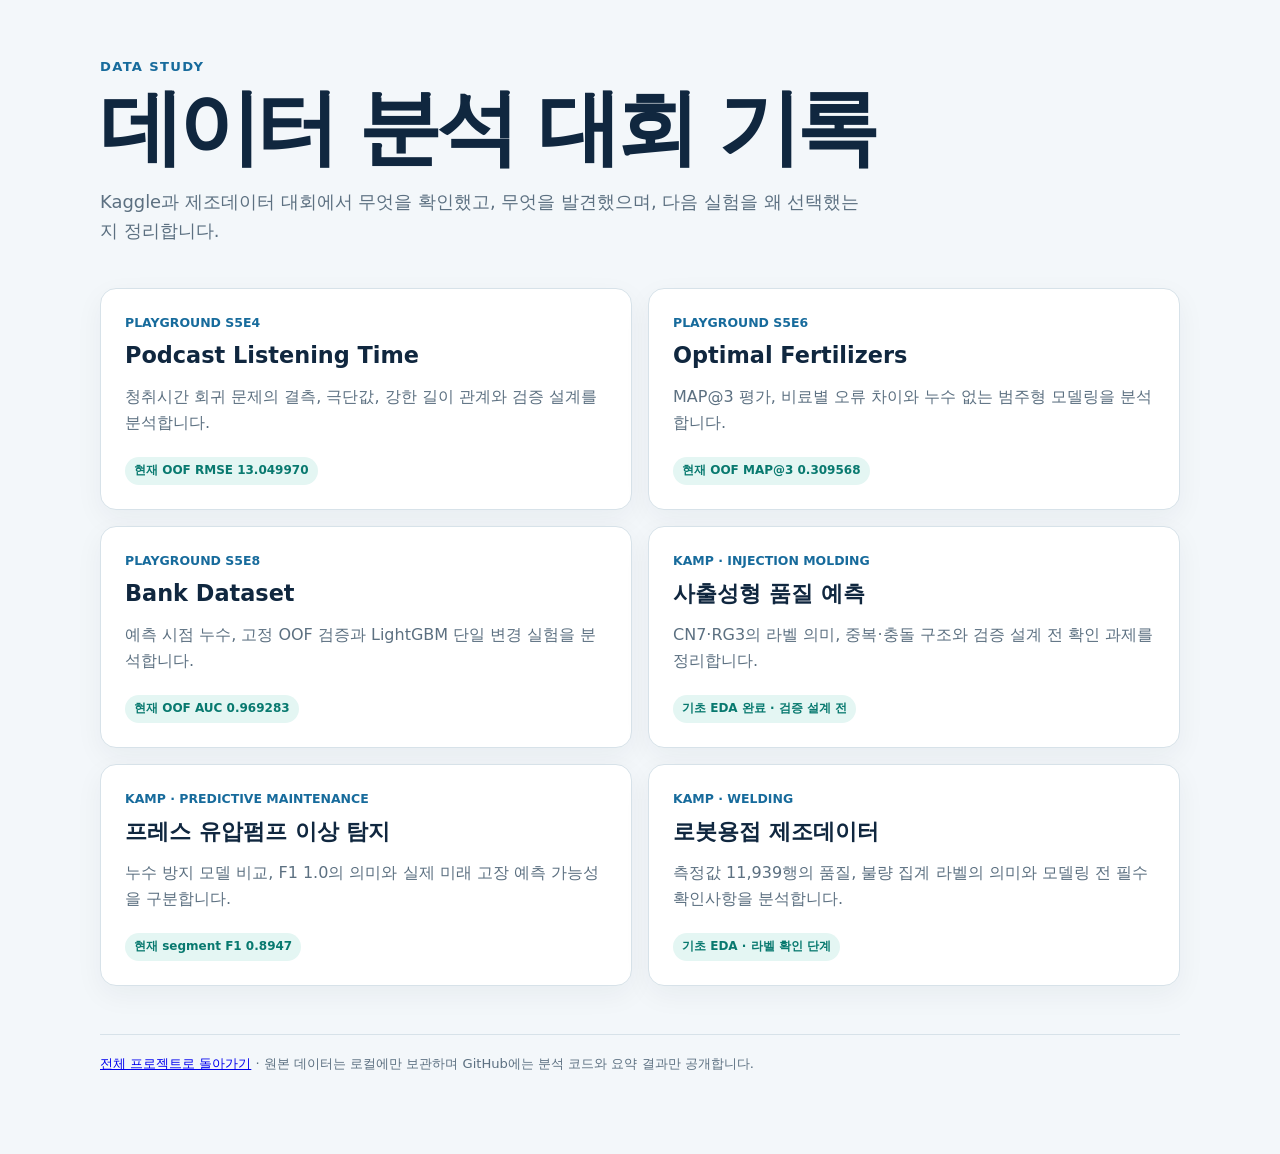
<file: docs/index.html>
<!doctype html>
<html lang="ko">
<head>
  <meta charset="utf-8">
  <meta name="viewport" content="width=device-width,initial-scale=1">
  <meta name="description" content="데이터 분석 대회 학습 기록">
  <title>Data Study · 데이터 분석 대회 기록</title>
  <style>
    :root{--ink:#10273f;--muted:#5c7081;--paper:#f3f7fa;--card:#fff;--line:#d7e2e9;--blue:#176b9c;--cyan:#27a8a1}
    *{box-sizing:border-box}body{margin:0;background:var(--paper);color:var(--ink);font:16px/1.65 Inter,"Noto Sans KR",system-ui,sans-serif}
    main{width:min(1080px,calc(100% - 32px));margin:auto;padding:56px 0 80px}.eyebrow{font-size:.82rem;font-weight:800;letter-spacing:.1em;color:var(--blue)}
    h1{font-size:clamp(2.5rem,7vw,5.2rem);line-height:1;letter-spacing:-.06em;margin:.5rem 0 1rem}.lead{max-width:760px;color:var(--muted);font-size:1.12rem}
    .grid{display:grid;grid-template-columns:repeat(2,1fr);gap:16px;margin-top:42px}.card{display:flex;flex-direction:column;text-decoration:none;color:inherit;background:var(--card);border:1px solid var(--line);border-radius:16px;padding:24px;box-shadow:0 9px 28px rgba(16,39,63,.05);transition:.18s ease}
    .card:hover,.card:focus-visible{transform:translateY(-3px);border-color:var(--cyan);box-shadow:0 13px 34px rgba(16,39,63,.1)}.tag{font-size:.78rem;color:var(--blue);font-weight:800}.card h2{font-size:1.4rem;line-height:1.25;margin:.5rem 0}.card p{color:var(--muted);margin:.4rem 0;flex:1}.status{align-self:flex-start;margin-top:14px;padding:4px 9px;border-radius:999px;background:#e4f6f3;color:#08796f;font-size:.75rem;font-weight:800}
    footer{margin-top:48px;padding-top:18px;border-top:1px solid var(--line);font-size:.82rem;color:var(--muted)}@media(max-width:820px){.grid{grid-template-columns:1fr 1fr}}@media(max-width:620px){main{padding-top:34px}.grid{grid-template-columns:1fr}}
  </style>
</head>
<body><main>
  <div class="eyebrow">DATA STUDY</div>
  <h1>데이터 분석 대회 기록</h1>
  <p class="lead">Kaggle과 제조데이터 대회에서 무엇을 확인했고, 무엇을 발견했으며, 다음 실험을 왜 선택했는지 정리합니다.</p>
  <section class="grid" aria-label="대회 리포트">
    <a class="card" href="playground-series-s5e4/"><div class="tag">PLAYGROUND S5E4</div><h2>Podcast Listening Time</h2><p>청취시간 회귀 문제의 결측, 극단값, 강한 길이 관계와 검증 설계를 분석합니다.</p><span class="status">현재 OOF RMSE 13.049970</span></a>
    <a class="card" href="playground-series-s5e6/"><div class="tag">PLAYGROUND S5E6</div><h2>Optimal Fertilizers</h2><p>MAP@3 평가, 비료별 오류 차이와 누수 없는 범주형 모델링을 분석합니다.</p><span class="status">현재 OOF MAP@3 0.309568</span></a>
    <a class="card" href="bank/"><div class="tag">PLAYGROUND S5E8</div><h2>Bank Dataset</h2><p>예측 시점 누수, 고정 OOF 검증과 LightGBM 단일 변경 실험을 분석합니다.</p><span class="status">현재 OOF AUC 0.969283</span></a>
    <a class="card" href="kamp_data_1/"><div class="tag">KAMP · INJECTION MOLDING</div><h2>사출성형 품질 예측</h2><p>CN7·RG3의 라벨 의미, 중복·충돌 구조와 검증 설계 전 확인 과제를 정리합니다.</p><span class="status">기초 EDA 완료 · 검증 설계 전</span></a>
    <a class="card" href="kamp_data_3/"><div class="tag">KAMP · PREDICTIVE MAINTENANCE</div><h2>프레스 유압펌프 이상 탐지</h2><p>누수 방지 모델 비교, F1 1.0의 의미와 실제 미래 고장 예측 가능성을 구분합니다.</p><span class="status">현재 segment F1 0.8947</span></a>
    <a class="card" href="welding-manufacturing/"><div class="tag">KAMP · WELDING</div><h2>로봇용접 제조데이터</h2><p>측정값 11,939행의 품질, 불량 집계 라벨의 의미와 모델링 전 필수 확인사항을 분석합니다.</p><span class="status">기초 EDA · 라벨 확인 단계</span></a>
  </section>
  <footer><a href="https://yunseo326.github.io/">전체 프로젝트로 돌아가기</a> · 원본 데이터는 로컬에만 보관하며 GitHub에는 분석 코드와 요약 결과만 공개합니다.</footer>
</main></body>
</html>
</file>
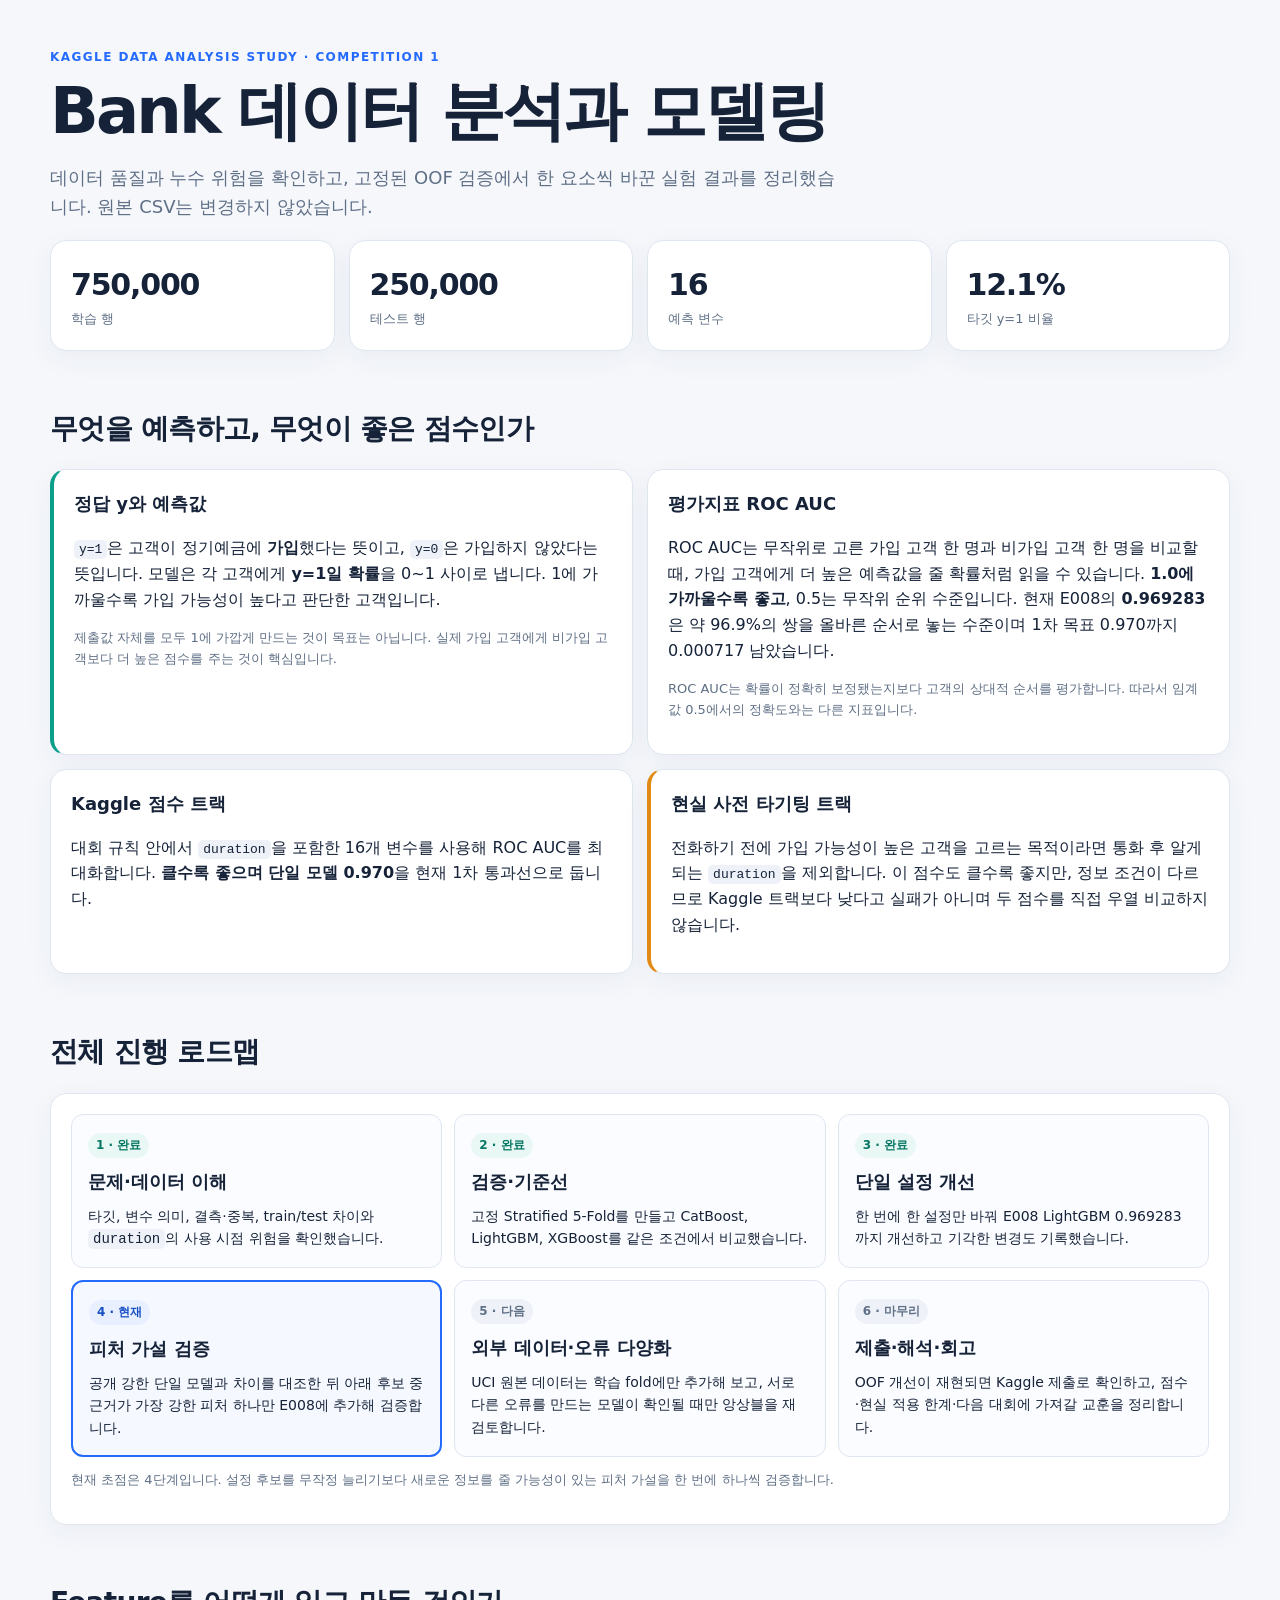
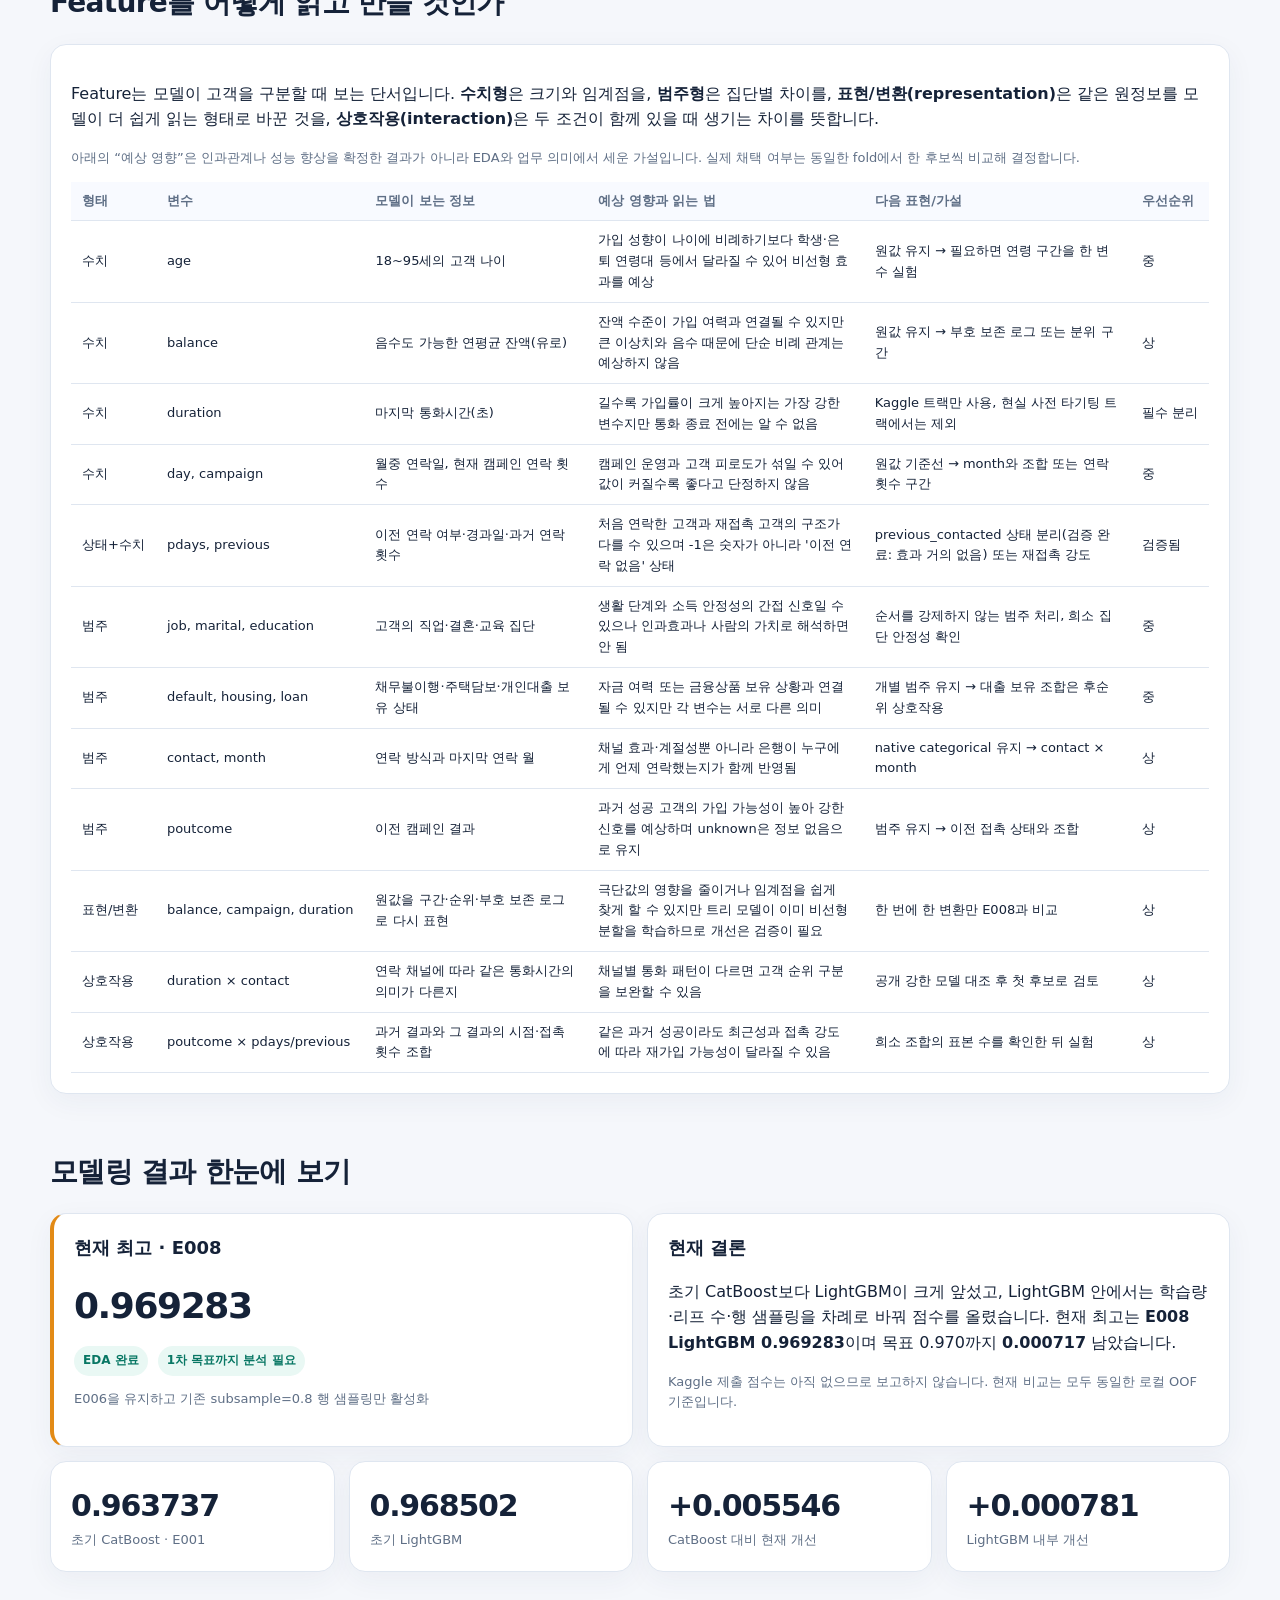
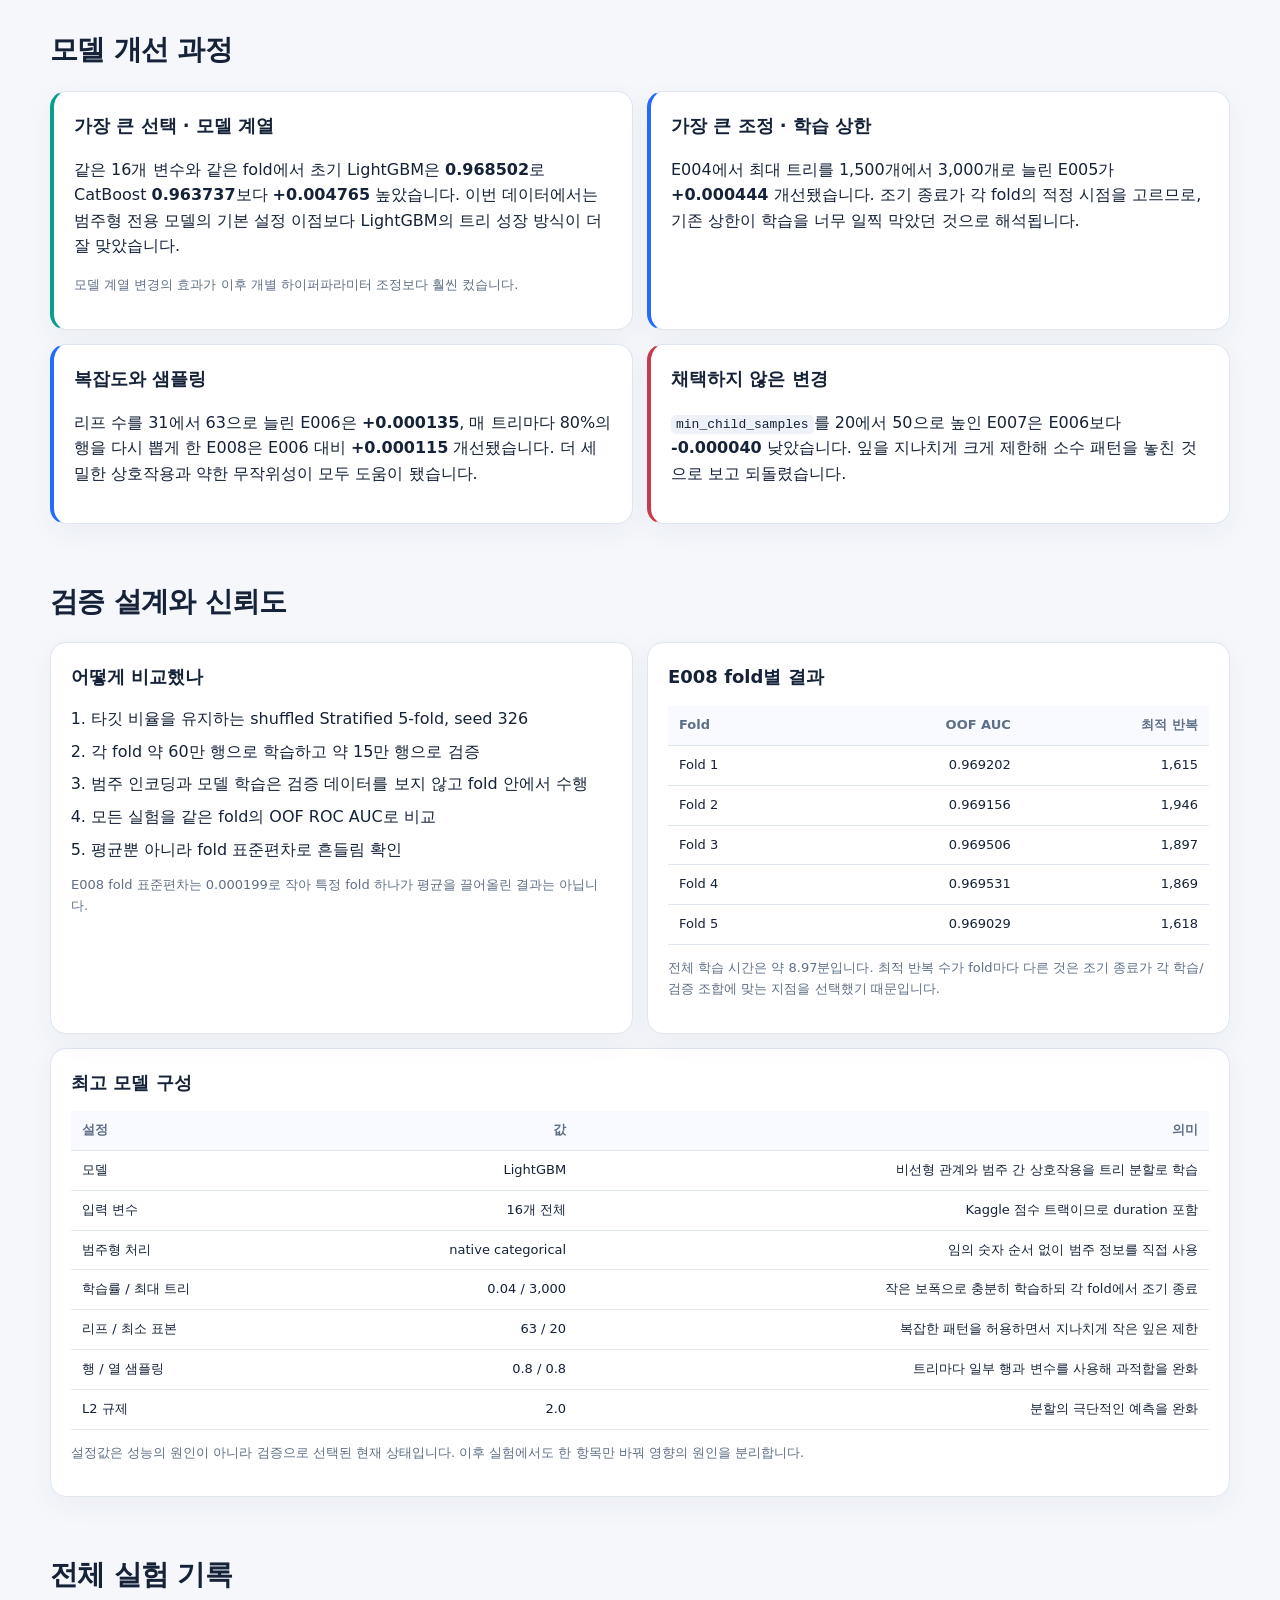
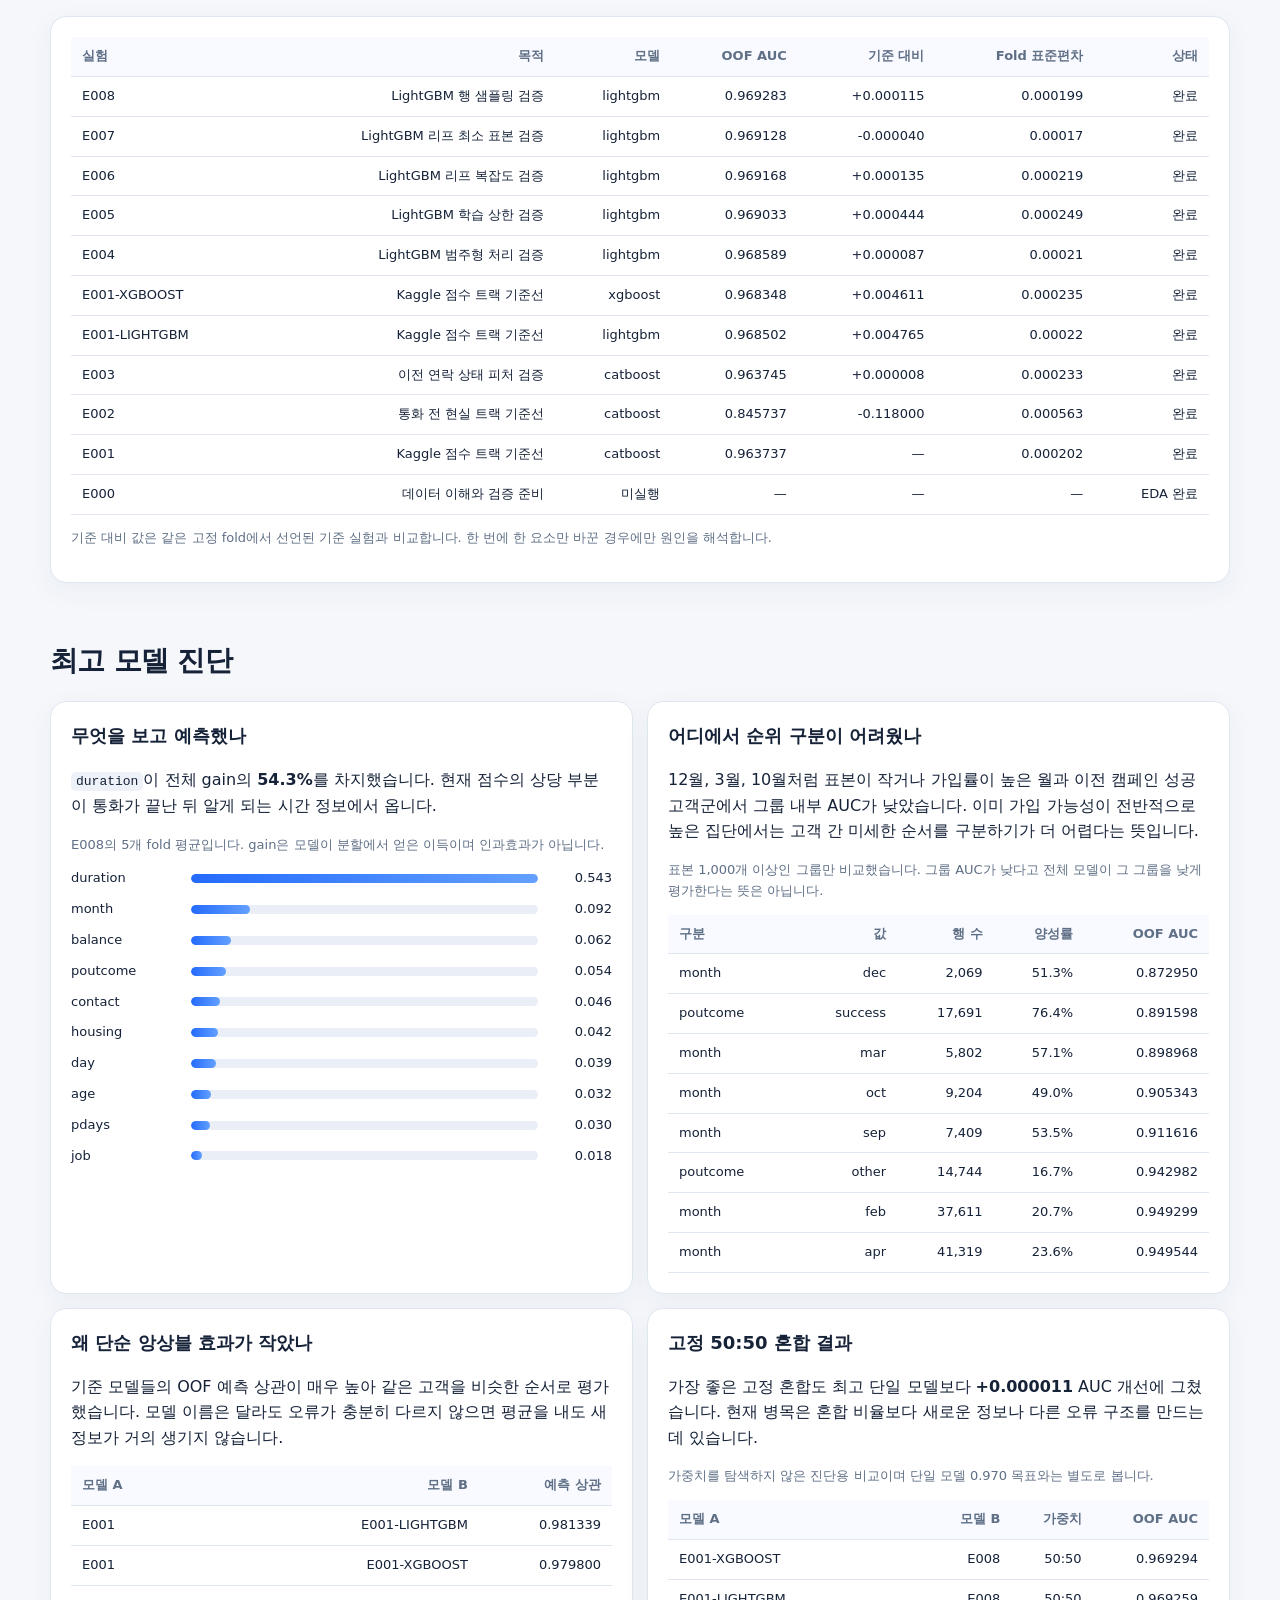
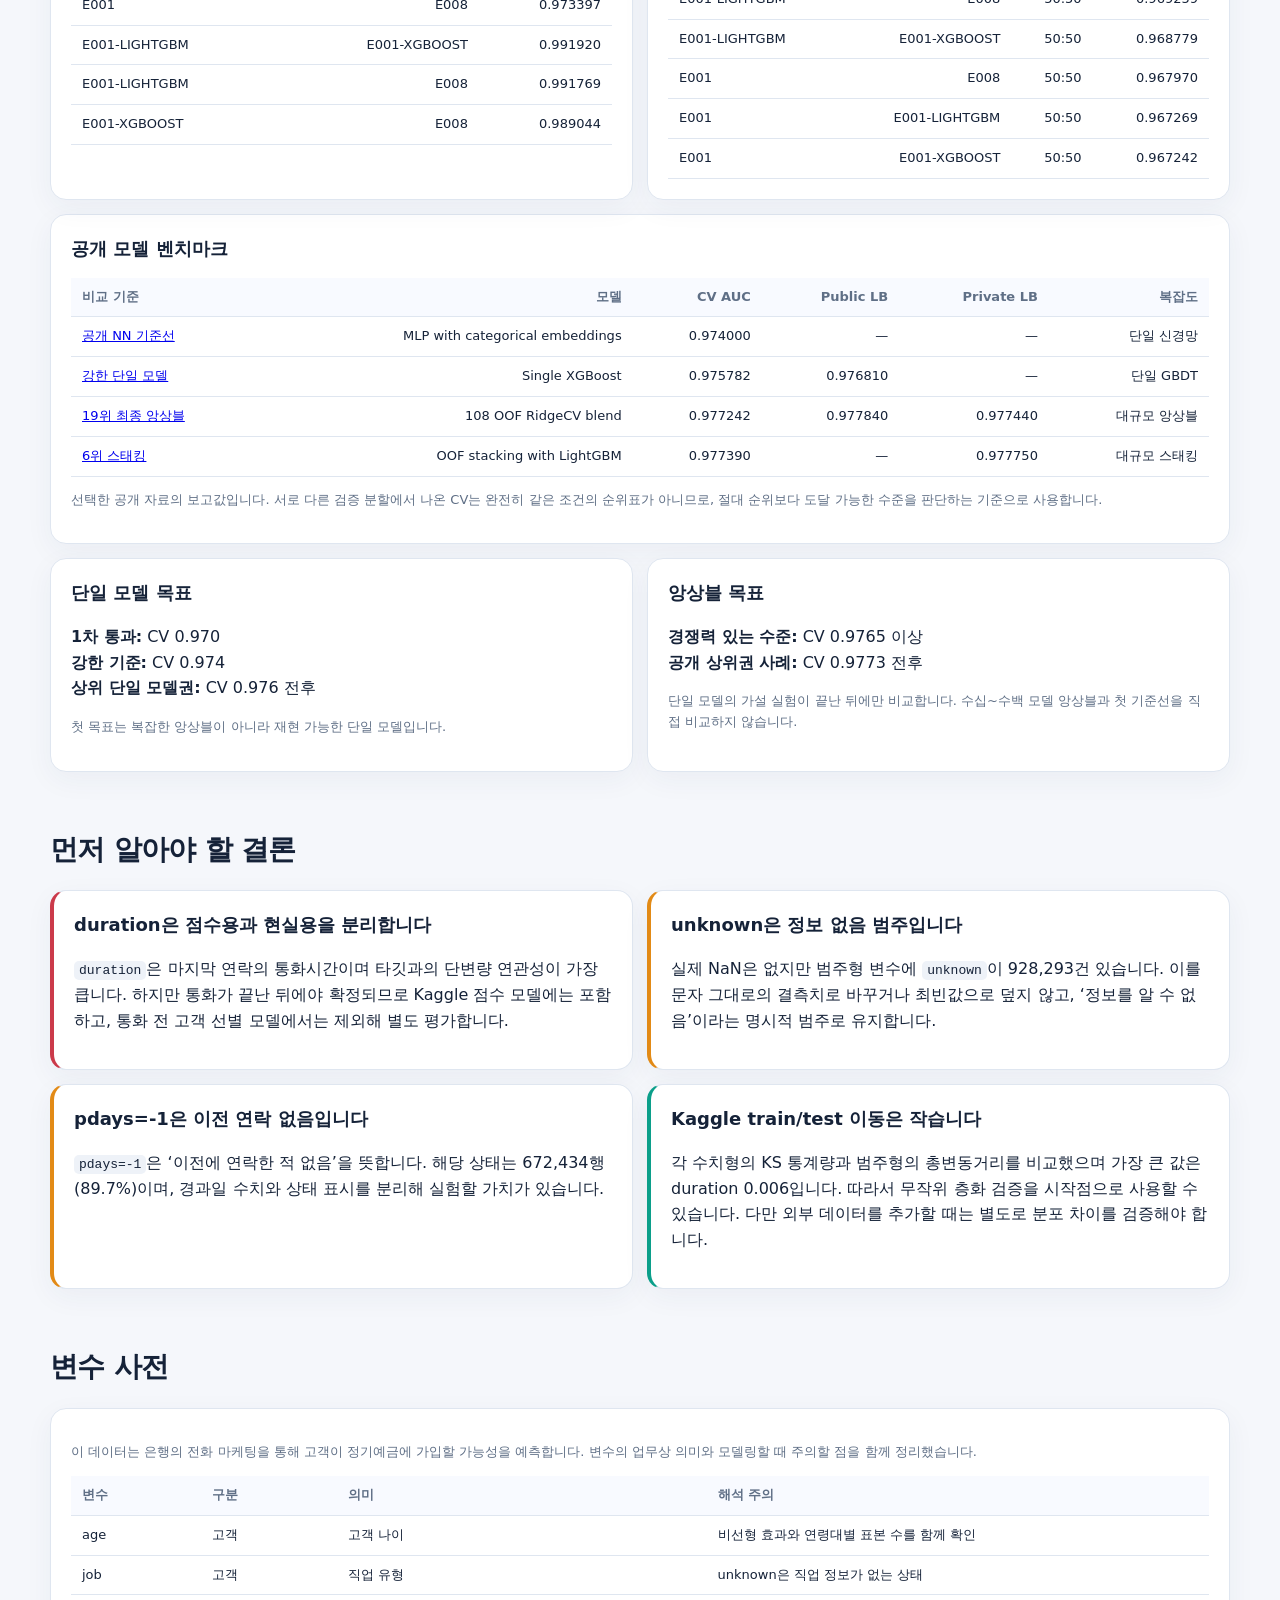
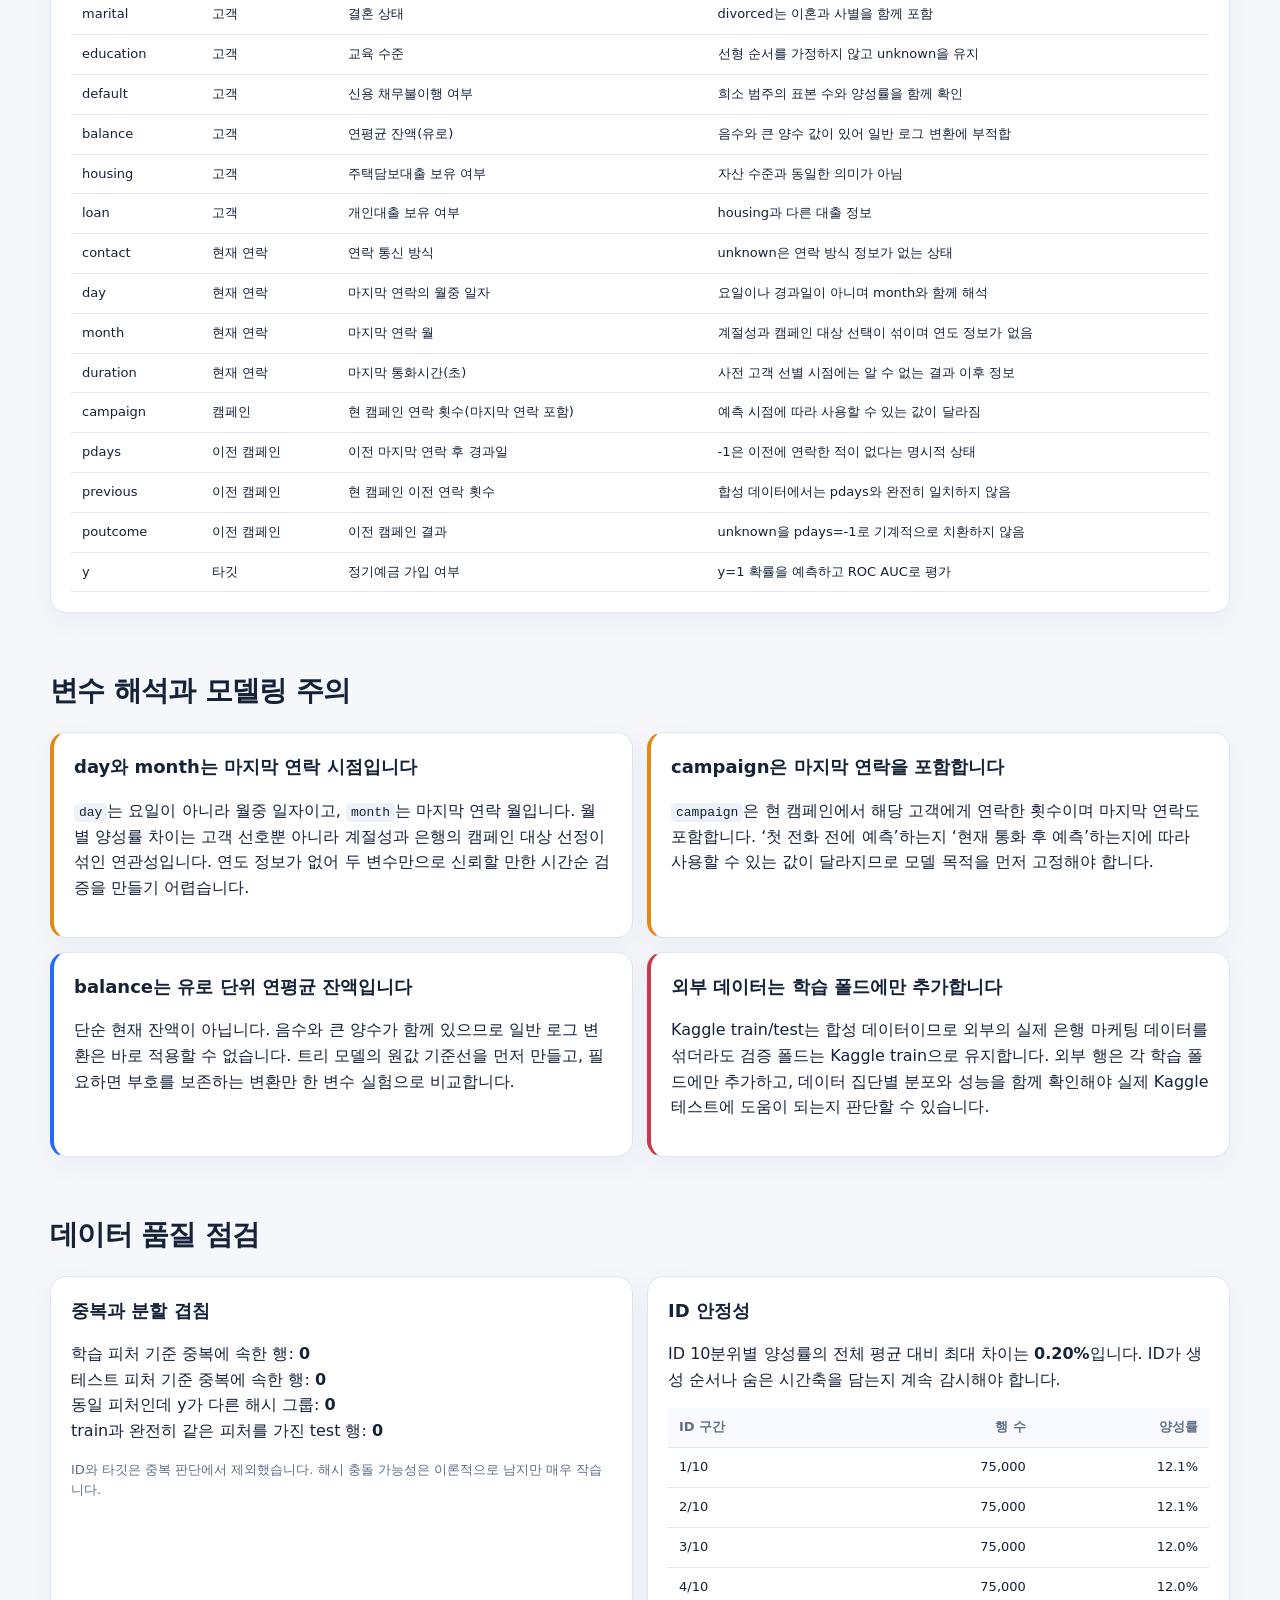
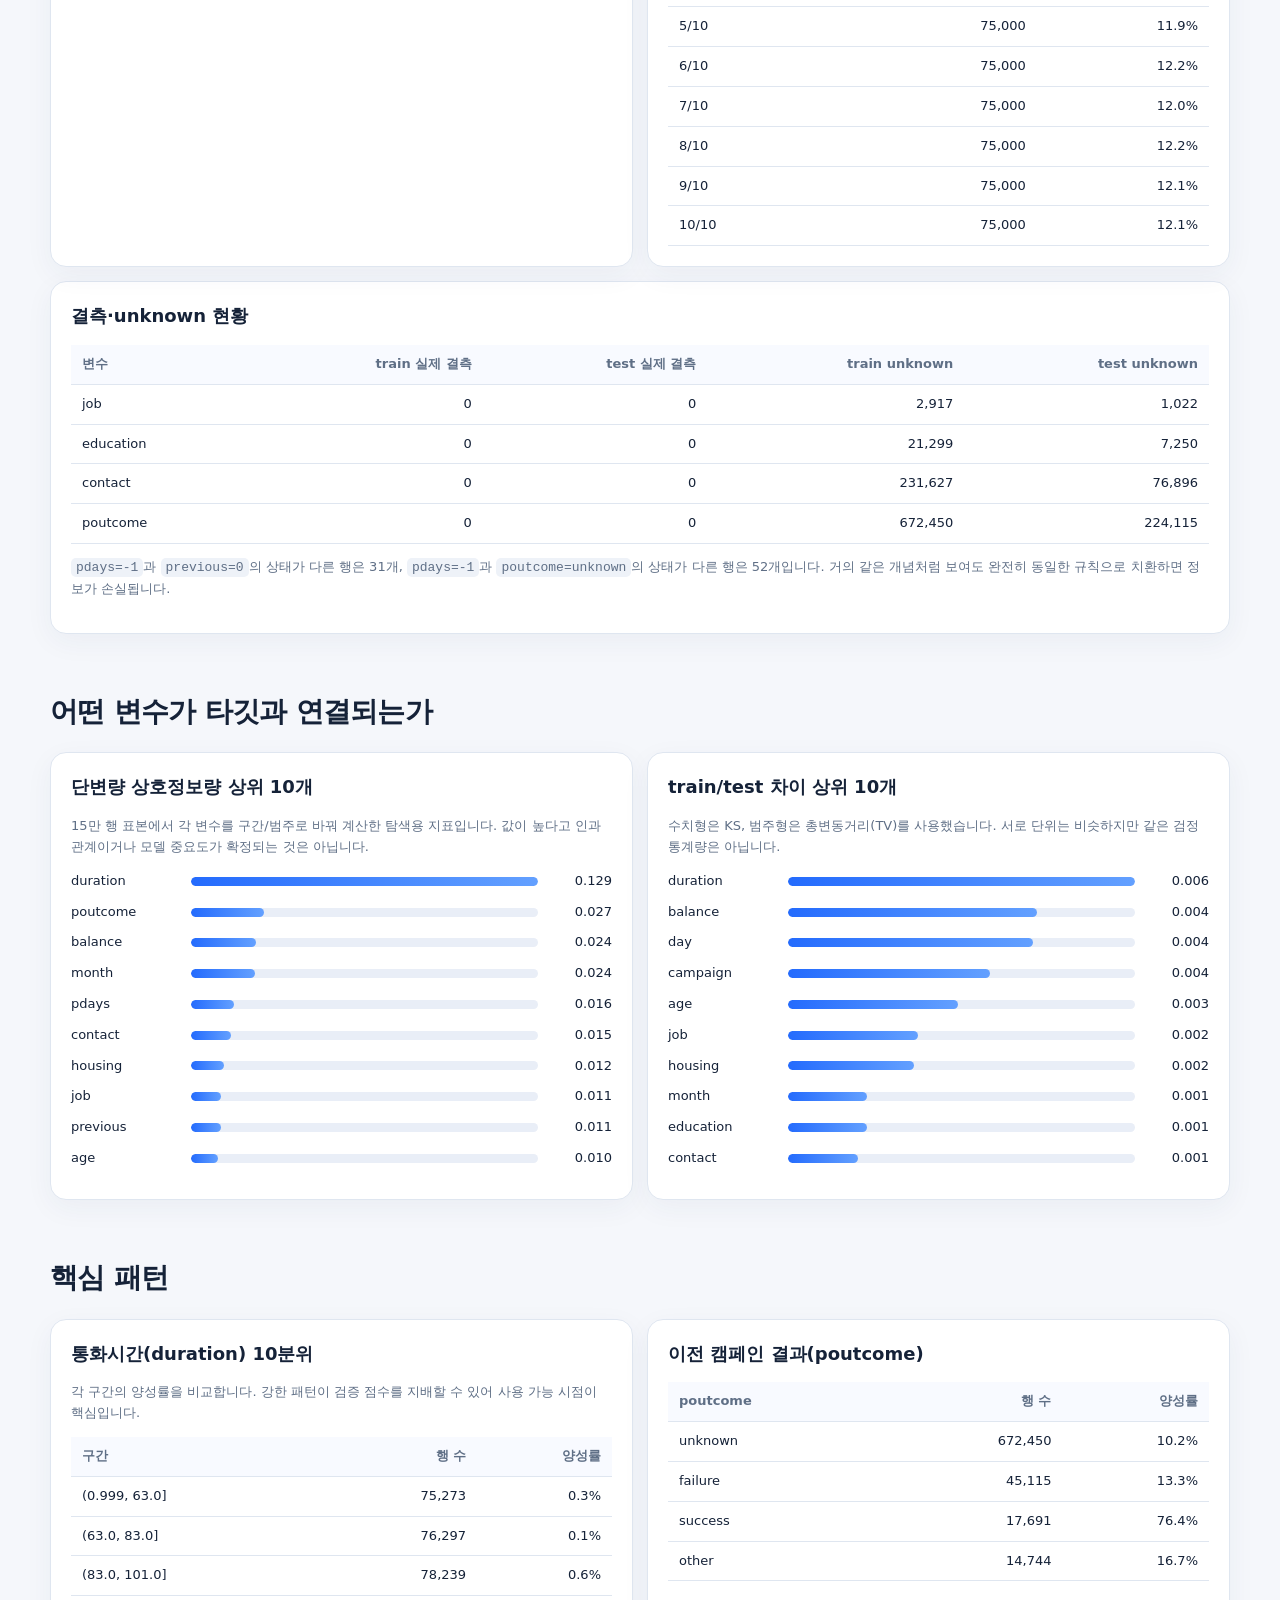
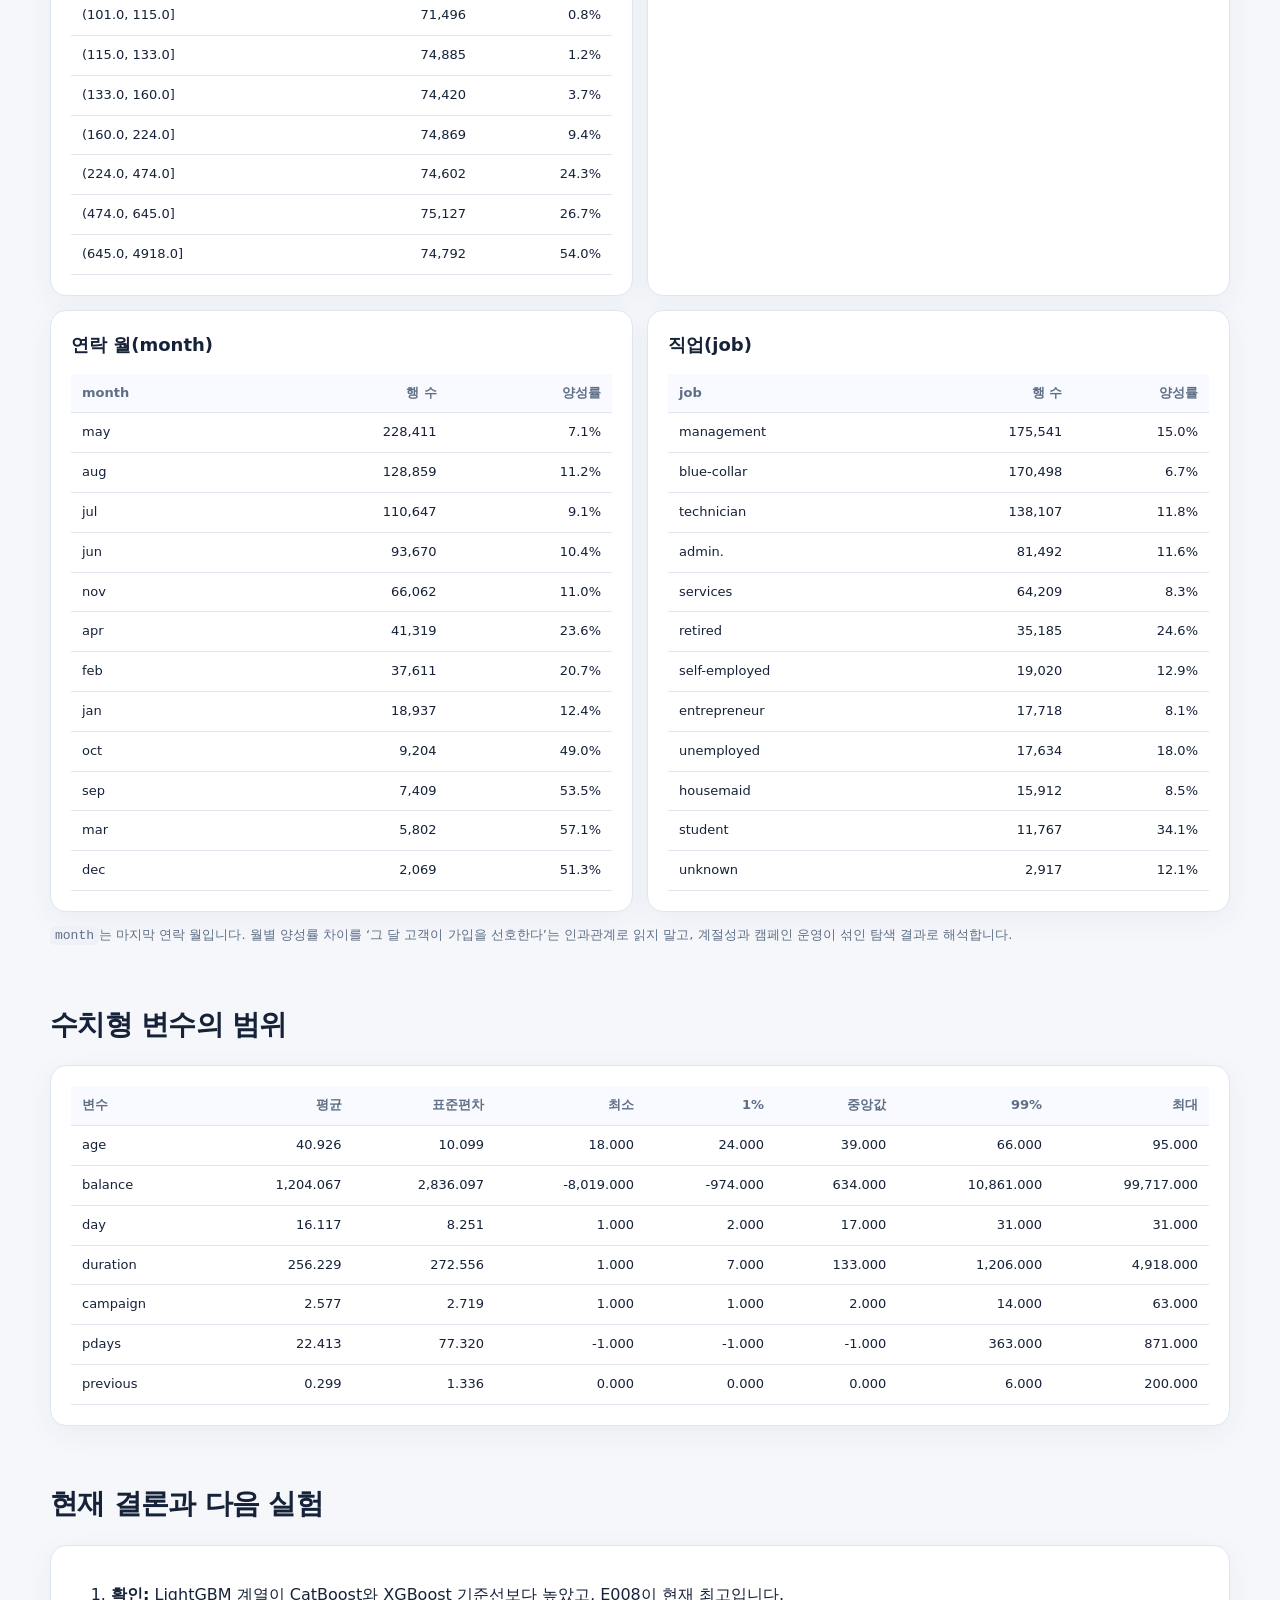
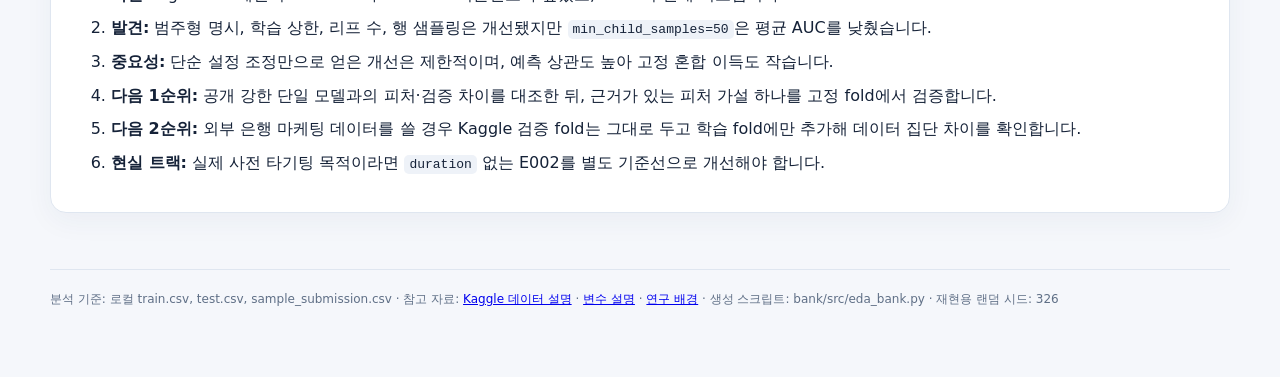
<file: bank/docs/index.html>
<!doctype html><html lang="ko"><head><meta charset="utf-8"><meta name="viewport" content="width=device-width,initial-scale=1"><meta name="description" content="Bank Kaggle 데이터 분석과 모델링 실험"><title>Bank 데이터 분석과 모델링</title><style>
    :root{--bg:#f5f7fb;--card:#fff;--ink:#152238;--muted:#5f6f86;--line:#dfe6f0;--blue:#246bfd;--teal:#0b9f8a;--amber:#e28a16;--red:#cb3a4a}
    *{box-sizing:border-box}body{margin:0;background:var(--bg);color:var(--ink);font-family:Inter,"Noto Sans KR",system-ui,sans-serif;line-height:1.6}
    main{width:min(1180px,calc(100% - 32px));margin:auto;padding:48px 0 72px}.eyebrow{color:var(--blue);font-weight:800;font-size:12px;letter-spacing:.12em;text-transform:uppercase}
    h1{font-size:clamp(36px,6vw,64px);line-height:1.08;letter-spacing:-.045em;margin:10px 0 14px}.lead{font-size:18px;color:var(--muted);max-width:800px}
    h2{font-size:28px;letter-spacing:-.025em;margin:56px 0 18px}h3{margin:0 0 14px;font-size:18px}.grid{display:grid;grid-template-columns:repeat(4,1fr);gap:14px}.two{grid-template-columns:repeat(2,1fr)}
    .card,article{background:var(--card);border:1px solid var(--line);border-radius:16px;padding:20px;box-shadow:0 8px 28px rgba(33,56,93,.05)}.metric{font-size:30px;font-weight:800;letter-spacing:-.04em}.label,.note{color:var(--muted);font-size:13px}
    .finding{border-left:4px solid var(--blue)}.warning{border-left-color:var(--amber)}.risk{border-left-color:var(--red)}.good{border-left-color:var(--teal)}
    .status-line{display:flex;align-items:center;gap:10px;margin-top:12px}.pill{display:inline-flex;padding:5px 9px;border-radius:999px;background:#e9f8f4;color:#087764;font-size:12px;font-weight:800}.pending{background:#fff3df;color:#9a5a05}.score-empty{font-size:36px;font-weight:800;letter-spacing:-.04em}.rule-list{margin:0;padding-left:20px}.rule-list li{margin:7px 0}
    .table-wrap{overflow-x:auto}table{width:100%;border-collapse:collapse;font-size:13px}th,td{padding:9px 11px;border-bottom:1px solid var(--line);text-align:right;white-space:nowrap}th{color:var(--muted);font-weight:700;background:#f8faff}th:first-child,td:first-child{text-align:left}.dictionary th,.dictionary td{text-align:left}.dictionary td:nth-child(3),.dictionary td:nth-child(4){white-space:normal;min-width:220px}
    .feature-guide td:nth-child(4),.feature-guide td:nth-child(5){white-space:normal;min-width:260px}.roadmap{display:grid;grid-template-columns:repeat(3,1fr);gap:12px}.road-step{border:1px solid var(--line);border-radius:12px;padding:16px;background:#fbfcff}.road-step span{display:inline-flex;margin-bottom:10px;padding:3px 8px;border-radius:999px;font-size:12px;font-weight:800}.road-step h3{margin-bottom:8px}.road-step p{margin:0;font-size:14px}.road-step.done span{background:#e9f8f4;color:#087764}.road-step.now{border:2px solid var(--blue);background:#f5f8ff}.road-step.now span{background:#e8efff;color:#174fc4}.road-step.next span{background:#eef2f8;color:var(--muted)}
    .bar-row{display:grid;grid-template-columns:110px 1fr 64px;gap:10px;align-items:center;margin:10px 0;font-size:13px}.bar-track{height:9px;background:#e9eef7;border-radius:9px;overflow:hidden}.bar-track span{display:block;height:100%;background:linear-gradient(90deg,var(--blue),#63a0ff);border-radius:9px}.bar-value{text-align:right;font-variant-numeric:tabular-nums}
    code{background:#eef2f8;padding:2px 5px;border-radius:5px}ol li{margin:8px 0}.small{font-size:12px;color:var(--muted)}footer{margin-top:56px;padding-top:20px;border-top:1px solid var(--line);color:var(--muted);font-size:12px}
    @media(max-width:820px){.grid,.two{grid-template-columns:1fr 1fr}.roadmap{grid-template-columns:repeat(2,1fr)}}@media(max-width:560px){main{padding-top:28px}.grid,.two,.roadmap{grid-template-columns:1fr}.bar-row{grid-template-columns:88px 1fr 58px}h2{margin-top:42px}}
    </style></head>
    <body><main><div class="eyebrow">Kaggle Data Analysis Study · Competition 1</div><h1>Bank 데이터 분석과 모델링</h1>
    <p class="lead">데이터 품질과 누수 위험을 확인하고, 고정된 OOF 검증에서 한 요소씩 바꾼 실험 결과를 정리했습니다. 원본 CSV는 변경하지 않았습니다.</p>
    <section class="grid"><div class="card"><div class="metric">750,000</div><div class="label">학습 행</div></div><div class="card"><div class="metric">250,000</div><div class="label">테스트 행</div></div><div class="card"><div class="metric">16</div><div class="label">예측 변수</div></div><div class="card"><div class="metric">12.1%</div><div class="label">타깃 y=1 비율</div></div></section>

    <h2>무엇을 예측하고, 무엇이 좋은 점수인가</h2><section class="grid two">
      <article class="finding good"><h3>정답 y와 예측값</h3><p><code>y=1</code>은 고객이 정기예금에 <strong>가입</strong>했다는 뜻이고, <code>y=0</code>은 가입하지 않았다는 뜻입니다. 모델은 각 고객에게 <strong>y=1일 확률</strong>을 0~1 사이로 냅니다. 1에 가까울수록 가입 가능성이 높다고 판단한 고객입니다.</p><p class="note">제출값 자체를 모두 1에 가깝게 만드는 것이 목표는 아닙니다. 실제 가입 고객에게 비가입 고객보다 더 높은 점수를 주는 것이 핵심입니다.</p></article>
      <article><h3>평가지표 ROC AUC</h3><p>ROC AUC는 무작위로 고른 가입 고객 한 명과 비가입 고객 한 명을 비교할 때, 가입 고객에게 더 높은 예측값을 줄 확률처럼 읽을 수 있습니다. <strong>1.0에 가까울수록 좋고</strong>, 0.5는 무작위 순위 수준입니다. 현재 E008의 <strong>0.969283</strong>은 약 96.9%의 쌍을 올바른 순서로 놓는 수준이며 1차 목표 0.970까지 0.000717 남았습니다.</p><p class="note">ROC AUC는 확률이 정확히 보정됐는지보다 고객의 상대적 순서를 평가합니다. 따라서 임계값 0.5에서의 정확도와는 다른 지표입니다.</p></article>
    </section>
    <section class="grid two" style="margin-top:14px">
      <article><h3>Kaggle 점수 트랙</h3><p>대회 규칙 안에서 <code>duration</code>을 포함한 16개 변수를 사용해 ROC AUC를 최대화합니다. <strong>클수록 좋으며 단일 모델 0.970</strong>을 현재 1차 통과선으로 둡니다.</p></article>
      <article class="finding warning"><h3>현실 사전 타기팅 트랙</h3><p>전화하기 전에 가입 가능성이 높은 고객을 고르는 목적이라면 통화 후 알게 되는 <code>duration</code>을 제외합니다. 이 점수도 클수록 좋지만, 정보 조건이 다르므로 Kaggle 트랙보다 낮다고 실패가 아니며 두 점수를 직접 우열 비교하지 않습니다.</p></article>
    </section>

    <h2>전체 진행 로드맵</h2><article><div class="roadmap">
      <div class="road-step done"><span>1 · 완료</span><h3>문제·데이터 이해</h3><p>타깃, 변수 의미, 결측·중복, train/test 차이와 <code>duration</code>의 사용 시점 위험을 확인했습니다.</p></div>
      <div class="road-step done"><span>2 · 완료</span><h3>검증·기준선</h3><p>고정 Stratified 5-Fold를 만들고 CatBoost, LightGBM, XGBoost를 같은 조건에서 비교했습니다.</p></div>
      <div class="road-step done"><span>3 · 완료</span><h3>단일 설정 개선</h3><p>한 번에 한 설정만 바꿔 E008 LightGBM 0.969283까지 개선하고 기각한 변경도 기록했습니다.</p></div>
      <div class="road-step now"><span>4 · 현재</span><h3>피처 가설 검증</h3><p>공개 강한 단일 모델과 차이를 대조한 뒤 아래 후보 중 근거가 가장 강한 피처 하나만 E008에 추가해 검증합니다.</p></div>
      <div class="road-step next"><span>5 · 다음</span><h3>외부 데이터·오류 다양화</h3><p>UCI 원본 데이터는 학습 fold에만 추가해 보고, 서로 다른 오류를 만드는 모델이 확인될 때만 앙상블을 재검토합니다.</p></div>
      <div class="road-step next"><span>6 · 마무리</span><h3>제출·해석·회고</h3><p>OOF 개선이 재현되면 Kaggle 제출로 확인하고, 점수·현실 적용 한계·다음 대회에 가져갈 교훈을 정리합니다.</p></div>
    </div><p class="note">현재 초점은 4단계입니다. 설정 후보를 무작정 늘리기보다 새로운 정보를 줄 가능성이 있는 피처 가설을 한 번에 하나씩 검증합니다.</p></article>

    <h2>Feature를 어떻게 읽고 만들 것인가</h2><article><p>Feature는 모델이 고객을 구분할 때 보는 단서입니다. <strong>수치형</strong>은 크기와 임계점을, <strong>범주형</strong>은 집단별 차이를, <strong>표현/변환(representation)</strong>은 같은 원정보를 모델이 더 쉽게 읽는 형태로 바꾼 것을, <strong>상호작용(interaction)</strong>은 두 조건이 함께 있을 때 생기는 차이를 뜻합니다.</p><p class="note">아래의 “예상 영향”은 인과관계나 성능 향상을 확정한 결과가 아니라 EDA와 업무 의미에서 세운 가설입니다. 실제 채택 여부는 동일한 fold에서 한 후보씩 비교해 결정합니다.</p><div class="table-wrap"><table class="dictionary feature-guide"><thead><tr><th>형태</th><th>변수</th><th>모델이 보는 정보</th><th>예상 영향과 읽는 법</th><th>다음 표현/가설</th><th>우선순위</th></tr></thead><tbody><tr><td>수치</td><td>age</td><td>18~95세의 고객 나이</td><td>가입 성향이 나이에 비례하기보다 학생·은퇴 연령대 등에서 달라질 수 있어 비선형 효과를 예상</td><td>원값 유지 → 필요하면 연령 구간을 한 변수 실험</td><td>중</td></tr><tr><td>수치</td><td>balance</td><td>음수도 가능한 연평균 잔액(유로)</td><td>잔액 수준이 가입 여력과 연결될 수 있지만 큰 이상치와 음수 때문에 단순 비례 관계는 예상하지 않음</td><td>원값 유지 → 부호 보존 로그 또는 분위 구간</td><td>상</td></tr><tr><td>수치</td><td>duration</td><td>마지막 통화시간(초)</td><td>길수록 가입률이 크게 높아지는 가장 강한 변수지만 통화 종료 전에는 알 수 없음</td><td>Kaggle 트랙만 사용, 현실 사전 타기팅 트랙에서는 제외</td><td>필수 분리</td></tr><tr><td>수치</td><td>day, campaign</td><td>월중 연락일, 현재 캠페인 연락 횟수</td><td>캠페인 운영과 고객 피로도가 섞일 수 있어 값이 커질수록 좋다고 단정하지 않음</td><td>원값 기준선 → month와 조합 또는 연락 횟수 구간</td><td>중</td></tr><tr><td>상태+수치</td><td>pdays, previous</td><td>이전 연락 여부·경과일·과거 연락 횟수</td><td>처음 연락한 고객과 재접촉 고객의 구조가 다를 수 있으며 -1은 숫자가 아니라 &#x27;이전 연락 없음&#x27; 상태</td><td>previous_contacted 상태 분리(검증 완료: 효과 거의 없음) 또는 재접촉 강도</td><td>검증됨</td></tr><tr><td>범주</td><td>job, marital, education</td><td>고객의 직업·결혼·교육 집단</td><td>생활 단계와 소득 안정성의 간접 신호일 수 있으나 인과효과나 사람의 가치로 해석하면 안 됨</td><td>순서를 강제하지 않는 범주 처리, 희소 집단 안정성 확인</td><td>중</td></tr><tr><td>범주</td><td>default, housing, loan</td><td>채무불이행·주택담보·개인대출 보유 상태</td><td>자금 여력 또는 금융상품 보유 상황과 연결될 수 있지만 각 변수는 서로 다른 의미</td><td>개별 범주 유지 → 대출 보유 조합은 후순위 상호작용</td><td>중</td></tr><tr><td>범주</td><td>contact, month</td><td>연락 방식과 마지막 연락 월</td><td>채널 효과·계절성뿐 아니라 은행이 누구에게 언제 연락했는지가 함께 반영됨</td><td>native categorical 유지 → contact × month</td><td>상</td></tr><tr><td>범주</td><td>poutcome</td><td>이전 캠페인 결과</td><td>과거 성공 고객의 가입 가능성이 높아 강한 신호를 예상하며 unknown은 정보 없음으로 유지</td><td>범주 유지 → 이전 접촉 상태와 조합</td><td>상</td></tr><tr><td>표현/변환</td><td>balance, campaign, duration</td><td>원값을 구간·순위·부호 보존 로그로 다시 표현</td><td>극단값의 영향을 줄이거나 임계점을 쉽게 찾게 할 수 있지만 트리 모델이 이미 비선형 분할을 학습하므로 개선은 검증이 필요</td><td>한 번에 한 변환만 E008과 비교</td><td>상</td></tr><tr><td>상호작용</td><td>duration × contact</td><td>연락 채널에 따라 같은 통화시간의 의미가 다른지</td><td>채널별 통화 패턴이 다르면 고객 순위 구분을 보완할 수 있음</td><td>공개 강한 모델 대조 후 첫 후보로 검토</td><td>상</td></tr><tr><td>상호작용</td><td>poutcome × pdays/previous</td><td>과거 결과와 그 결과의 시점·접촉 횟수 조합</td><td>같은 과거 성공이라도 최근성과 접촉 강도에 따라 재가입 가능성이 달라질 수 있음</td><td>희소 조합의 표본 수를 확인한 뒤 실험</td><td>상</td></tr></tbody></table></div></article>

    <h2>모델링 결과 한눈에 보기</h2><section class="grid two">
      <article class="finding warning"><h3>현재 최고 · E008</h3><div class="score-empty">0.969283</div><div class="status-line"><span class="pill">EDA 완료</span><span class="pill">1차 목표까지 분석 필요</span></div><p class="note">E006을 유지하고 기존 subsample=0.8 행 샘플링만 활성화</p></article>
      <article><h3>현재 결론</h3><p>초기 CatBoost보다 LightGBM이 크게 앞섰고, LightGBM 안에서는 학습량·리프 수·행 샘플링을 차례로 바꿔 점수를 올렸습니다. 현재 최고는 <strong>E008 LightGBM 0.969283</strong>이며 목표 0.970까지 <strong>0.000717</strong> 남았습니다.</p><p class="note">Kaggle 제출 점수는 아직 없으므로 보고하지 않습니다. 현재 비교는 모두 동일한 로컬 OOF 기준입니다.</p></article>
    </section>
    <section class="grid" style="margin-top:14px"><div class="card"><div class="metric">0.963737</div><div class="label">초기 CatBoost · E001</div></div><div class="card"><div class="metric">0.968502</div><div class="label">초기 LightGBM</div></div><div class="card"><div class="metric">+0.005546</div><div class="label">CatBoost 대비 현재 개선</div></div><div class="card"><div class="metric">+0.000781</div><div class="label">LightGBM 내부 개선</div></div></section>

    <h2>모델 개선 과정</h2><section class="grid two">
      <article class="finding good"><h3>가장 큰 선택 · 모델 계열</h3><p>같은 16개 변수와 같은 fold에서 초기 LightGBM은 <strong>0.968502</strong>로 CatBoost <strong>0.963737</strong>보다 <strong>+0.004765</strong> 높았습니다. 이번 데이터에서는 범주형 전용 모델의 기본 설정 이점보다 LightGBM의 트리 성장 방식이 더 잘 맞았습니다.</p><p class="note">모델 계열 변경의 효과가 이후 개별 하이퍼파라미터 조정보다 훨씬 컸습니다.</p></article>
      <article class="finding"><h3>가장 큰 조정 · 학습 상한</h3><p>E004에서 최대 트리를 1,500개에서 3,000개로 늘린 E005가 <strong>+0.000444</strong> 개선됐습니다. 조기 종료가 각 fold의 적정 시점을 고르므로, 기존 상한이 학습을 너무 일찍 막았던 것으로 해석됩니다.</p></article>
      <article class="finding"><h3>복잡도와 샘플링</h3><p>리프 수를 31에서 63으로 늘린 E006은 <strong>+0.000135</strong>, 매 트리마다 80%의 행을 다시 뽑게 한 E008은 E006 대비 <strong>+0.000115</strong> 개선됐습니다. 더 세밀한 상호작용과 약한 무작위성이 모두 도움이 됐습니다.</p></article>
      <article class="finding risk"><h3>채택하지 않은 변경</h3><p><code>min_child_samples</code>를 20에서 50으로 높인 E007은 E006보다 <strong>-0.000040</strong> 낮았습니다. 잎을 지나치게 크게 제한해 소수 패턴을 놓친 것으로 보고 되돌렸습니다.</p></article>
    </section>

    <h2>검증 설계와 신뢰도</h2><section class="grid two">
      <article><h3>어떻게 비교했나</h3><ol class="rule-list"><li>타깃 비율을 유지하는 shuffled Stratified 5-fold, seed 326</li><li>각 fold 약 60만 행으로 학습하고 약 15만 행으로 검증</li><li>범주 인코딩과 모델 학습은 검증 데이터를 보지 않고 fold 안에서 수행</li><li>모든 실험을 같은 fold의 OOF ROC AUC로 비교</li><li>평균뿐 아니라 fold 표준편차로 흔들림 확인</li></ol><p class="note">E008 fold 표준편차는 0.000199로 작아 특정 fold 하나가 평균을 끌어올린 결과는 아닙니다.</p></article>
      <article><h3>E008 fold별 결과</h3><div class="table-wrap"><table><thead><tr><th>Fold</th><th>OOF AUC</th><th>최적 반복</th></tr></thead><tbody><tr><td>Fold 1</td><td>0.969202</td><td>1,615</td></tr><tr><td>Fold 2</td><td>0.969156</td><td>1,946</td></tr><tr><td>Fold 3</td><td>0.969506</td><td>1,897</td></tr><tr><td>Fold 4</td><td>0.969531</td><td>1,869</td></tr><tr><td>Fold 5</td><td>0.969029</td><td>1,618</td></tr></tbody></table></div><p class="note">전체 학습 시간은 약 8.97분입니다. 최적 반복 수가 fold마다 다른 것은 조기 종료가 각 학습/검증 조합에 맞는 지점을 선택했기 때문입니다.</p></article>
    </section>
    <article style="margin-top:14px"><h3>최고 모델 구성</h3><div class="table-wrap"><table><thead><tr><th>설정</th><th>값</th><th>의미</th></tr></thead><tbody><tr><td>모델</td><td>LightGBM</td><td>비선형 관계와 범주 간 상호작용을 트리 분할로 학습</td></tr><tr><td>입력 변수</td><td>16개 전체</td><td>Kaggle 점수 트랙이므로 duration 포함</td></tr><tr><td>범주형 처리</td><td>native categorical</td><td>임의 숫자 순서 없이 범주 정보를 직접 사용</td></tr><tr><td>학습률 / 최대 트리</td><td>0.04 / 3,000</td><td>작은 보폭으로 충분히 학습하되 각 fold에서 조기 종료</td></tr><tr><td>리프 / 최소 표본</td><td>63 / 20</td><td>복잡한 패턴을 허용하면서 지나치게 작은 잎은 제한</td></tr><tr><td>행 / 열 샘플링</td><td>0.8 / 0.8</td><td>트리마다 일부 행과 변수를 사용해 과적합을 완화</td></tr><tr><td>L2 규제</td><td>2.0</td><td>분할의 극단적인 예측을 완화</td></tr></tbody></table></div><p class="note">설정값은 성능의 원인이 아니라 검증으로 선택된 현재 상태입니다. 이후 실험에서도 한 항목만 바꿔 영향의 원인을 분리합니다.</p></article>

    <h2>전체 실험 기록</h2><article><div class="table-wrap"><table><thead><tr><th>실험</th><th>목적</th><th>모델</th><th>OOF AUC</th><th>기준 대비</th><th>Fold 표준편차</th><th>상태</th></tr></thead><tbody><tr><td>E008</td><td>LightGBM 행 샘플링 검증</td><td>lightgbm</td><td>0.969283</td><td>+0.000115</td><td>0.000199</td><td>완료</td></tr><tr><td>E007</td><td>LightGBM 리프 최소 표본 검증</td><td>lightgbm</td><td>0.969128</td><td>-0.000040</td><td>0.00017</td><td>완료</td></tr><tr><td>E006</td><td>LightGBM 리프 복잡도 검증</td><td>lightgbm</td><td>0.969168</td><td>+0.000135</td><td>0.000219</td><td>완료</td></tr><tr><td>E005</td><td>LightGBM 학습 상한 검증</td><td>lightgbm</td><td>0.969033</td><td>+0.000444</td><td>0.000249</td><td>완료</td></tr><tr><td>E004</td><td>LightGBM 범주형 처리 검증</td><td>lightgbm</td><td>0.968589</td><td>+0.000087</td><td>0.00021</td><td>완료</td></tr><tr><td>E001-XGBOOST</td><td>Kaggle 점수 트랙 기준선</td><td>xgboost</td><td>0.968348</td><td>+0.004611</td><td>0.000235</td><td>완료</td></tr><tr><td>E001-LIGHTGBM</td><td>Kaggle 점수 트랙 기준선</td><td>lightgbm</td><td>0.968502</td><td>+0.004765</td><td>0.00022</td><td>완료</td></tr><tr><td>E003</td><td>이전 연락 상태 피처 검증</td><td>catboost</td><td>0.963745</td><td>+0.000008</td><td>0.000233</td><td>완료</td></tr><tr><td>E002</td><td>통화 전 현실 트랙 기준선</td><td>catboost</td><td>0.845737</td><td>-0.118000</td><td>0.000563</td><td>완료</td></tr><tr><td>E001</td><td>Kaggle 점수 트랙 기준선</td><td>catboost</td><td>0.963737</td><td>—</td><td>0.000202</td><td>완료</td></tr><tr><td>E000</td><td>데이터 이해와 검증 준비</td><td>미실행</td><td>—</td><td>—</td><td>—</td><td>EDA 완료</td></tr></tbody></table></div><p class="note">기준 대비 값은 같은 고정 fold에서 선언된 기준 실험과 비교합니다. 한 번에 한 요소만 바꾼 경우에만 원인을 해석합니다.</p></article>

        <h2>최고 모델 진단</h2><section class="grid two">
          <article><h3>무엇을 보고 예측했나</h3><p><code>duration</code>이 전체 gain의 <strong>54.3%</strong>를 차지했습니다. 현재 점수의 상당 부분이 통화가 끝난 뒤 알게 되는 시간 정보에서 옵니다.</p><p class="note">E008의 5개 fold 평균입니다. gain은 모델이 분할에서 얻은 이득이며 인과효과가 아닙니다.</p><div class="bar-row"><div class="bar-label">duration</div><div class="bar-track"><span style="width:100.0%"></span></div><div class="bar-value">0.543</div></div><div class="bar-row"><div class="bar-label">month</div><div class="bar-track"><span style="width:17.0%"></span></div><div class="bar-value">0.092</div></div><div class="bar-row"><div class="bar-label">balance</div><div class="bar-track"><span style="width:11.4%"></span></div><div class="bar-value">0.062</div></div><div class="bar-row"><div class="bar-label">poutcome</div><div class="bar-track"><span style="width:10.0%"></span></div><div class="bar-value">0.054</div></div><div class="bar-row"><div class="bar-label">contact</div><div class="bar-track"><span style="width:8.4%"></span></div><div class="bar-value">0.046</div></div><div class="bar-row"><div class="bar-label">housing</div><div class="bar-track"><span style="width:7.7%"></span></div><div class="bar-value">0.042</div></div><div class="bar-row"><div class="bar-label">day</div><div class="bar-track"><span style="width:7.2%"></span></div><div class="bar-value">0.039</div></div><div class="bar-row"><div class="bar-label">age</div><div class="bar-track"><span style="width:5.8%"></span></div><div class="bar-value">0.032</div></div><div class="bar-row"><div class="bar-label">pdays</div><div class="bar-track"><span style="width:5.6%"></span></div><div class="bar-value">0.030</div></div><div class="bar-row"><div class="bar-label">job</div><div class="bar-track"><span style="width:3.3%"></span></div><div class="bar-value">0.018</div></div></article>
          <article><h3>어디에서 순위 구분이 어려웠나</h3><p>12월, 3월, 10월처럼 표본이 작거나 가입률이 높은 월과 이전 캠페인 성공 고객군에서 그룹 내부 AUC가 낮았습니다. 이미 가입 가능성이 전반적으로 높은 집단에서는 고객 간 미세한 순서를 구분하기가 더 어렵다는 뜻입니다.</p><p class="note">표본 1,000개 이상인 그룹만 비교했습니다. 그룹 AUC가 낮다고 전체 모델이 그 그룹을 낮게 평가한다는 뜻은 아닙니다.</p><div class="table-wrap"><table><thead><tr><th>구분</th><th>값</th><th>행 수</th><th>양성률</th><th>OOF AUC</th></tr></thead><tbody><tr><td>month</td><td>dec</td><td>2,069</td><td>51.3%</td><td>0.872950</td></tr><tr><td>poutcome</td><td>success</td><td>17,691</td><td>76.4%</td><td>0.891598</td></tr><tr><td>month</td><td>mar</td><td>5,802</td><td>57.1%</td><td>0.898968</td></tr><tr><td>month</td><td>oct</td><td>9,204</td><td>49.0%</td><td>0.905343</td></tr><tr><td>month</td><td>sep</td><td>7,409</td><td>53.5%</td><td>0.911616</td></tr><tr><td>poutcome</td><td>other</td><td>14,744</td><td>16.7%</td><td>0.942982</td></tr><tr><td>month</td><td>feb</td><td>37,611</td><td>20.7%</td><td>0.949299</td></tr><tr><td>month</td><td>apr</td><td>41,319</td><td>23.6%</td><td>0.949544</td></tr></tbody></table></div></article>
          <article><h3>왜 단순 앙상블 효과가 작았나</h3><p>기준 모델들의 OOF 예측 상관이 매우 높아 같은 고객을 비슷한 순서로 평가했습니다. 모델 이름은 달라도 오류가 충분히 다르지 않으면 평균을 내도 새 정보가 거의 생기지 않습니다.</p><div class="table-wrap"><table><thead><tr><th>모델 A</th><th>모델 B</th><th>예측 상관</th></tr></thead><tbody><tr><td>E001</td><td>E001-LIGHTGBM</td><td>0.981339</td></tr><tr><td>E001</td><td>E001-XGBOOST</td><td>0.979800</td></tr><tr><td>E001</td><td>E008</td><td>0.973397</td></tr><tr><td>E001-LIGHTGBM</td><td>E001-XGBOOST</td><td>0.991920</td></tr><tr><td>E001-LIGHTGBM</td><td>E008</td><td>0.991769</td></tr><tr><td>E001-XGBOOST</td><td>E008</td><td>0.989044</td></tr></tbody></table></div></article>
          <article><h3>고정 50:50 혼합 결과</h3><p>가장 좋은 고정 혼합도 최고 단일 모델보다 <strong>+0.000011</strong> AUC 개선에 그쳤습니다. 현재 병목은 혼합 비율보다 새로운 정보나 다른 오류 구조를 만드는 데 있습니다.</p><p class="note">가중치를 탐색하지 않은 진단용 비교이며 단일 모델 0.970 목표와는 별도로 봅니다.</p><div class="table-wrap"><table><thead><tr><th>모델 A</th><th>모델 B</th><th>가중치</th><th>OOF AUC</th></tr></thead><tbody><tr><td>E001-XGBOOST</td><td>E008</td><td>50:50</td><td>0.969294</td></tr><tr><td>E001-LIGHTGBM</td><td>E008</td><td>50:50</td><td>0.969259</td></tr><tr><td>E001-LIGHTGBM</td><td>E001-XGBOOST</td><td>50:50</td><td>0.968779</td></tr><tr><td>E001</td><td>E008</td><td>50:50</td><td>0.967970</td></tr><tr><td>E001</td><td>E001-LIGHTGBM</td><td>50:50</td><td>0.967269</td></tr><tr><td>E001</td><td>E001-XGBOOST</td><td>50:50</td><td>0.967242</td></tr></tbody></table></div></article>
        </section>
    <article style="margin-top:14px"><h3>공개 모델 벤치마크</h3><div class="table-wrap"><table><thead><tr><th>비교 기준</th><th>모델</th><th>CV AUC</th><th>Public LB</th><th>Private LB</th><th>복잡도</th></tr></thead><tbody><tr><td><a href="https://www.kaggle.com/competitions/playground-series-s5e8/discussion/600617" target="_blank" rel="noopener noreferrer">공개 NN 기준선</a></td><td>MLP with categorical embeddings</td><td>0.974000</td><td>—</td><td>—</td><td>단일 신경망</td></tr><tr><td><a href="https://www.kaggle.com/code/mahoganybuttstrings/pg-s5e8-single-xgb-cv-0-975782-lb-0-97681" target="_blank" rel="noopener noreferrer">강한 단일 모델</a></td><td>Single XGBoost</td><td>0.975782</td><td>0.976810</td><td>—</td><td>단일 GBDT</td></tr><tr><td><a href="https://www.kaggle.com/competitions/playground-series-s5e8/writeups/19th-place-solution-108-oofs-blending-with-ridgecv" target="_blank" rel="noopener noreferrer">19위 최종 앙상블</a></td><td>108 OOF RidgeCV blend</td><td>0.977242</td><td>0.977840</td><td>0.977440</td><td>대규모 앙상블</td></tr><tr><td><a href="https://www.kaggle.com/competitions/playground-series-s5e8/writeups/6th-place-solution-oof-stacking-with-lgbm" target="_blank" rel="noopener noreferrer">6위 스태킹</a></td><td>OOF stacking with LightGBM</td><td>0.977390</td><td>—</td><td>0.977750</td><td>대규모 스태킹</td></tr></tbody></table></div><p class="note">선택한 공개 자료의 보고값입니다. 서로 다른 검증 분할에서 나온 CV는 완전히 같은 조건의 순위표가 아니므로, 절대 순위보다 도달 가능한 수준을 판단하는 기준으로 사용합니다.</p></article>
    <section class="grid two" style="margin-top:14px"><article><h3>단일 모델 목표</h3><p><strong>1차 통과:</strong> CV 0.970<br><strong>강한 기준:</strong> CV 0.974<br><strong>상위 단일 모델권:</strong> CV 0.976 전후</p><p class="note">첫 목표는 복잡한 앙상블이 아니라 재현 가능한 단일 모델입니다.</p></article><article><h3>앙상블 목표</h3><p><strong>경쟁력 있는 수준:</strong> CV 0.9765 이상<br><strong>공개 상위권 사례:</strong> CV 0.9773 전후</p><p class="note">단일 모델의 가설 실험이 끝난 뒤에만 비교합니다. 수십~수백 모델 앙상블과 첫 기준선을 직접 비교하지 않습니다.</p></article></section>

    <h2>먼저 알아야 할 결론</h2><section class="grid two">
      <article class="finding risk"><h3>duration은 점수용과 현실용을 분리합니다</h3><p><code>duration</code>은 마지막 연락의 통화시간이며 타깃과의 단변량 연관성이 가장 큽니다. 하지만 통화가 끝난 뒤에야 확정되므로 Kaggle 점수 모델에는 포함하고, 통화 전 고객 선별 모델에서는 제외해 별도 평가합니다.</p></article>
      <article class="finding warning"><h3>unknown은 정보 없음 범주입니다</h3><p>실제 NaN은 없지만 범주형 변수에 <code>unknown</code>이 928,293건 있습니다. 이를 문자 그대로의 결측치로 바꾸거나 최빈값으로 덮지 않고, ‘정보를 알 수 없음’이라는 명시적 범주로 유지합니다.</p></article>
      <article class="finding warning"><h3>pdays=-1은 이전 연락 없음입니다</h3><p><code>pdays=-1</code>은 ‘이전에 연락한 적 없음’을 뜻합니다. 해당 상태는 672,434행(89.7%)이며, 경과일 수치와 상태 표시를 분리해 실험할 가치가 있습니다.</p></article>
      <article class="finding good"><h3>Kaggle train/test 이동은 작습니다</h3><p>각 수치형의 KS 통계량과 범주형의 총변동거리를 비교했으며 가장 큰 값은 duration 0.006입니다. 따라서 무작위 층화 검증을 시작점으로 사용할 수 있습니다. 다만 외부 데이터를 추가할 때는 별도로 분포 차이를 검증해야 합니다.</p></article>
    </section>

    <h2>변수 사전</h2><article><p class="note">이 데이터는 은행의 전화 마케팅을 통해 고객이 정기예금에 가입할 가능성을 예측합니다. 변수의 업무상 의미와 모델링할 때 주의할 점을 함께 정리했습니다.</p><div class="table-wrap"><table class="dictionary"><thead><tr><th>변수</th><th>구분</th><th>의미</th><th>해석 주의</th></tr></thead><tbody><tr><td>age</td><td>고객</td><td>고객 나이</td><td>비선형 효과와 연령대별 표본 수를 함께 확인</td></tr><tr><td>job</td><td>고객</td><td>직업 유형</td><td>unknown은 직업 정보가 없는 상태</td></tr><tr><td>marital</td><td>고객</td><td>결혼 상태</td><td>divorced는 이혼과 사별을 함께 포함</td></tr><tr><td>education</td><td>고객</td><td>교육 수준</td><td>선형 순서를 가정하지 않고 unknown을 유지</td></tr><tr><td>default</td><td>고객</td><td>신용 채무불이행 여부</td><td>희소 범주의 표본 수와 양성률을 함께 확인</td></tr><tr><td>balance</td><td>고객</td><td>연평균 잔액(유로)</td><td>음수와 큰 양수 값이 있어 일반 로그 변환에 부적합</td></tr><tr><td>housing</td><td>고객</td><td>주택담보대출 보유 여부</td><td>자산 수준과 동일한 의미가 아님</td></tr><tr><td>loan</td><td>고객</td><td>개인대출 보유 여부</td><td>housing과 다른 대출 정보</td></tr><tr><td>contact</td><td>현재 연락</td><td>연락 통신 방식</td><td>unknown은 연락 방식 정보가 없는 상태</td></tr><tr><td>day</td><td>현재 연락</td><td>마지막 연락의 월중 일자</td><td>요일이나 경과일이 아니며 month와 함께 해석</td></tr><tr><td>month</td><td>현재 연락</td><td>마지막 연락 월</td><td>계절성과 캠페인 대상 선택이 섞이며 연도 정보가 없음</td></tr><tr><td>duration</td><td>현재 연락</td><td>마지막 통화시간(초)</td><td>사전 고객 선별 시점에는 알 수 없는 결과 이후 정보</td></tr><tr><td>campaign</td><td>캠페인</td><td>현 캠페인 연락 횟수(마지막 연락 포함)</td><td>예측 시점에 따라 사용할 수 있는 값이 달라짐</td></tr><tr><td>pdays</td><td>이전 캠페인</td><td>이전 마지막 연락 후 경과일</td><td>-1은 이전에 연락한 적이 없다는 명시적 상태</td></tr><tr><td>previous</td><td>이전 캠페인</td><td>현 캠페인 이전 연락 횟수</td><td>합성 데이터에서는 pdays와 완전히 일치하지 않음</td></tr><tr><td>poutcome</td><td>이전 캠페인</td><td>이전 캠페인 결과</td><td>unknown을 pdays=-1로 기계적으로 치환하지 않음</td></tr><tr><td>y</td><td>타깃</td><td>정기예금 가입 여부</td><td>y=1 확률을 예측하고 ROC AUC로 평가</td></tr></tbody></table></div></article>

    <h2>변수 해석과 모델링 주의</h2><section class="grid two">
      <article class="finding warning"><h3>day와 month는 마지막 연락 시점입니다</h3><p><code>day</code>는 요일이 아니라 월중 일자이고, <code>month</code>는 마지막 연락 월입니다. 월별 양성률 차이는 고객 선호뿐 아니라 계절성과 은행의 캠페인 대상 선정이 섞인 연관성입니다. 연도 정보가 없어 두 변수만으로 신뢰할 만한 시간순 검증을 만들기 어렵습니다.</p></article>
      <article class="finding warning"><h3>campaign은 마지막 연락을 포함합니다</h3><p><code>campaign</code>은 현 캠페인에서 해당 고객에게 연락한 횟수이며 마지막 연락도 포함합니다. ‘첫 전화 전에 예측’하는지 ‘현재 통화 후 예측’하는지에 따라 사용할 수 있는 값이 달라지므로 모델 목적을 먼저 고정해야 합니다.</p></article>
      <article class="finding"><h3>balance는 유로 단위 연평균 잔액입니다</h3><p>단순 현재 잔액이 아닙니다. 음수와 큰 양수가 함께 있으므로 일반 로그 변환은 바로 적용할 수 없습니다. 트리 모델의 원값 기준선을 먼저 만들고, 필요하면 부호를 보존하는 변환만 한 변수 실험으로 비교합니다.</p></article>
      <article class="finding risk"><h3>외부 데이터는 학습 폴드에만 추가합니다</h3><p>Kaggle train/test는 합성 데이터이므로 외부의 실제 은행 마케팅 데이터를 섞더라도 검증 폴드는 Kaggle train으로 유지합니다. 외부 행은 각 학습 폴드에만 추가하고, 데이터 집단별 분포와 성능을 함께 확인해야 실제 Kaggle 테스트에 도움이 되는지 판단할 수 있습니다.</p></article>
    </section>

    <h2>데이터 품질 점검</h2><section class="grid two"><article><h3>중복과 분할 겹침</h3>
      <p>학습 피처 기준 중복에 속한 행: <strong>0</strong><br>테스트 피처 기준 중복에 속한 행: <strong>0</strong><br>동일 피처인데 y가 다른 해시 그룹: <strong>0</strong><br>train과 완전히 같은 피처를 가진 test 행: <strong>0</strong></p>
      <p class="note">ID와 타깃은 중복 판단에서 제외했습니다. 해시 충돌 가능성은 이론적으로 남지만 매우 작습니다.</p></article>
      <article><h3>ID 안정성</h3><p>ID 10분위별 양성률의 전체 평균 대비 최대 차이는 <strong>0.20%</strong>입니다. ID가 생성 순서나 숨은 시간축을 담는지 계속 감시해야 합니다.</p><div class="table-wrap"><table><thead><tr><th>ID 구간</th><th>행 수</th><th>양성률</th></tr></thead><tbody><tr><td>1/10</td><td>75,000</td><td>12.1%</td></tr><tr><td>2/10</td><td>75,000</td><td>12.1%</td></tr><tr><td>3/10</td><td>75,000</td><td>12.0%</td></tr><tr><td>4/10</td><td>75,000</td><td>12.0%</td></tr><tr><td>5/10</td><td>75,000</td><td>11.9%</td></tr><tr><td>6/10</td><td>75,000</td><td>12.2%</td></tr><tr><td>7/10</td><td>75,000</td><td>12.0%</td></tr><tr><td>8/10</td><td>75,000</td><td>12.2%</td></tr><tr><td>9/10</td><td>75,000</td><td>12.1%</td></tr><tr><td>10/10</td><td>75,000</td><td>12.1%</td></tr></tbody></table></div></article></section>
    <article style="margin-top:14px"><h3>결측·unknown 현황</h3><div class="table-wrap"><table><thead><tr><th>변수</th><th>train 실제 결측</th><th>test 실제 결측</th><th>train unknown</th><th>test unknown</th></tr></thead><tbody><tr><td>job</td><td>0</td><td>0</td><td>2,917</td><td>1,022</td></tr><tr><td>education</td><td>0</td><td>0</td><td>21,299</td><td>7,250</td></tr><tr><td>contact</td><td>0</td><td>0</td><td>231,627</td><td>76,896</td></tr><tr><td>poutcome</td><td>0</td><td>0</td><td>672,450</td><td>224,115</td></tr></tbody></table></div><p class="note"><code>pdays=-1</code>과 <code>previous=0</code>의 상태가 다른 행은 31개, <code>pdays=-1</code>과 <code>poutcome=unknown</code>의 상태가 다른 행은 52개입니다. 거의 같은 개념처럼 보여도 완전히 동일한 규칙으로 치환하면 정보가 손실됩니다.</p></article>

    <h2>어떤 변수가 타깃과 연결되는가</h2><section class="grid two"><article><h3>단변량 상호정보량 상위 10개</h3><p class="note">15만 행 표본에서 각 변수를 구간/범주로 바꿔 계산한 탐색용 지표입니다. 값이 높다고 인과관계이거나 모델 중요도가 확정되는 것은 아닙니다.</p><div class="bar-row"><div class="bar-label">duration</div><div class="bar-track"><span style="width:100.0%"></span></div><div class="bar-value">0.129</div></div><div class="bar-row"><div class="bar-label">poutcome</div><div class="bar-track"><span style="width:20.9%"></span></div><div class="bar-value">0.027</div></div><div class="bar-row"><div class="bar-label">balance</div><div class="bar-track"><span style="width:18.8%"></span></div><div class="bar-value">0.024</div></div><div class="bar-row"><div class="bar-label">month</div><div class="bar-track"><span style="width:18.3%"></span></div><div class="bar-value">0.024</div></div><div class="bar-row"><div class="bar-label">pdays</div><div class="bar-track"><span style="width:12.4%"></span></div><div class="bar-value">0.016</div></div><div class="bar-row"><div class="bar-label">contact</div><div class="bar-track"><span style="width:11.6%"></span></div><div class="bar-value">0.015</div></div><div class="bar-row"><div class="bar-label">housing</div><div class="bar-track"><span style="width:9.5%"></span></div><div class="bar-value">0.012</div></div><div class="bar-row"><div class="bar-label">job</div><div class="bar-track"><span style="width:8.7%"></span></div><div class="bar-value">0.011</div></div><div class="bar-row"><div class="bar-label">previous</div><div class="bar-track"><span style="width:8.7%"></span></div><div class="bar-value">0.011</div></div><div class="bar-row"><div class="bar-label">age</div><div class="bar-track"><span style="width:7.8%"></span></div><div class="bar-value">0.010</div></div></article>
    <article><h3>train/test 차이 상위 10개</h3><p class="note">수치형은 KS, 범주형은 총변동거리(TV)를 사용했습니다. 서로 단위는 비슷하지만 같은 검정통계량은 아닙니다.</p><div class="bar-row"><div class="bar-label">duration</div><div class="bar-track"><span style="width:100.0%"></span></div><div class="bar-value">0.006</div></div><div class="bar-row"><div class="bar-label">balance</div><div class="bar-track"><span style="width:71.7%"></span></div><div class="bar-value">0.004</div></div><div class="bar-row"><div class="bar-label">day</div><div class="bar-track"><span style="width:70.7%"></span></div><div class="bar-value">0.004</div></div><div class="bar-row"><div class="bar-label">campaign</div><div class="bar-track"><span style="width:58.1%"></span></div><div class="bar-value">0.004</div></div><div class="bar-row"><div class="bar-label">age</div><div class="bar-track"><span style="width:48.9%"></span></div><div class="bar-value">0.003</div></div><div class="bar-row"><div class="bar-label">job</div><div class="bar-track"><span style="width:37.4%"></span></div><div class="bar-value">0.002</div></div><div class="bar-row"><div class="bar-label">housing</div><div class="bar-track"><span style="width:36.4%"></span></div><div class="bar-value">0.002</div></div><div class="bar-row"><div class="bar-label">month</div><div class="bar-track"><span style="width:22.7%"></span></div><div class="bar-value">0.001</div></div><div class="bar-row"><div class="bar-label">education</div><div class="bar-track"><span style="width:22.7%"></span></div><div class="bar-value">0.001</div></div><div class="bar-row"><div class="bar-label">contact</div><div class="bar-track"><span style="width:20.3%"></span></div><div class="bar-value">0.001</div></div></article></section>

    <h2>핵심 패턴</h2><section class="grid two"><article><h3>통화시간(duration) 10분위</h3><p class="note">각 구간의 양성률을 비교합니다. 강한 패턴이 검증 점수를 지배할 수 있어 사용 가능 시점이 핵심입니다.</p><div class="table-wrap"><table><thead><tr><th>구간</th><th>행 수</th><th>양성률</th></tr></thead><tbody><tr><td>(0.999, 63.0]</td><td>75,273</td><td>0.3%</td></tr><tr><td>(63.0, 83.0]</td><td>76,297</td><td>0.1%</td></tr><tr><td>(83.0, 101.0]</td><td>78,239</td><td>0.6%</td></tr><tr><td>(101.0, 115.0]</td><td>71,496</td><td>0.8%</td></tr><tr><td>(115.0, 133.0]</td><td>74,885</td><td>1.2%</td></tr><tr><td>(133.0, 160.0]</td><td>74,420</td><td>3.7%</td></tr><tr><td>(160.0, 224.0]</td><td>74,869</td><td>9.4%</td></tr><tr><td>(224.0, 474.0]</td><td>74,602</td><td>24.3%</td></tr><tr><td>(474.0, 645.0]</td><td>75,127</td><td>26.7%</td></tr><tr><td>(645.0, 4918.0]</td><td>74,792</td><td>54.0%</td></tr></tbody></table></div></article><article><h3>이전 캠페인 결과(poutcome)</h3><div class="table-wrap"><table><thead><tr><th>poutcome</th><th>행 수</th><th>양성률</th></tr></thead><tbody><tr><td>unknown</td><td>672,450</td><td>10.2%</td></tr><tr><td>failure</td><td>45,115</td><td>13.3%</td></tr><tr><td>success</td><td>17,691</td><td>76.4%</td></tr><tr><td>other</td><td>14,744</td><td>16.7%</td></tr></tbody></table></div></article><article><h3>연락 월(month)</h3><div class="table-wrap"><table><thead><tr><th>month</th><th>행 수</th><th>양성률</th></tr></thead><tbody><tr><td>may</td><td>228,411</td><td>7.1%</td></tr><tr><td>aug</td><td>128,859</td><td>11.2%</td></tr><tr><td>jul</td><td>110,647</td><td>9.1%</td></tr><tr><td>jun</td><td>93,670</td><td>10.4%</td></tr><tr><td>nov</td><td>66,062</td><td>11.0%</td></tr><tr><td>apr</td><td>41,319</td><td>23.6%</td></tr><tr><td>feb</td><td>37,611</td><td>20.7%</td></tr><tr><td>jan</td><td>18,937</td><td>12.4%</td></tr><tr><td>oct</td><td>9,204</td><td>49.0%</td></tr><tr><td>sep</td><td>7,409</td><td>53.5%</td></tr><tr><td>mar</td><td>5,802</td><td>57.1%</td></tr><tr><td>dec</td><td>2,069</td><td>51.3%</td></tr></tbody></table></div></article><article><h3>직업(job)</h3><div class="table-wrap"><table><thead><tr><th>job</th><th>행 수</th><th>양성률</th></tr></thead><tbody><tr><td>management</td><td>175,541</td><td>15.0%</td></tr><tr><td>blue-collar</td><td>170,498</td><td>6.7%</td></tr><tr><td>technician</td><td>138,107</td><td>11.8%</td></tr><tr><td>admin.</td><td>81,492</td><td>11.6%</td></tr><tr><td>services</td><td>64,209</td><td>8.3%</td></tr><tr><td>retired</td><td>35,185</td><td>24.6%</td></tr><tr><td>self-employed</td><td>19,020</td><td>12.9%</td></tr><tr><td>entrepreneur</td><td>17,718</td><td>8.1%</td></tr><tr><td>unemployed</td><td>17,634</td><td>18.0%</td></tr><tr><td>housemaid</td><td>15,912</td><td>8.5%</td></tr><tr><td>student</td><td>11,767</td><td>34.1%</td></tr><tr><td>unknown</td><td>2,917</td><td>12.1%</td></tr></tbody></table></div></article></section>
    <p class="note"><code>month</code>는 마지막 연락 월입니다. 월별 양성률 차이를 ‘그 달 고객이 가입을 선호한다’는 인과관계로 읽지 말고, 계절성과 캠페인 운영이 섞인 탐색 결과로 해석합니다.</p>

    <h2>수치형 변수의 범위</h2><article><div class="table-wrap"><table><thead><tr><th>변수</th><th>평균</th><th>표준편차</th><th>최소</th><th>1%</th><th>중앙값</th><th>99%</th><th>최대</th></tr></thead><tbody><tr><td>age</td><td>40.926</td><td>10.099</td><td>18.000</td><td>24.000</td><td>39.000</td><td>66.000</td><td>95.000</td></tr><tr><td>balance</td><td>1,204.067</td><td>2,836.097</td><td>-8,019.000</td><td>-974.000</td><td>634.000</td><td>10,861.000</td><td>99,717.000</td></tr><tr><td>day</td><td>16.117</td><td>8.251</td><td>1.000</td><td>2.000</td><td>17.000</td><td>31.000</td><td>31.000</td></tr><tr><td>duration</td><td>256.229</td><td>272.556</td><td>1.000</td><td>7.000</td><td>133.000</td><td>1,206.000</td><td>4,918.000</td></tr><tr><td>campaign</td><td>2.577</td><td>2.719</td><td>1.000</td><td>1.000</td><td>2.000</td><td>14.000</td><td>63.000</td></tr><tr><td>pdays</td><td>22.413</td><td>77.320</td><td>-1.000</td><td>-1.000</td><td>-1.000</td><td>363.000</td><td>871.000</td></tr><tr><td>previous</td><td>0.299</td><td>1.336</td><td>0.000</td><td>0.000</td><td>0.000</td><td>6.000</td><td>200.000</td></tr></tbody></table></div></article>

    <h2>현재 결론과 다음 실험</h2><article><ol>
      <li><strong>확인:</strong> LightGBM 계열이 CatBoost와 XGBoost 기준선보다 높았고, E008이 현재 최고입니다.</li>
      <li><strong>발견:</strong> 범주형 명시, 학습 상한, 리프 수, 행 샘플링은 개선됐지만 <code>min_child_samples=50</code>은 평균 AUC를 낮췄습니다.</li>
      <li><strong>중요성:</strong> 단순 설정 조정만으로 얻은 개선은 제한적이며, 예측 상관도 높아 고정 혼합 이득도 작습니다.</li>
      <li><strong>다음 1순위:</strong> 공개 강한 단일 모델과의 피처·검증 차이를 대조한 뒤, 근거가 있는 피처 가설 하나를 고정 fold에서 검증합니다.</li>
      <li><strong>다음 2순위:</strong> 외부 은행 마케팅 데이터를 쓸 경우 Kaggle 검증 fold는 그대로 두고 학습 fold에만 추가해 데이터 집단 차이를 확인합니다.</li>
      <li><strong>현실 트랙:</strong> 실제 사전 타기팅 목적이라면 <code>duration</code> 없는 E002를 별도 기준선으로 개선해야 합니다.</li>
    </ol></article>
    <footer>분석 기준: 로컬 train.csv, test.csv, sample_submission.csv · 참고 자료: <a href="https://www.kaggle.com/competitions/playground-series-s5e8/data" target="_blank" rel="noopener noreferrer">Kaggle 데이터 설명</a> · <a href="https://archive.ics.uci.edu/dataset/222/bank" target="_blank" rel="noopener noreferrer">변수 설명</a> · <a href="https://repositorio.biblioteca.iscte-iul.pt/bitstream/10071/9499/5/dss_v3.pdf" target="_blank" rel="noopener noreferrer">연구 배경</a> · 생성 스크립트: bank/src/eda_bank.py · 재현용 랜덤 시드: 326</footer></main></body></html>
</file>
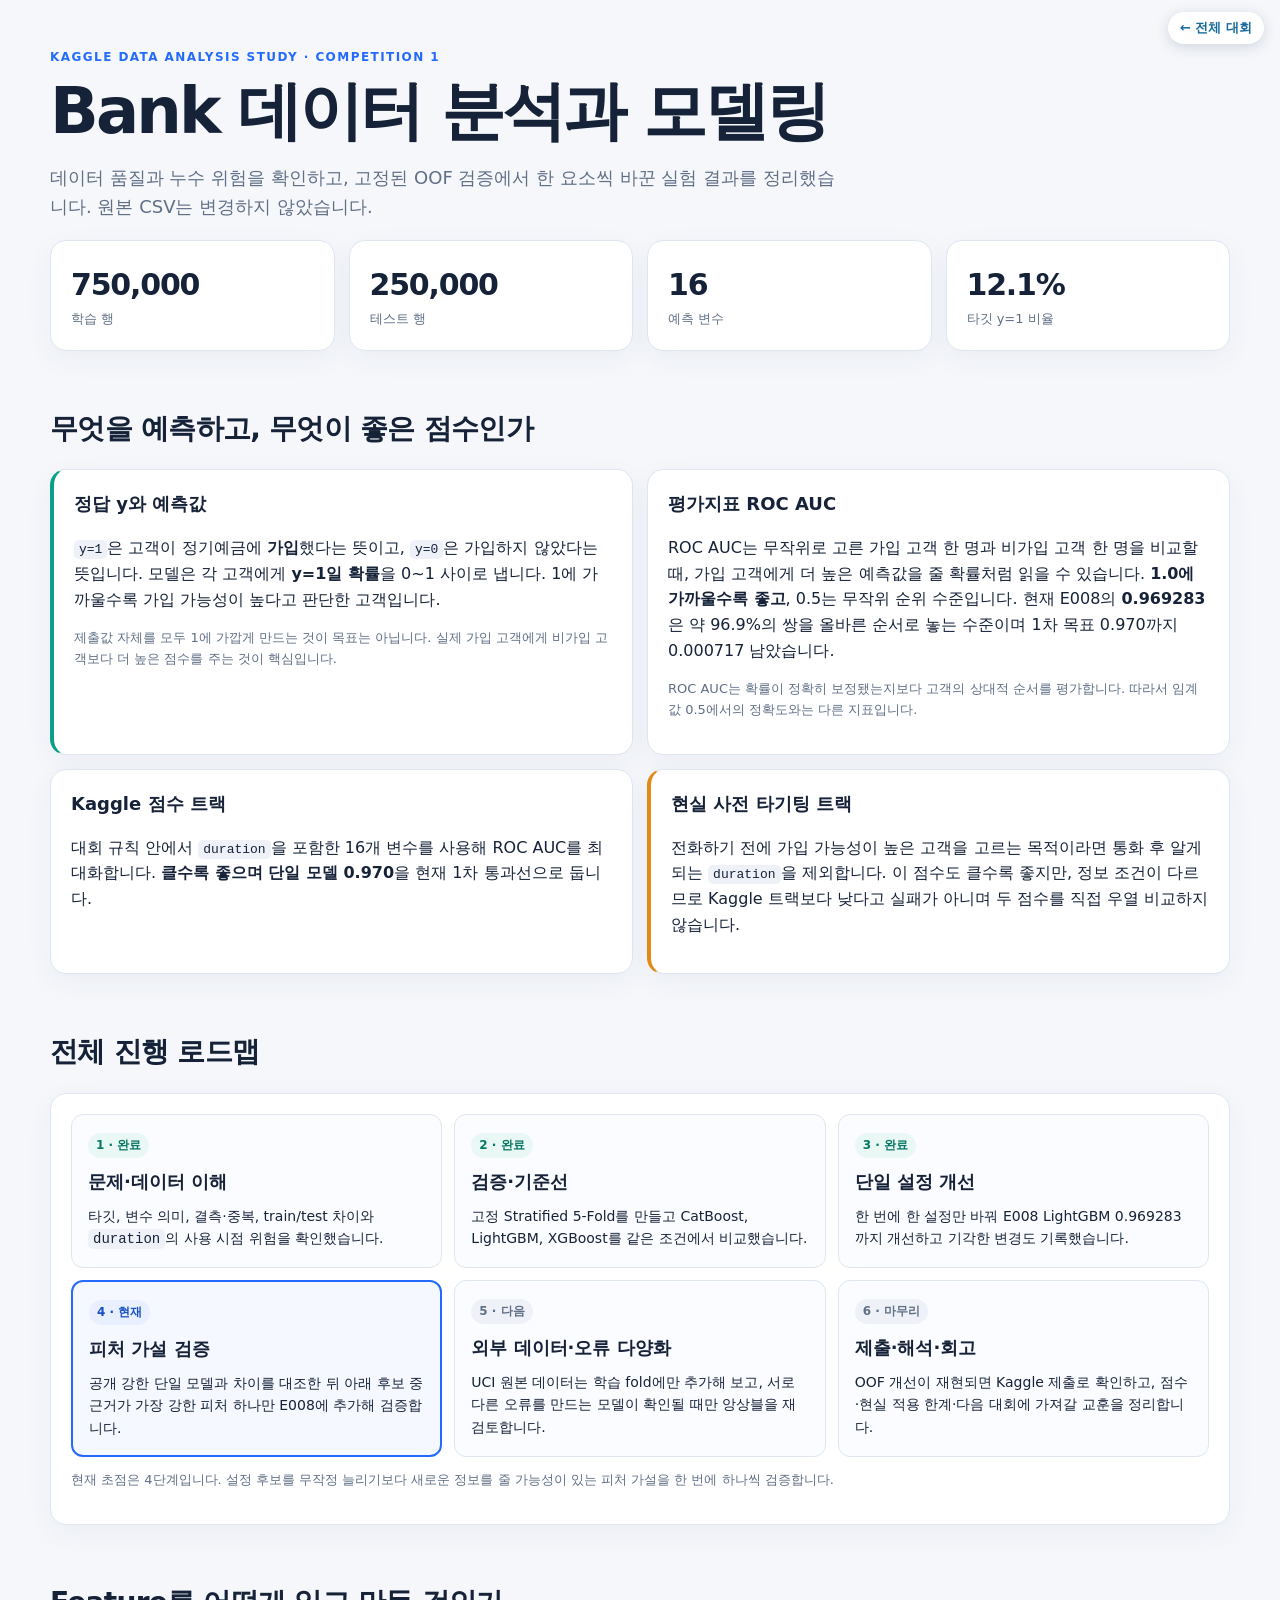
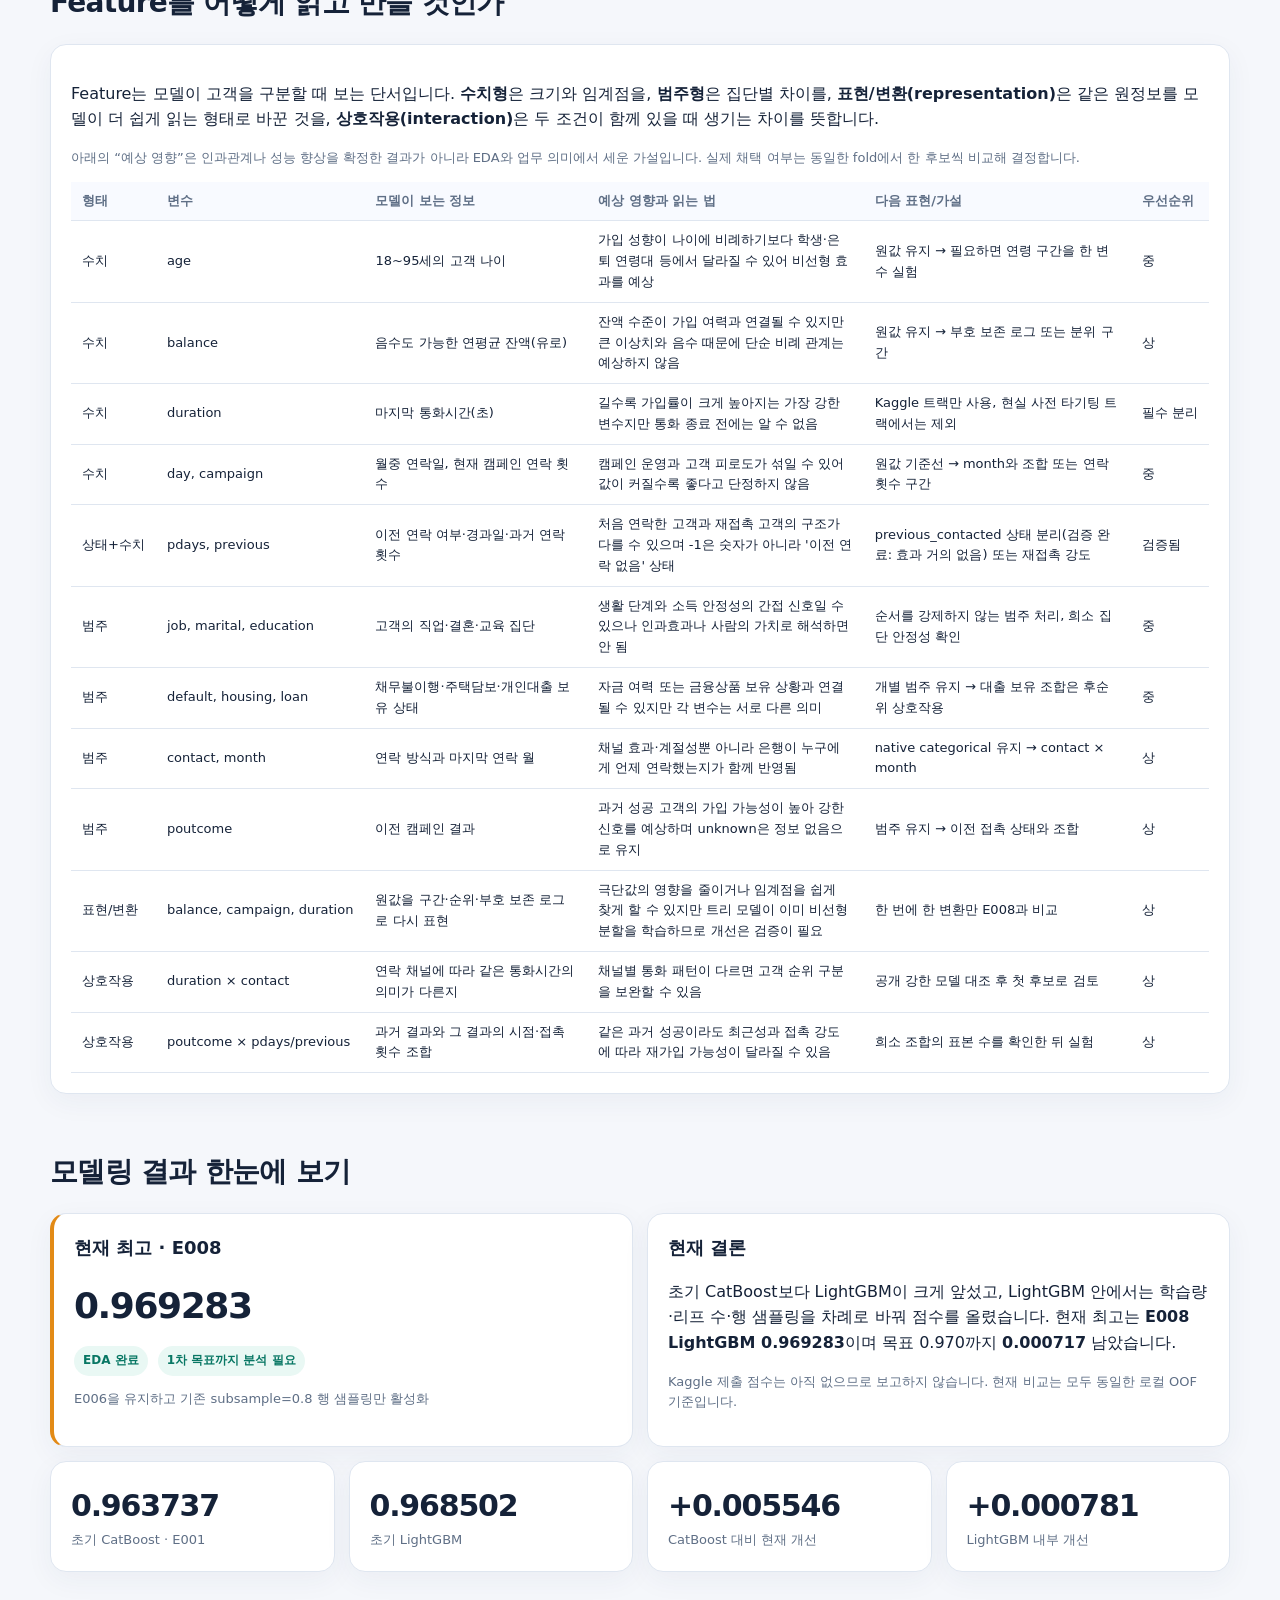
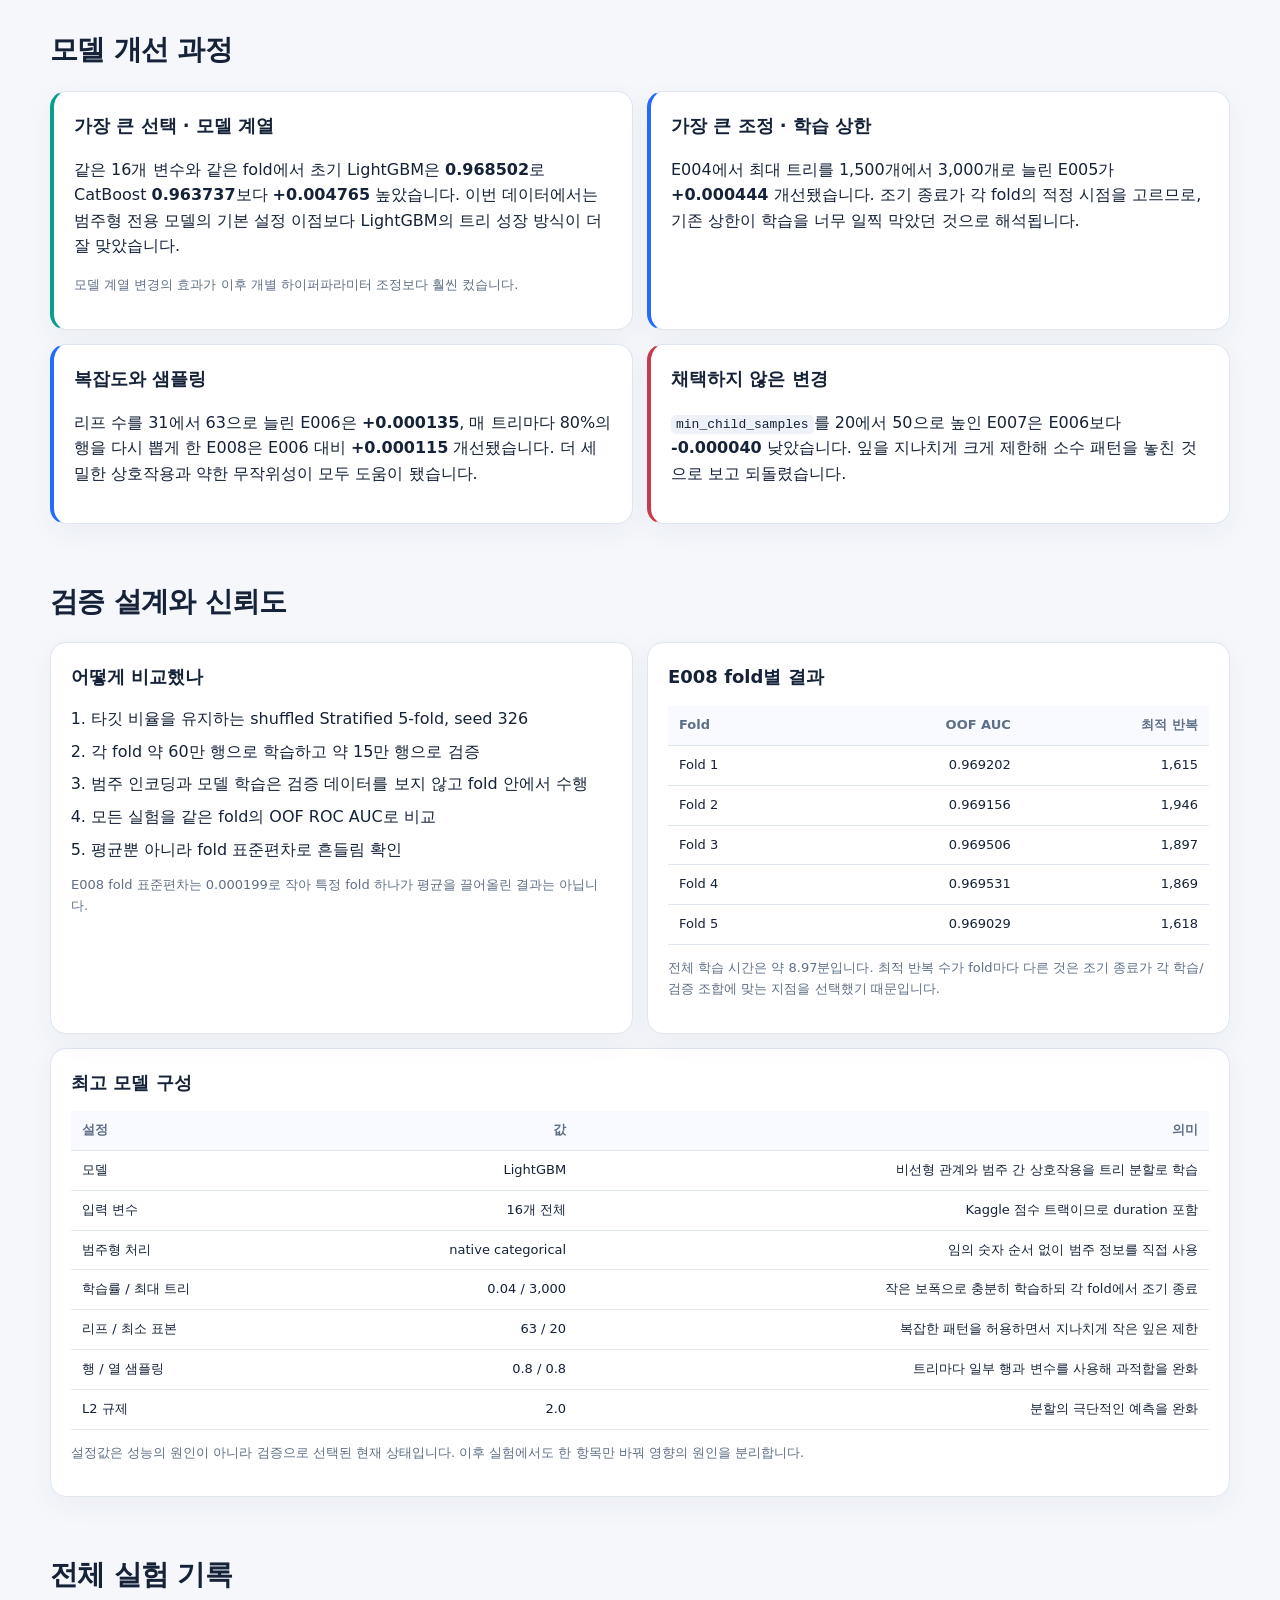
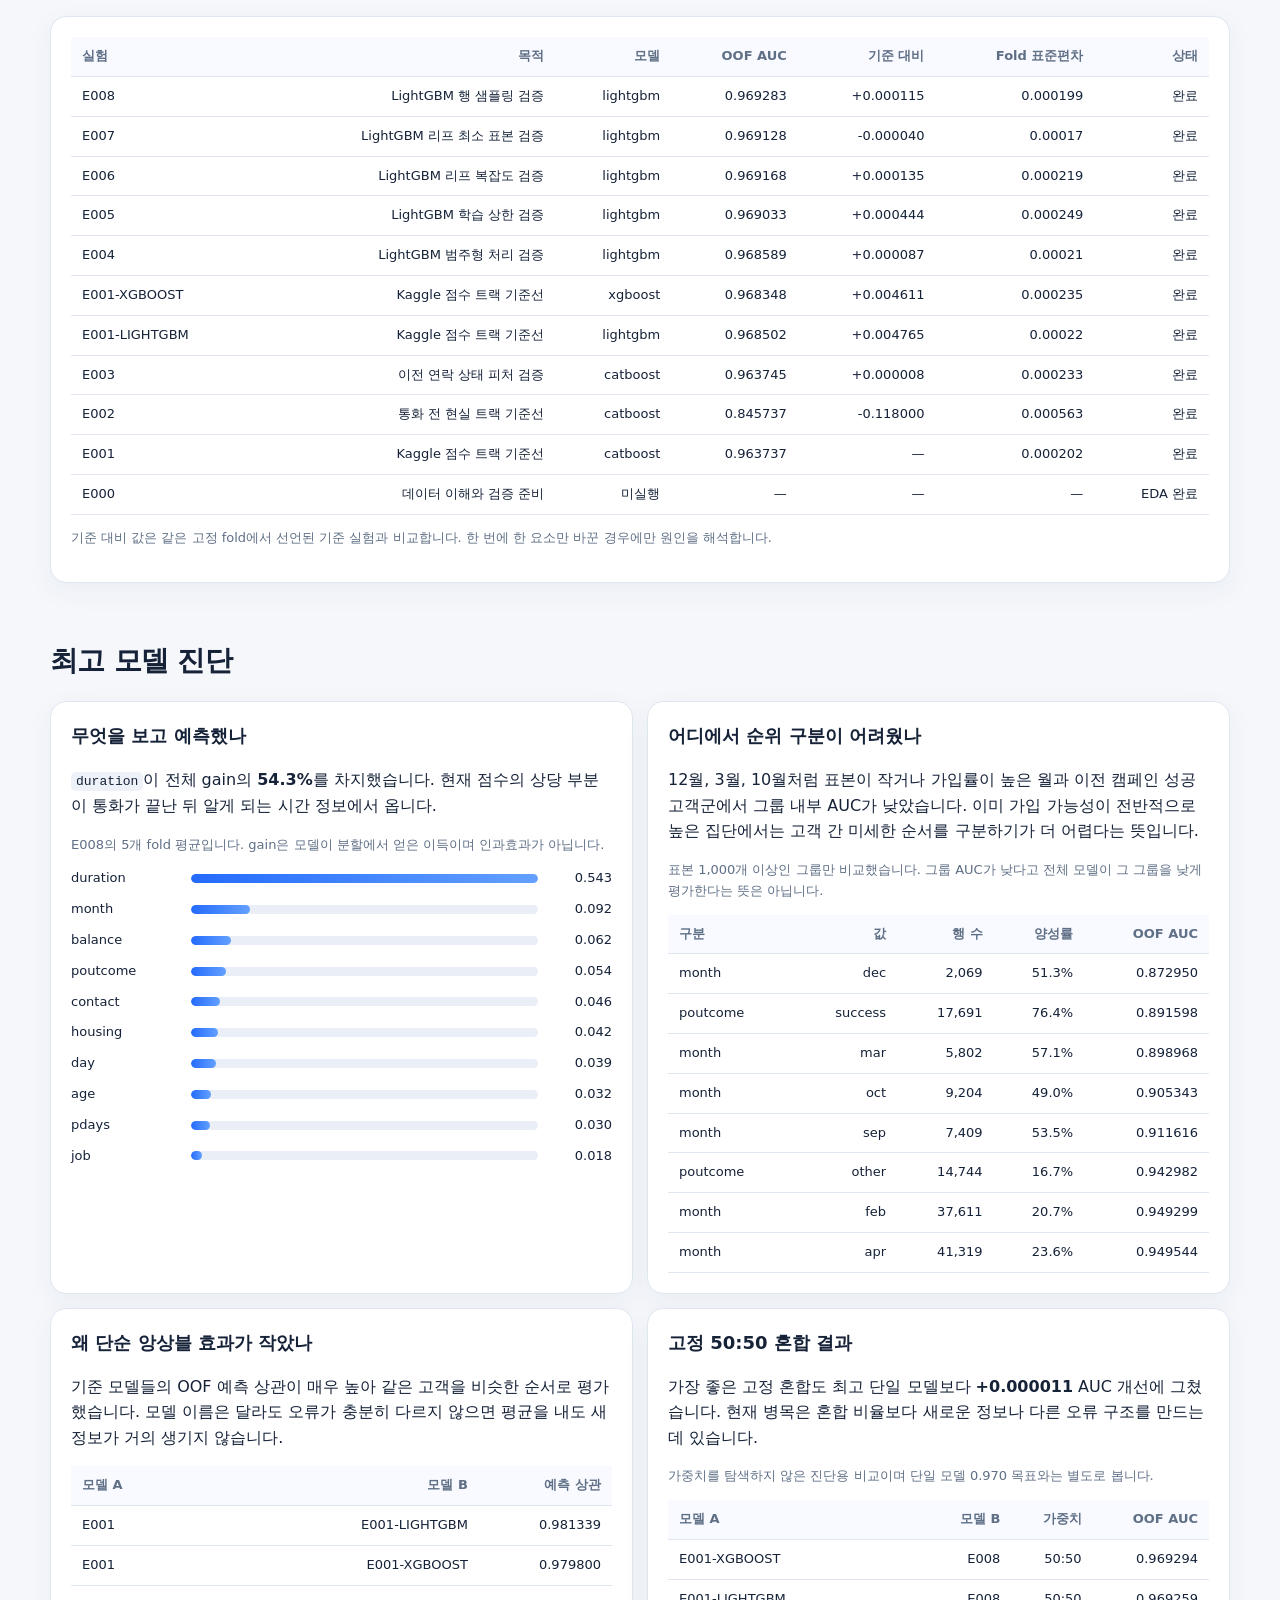
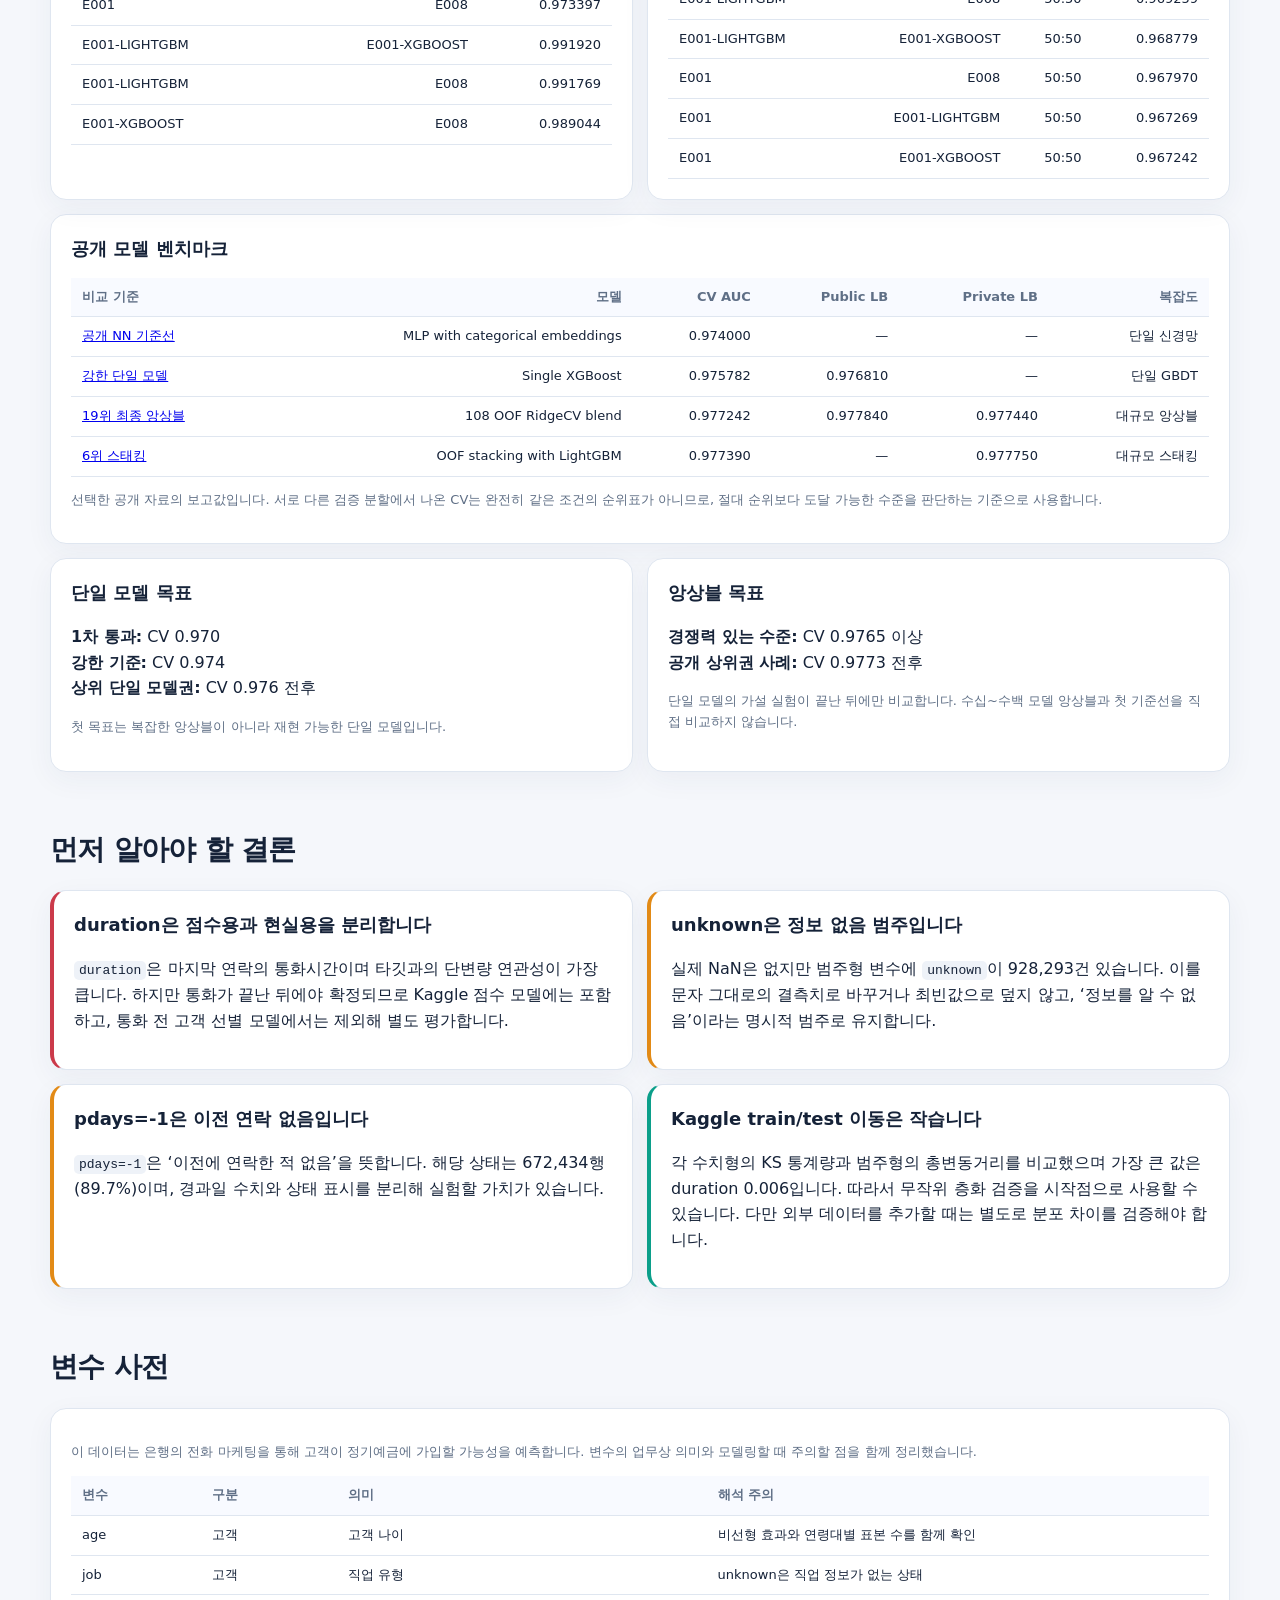
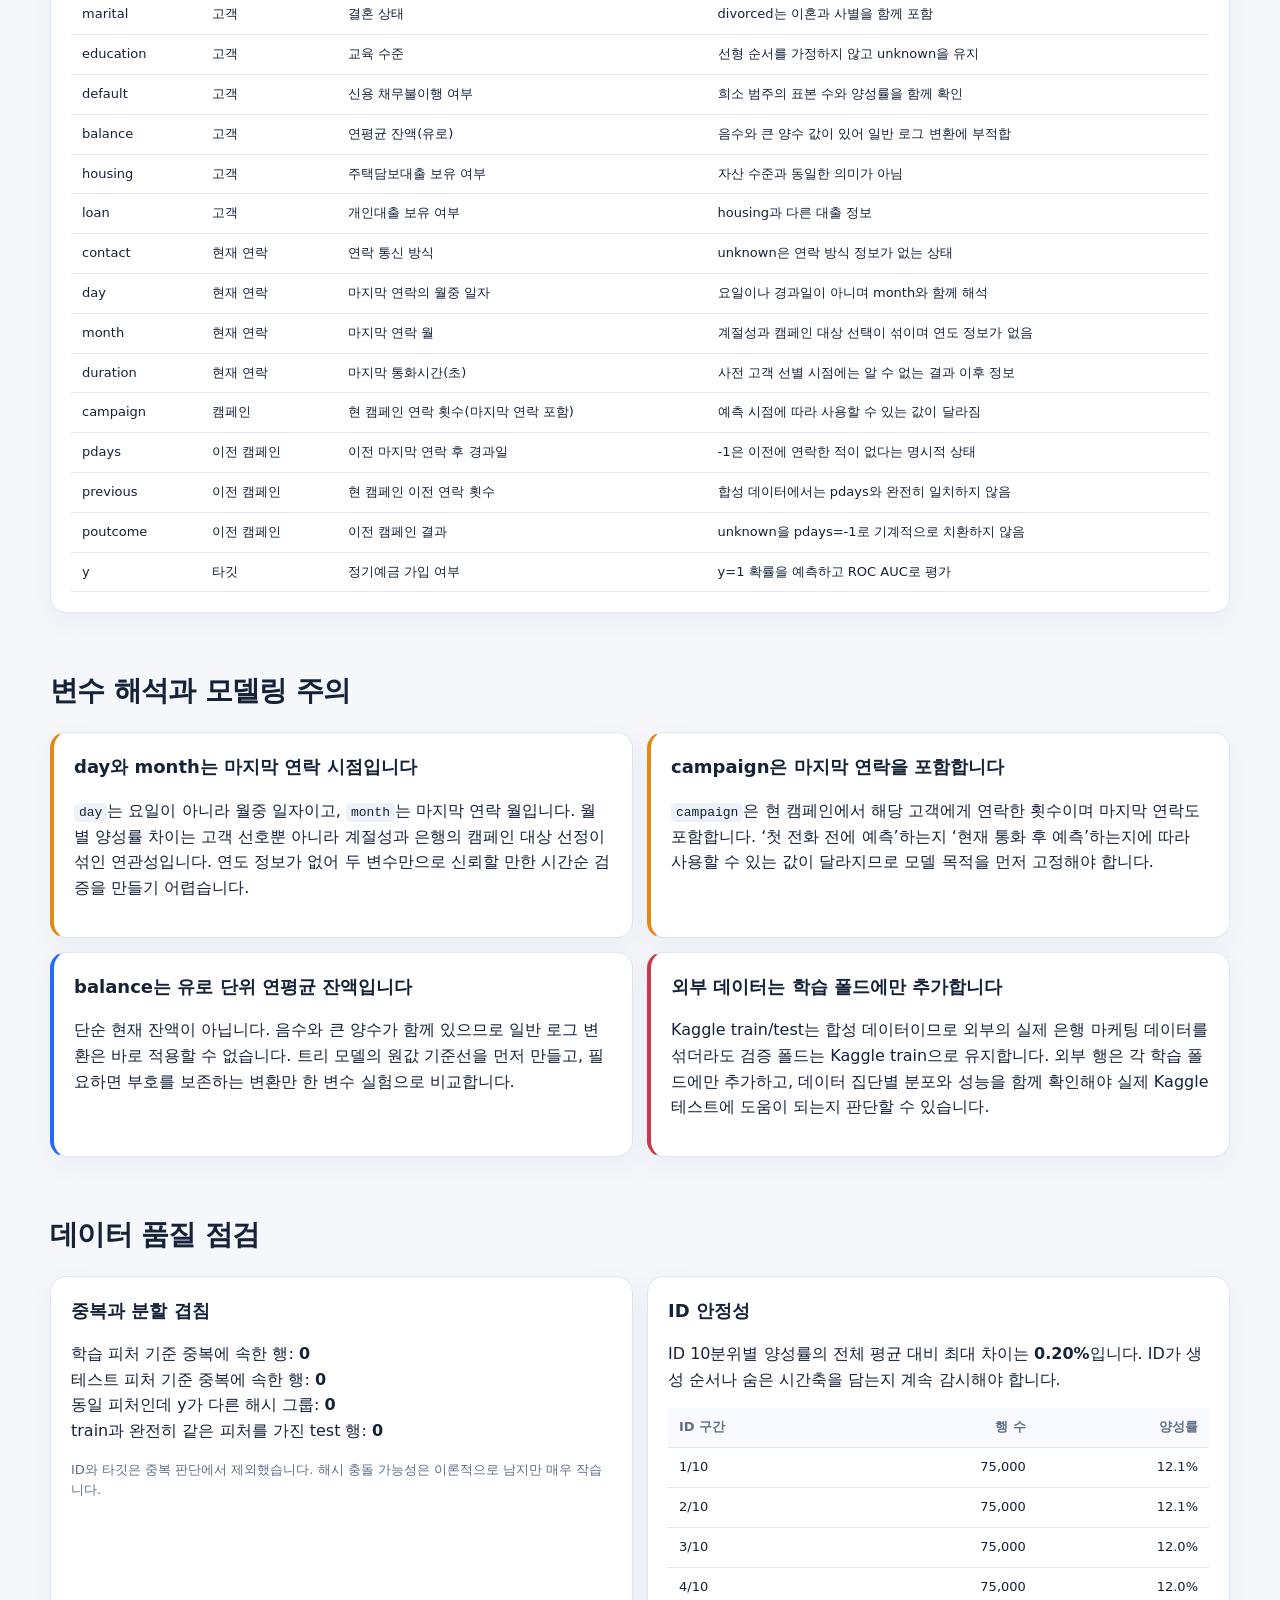
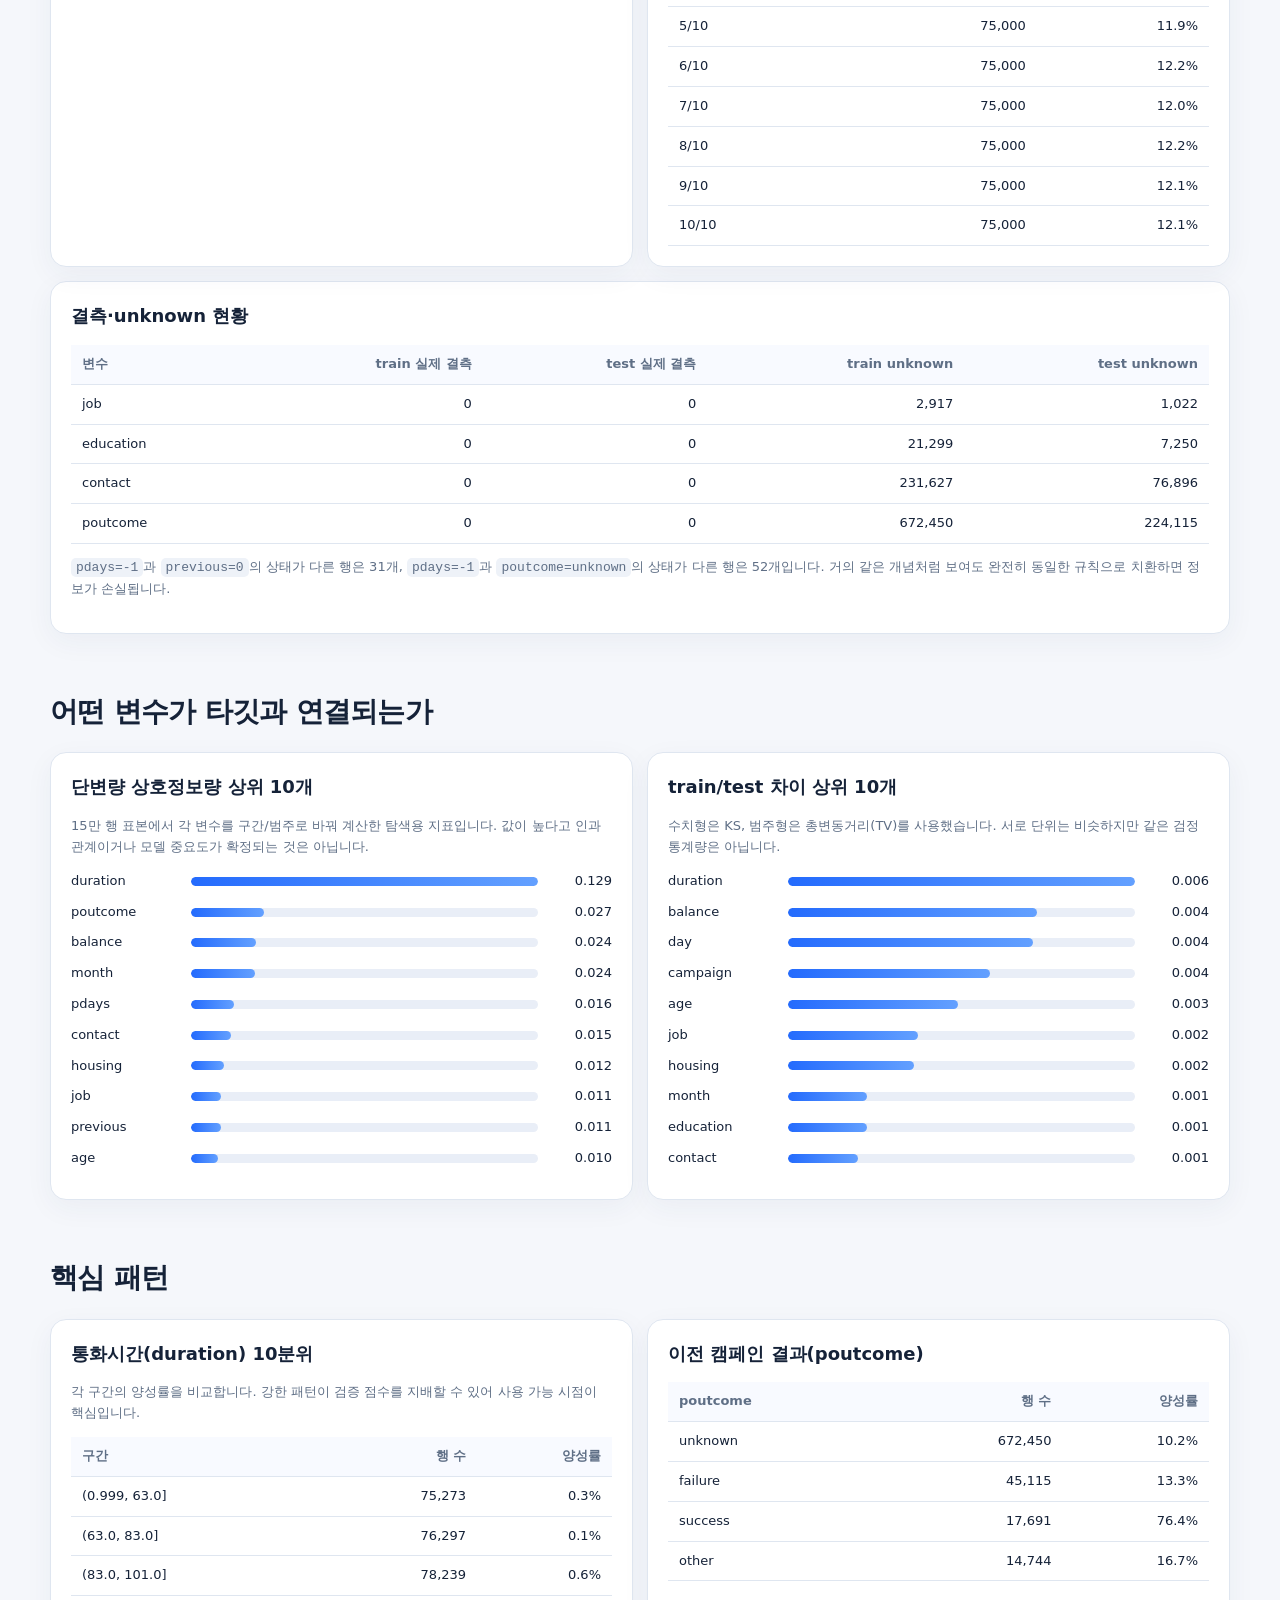
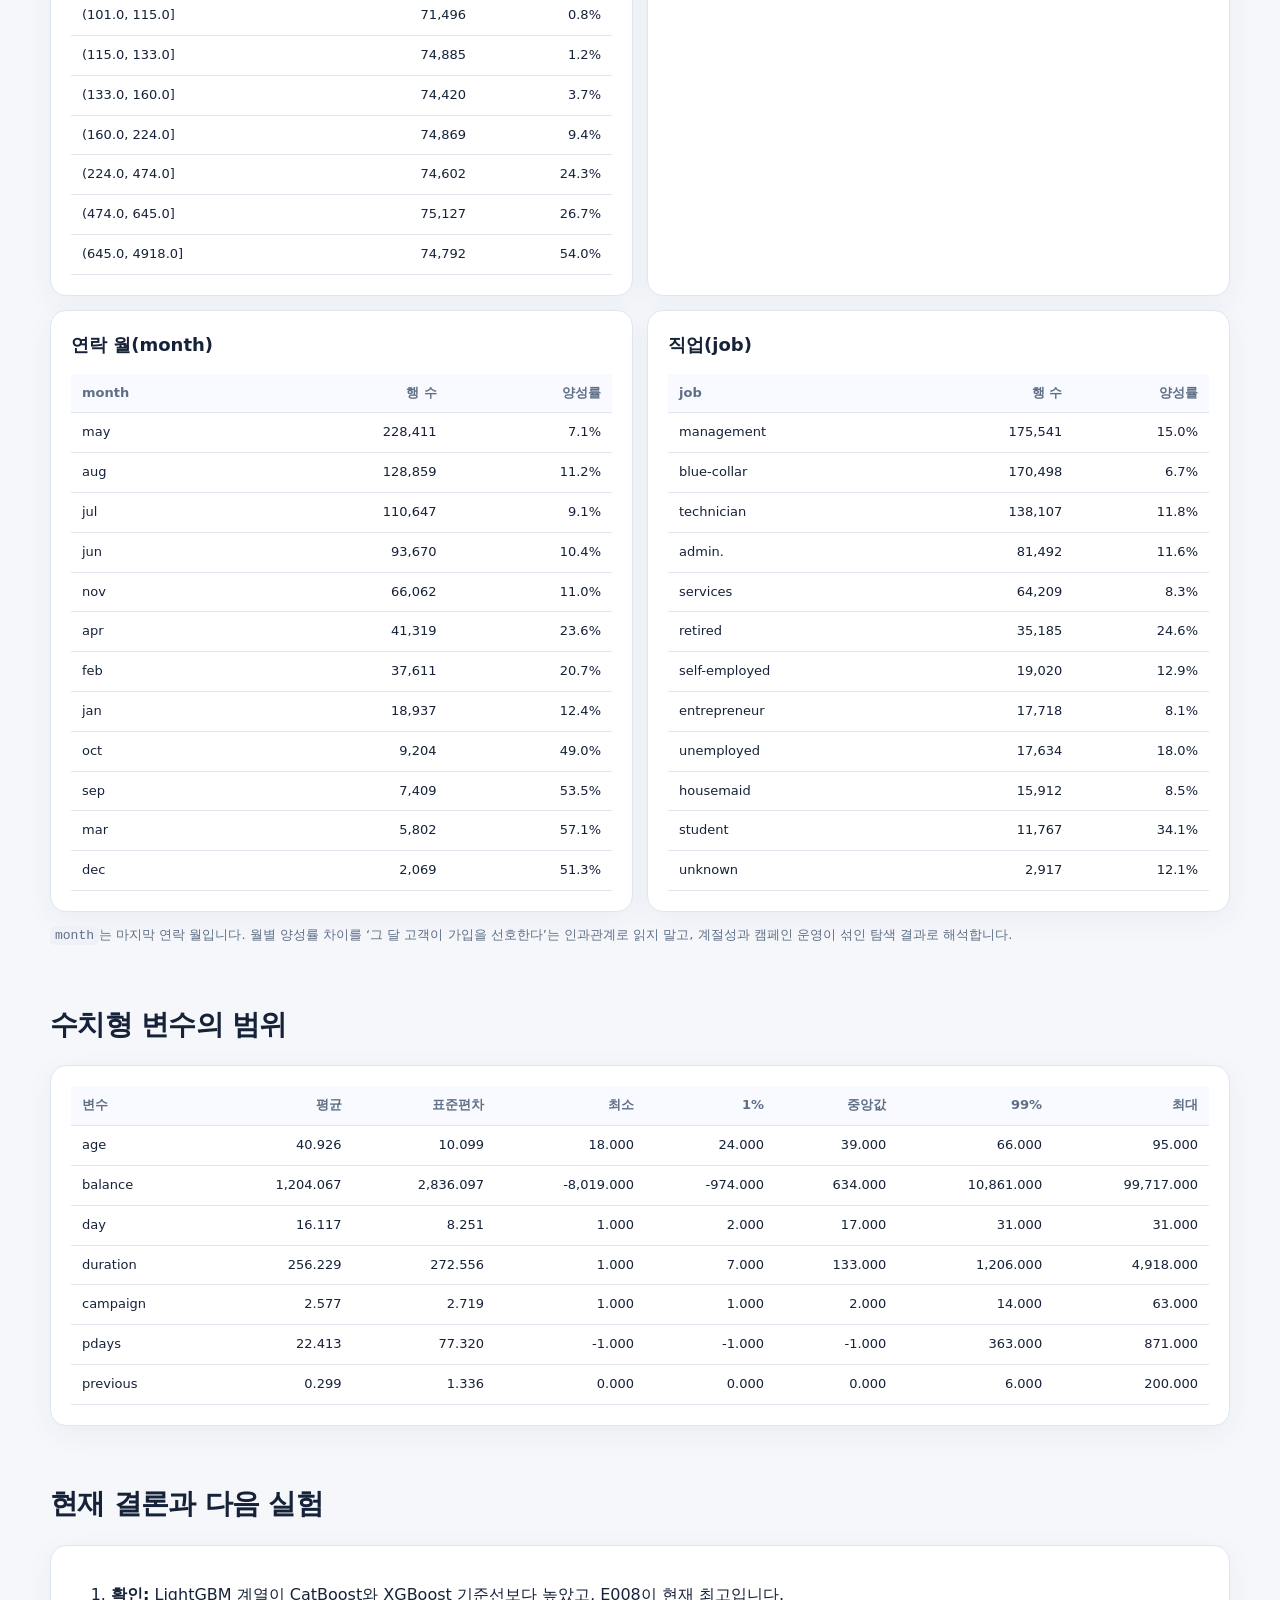
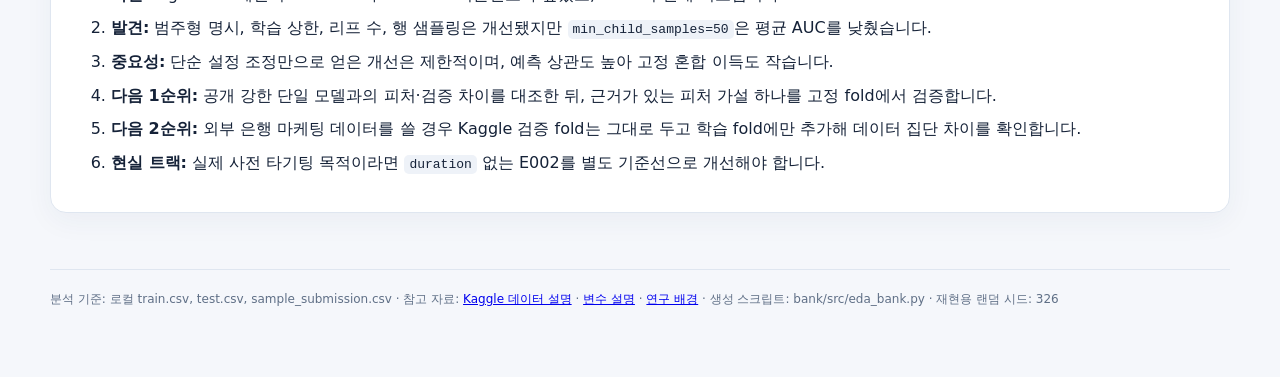
<file: docs/bank/index.html>
<!doctype html><html lang="ko"><head><meta charset="utf-8"><meta name="viewport" content="width=device-width,initial-scale=1"><meta name="description" content="Bank Kaggle 데이터 분석과 모델링 실험"><title>Bank 데이터 분석과 모델링</title><style>
    :root{--bg:#f5f7fb;--card:#fff;--ink:#152238;--muted:#5f6f86;--line:#dfe6f0;--blue:#246bfd;--teal:#0b9f8a;--amber:#e28a16;--red:#cb3a4a}
    *{box-sizing:border-box}body{margin:0;background:var(--bg);color:var(--ink);font-family:Inter,"Noto Sans KR",system-ui,sans-serif;line-height:1.6}
    main{width:min(1180px,calc(100% - 32px));margin:auto;padding:48px 0 72px}.eyebrow{color:var(--blue);font-weight:800;font-size:12px;letter-spacing:.12em;text-transform:uppercase}
    h1{font-size:clamp(36px,6vw,64px);line-height:1.08;letter-spacing:-.045em;margin:10px 0 14px}.lead{font-size:18px;color:var(--muted);max-width:800px}
    h2{font-size:28px;letter-spacing:-.025em;margin:56px 0 18px}h3{margin:0 0 14px;font-size:18px}.grid{display:grid;grid-template-columns:repeat(4,1fr);gap:14px}.two{grid-template-columns:repeat(2,1fr)}
    .card,article{background:var(--card);border:1px solid var(--line);border-radius:16px;padding:20px;box-shadow:0 8px 28px rgba(33,56,93,.05)}.metric{font-size:30px;font-weight:800;letter-spacing:-.04em}.label,.note{color:var(--muted);font-size:13px}
    .finding{border-left:4px solid var(--blue)}.warning{border-left-color:var(--amber)}.risk{border-left-color:var(--red)}.good{border-left-color:var(--teal)}
    .status-line{display:flex;align-items:center;gap:10px;margin-top:12px}.pill{display:inline-flex;padding:5px 9px;border-radius:999px;background:#e9f8f4;color:#087764;font-size:12px;font-weight:800}.pending{background:#fff3df;color:#9a5a05}.score-empty{font-size:36px;font-weight:800;letter-spacing:-.04em}.rule-list{margin:0;padding-left:20px}.rule-list li{margin:7px 0}
    .table-wrap{overflow-x:auto}table{width:100%;border-collapse:collapse;font-size:13px}th,td{padding:9px 11px;border-bottom:1px solid var(--line);text-align:right;white-space:nowrap}th{color:var(--muted);font-weight:700;background:#f8faff}th:first-child,td:first-child{text-align:left}.dictionary th,.dictionary td{text-align:left}.dictionary td:nth-child(3),.dictionary td:nth-child(4){white-space:normal;min-width:220px}
    .feature-guide td:nth-child(4),.feature-guide td:nth-child(5){white-space:normal;min-width:260px}.roadmap{display:grid;grid-template-columns:repeat(3,1fr);gap:12px}.road-step{border:1px solid var(--line);border-radius:12px;padding:16px;background:#fbfcff}.road-step span{display:inline-flex;margin-bottom:10px;padding:3px 8px;border-radius:999px;font-size:12px;font-weight:800}.road-step h3{margin-bottom:8px}.road-step p{margin:0;font-size:14px}.road-step.done span{background:#e9f8f4;color:#087764}.road-step.now{border:2px solid var(--blue);background:#f5f8ff}.road-step.now span{background:#e8efff;color:#174fc4}.road-step.next span{background:#eef2f8;color:var(--muted)}
    .bar-row{display:grid;grid-template-columns:110px 1fr 64px;gap:10px;align-items:center;margin:10px 0;font-size:13px}.bar-track{height:9px;background:#e9eef7;border-radius:9px;overflow:hidden}.bar-track span{display:block;height:100%;background:linear-gradient(90deg,var(--blue),#63a0ff);border-radius:9px}.bar-value{text-align:right;font-variant-numeric:tabular-nums}
    code{background:#eef2f8;padding:2px 5px;border-radius:5px}ol li{margin:8px 0}.small{font-size:12px;color:var(--muted)}footer{margin-top:56px;padding-top:20px;border-top:1px solid var(--line);color:var(--muted);font-size:12px}
    @media(max-width:820px){.grid,.two{grid-template-columns:1fr 1fr}.roadmap{grid-template-columns:repeat(2,1fr)}}@media(max-width:560px){main{padding-top:28px}.grid,.two,.roadmap{grid-template-columns:1fr}.bar-row{grid-template-columns:88px 1fr 58px}h2{margin-top:42px}}
    </style></head>
    <body><a href="../" aria-label="Data Study 전체 대회" style="position:fixed;z-index:20;top:12px;right:16px;padding:8px 12px;border-radius:999px;background:#fff;color:#176b9c;text-decoration:none;font:700 13px/1.2 system-ui;box-shadow:0 3px 14px rgba(16,39,63,.16)">← 전체 대회</a><main><div class="eyebrow">Kaggle Data Analysis Study · Competition 1</div><h1>Bank 데이터 분석과 모델링</h1>
    <p class="lead">데이터 품질과 누수 위험을 확인하고, 고정된 OOF 검증에서 한 요소씩 바꾼 실험 결과를 정리했습니다. 원본 CSV는 변경하지 않았습니다.</p>
    <section class="grid"><div class="card"><div class="metric">750,000</div><div class="label">학습 행</div></div><div class="card"><div class="metric">250,000</div><div class="label">테스트 행</div></div><div class="card"><div class="metric">16</div><div class="label">예측 변수</div></div><div class="card"><div class="metric">12.1%</div><div class="label">타깃 y=1 비율</div></div></section>

    <h2>무엇을 예측하고, 무엇이 좋은 점수인가</h2><section class="grid two">
      <article class="finding good"><h3>정답 y와 예측값</h3><p><code>y=1</code>은 고객이 정기예금에 <strong>가입</strong>했다는 뜻이고, <code>y=0</code>은 가입하지 않았다는 뜻입니다. 모델은 각 고객에게 <strong>y=1일 확률</strong>을 0~1 사이로 냅니다. 1에 가까울수록 가입 가능성이 높다고 판단한 고객입니다.</p><p class="note">제출값 자체를 모두 1에 가깝게 만드는 것이 목표는 아닙니다. 실제 가입 고객에게 비가입 고객보다 더 높은 점수를 주는 것이 핵심입니다.</p></article>
      <article><h3>평가지표 ROC AUC</h3><p>ROC AUC는 무작위로 고른 가입 고객 한 명과 비가입 고객 한 명을 비교할 때, 가입 고객에게 더 높은 예측값을 줄 확률처럼 읽을 수 있습니다. <strong>1.0에 가까울수록 좋고</strong>, 0.5는 무작위 순위 수준입니다. 현재 E008의 <strong>0.969283</strong>은 약 96.9%의 쌍을 올바른 순서로 놓는 수준이며 1차 목표 0.970까지 0.000717 남았습니다.</p><p class="note">ROC AUC는 확률이 정확히 보정됐는지보다 고객의 상대적 순서를 평가합니다. 따라서 임계값 0.5에서의 정확도와는 다른 지표입니다.</p></article>
    </section>
    <section class="grid two" style="margin-top:14px">
      <article><h3>Kaggle 점수 트랙</h3><p>대회 규칙 안에서 <code>duration</code>을 포함한 16개 변수를 사용해 ROC AUC를 최대화합니다. <strong>클수록 좋으며 단일 모델 0.970</strong>을 현재 1차 통과선으로 둡니다.</p></article>
      <article class="finding warning"><h3>현실 사전 타기팅 트랙</h3><p>전화하기 전에 가입 가능성이 높은 고객을 고르는 목적이라면 통화 후 알게 되는 <code>duration</code>을 제외합니다. 이 점수도 클수록 좋지만, 정보 조건이 다르므로 Kaggle 트랙보다 낮다고 실패가 아니며 두 점수를 직접 우열 비교하지 않습니다.</p></article>
    </section>

    <h2>전체 진행 로드맵</h2><article><div class="roadmap">
      <div class="road-step done"><span>1 · 완료</span><h3>문제·데이터 이해</h3><p>타깃, 변수 의미, 결측·중복, train/test 차이와 <code>duration</code>의 사용 시점 위험을 확인했습니다.</p></div>
      <div class="road-step done"><span>2 · 완료</span><h3>검증·기준선</h3><p>고정 Stratified 5-Fold를 만들고 CatBoost, LightGBM, XGBoost를 같은 조건에서 비교했습니다.</p></div>
      <div class="road-step done"><span>3 · 완료</span><h3>단일 설정 개선</h3><p>한 번에 한 설정만 바꿔 E008 LightGBM 0.969283까지 개선하고 기각한 변경도 기록했습니다.</p></div>
      <div class="road-step now"><span>4 · 현재</span><h3>피처 가설 검증</h3><p>공개 강한 단일 모델과 차이를 대조한 뒤 아래 후보 중 근거가 가장 강한 피처 하나만 E008에 추가해 검증합니다.</p></div>
      <div class="road-step next"><span>5 · 다음</span><h3>외부 데이터·오류 다양화</h3><p>UCI 원본 데이터는 학습 fold에만 추가해 보고, 서로 다른 오류를 만드는 모델이 확인될 때만 앙상블을 재검토합니다.</p></div>
      <div class="road-step next"><span>6 · 마무리</span><h3>제출·해석·회고</h3><p>OOF 개선이 재현되면 Kaggle 제출로 확인하고, 점수·현실 적용 한계·다음 대회에 가져갈 교훈을 정리합니다.</p></div>
    </div><p class="note">현재 초점은 4단계입니다. 설정 후보를 무작정 늘리기보다 새로운 정보를 줄 가능성이 있는 피처 가설을 한 번에 하나씩 검증합니다.</p></article>

    <h2>Feature를 어떻게 읽고 만들 것인가</h2><article><p>Feature는 모델이 고객을 구분할 때 보는 단서입니다. <strong>수치형</strong>은 크기와 임계점을, <strong>범주형</strong>은 집단별 차이를, <strong>표현/변환(representation)</strong>은 같은 원정보를 모델이 더 쉽게 읽는 형태로 바꾼 것을, <strong>상호작용(interaction)</strong>은 두 조건이 함께 있을 때 생기는 차이를 뜻합니다.</p><p class="note">아래의 “예상 영향”은 인과관계나 성능 향상을 확정한 결과가 아니라 EDA와 업무 의미에서 세운 가설입니다. 실제 채택 여부는 동일한 fold에서 한 후보씩 비교해 결정합니다.</p><div class="table-wrap"><table class="dictionary feature-guide"><thead><tr><th>형태</th><th>변수</th><th>모델이 보는 정보</th><th>예상 영향과 읽는 법</th><th>다음 표현/가설</th><th>우선순위</th></tr></thead><tbody><tr><td>수치</td><td>age</td><td>18~95세의 고객 나이</td><td>가입 성향이 나이에 비례하기보다 학생·은퇴 연령대 등에서 달라질 수 있어 비선형 효과를 예상</td><td>원값 유지 → 필요하면 연령 구간을 한 변수 실험</td><td>중</td></tr><tr><td>수치</td><td>balance</td><td>음수도 가능한 연평균 잔액(유로)</td><td>잔액 수준이 가입 여력과 연결될 수 있지만 큰 이상치와 음수 때문에 단순 비례 관계는 예상하지 않음</td><td>원값 유지 → 부호 보존 로그 또는 분위 구간</td><td>상</td></tr><tr><td>수치</td><td>duration</td><td>마지막 통화시간(초)</td><td>길수록 가입률이 크게 높아지는 가장 강한 변수지만 통화 종료 전에는 알 수 없음</td><td>Kaggle 트랙만 사용, 현실 사전 타기팅 트랙에서는 제외</td><td>필수 분리</td></tr><tr><td>수치</td><td>day, campaign</td><td>월중 연락일, 현재 캠페인 연락 횟수</td><td>캠페인 운영과 고객 피로도가 섞일 수 있어 값이 커질수록 좋다고 단정하지 않음</td><td>원값 기준선 → month와 조합 또는 연락 횟수 구간</td><td>중</td></tr><tr><td>상태+수치</td><td>pdays, previous</td><td>이전 연락 여부·경과일·과거 연락 횟수</td><td>처음 연락한 고객과 재접촉 고객의 구조가 다를 수 있으며 -1은 숫자가 아니라 &#x27;이전 연락 없음&#x27; 상태</td><td>previous_contacted 상태 분리(검증 완료: 효과 거의 없음) 또는 재접촉 강도</td><td>검증됨</td></tr><tr><td>범주</td><td>job, marital, education</td><td>고객의 직업·결혼·교육 집단</td><td>생활 단계와 소득 안정성의 간접 신호일 수 있으나 인과효과나 사람의 가치로 해석하면 안 됨</td><td>순서를 강제하지 않는 범주 처리, 희소 집단 안정성 확인</td><td>중</td></tr><tr><td>범주</td><td>default, housing, loan</td><td>채무불이행·주택담보·개인대출 보유 상태</td><td>자금 여력 또는 금융상품 보유 상황과 연결될 수 있지만 각 변수는 서로 다른 의미</td><td>개별 범주 유지 → 대출 보유 조합은 후순위 상호작용</td><td>중</td></tr><tr><td>범주</td><td>contact, month</td><td>연락 방식과 마지막 연락 월</td><td>채널 효과·계절성뿐 아니라 은행이 누구에게 언제 연락했는지가 함께 반영됨</td><td>native categorical 유지 → contact × month</td><td>상</td></tr><tr><td>범주</td><td>poutcome</td><td>이전 캠페인 결과</td><td>과거 성공 고객의 가입 가능성이 높아 강한 신호를 예상하며 unknown은 정보 없음으로 유지</td><td>범주 유지 → 이전 접촉 상태와 조합</td><td>상</td></tr><tr><td>표현/변환</td><td>balance, campaign, duration</td><td>원값을 구간·순위·부호 보존 로그로 다시 표현</td><td>극단값의 영향을 줄이거나 임계점을 쉽게 찾게 할 수 있지만 트리 모델이 이미 비선형 분할을 학습하므로 개선은 검증이 필요</td><td>한 번에 한 변환만 E008과 비교</td><td>상</td></tr><tr><td>상호작용</td><td>duration × contact</td><td>연락 채널에 따라 같은 통화시간의 의미가 다른지</td><td>채널별 통화 패턴이 다르면 고객 순위 구분을 보완할 수 있음</td><td>공개 강한 모델 대조 후 첫 후보로 검토</td><td>상</td></tr><tr><td>상호작용</td><td>poutcome × pdays/previous</td><td>과거 결과와 그 결과의 시점·접촉 횟수 조합</td><td>같은 과거 성공이라도 최근성과 접촉 강도에 따라 재가입 가능성이 달라질 수 있음</td><td>희소 조합의 표본 수를 확인한 뒤 실험</td><td>상</td></tr></tbody></table></div></article>

    <h2>모델링 결과 한눈에 보기</h2><section class="grid two">
      <article class="finding warning"><h3>현재 최고 · E008</h3><div class="score-empty">0.969283</div><div class="status-line"><span class="pill">EDA 완료</span><span class="pill">1차 목표까지 분석 필요</span></div><p class="note">E006을 유지하고 기존 subsample=0.8 행 샘플링만 활성화</p></article>
      <article><h3>현재 결론</h3><p>초기 CatBoost보다 LightGBM이 크게 앞섰고, LightGBM 안에서는 학습량·리프 수·행 샘플링을 차례로 바꿔 점수를 올렸습니다. 현재 최고는 <strong>E008 LightGBM 0.969283</strong>이며 목표 0.970까지 <strong>0.000717</strong> 남았습니다.</p><p class="note">Kaggle 제출 점수는 아직 없으므로 보고하지 않습니다. 현재 비교는 모두 동일한 로컬 OOF 기준입니다.</p></article>
    </section>
    <section class="grid" style="margin-top:14px"><div class="card"><div class="metric">0.963737</div><div class="label">초기 CatBoost · E001</div></div><div class="card"><div class="metric">0.968502</div><div class="label">초기 LightGBM</div></div><div class="card"><div class="metric">+0.005546</div><div class="label">CatBoost 대비 현재 개선</div></div><div class="card"><div class="metric">+0.000781</div><div class="label">LightGBM 내부 개선</div></div></section>

    <h2>모델 개선 과정</h2><section class="grid two">
      <article class="finding good"><h3>가장 큰 선택 · 모델 계열</h3><p>같은 16개 변수와 같은 fold에서 초기 LightGBM은 <strong>0.968502</strong>로 CatBoost <strong>0.963737</strong>보다 <strong>+0.004765</strong> 높았습니다. 이번 데이터에서는 범주형 전용 모델의 기본 설정 이점보다 LightGBM의 트리 성장 방식이 더 잘 맞았습니다.</p><p class="note">모델 계열 변경의 효과가 이후 개별 하이퍼파라미터 조정보다 훨씬 컸습니다.</p></article>
      <article class="finding"><h3>가장 큰 조정 · 학습 상한</h3><p>E004에서 최대 트리를 1,500개에서 3,000개로 늘린 E005가 <strong>+0.000444</strong> 개선됐습니다. 조기 종료가 각 fold의 적정 시점을 고르므로, 기존 상한이 학습을 너무 일찍 막았던 것으로 해석됩니다.</p></article>
      <article class="finding"><h3>복잡도와 샘플링</h3><p>리프 수를 31에서 63으로 늘린 E006은 <strong>+0.000135</strong>, 매 트리마다 80%의 행을 다시 뽑게 한 E008은 E006 대비 <strong>+0.000115</strong> 개선됐습니다. 더 세밀한 상호작용과 약한 무작위성이 모두 도움이 됐습니다.</p></article>
      <article class="finding risk"><h3>채택하지 않은 변경</h3><p><code>min_child_samples</code>를 20에서 50으로 높인 E007은 E006보다 <strong>-0.000040</strong> 낮았습니다. 잎을 지나치게 크게 제한해 소수 패턴을 놓친 것으로 보고 되돌렸습니다.</p></article>
    </section>

    <h2>검증 설계와 신뢰도</h2><section class="grid two">
      <article><h3>어떻게 비교했나</h3><ol class="rule-list"><li>타깃 비율을 유지하는 shuffled Stratified 5-fold, seed 326</li><li>각 fold 약 60만 행으로 학습하고 약 15만 행으로 검증</li><li>범주 인코딩과 모델 학습은 검증 데이터를 보지 않고 fold 안에서 수행</li><li>모든 실험을 같은 fold의 OOF ROC AUC로 비교</li><li>평균뿐 아니라 fold 표준편차로 흔들림 확인</li></ol><p class="note">E008 fold 표준편차는 0.000199로 작아 특정 fold 하나가 평균을 끌어올린 결과는 아닙니다.</p></article>
      <article><h3>E008 fold별 결과</h3><div class="table-wrap"><table><thead><tr><th>Fold</th><th>OOF AUC</th><th>최적 반복</th></tr></thead><tbody><tr><td>Fold 1</td><td>0.969202</td><td>1,615</td></tr><tr><td>Fold 2</td><td>0.969156</td><td>1,946</td></tr><tr><td>Fold 3</td><td>0.969506</td><td>1,897</td></tr><tr><td>Fold 4</td><td>0.969531</td><td>1,869</td></tr><tr><td>Fold 5</td><td>0.969029</td><td>1,618</td></tr></tbody></table></div><p class="note">전체 학습 시간은 약 8.97분입니다. 최적 반복 수가 fold마다 다른 것은 조기 종료가 각 학습/검증 조합에 맞는 지점을 선택했기 때문입니다.</p></article>
    </section>
    <article style="margin-top:14px"><h3>최고 모델 구성</h3><div class="table-wrap"><table><thead><tr><th>설정</th><th>값</th><th>의미</th></tr></thead><tbody><tr><td>모델</td><td>LightGBM</td><td>비선형 관계와 범주 간 상호작용을 트리 분할로 학습</td></tr><tr><td>입력 변수</td><td>16개 전체</td><td>Kaggle 점수 트랙이므로 duration 포함</td></tr><tr><td>범주형 처리</td><td>native categorical</td><td>임의 숫자 순서 없이 범주 정보를 직접 사용</td></tr><tr><td>학습률 / 최대 트리</td><td>0.04 / 3,000</td><td>작은 보폭으로 충분히 학습하되 각 fold에서 조기 종료</td></tr><tr><td>리프 / 최소 표본</td><td>63 / 20</td><td>복잡한 패턴을 허용하면서 지나치게 작은 잎은 제한</td></tr><tr><td>행 / 열 샘플링</td><td>0.8 / 0.8</td><td>트리마다 일부 행과 변수를 사용해 과적합을 완화</td></tr><tr><td>L2 규제</td><td>2.0</td><td>분할의 극단적인 예측을 완화</td></tr></tbody></table></div><p class="note">설정값은 성능의 원인이 아니라 검증으로 선택된 현재 상태입니다. 이후 실험에서도 한 항목만 바꿔 영향의 원인을 분리합니다.</p></article>

    <h2>전체 실험 기록</h2><article><div class="table-wrap"><table><thead><tr><th>실험</th><th>목적</th><th>모델</th><th>OOF AUC</th><th>기준 대비</th><th>Fold 표준편차</th><th>상태</th></tr></thead><tbody><tr><td>E008</td><td>LightGBM 행 샘플링 검증</td><td>lightgbm</td><td>0.969283</td><td>+0.000115</td><td>0.000199</td><td>완료</td></tr><tr><td>E007</td><td>LightGBM 리프 최소 표본 검증</td><td>lightgbm</td><td>0.969128</td><td>-0.000040</td><td>0.00017</td><td>완료</td></tr><tr><td>E006</td><td>LightGBM 리프 복잡도 검증</td><td>lightgbm</td><td>0.969168</td><td>+0.000135</td><td>0.000219</td><td>완료</td></tr><tr><td>E005</td><td>LightGBM 학습 상한 검증</td><td>lightgbm</td><td>0.969033</td><td>+0.000444</td><td>0.000249</td><td>완료</td></tr><tr><td>E004</td><td>LightGBM 범주형 처리 검증</td><td>lightgbm</td><td>0.968589</td><td>+0.000087</td><td>0.00021</td><td>완료</td></tr><tr><td>E001-XGBOOST</td><td>Kaggle 점수 트랙 기준선</td><td>xgboost</td><td>0.968348</td><td>+0.004611</td><td>0.000235</td><td>완료</td></tr><tr><td>E001-LIGHTGBM</td><td>Kaggle 점수 트랙 기준선</td><td>lightgbm</td><td>0.968502</td><td>+0.004765</td><td>0.00022</td><td>완료</td></tr><tr><td>E003</td><td>이전 연락 상태 피처 검증</td><td>catboost</td><td>0.963745</td><td>+0.000008</td><td>0.000233</td><td>완료</td></tr><tr><td>E002</td><td>통화 전 현실 트랙 기준선</td><td>catboost</td><td>0.845737</td><td>-0.118000</td><td>0.000563</td><td>완료</td></tr><tr><td>E001</td><td>Kaggle 점수 트랙 기준선</td><td>catboost</td><td>0.963737</td><td>—</td><td>0.000202</td><td>완료</td></tr><tr><td>E000</td><td>데이터 이해와 검증 준비</td><td>미실행</td><td>—</td><td>—</td><td>—</td><td>EDA 완료</td></tr></tbody></table></div><p class="note">기준 대비 값은 같은 고정 fold에서 선언된 기준 실험과 비교합니다. 한 번에 한 요소만 바꾼 경우에만 원인을 해석합니다.</p></article>

        <h2>최고 모델 진단</h2><section class="grid two">
          <article><h3>무엇을 보고 예측했나</h3><p><code>duration</code>이 전체 gain의 <strong>54.3%</strong>를 차지했습니다. 현재 점수의 상당 부분이 통화가 끝난 뒤 알게 되는 시간 정보에서 옵니다.</p><p class="note">E008의 5개 fold 평균입니다. gain은 모델이 분할에서 얻은 이득이며 인과효과가 아닙니다.</p><div class="bar-row"><div class="bar-label">duration</div><div class="bar-track"><span style="width:100.0%"></span></div><div class="bar-value">0.543</div></div><div class="bar-row"><div class="bar-label">month</div><div class="bar-track"><span style="width:17.0%"></span></div><div class="bar-value">0.092</div></div><div class="bar-row"><div class="bar-label">balance</div><div class="bar-track"><span style="width:11.4%"></span></div><div class="bar-value">0.062</div></div><div class="bar-row"><div class="bar-label">poutcome</div><div class="bar-track"><span style="width:10.0%"></span></div><div class="bar-value">0.054</div></div><div class="bar-row"><div class="bar-label">contact</div><div class="bar-track"><span style="width:8.4%"></span></div><div class="bar-value">0.046</div></div><div class="bar-row"><div class="bar-label">housing</div><div class="bar-track"><span style="width:7.7%"></span></div><div class="bar-value">0.042</div></div><div class="bar-row"><div class="bar-label">day</div><div class="bar-track"><span style="width:7.2%"></span></div><div class="bar-value">0.039</div></div><div class="bar-row"><div class="bar-label">age</div><div class="bar-track"><span style="width:5.8%"></span></div><div class="bar-value">0.032</div></div><div class="bar-row"><div class="bar-label">pdays</div><div class="bar-track"><span style="width:5.6%"></span></div><div class="bar-value">0.030</div></div><div class="bar-row"><div class="bar-label">job</div><div class="bar-track"><span style="width:3.3%"></span></div><div class="bar-value">0.018</div></div></article>
          <article><h3>어디에서 순위 구분이 어려웠나</h3><p>12월, 3월, 10월처럼 표본이 작거나 가입률이 높은 월과 이전 캠페인 성공 고객군에서 그룹 내부 AUC가 낮았습니다. 이미 가입 가능성이 전반적으로 높은 집단에서는 고객 간 미세한 순서를 구분하기가 더 어렵다는 뜻입니다.</p><p class="note">표본 1,000개 이상인 그룹만 비교했습니다. 그룹 AUC가 낮다고 전체 모델이 그 그룹을 낮게 평가한다는 뜻은 아닙니다.</p><div class="table-wrap"><table><thead><tr><th>구분</th><th>값</th><th>행 수</th><th>양성률</th><th>OOF AUC</th></tr></thead><tbody><tr><td>month</td><td>dec</td><td>2,069</td><td>51.3%</td><td>0.872950</td></tr><tr><td>poutcome</td><td>success</td><td>17,691</td><td>76.4%</td><td>0.891598</td></tr><tr><td>month</td><td>mar</td><td>5,802</td><td>57.1%</td><td>0.898968</td></tr><tr><td>month</td><td>oct</td><td>9,204</td><td>49.0%</td><td>0.905343</td></tr><tr><td>month</td><td>sep</td><td>7,409</td><td>53.5%</td><td>0.911616</td></tr><tr><td>poutcome</td><td>other</td><td>14,744</td><td>16.7%</td><td>0.942982</td></tr><tr><td>month</td><td>feb</td><td>37,611</td><td>20.7%</td><td>0.949299</td></tr><tr><td>month</td><td>apr</td><td>41,319</td><td>23.6%</td><td>0.949544</td></tr></tbody></table></div></article>
          <article><h3>왜 단순 앙상블 효과가 작았나</h3><p>기준 모델들의 OOF 예측 상관이 매우 높아 같은 고객을 비슷한 순서로 평가했습니다. 모델 이름은 달라도 오류가 충분히 다르지 않으면 평균을 내도 새 정보가 거의 생기지 않습니다.</p><div class="table-wrap"><table><thead><tr><th>모델 A</th><th>모델 B</th><th>예측 상관</th></tr></thead><tbody><tr><td>E001</td><td>E001-LIGHTGBM</td><td>0.981339</td></tr><tr><td>E001</td><td>E001-XGBOOST</td><td>0.979800</td></tr><tr><td>E001</td><td>E008</td><td>0.973397</td></tr><tr><td>E001-LIGHTGBM</td><td>E001-XGBOOST</td><td>0.991920</td></tr><tr><td>E001-LIGHTGBM</td><td>E008</td><td>0.991769</td></tr><tr><td>E001-XGBOOST</td><td>E008</td><td>0.989044</td></tr></tbody></table></div></article>
          <article><h3>고정 50:50 혼합 결과</h3><p>가장 좋은 고정 혼합도 최고 단일 모델보다 <strong>+0.000011</strong> AUC 개선에 그쳤습니다. 현재 병목은 혼합 비율보다 새로운 정보나 다른 오류 구조를 만드는 데 있습니다.</p><p class="note">가중치를 탐색하지 않은 진단용 비교이며 단일 모델 0.970 목표와는 별도로 봅니다.</p><div class="table-wrap"><table><thead><tr><th>모델 A</th><th>모델 B</th><th>가중치</th><th>OOF AUC</th></tr></thead><tbody><tr><td>E001-XGBOOST</td><td>E008</td><td>50:50</td><td>0.969294</td></tr><tr><td>E001-LIGHTGBM</td><td>E008</td><td>50:50</td><td>0.969259</td></tr><tr><td>E001-LIGHTGBM</td><td>E001-XGBOOST</td><td>50:50</td><td>0.968779</td></tr><tr><td>E001</td><td>E008</td><td>50:50</td><td>0.967970</td></tr><tr><td>E001</td><td>E001-LIGHTGBM</td><td>50:50</td><td>0.967269</td></tr><tr><td>E001</td><td>E001-XGBOOST</td><td>50:50</td><td>0.967242</td></tr></tbody></table></div></article>
        </section>
    <article style="margin-top:14px"><h3>공개 모델 벤치마크</h3><div class="table-wrap"><table><thead><tr><th>비교 기준</th><th>모델</th><th>CV AUC</th><th>Public LB</th><th>Private LB</th><th>복잡도</th></tr></thead><tbody><tr><td><a href="https://www.kaggle.com/competitions/playground-series-s5e8/discussion/600617" target="_blank" rel="noopener noreferrer">공개 NN 기준선</a></td><td>MLP with categorical embeddings</td><td>0.974000</td><td>—</td><td>—</td><td>단일 신경망</td></tr><tr><td><a href="https://www.kaggle.com/code/mahoganybuttstrings/pg-s5e8-single-xgb-cv-0-975782-lb-0-97681" target="_blank" rel="noopener noreferrer">강한 단일 모델</a></td><td>Single XGBoost</td><td>0.975782</td><td>0.976810</td><td>—</td><td>단일 GBDT</td></tr><tr><td><a href="https://www.kaggle.com/competitions/playground-series-s5e8/writeups/19th-place-solution-108-oofs-blending-with-ridgecv" target="_blank" rel="noopener noreferrer">19위 최종 앙상블</a></td><td>108 OOF RidgeCV blend</td><td>0.977242</td><td>0.977840</td><td>0.977440</td><td>대규모 앙상블</td></tr><tr><td><a href="https://www.kaggle.com/competitions/playground-series-s5e8/writeups/6th-place-solution-oof-stacking-with-lgbm" target="_blank" rel="noopener noreferrer">6위 스태킹</a></td><td>OOF stacking with LightGBM</td><td>0.977390</td><td>—</td><td>0.977750</td><td>대규모 스태킹</td></tr></tbody></table></div><p class="note">선택한 공개 자료의 보고값입니다. 서로 다른 검증 분할에서 나온 CV는 완전히 같은 조건의 순위표가 아니므로, 절대 순위보다 도달 가능한 수준을 판단하는 기준으로 사용합니다.</p></article>
    <section class="grid two" style="margin-top:14px"><article><h3>단일 모델 목표</h3><p><strong>1차 통과:</strong> CV 0.970<br><strong>강한 기준:</strong> CV 0.974<br><strong>상위 단일 모델권:</strong> CV 0.976 전후</p><p class="note">첫 목표는 복잡한 앙상블이 아니라 재현 가능한 단일 모델입니다.</p></article><article><h3>앙상블 목표</h3><p><strong>경쟁력 있는 수준:</strong> CV 0.9765 이상<br><strong>공개 상위권 사례:</strong> CV 0.9773 전후</p><p class="note">단일 모델의 가설 실험이 끝난 뒤에만 비교합니다. 수십~수백 모델 앙상블과 첫 기준선을 직접 비교하지 않습니다.</p></article></section>

    <h2>먼저 알아야 할 결론</h2><section class="grid two">
      <article class="finding risk"><h3>duration은 점수용과 현실용을 분리합니다</h3><p><code>duration</code>은 마지막 연락의 통화시간이며 타깃과의 단변량 연관성이 가장 큽니다. 하지만 통화가 끝난 뒤에야 확정되므로 Kaggle 점수 모델에는 포함하고, 통화 전 고객 선별 모델에서는 제외해 별도 평가합니다.</p></article>
      <article class="finding warning"><h3>unknown은 정보 없음 범주입니다</h3><p>실제 NaN은 없지만 범주형 변수에 <code>unknown</code>이 928,293건 있습니다. 이를 문자 그대로의 결측치로 바꾸거나 최빈값으로 덮지 않고, ‘정보를 알 수 없음’이라는 명시적 범주로 유지합니다.</p></article>
      <article class="finding warning"><h3>pdays=-1은 이전 연락 없음입니다</h3><p><code>pdays=-1</code>은 ‘이전에 연락한 적 없음’을 뜻합니다. 해당 상태는 672,434행(89.7%)이며, 경과일 수치와 상태 표시를 분리해 실험할 가치가 있습니다.</p></article>
      <article class="finding good"><h3>Kaggle train/test 이동은 작습니다</h3><p>각 수치형의 KS 통계량과 범주형의 총변동거리를 비교했으며 가장 큰 값은 duration 0.006입니다. 따라서 무작위 층화 검증을 시작점으로 사용할 수 있습니다. 다만 외부 데이터를 추가할 때는 별도로 분포 차이를 검증해야 합니다.</p></article>
    </section>

    <h2>변수 사전</h2><article><p class="note">이 데이터는 은행의 전화 마케팅을 통해 고객이 정기예금에 가입할 가능성을 예측합니다. 변수의 업무상 의미와 모델링할 때 주의할 점을 함께 정리했습니다.</p><div class="table-wrap"><table class="dictionary"><thead><tr><th>변수</th><th>구분</th><th>의미</th><th>해석 주의</th></tr></thead><tbody><tr><td>age</td><td>고객</td><td>고객 나이</td><td>비선형 효과와 연령대별 표본 수를 함께 확인</td></tr><tr><td>job</td><td>고객</td><td>직업 유형</td><td>unknown은 직업 정보가 없는 상태</td></tr><tr><td>marital</td><td>고객</td><td>결혼 상태</td><td>divorced는 이혼과 사별을 함께 포함</td></tr><tr><td>education</td><td>고객</td><td>교육 수준</td><td>선형 순서를 가정하지 않고 unknown을 유지</td></tr><tr><td>default</td><td>고객</td><td>신용 채무불이행 여부</td><td>희소 범주의 표본 수와 양성률을 함께 확인</td></tr><tr><td>balance</td><td>고객</td><td>연평균 잔액(유로)</td><td>음수와 큰 양수 값이 있어 일반 로그 변환에 부적합</td></tr><tr><td>housing</td><td>고객</td><td>주택담보대출 보유 여부</td><td>자산 수준과 동일한 의미가 아님</td></tr><tr><td>loan</td><td>고객</td><td>개인대출 보유 여부</td><td>housing과 다른 대출 정보</td></tr><tr><td>contact</td><td>현재 연락</td><td>연락 통신 방식</td><td>unknown은 연락 방식 정보가 없는 상태</td></tr><tr><td>day</td><td>현재 연락</td><td>마지막 연락의 월중 일자</td><td>요일이나 경과일이 아니며 month와 함께 해석</td></tr><tr><td>month</td><td>현재 연락</td><td>마지막 연락 월</td><td>계절성과 캠페인 대상 선택이 섞이며 연도 정보가 없음</td></tr><tr><td>duration</td><td>현재 연락</td><td>마지막 통화시간(초)</td><td>사전 고객 선별 시점에는 알 수 없는 결과 이후 정보</td></tr><tr><td>campaign</td><td>캠페인</td><td>현 캠페인 연락 횟수(마지막 연락 포함)</td><td>예측 시점에 따라 사용할 수 있는 값이 달라짐</td></tr><tr><td>pdays</td><td>이전 캠페인</td><td>이전 마지막 연락 후 경과일</td><td>-1은 이전에 연락한 적이 없다는 명시적 상태</td></tr><tr><td>previous</td><td>이전 캠페인</td><td>현 캠페인 이전 연락 횟수</td><td>합성 데이터에서는 pdays와 완전히 일치하지 않음</td></tr><tr><td>poutcome</td><td>이전 캠페인</td><td>이전 캠페인 결과</td><td>unknown을 pdays=-1로 기계적으로 치환하지 않음</td></tr><tr><td>y</td><td>타깃</td><td>정기예금 가입 여부</td><td>y=1 확률을 예측하고 ROC AUC로 평가</td></tr></tbody></table></div></article>

    <h2>변수 해석과 모델링 주의</h2><section class="grid two">
      <article class="finding warning"><h3>day와 month는 마지막 연락 시점입니다</h3><p><code>day</code>는 요일이 아니라 월중 일자이고, <code>month</code>는 마지막 연락 월입니다. 월별 양성률 차이는 고객 선호뿐 아니라 계절성과 은행의 캠페인 대상 선정이 섞인 연관성입니다. 연도 정보가 없어 두 변수만으로 신뢰할 만한 시간순 검증을 만들기 어렵습니다.</p></article>
      <article class="finding warning"><h3>campaign은 마지막 연락을 포함합니다</h3><p><code>campaign</code>은 현 캠페인에서 해당 고객에게 연락한 횟수이며 마지막 연락도 포함합니다. ‘첫 전화 전에 예측’하는지 ‘현재 통화 후 예측’하는지에 따라 사용할 수 있는 값이 달라지므로 모델 목적을 먼저 고정해야 합니다.</p></article>
      <article class="finding"><h3>balance는 유로 단위 연평균 잔액입니다</h3><p>단순 현재 잔액이 아닙니다. 음수와 큰 양수가 함께 있으므로 일반 로그 변환은 바로 적용할 수 없습니다. 트리 모델의 원값 기준선을 먼저 만들고, 필요하면 부호를 보존하는 변환만 한 변수 실험으로 비교합니다.</p></article>
      <article class="finding risk"><h3>외부 데이터는 학습 폴드에만 추가합니다</h3><p>Kaggle train/test는 합성 데이터이므로 외부의 실제 은행 마케팅 데이터를 섞더라도 검증 폴드는 Kaggle train으로 유지합니다. 외부 행은 각 학습 폴드에만 추가하고, 데이터 집단별 분포와 성능을 함께 확인해야 실제 Kaggle 테스트에 도움이 되는지 판단할 수 있습니다.</p></article>
    </section>

    <h2>데이터 품질 점검</h2><section class="grid two"><article><h3>중복과 분할 겹침</h3>
      <p>학습 피처 기준 중복에 속한 행: <strong>0</strong><br>테스트 피처 기준 중복에 속한 행: <strong>0</strong><br>동일 피처인데 y가 다른 해시 그룹: <strong>0</strong><br>train과 완전히 같은 피처를 가진 test 행: <strong>0</strong></p>
      <p class="note">ID와 타깃은 중복 판단에서 제외했습니다. 해시 충돌 가능성은 이론적으로 남지만 매우 작습니다.</p></article>
      <article><h3>ID 안정성</h3><p>ID 10분위별 양성률의 전체 평균 대비 최대 차이는 <strong>0.20%</strong>입니다. ID가 생성 순서나 숨은 시간축을 담는지 계속 감시해야 합니다.</p><div class="table-wrap"><table><thead><tr><th>ID 구간</th><th>행 수</th><th>양성률</th></tr></thead><tbody><tr><td>1/10</td><td>75,000</td><td>12.1%</td></tr><tr><td>2/10</td><td>75,000</td><td>12.1%</td></tr><tr><td>3/10</td><td>75,000</td><td>12.0%</td></tr><tr><td>4/10</td><td>75,000</td><td>12.0%</td></tr><tr><td>5/10</td><td>75,000</td><td>11.9%</td></tr><tr><td>6/10</td><td>75,000</td><td>12.2%</td></tr><tr><td>7/10</td><td>75,000</td><td>12.0%</td></tr><tr><td>8/10</td><td>75,000</td><td>12.2%</td></tr><tr><td>9/10</td><td>75,000</td><td>12.1%</td></tr><tr><td>10/10</td><td>75,000</td><td>12.1%</td></tr></tbody></table></div></article></section>
    <article style="margin-top:14px"><h3>결측·unknown 현황</h3><div class="table-wrap"><table><thead><tr><th>변수</th><th>train 실제 결측</th><th>test 실제 결측</th><th>train unknown</th><th>test unknown</th></tr></thead><tbody><tr><td>job</td><td>0</td><td>0</td><td>2,917</td><td>1,022</td></tr><tr><td>education</td><td>0</td><td>0</td><td>21,299</td><td>7,250</td></tr><tr><td>contact</td><td>0</td><td>0</td><td>231,627</td><td>76,896</td></tr><tr><td>poutcome</td><td>0</td><td>0</td><td>672,450</td><td>224,115</td></tr></tbody></table></div><p class="note"><code>pdays=-1</code>과 <code>previous=0</code>의 상태가 다른 행은 31개, <code>pdays=-1</code>과 <code>poutcome=unknown</code>의 상태가 다른 행은 52개입니다. 거의 같은 개념처럼 보여도 완전히 동일한 규칙으로 치환하면 정보가 손실됩니다.</p></article>

    <h2>어떤 변수가 타깃과 연결되는가</h2><section class="grid two"><article><h3>단변량 상호정보량 상위 10개</h3><p class="note">15만 행 표본에서 각 변수를 구간/범주로 바꿔 계산한 탐색용 지표입니다. 값이 높다고 인과관계이거나 모델 중요도가 확정되는 것은 아닙니다.</p><div class="bar-row"><div class="bar-label">duration</div><div class="bar-track"><span style="width:100.0%"></span></div><div class="bar-value">0.129</div></div><div class="bar-row"><div class="bar-label">poutcome</div><div class="bar-track"><span style="width:20.9%"></span></div><div class="bar-value">0.027</div></div><div class="bar-row"><div class="bar-label">balance</div><div class="bar-track"><span style="width:18.8%"></span></div><div class="bar-value">0.024</div></div><div class="bar-row"><div class="bar-label">month</div><div class="bar-track"><span style="width:18.3%"></span></div><div class="bar-value">0.024</div></div><div class="bar-row"><div class="bar-label">pdays</div><div class="bar-track"><span style="width:12.4%"></span></div><div class="bar-value">0.016</div></div><div class="bar-row"><div class="bar-label">contact</div><div class="bar-track"><span style="width:11.6%"></span></div><div class="bar-value">0.015</div></div><div class="bar-row"><div class="bar-label">housing</div><div class="bar-track"><span style="width:9.5%"></span></div><div class="bar-value">0.012</div></div><div class="bar-row"><div class="bar-label">job</div><div class="bar-track"><span style="width:8.7%"></span></div><div class="bar-value">0.011</div></div><div class="bar-row"><div class="bar-label">previous</div><div class="bar-track"><span style="width:8.7%"></span></div><div class="bar-value">0.011</div></div><div class="bar-row"><div class="bar-label">age</div><div class="bar-track"><span style="width:7.8%"></span></div><div class="bar-value">0.010</div></div></article>
    <article><h3>train/test 차이 상위 10개</h3><p class="note">수치형은 KS, 범주형은 총변동거리(TV)를 사용했습니다. 서로 단위는 비슷하지만 같은 검정통계량은 아닙니다.</p><div class="bar-row"><div class="bar-label">duration</div><div class="bar-track"><span style="width:100.0%"></span></div><div class="bar-value">0.006</div></div><div class="bar-row"><div class="bar-label">balance</div><div class="bar-track"><span style="width:71.7%"></span></div><div class="bar-value">0.004</div></div><div class="bar-row"><div class="bar-label">day</div><div class="bar-track"><span style="width:70.7%"></span></div><div class="bar-value">0.004</div></div><div class="bar-row"><div class="bar-label">campaign</div><div class="bar-track"><span style="width:58.1%"></span></div><div class="bar-value">0.004</div></div><div class="bar-row"><div class="bar-label">age</div><div class="bar-track"><span style="width:48.9%"></span></div><div class="bar-value">0.003</div></div><div class="bar-row"><div class="bar-label">job</div><div class="bar-track"><span style="width:37.4%"></span></div><div class="bar-value">0.002</div></div><div class="bar-row"><div class="bar-label">housing</div><div class="bar-track"><span style="width:36.4%"></span></div><div class="bar-value">0.002</div></div><div class="bar-row"><div class="bar-label">month</div><div class="bar-track"><span style="width:22.7%"></span></div><div class="bar-value">0.001</div></div><div class="bar-row"><div class="bar-label">education</div><div class="bar-track"><span style="width:22.7%"></span></div><div class="bar-value">0.001</div></div><div class="bar-row"><div class="bar-label">contact</div><div class="bar-track"><span style="width:20.3%"></span></div><div class="bar-value">0.001</div></div></article></section>

    <h2>핵심 패턴</h2><section class="grid two"><article><h3>통화시간(duration) 10분위</h3><p class="note">각 구간의 양성률을 비교합니다. 강한 패턴이 검증 점수를 지배할 수 있어 사용 가능 시점이 핵심입니다.</p><div class="table-wrap"><table><thead><tr><th>구간</th><th>행 수</th><th>양성률</th></tr></thead><tbody><tr><td>(0.999, 63.0]</td><td>75,273</td><td>0.3%</td></tr><tr><td>(63.0, 83.0]</td><td>76,297</td><td>0.1%</td></tr><tr><td>(83.0, 101.0]</td><td>78,239</td><td>0.6%</td></tr><tr><td>(101.0, 115.0]</td><td>71,496</td><td>0.8%</td></tr><tr><td>(115.0, 133.0]</td><td>74,885</td><td>1.2%</td></tr><tr><td>(133.0, 160.0]</td><td>74,420</td><td>3.7%</td></tr><tr><td>(160.0, 224.0]</td><td>74,869</td><td>9.4%</td></tr><tr><td>(224.0, 474.0]</td><td>74,602</td><td>24.3%</td></tr><tr><td>(474.0, 645.0]</td><td>75,127</td><td>26.7%</td></tr><tr><td>(645.0, 4918.0]</td><td>74,792</td><td>54.0%</td></tr></tbody></table></div></article><article><h3>이전 캠페인 결과(poutcome)</h3><div class="table-wrap"><table><thead><tr><th>poutcome</th><th>행 수</th><th>양성률</th></tr></thead><tbody><tr><td>unknown</td><td>672,450</td><td>10.2%</td></tr><tr><td>failure</td><td>45,115</td><td>13.3%</td></tr><tr><td>success</td><td>17,691</td><td>76.4%</td></tr><tr><td>other</td><td>14,744</td><td>16.7%</td></tr></tbody></table></div></article><article><h3>연락 월(month)</h3><div class="table-wrap"><table><thead><tr><th>month</th><th>행 수</th><th>양성률</th></tr></thead><tbody><tr><td>may</td><td>228,411</td><td>7.1%</td></tr><tr><td>aug</td><td>128,859</td><td>11.2%</td></tr><tr><td>jul</td><td>110,647</td><td>9.1%</td></tr><tr><td>jun</td><td>93,670</td><td>10.4%</td></tr><tr><td>nov</td><td>66,062</td><td>11.0%</td></tr><tr><td>apr</td><td>41,319</td><td>23.6%</td></tr><tr><td>feb</td><td>37,611</td><td>20.7%</td></tr><tr><td>jan</td><td>18,937</td><td>12.4%</td></tr><tr><td>oct</td><td>9,204</td><td>49.0%</td></tr><tr><td>sep</td><td>7,409</td><td>53.5%</td></tr><tr><td>mar</td><td>5,802</td><td>57.1%</td></tr><tr><td>dec</td><td>2,069</td><td>51.3%</td></tr></tbody></table></div></article><article><h3>직업(job)</h3><div class="table-wrap"><table><thead><tr><th>job</th><th>행 수</th><th>양성률</th></tr></thead><tbody><tr><td>management</td><td>175,541</td><td>15.0%</td></tr><tr><td>blue-collar</td><td>170,498</td><td>6.7%</td></tr><tr><td>technician</td><td>138,107</td><td>11.8%</td></tr><tr><td>admin.</td><td>81,492</td><td>11.6%</td></tr><tr><td>services</td><td>64,209</td><td>8.3%</td></tr><tr><td>retired</td><td>35,185</td><td>24.6%</td></tr><tr><td>self-employed</td><td>19,020</td><td>12.9%</td></tr><tr><td>entrepreneur</td><td>17,718</td><td>8.1%</td></tr><tr><td>unemployed</td><td>17,634</td><td>18.0%</td></tr><tr><td>housemaid</td><td>15,912</td><td>8.5%</td></tr><tr><td>student</td><td>11,767</td><td>34.1%</td></tr><tr><td>unknown</td><td>2,917</td><td>12.1%</td></tr></tbody></table></div></article></section>
    <p class="note"><code>month</code>는 마지막 연락 월입니다. 월별 양성률 차이를 ‘그 달 고객이 가입을 선호한다’는 인과관계로 읽지 말고, 계절성과 캠페인 운영이 섞인 탐색 결과로 해석합니다.</p>

    <h2>수치형 변수의 범위</h2><article><div class="table-wrap"><table><thead><tr><th>변수</th><th>평균</th><th>표준편차</th><th>최소</th><th>1%</th><th>중앙값</th><th>99%</th><th>최대</th></tr></thead><tbody><tr><td>age</td><td>40.926</td><td>10.099</td><td>18.000</td><td>24.000</td><td>39.000</td><td>66.000</td><td>95.000</td></tr><tr><td>balance</td><td>1,204.067</td><td>2,836.097</td><td>-8,019.000</td><td>-974.000</td><td>634.000</td><td>10,861.000</td><td>99,717.000</td></tr><tr><td>day</td><td>16.117</td><td>8.251</td><td>1.000</td><td>2.000</td><td>17.000</td><td>31.000</td><td>31.000</td></tr><tr><td>duration</td><td>256.229</td><td>272.556</td><td>1.000</td><td>7.000</td><td>133.000</td><td>1,206.000</td><td>4,918.000</td></tr><tr><td>campaign</td><td>2.577</td><td>2.719</td><td>1.000</td><td>1.000</td><td>2.000</td><td>14.000</td><td>63.000</td></tr><tr><td>pdays</td><td>22.413</td><td>77.320</td><td>-1.000</td><td>-1.000</td><td>-1.000</td><td>363.000</td><td>871.000</td></tr><tr><td>previous</td><td>0.299</td><td>1.336</td><td>0.000</td><td>0.000</td><td>0.000</td><td>6.000</td><td>200.000</td></tr></tbody></table></div></article>

    <h2>현재 결론과 다음 실험</h2><article><ol>
      <li><strong>확인:</strong> LightGBM 계열이 CatBoost와 XGBoost 기준선보다 높았고, E008이 현재 최고입니다.</li>
      <li><strong>발견:</strong> 범주형 명시, 학습 상한, 리프 수, 행 샘플링은 개선됐지만 <code>min_child_samples=50</code>은 평균 AUC를 낮췄습니다.</li>
      <li><strong>중요성:</strong> 단순 설정 조정만으로 얻은 개선은 제한적이며, 예측 상관도 높아 고정 혼합 이득도 작습니다.</li>
      <li><strong>다음 1순위:</strong> 공개 강한 단일 모델과의 피처·검증 차이를 대조한 뒤, 근거가 있는 피처 가설 하나를 고정 fold에서 검증합니다.</li>
      <li><strong>다음 2순위:</strong> 외부 은행 마케팅 데이터를 쓸 경우 Kaggle 검증 fold는 그대로 두고 학습 fold에만 추가해 데이터 집단 차이를 확인합니다.</li>
      <li><strong>현실 트랙:</strong> 실제 사전 타기팅 목적이라면 <code>duration</code> 없는 E002를 별도 기준선으로 개선해야 합니다.</li>
    </ol></article>
    <footer>분석 기준: 로컬 train.csv, test.csv, sample_submission.csv · 참고 자료: <a href="https://www.kaggle.com/competitions/playground-series-s5e8/data" target="_blank" rel="noopener noreferrer">Kaggle 데이터 설명</a> · <a href="https://archive.ics.uci.edu/dataset/222/bank" target="_blank" rel="noopener noreferrer">변수 설명</a> · <a href="https://repositorio.biblioteca.iscte-iul.pt/bitstream/10071/9499/5/dss_v3.pdf" target="_blank" rel="noopener noreferrer">연구 배경</a> · 생성 스크립트: bank/src/eda_bank.py · 재현용 랜덤 시드: 326</footer></main></body></html>
</file>
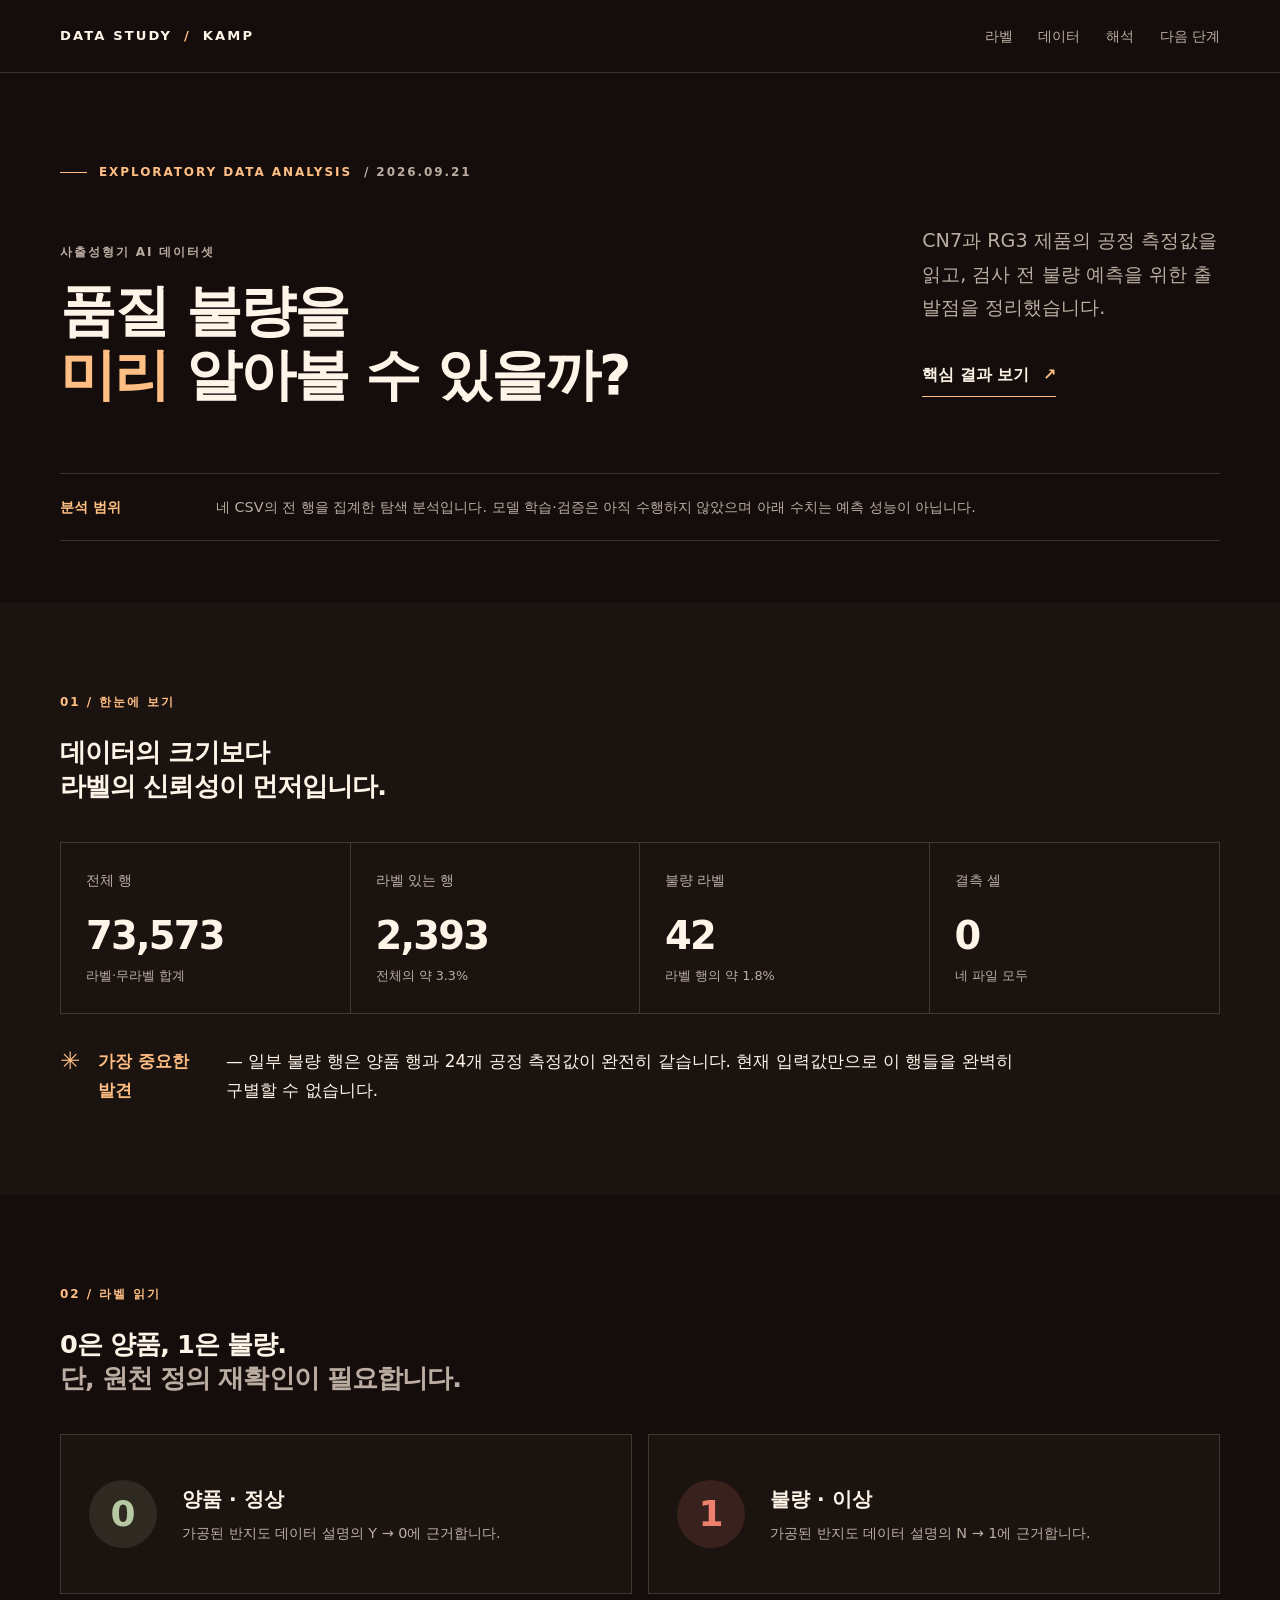
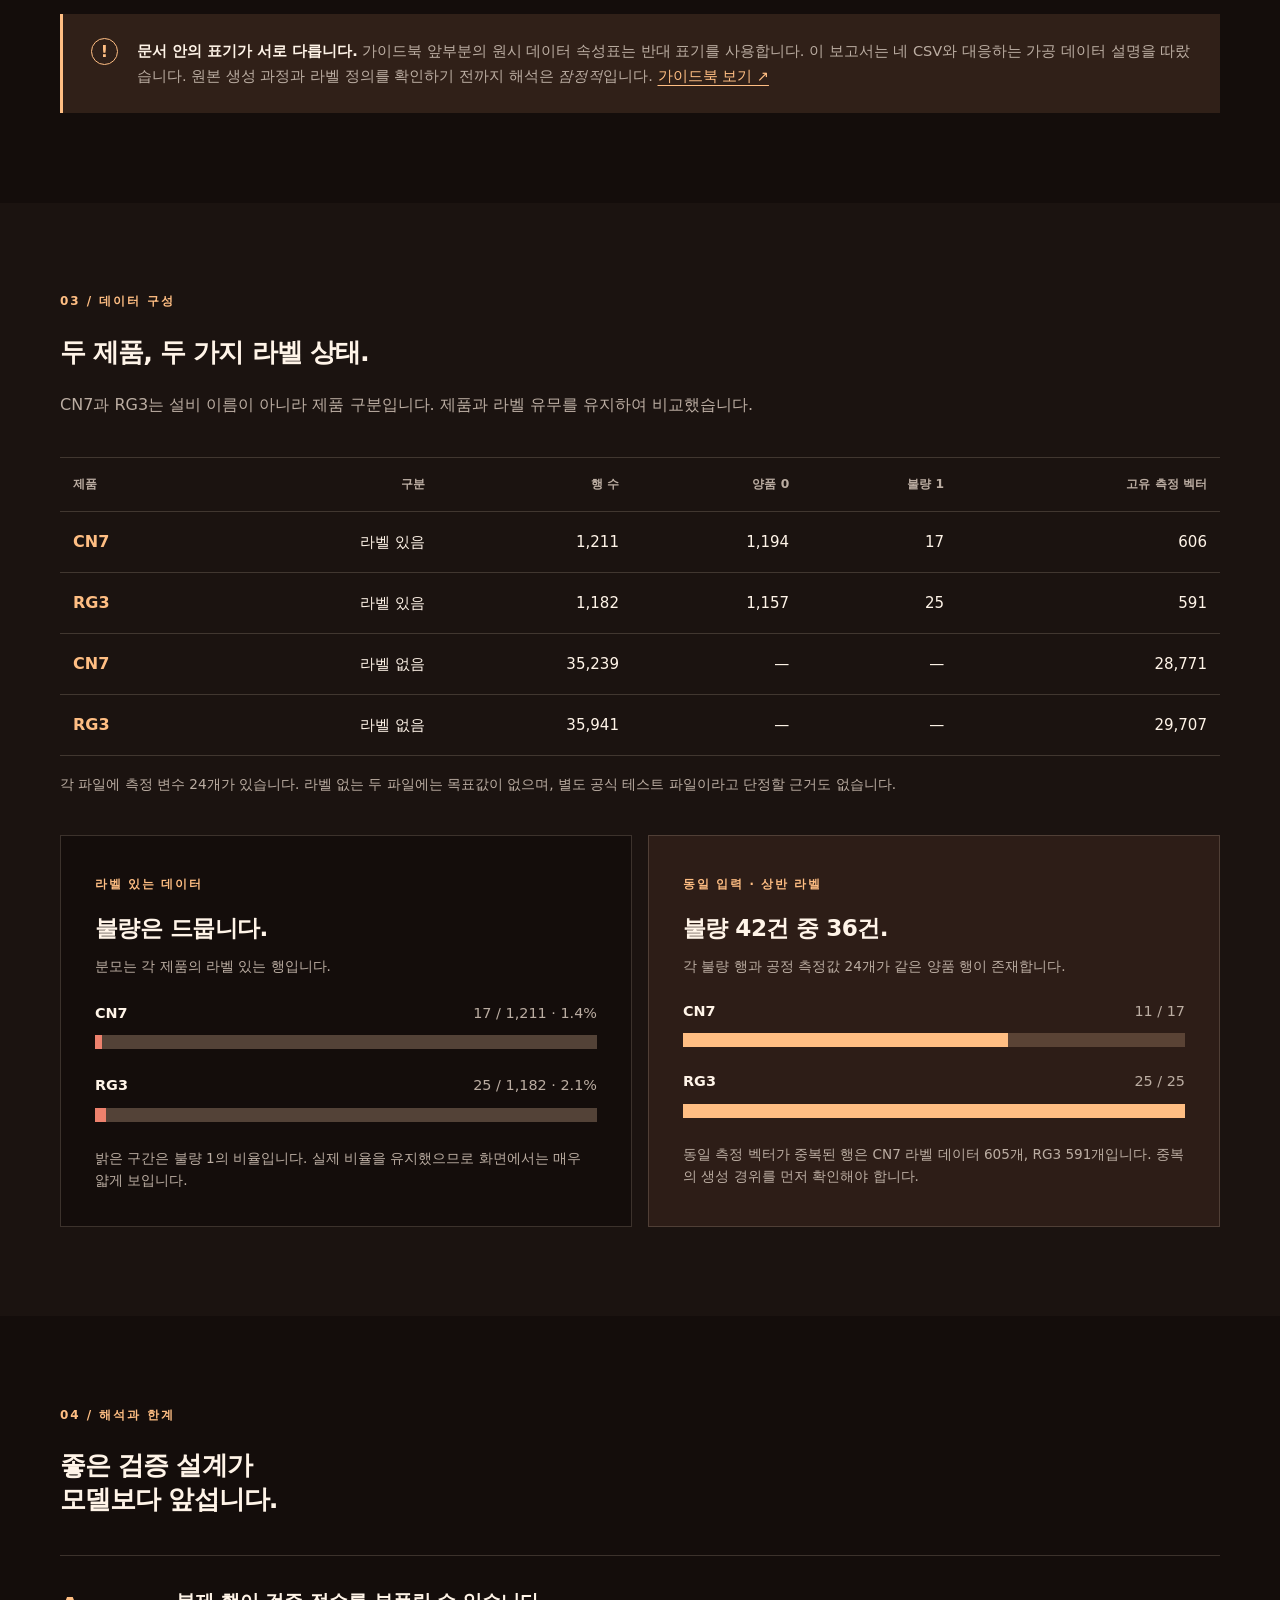
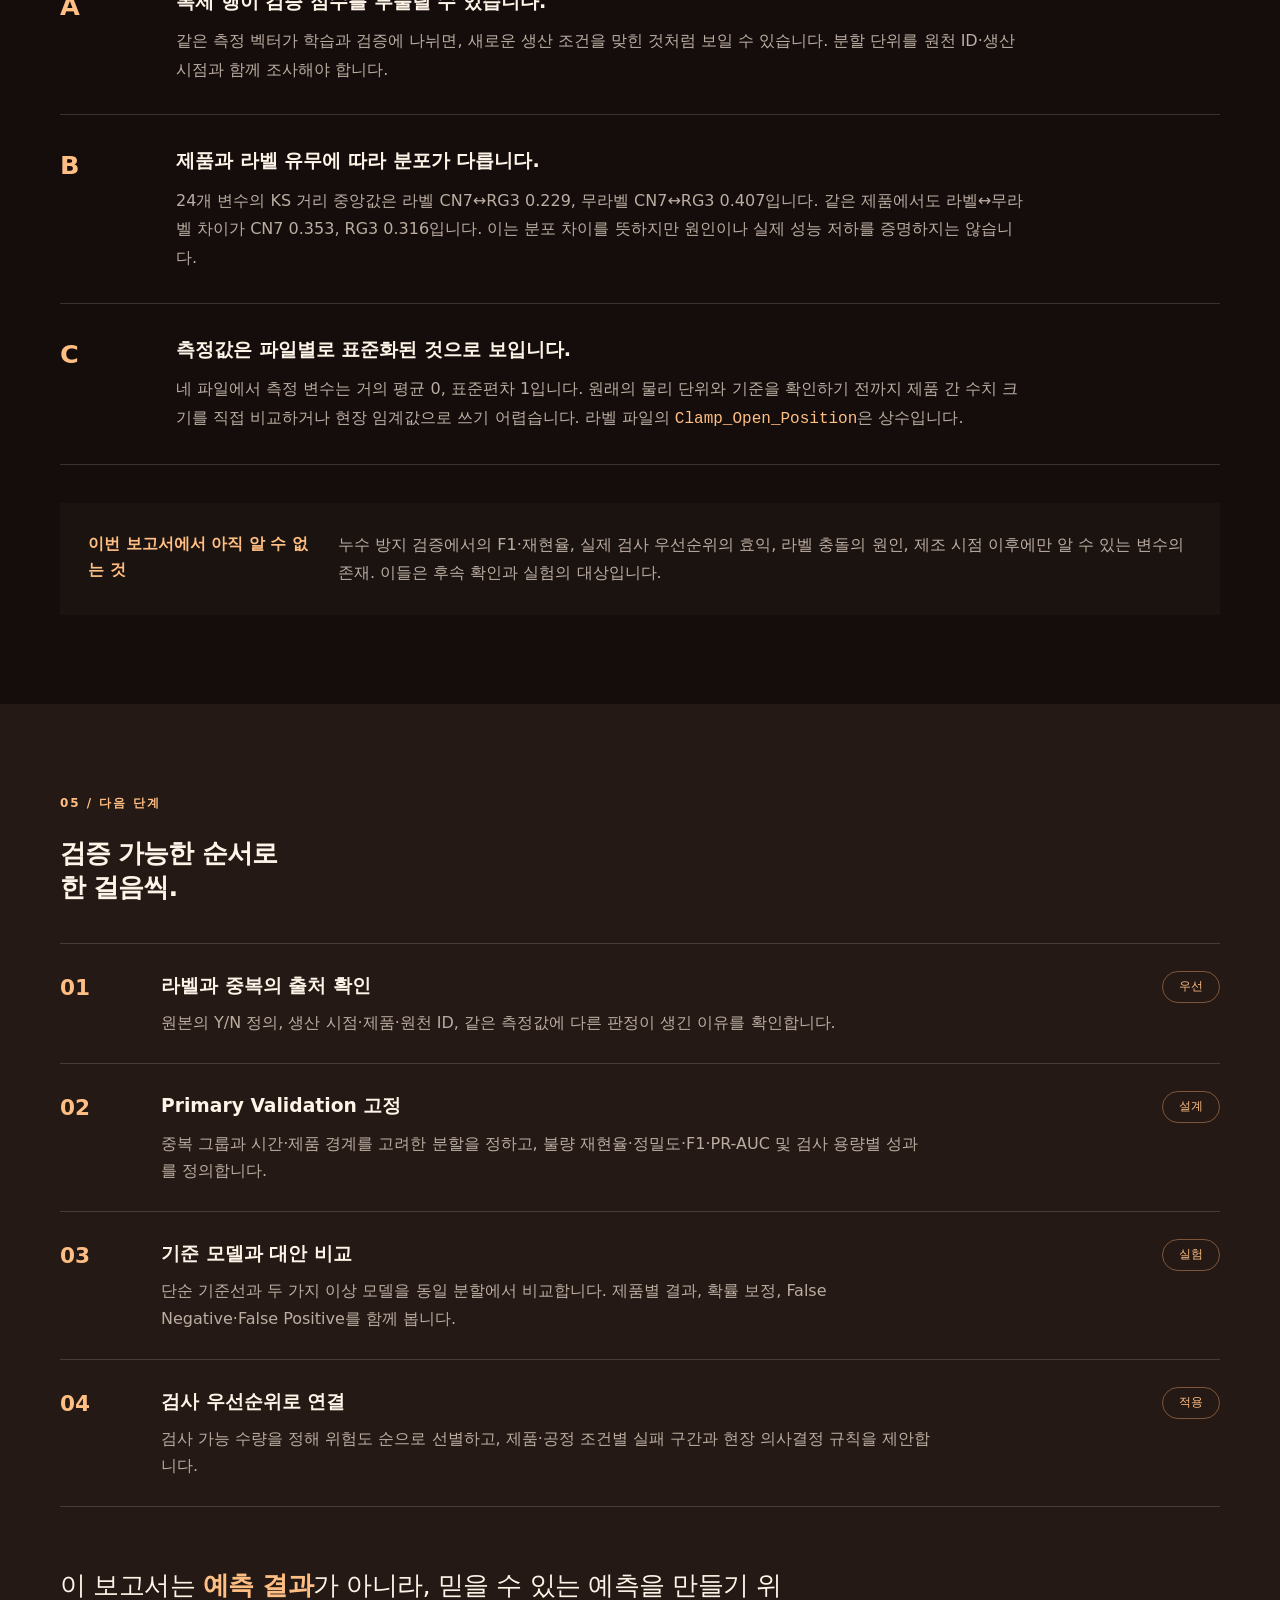
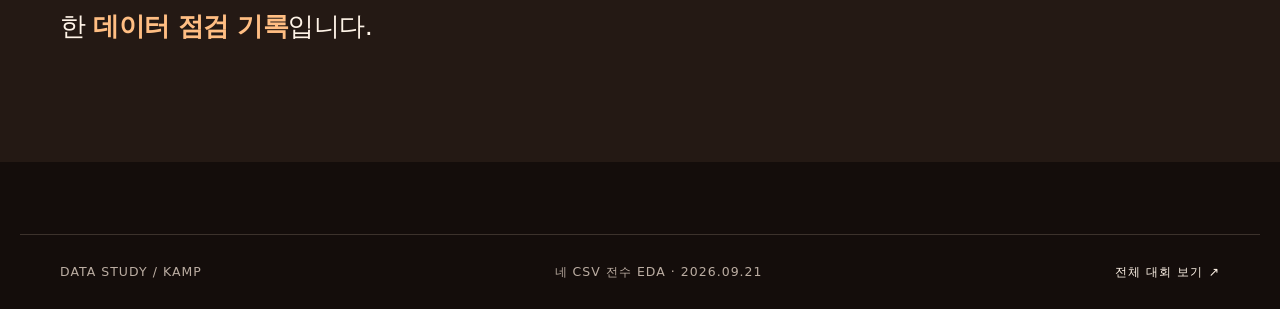
<file: docs/kamp_data_1/index.html>
<!doctype html>
<html lang="ko">
<head>
  <meta charset="utf-8">
  <meta name="viewport" content="width=device-width, initial-scale=1">
  <meta name="description" content="사출성형 공정데이터의 라벨 의미, 기초 EDA와 모델링 전 확인 과제를 정리한 보고서">
  <title>사출성형 품질 예측 · 기초 데이터 분석</title>
  <link rel="stylesheet" href="styles.css?v=20260921-2">
  <link rel="stylesheet" href="report.css?v=20260921-2">
</head>
<body>
  <a class="skip-link" href="#main">본문으로 건너뛰기</a>
  <header class="masthead">
    <div class="container masthead-inner">
      <a class="wordmark" href="../" aria-label="Data Study 전체 대회">DATA STUDY <span>/</span> KAMP</a>
      <nav aria-label="보고서 목차"><a href="#labels">라벨</a><a href="#data">데이터</a><a href="#risks">해석</a><a href="#next">다음 단계</a></nav>
    </div>
  </header>
  <main id="main">
    <section class="intro container" aria-labelledby="title">
      <div class="eyebrow"><span class="eyebrow-mark"></span> EXPLORATORY DATA ANALYSIS <span class="muted">/ 2026.09.21</span></div>
      <div class="intro-grid">
        <div><p class="kicker">사출성형기 AI 데이터셋</p><h1 id="title">품질 불량을<br><em>미리</em> 알아볼 수 있을까?</h1></div>
        <div class="intro-aside"><p>CN7과 RG3 제품의 공정 측정값을 읽고, 검사 전 불량 예측을 위한 출발점을 정리했습니다.</p><a class="text-link" href="#summary">핵심 결과 보기 <span aria-hidden="true">↗</span></a></div>
      </div>
      <div class="scope-note"><strong>분석 범위</strong><span>네 CSV의 전 행을 집계한 탐색 분석입니다. 모델 학습·검증은 아직 수행하지 않았으며 아래 수치는 예측 성능이 아닙니다.</span></div>
    </section>

    <section id="summary" class="section summary-band" aria-labelledby="summary-title"><div class="container">
      <div class="section-heading"><span class="section-no">01 / 한눈에 보기</span><h2 id="summary-title">데이터의 크기보다<br>라벨의 신뢰성이 먼저입니다.</h2></div>
      <div class="metric-grid">
        <div class="metric"><span>전체 행</span><strong>73,573</strong><small>라벨·무라벨 합계</small></div>
        <div class="metric"><span>라벨 있는 행</span><strong>2,393</strong><small>전체의 약 3.3%</small></div>
        <div class="metric"><span>불량 라벨</span><strong>42</strong><small>라벨 행의 약 1.8%</small></div>
        <div class="metric"><span>결측 셀</span><strong>0</strong><small>네 파일 모두</small></div>
      </div>
      <p class="summary-takeaway"><span class="asterisk" aria-hidden="true">✳</span> <strong>가장 중요한 발견</strong> — 일부 불량 행은 양품 행과 24개 공정 측정값이 완전히 같습니다. 현재 입력값만으로 이 행들을 완벽히 구별할 수 없습니다.</p>
    </div></section>

    <section id="labels" class="section container" aria-labelledby="labels-title">
      <div class="section-heading"><span class="section-no">02 / 라벨 읽기</span><h2 id="labels-title">0은 양품, 1은 불량.<br><span class="soft">단, 원천 정의 재확인이 필요합니다.</span></h2></div>
      <div class="label-grid"><div class="label-card good"><span class="label-digit">0</span><div><h3>양품 · 정상</h3><p>가공된 반지도 데이터 설명의 Y → 0에 근거합니다.</p></div></div><div class="label-card bad"><span class="label-digit">1</span><div><h3>불량 · 이상</h3><p>가공된 반지도 데이터 설명의 N → 1에 근거합니다.</p></div></div></div>
      <div class="caution"><div class="caution-icon" aria-hidden="true">!</div><p><strong>문서 안의 표기가 서로 다릅니다.</strong> 가이드북 앞부분의 원시 데이터 속성표는 반대 표기를 사용합니다. 이 보고서는 네 CSV와 대응하는 가공 데이터 설명을 따랐습니다. 원본 생성 과정과 라벨 정의를 확인하기 전까지 해석은 <em>잠정적</em>입니다. <a href="https://www.scribd.com/document/1020891218/04-Guidebook-Molding">가이드북 보기 ↗</a></p></div>
    </section>

    <section id="data" class="section data-section" aria-labelledby="data-title"><div class="container">
      <div class="section-heading"><span class="section-no">03 / 데이터 구성</span><h2 id="data-title">두 제품, 두 가지 라벨 상태.</h2><p>CN7과 RG3는 설비 이름이 아니라 제품 구분입니다. 제품과 라벨 유무를 유지하여 비교했습니다.</p></div>
      <div class="table-wrap"><table><caption>네 데이터 파일의 전수 집계</caption><thead><tr><th scope="col">제품</th><th scope="col">구분</th><th scope="col">행 수</th><th scope="col">양품 0</th><th scope="col">불량 1</th><th scope="col">고유 측정 벡터</th></tr></thead><tbody><tr><th scope="row">CN7</th><td>라벨 있음</td><td>1,211</td><td>1,194</td><td>17</td><td>606</td></tr><tr><th scope="row">RG3</th><td>라벨 있음</td><td>1,182</td><td>1,157</td><td>25</td><td>591</td></tr><tr><th scope="row">CN7</th><td>라벨 없음</td><td>35,239</td><td>—</td><td>—</td><td>28,771</td></tr><tr><th scope="row">RG3</th><td>라벨 없음</td><td>35,941</td><td>—</td><td>—</td><td>29,707</td></tr></tbody></table></div>
      <p class="under-table">각 파일에 측정 변수 24개가 있습니다. 라벨 없는 두 파일에는 목표값이 없으며, 별도 공식 테스트 파일이라고 단정할 근거도 없습니다.</p>
      <div class="chart-grid"><article class="chart-card"><div class="chart-heading"><span>라벨 있는 데이터</span><h3>불량은 드뭅니다.</h3><p>분모는 각 제품의 라벨 있는 행입니다.</p></div><div class="bar-row"><div class="bar-label"><strong>CN7</strong><span>17 / 1,211 · 1.4%</span></div><div class="bar-track"><span class="bar-fill" style="width:1.4%"></span></div></div><div class="bar-row"><div class="bar-label"><strong>RG3</strong><span>25 / 1,182 · 2.1%</span></div><div class="bar-track"><span class="bar-fill" style="width:2.1%"></span></div></div><p class="chart-foot">밝은 구간은 불량 1의 비율입니다. 실제 비율을 유지했으므로 화면에서는 매우 얇게 보입니다.</p></article><article class="chart-card emphasis"><div class="chart-heading"><span>동일 입력 · 상반 라벨</span><h3>불량 42건 중 36건.</h3><p>각 불량 행과 공정 측정값 24개가 같은 양품 행이 존재합니다.</p></div><div class="conflict-row"><div><strong>CN7</strong><span>11 / 17</span></div><div class="conflict-track"><span style="width:64.7%"></span></div></div><div class="conflict-row"><div><strong>RG3</strong><span>25 / 25</span></div><div class="conflict-track"><span style="width:100%"></span></div></div><p class="chart-foot">동일 측정 벡터가 중복된 행은 CN7 라벨 데이터 605개, RG3 591개입니다. 중복의 생성 경위를 먼저 확인해야 합니다.</p></article></div>
    </div></section>

    <section id="risks" class="section container" aria-labelledby="risks-title"><div class="section-heading"><span class="section-no">04 / 해석과 한계</span><h2 id="risks-title">좋은 검증 설계가<br>모델보다 앞섭니다.</h2></div>
      <div class="finding-list"><article><span class="finding-index">A</span><div><h3>복제 행이 검증 점수를 부풀릴 수 있습니다.</h3><p>같은 측정 벡터가 학습과 검증에 나뉘면, 새로운 생산 조건을 맞힌 것처럼 보일 수 있습니다. 분할 단위를 원천 ID·생산 시점과 함께 조사해야 합니다.</p></div></article><article><span class="finding-index">B</span><div><h3>제품과 라벨 유무에 따라 분포가 다릅니다.</h3><p>24개 변수의 KS 거리 중앙값은 라벨 CN7↔RG3 0.229, 무라벨 CN7↔RG3 0.407입니다. 같은 제품에서도 라벨↔무라벨 차이가 CN7 0.353, RG3 0.316입니다. 이는 분포 차이를 뜻하지만 원인이나 실제 성능 저하를 증명하지는 않습니다.</p></div></article><article><span class="finding-index">C</span><div><h3>측정값은 파일별로 표준화된 것으로 보입니다.</h3><p>네 파일에서 측정 변수는 거의 평균 0, 표준편차 1입니다. 원래의 물리 단위와 기준을 확인하기 전까지 제품 간 수치 크기를 직접 비교하거나 현장 임계값으로 쓰기 어렵습니다. 라벨 파일의 <code>Clamp_Open_Position</code>은 상수입니다.</p></div></article></div>
      <div class="limits"><strong>이번 보고서에서 아직 알 수 없는 것</strong><p>누수 방지 검증에서의 F1·재현율, 실제 검사 우선순위의 효익, 라벨 충돌의 원인, 제조 시점 이후에만 알 수 있는 변수의 존재. 이들은 후속 확인과 실험의 대상입니다.</p></div>
    </section>

    <section id="next" class="section next-section" aria-labelledby="next-title"><div class="container"><div class="section-heading"><span class="section-no">05 / 다음 단계</span><h2 id="next-title">검증 가능한 순서로<br>한 걸음씩.</h2></div><ol class="roadmap"><li><span class="step">01</span><div><h3>라벨과 중복의 출처 확인</h3><p>원본의 Y/N 정의, 생산 시점·제품·원천 ID, 같은 측정값에 다른 판정이 생긴 이유를 확인합니다.</p></div><span class="step-state">우선</span></li><li><span class="step">02</span><div><h3>Primary Validation 고정</h3><p>중복 그룹과 시간·제품 경계를 고려한 분할을 정하고, 불량 재현율·정밀도·F1·PR-AUC 및 검사 용량별 성과를 정의합니다.</p></div><span class="step-state">설계</span></li><li><span class="step">03</span><div><h3>기준 모델과 대안 비교</h3><p>단순 기준선과 두 가지 이상 모델을 동일 분할에서 비교합니다. 제품별 결과, 확률 보정, False Negative·False Positive를 함께 봅니다.</p></div><span class="step-state">실험</span></li><li><span class="step">04</span><div><h3>검사 우선순위로 연결</h3><p>검사 가능 수량을 정해 위험도 순으로 선별하고, 제품·공정 조건별 실패 구간과 현장 의사결정 규칙을 제안합니다.</p></div><span class="step-state">적용</span></li></ol><div class="closing"><p>이 보고서는 <strong>예측 결과</strong>가 아니라, 믿을 수 있는 예측을 만들기 위한 <strong>데이터 점검 기록</strong>입니다.</p></div></div></section>
  </main>
  <footer class="site-footer"><div class="container footer-inner"><span>DATA STUDY / KAMP</span><span>네 CSV 전수 EDA · 2026.09.21</span><a href="../" aria-label="Data Study 전체 대회로 돌아가기">전체 대회 보기 ↗</a></div></footer>
</body>
</html>
</file>
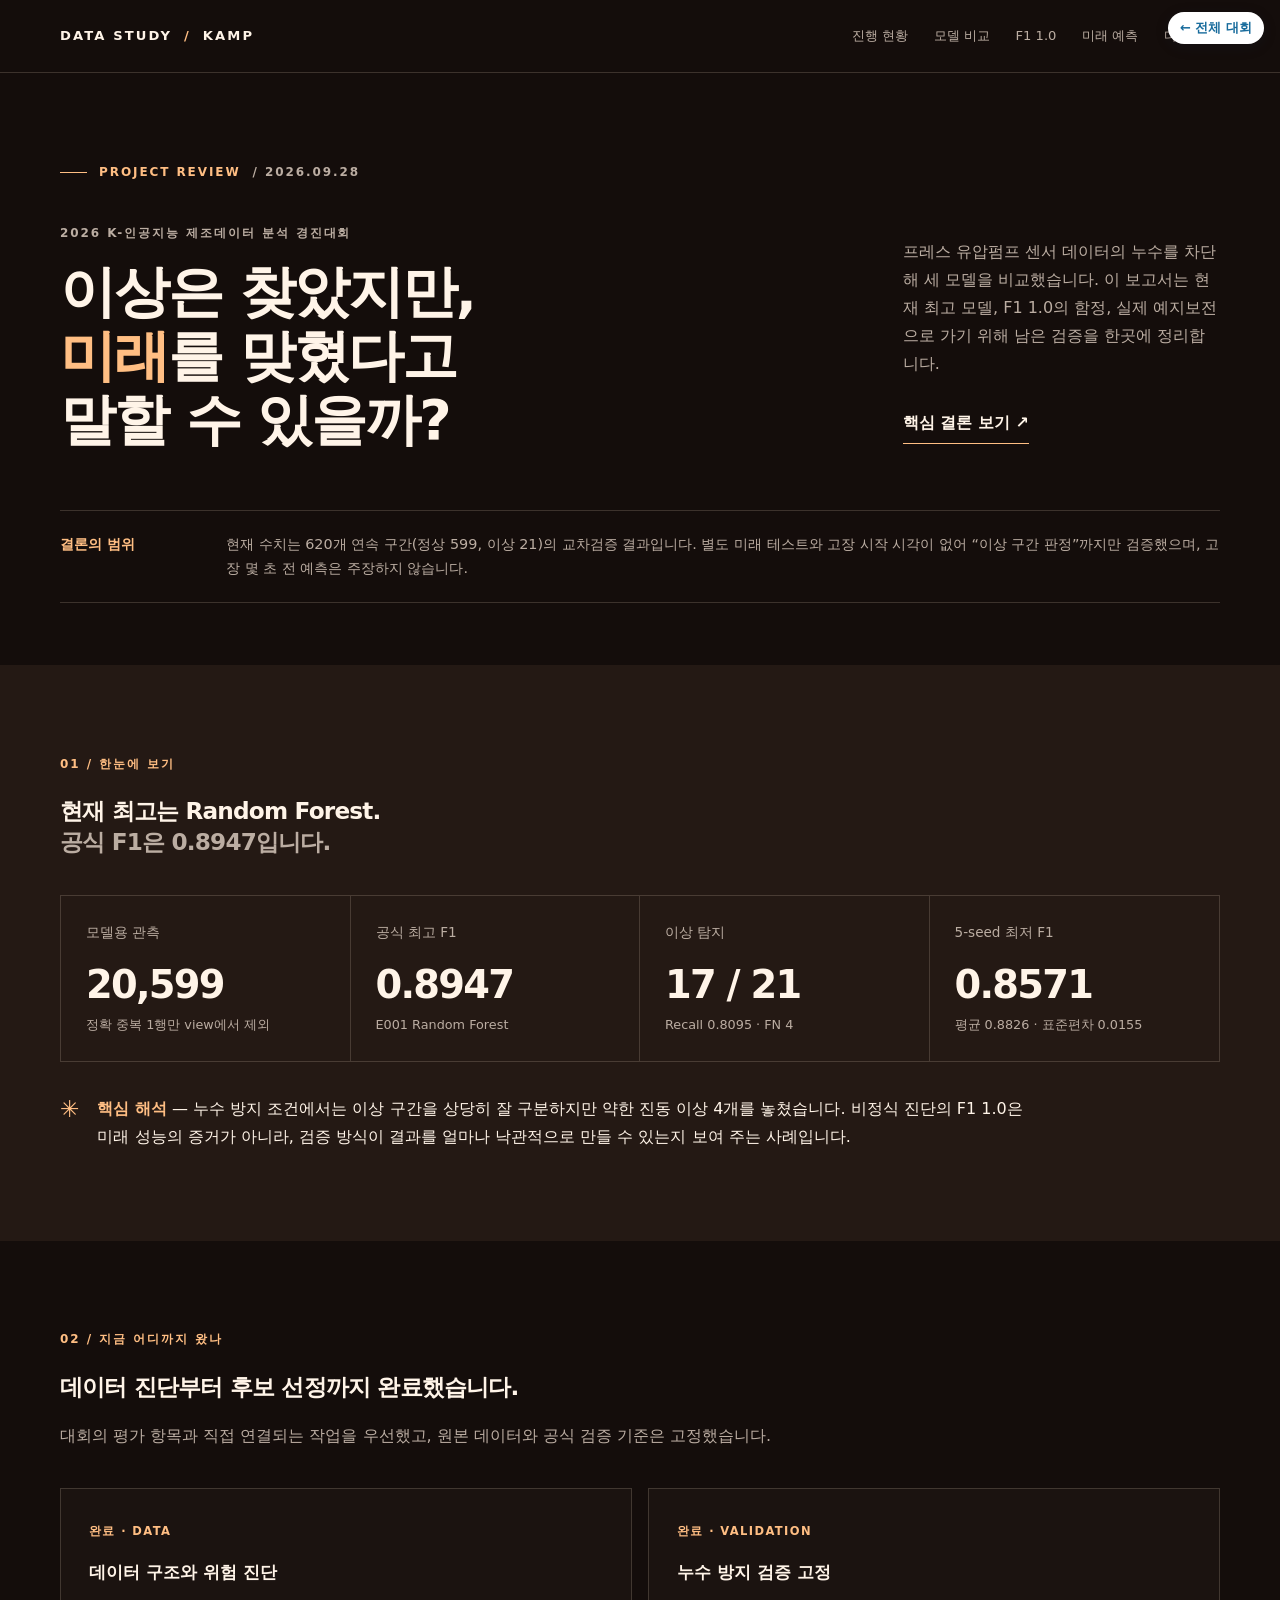
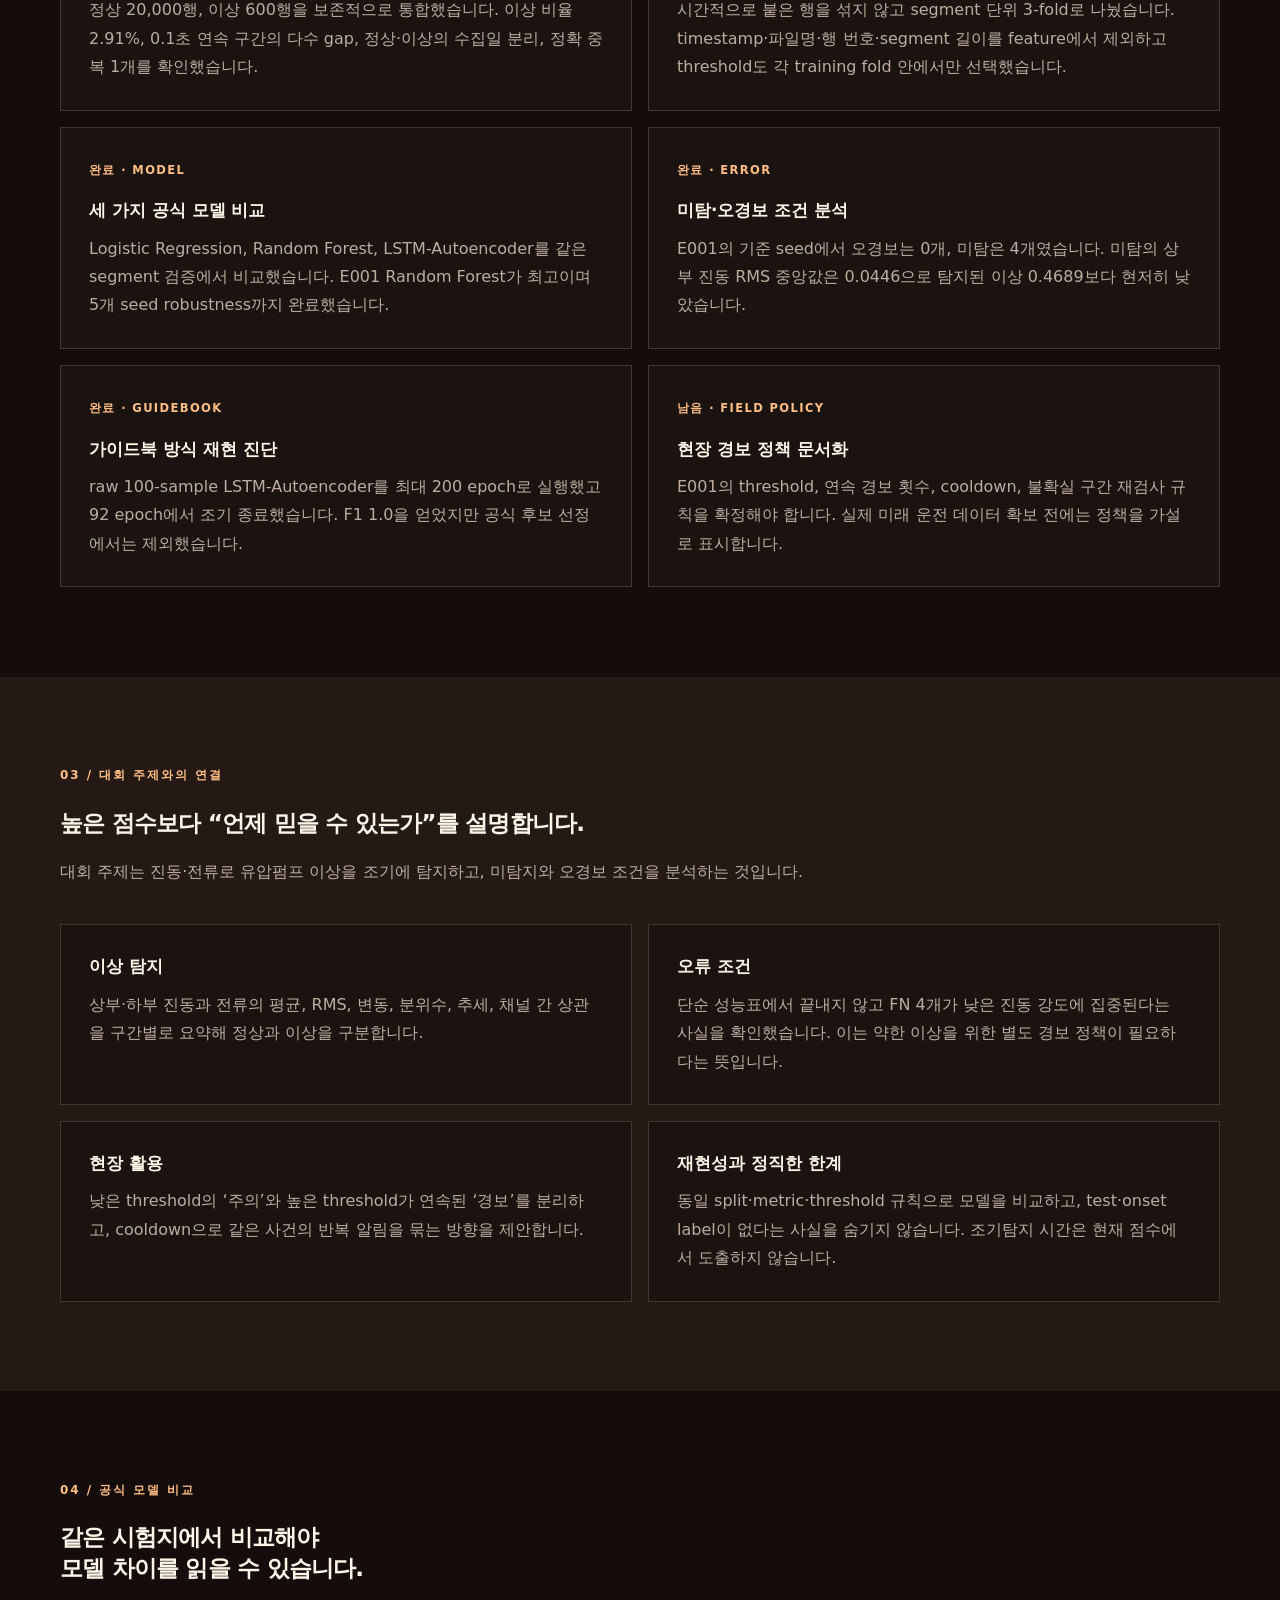
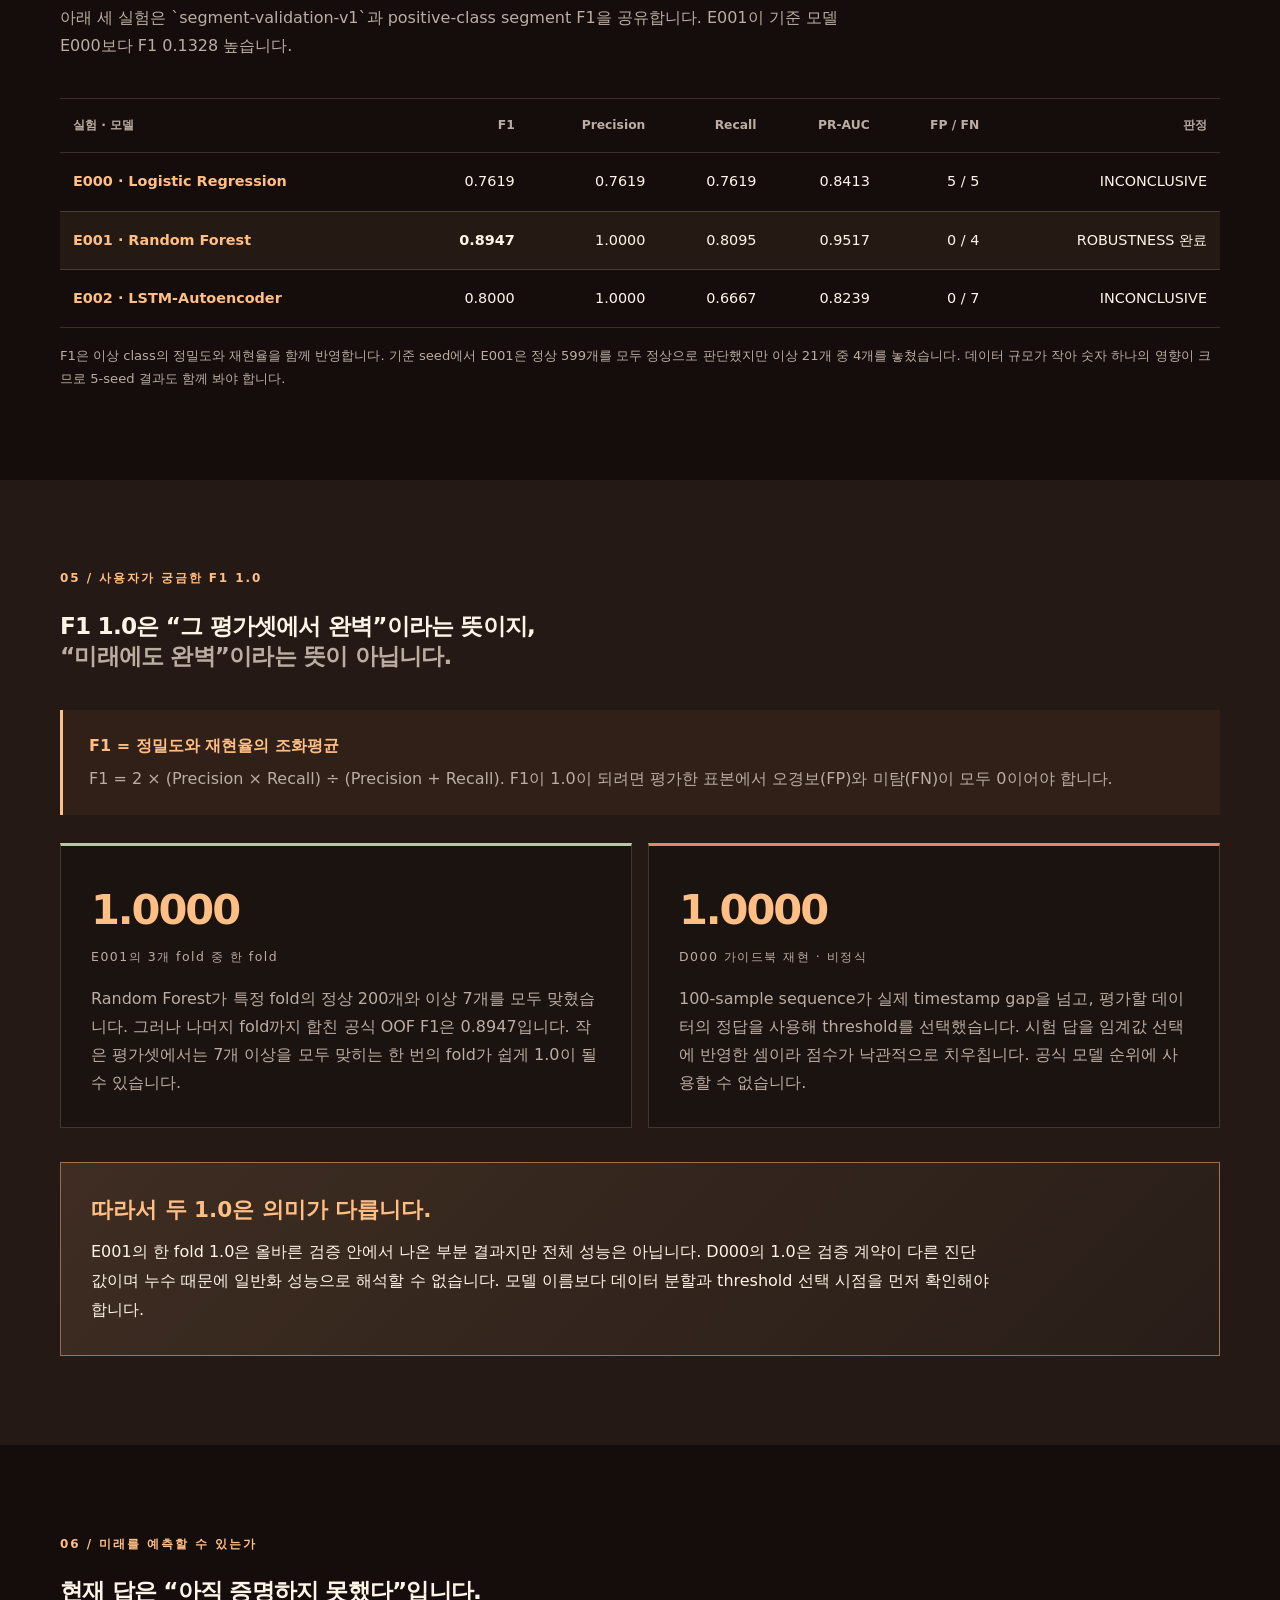
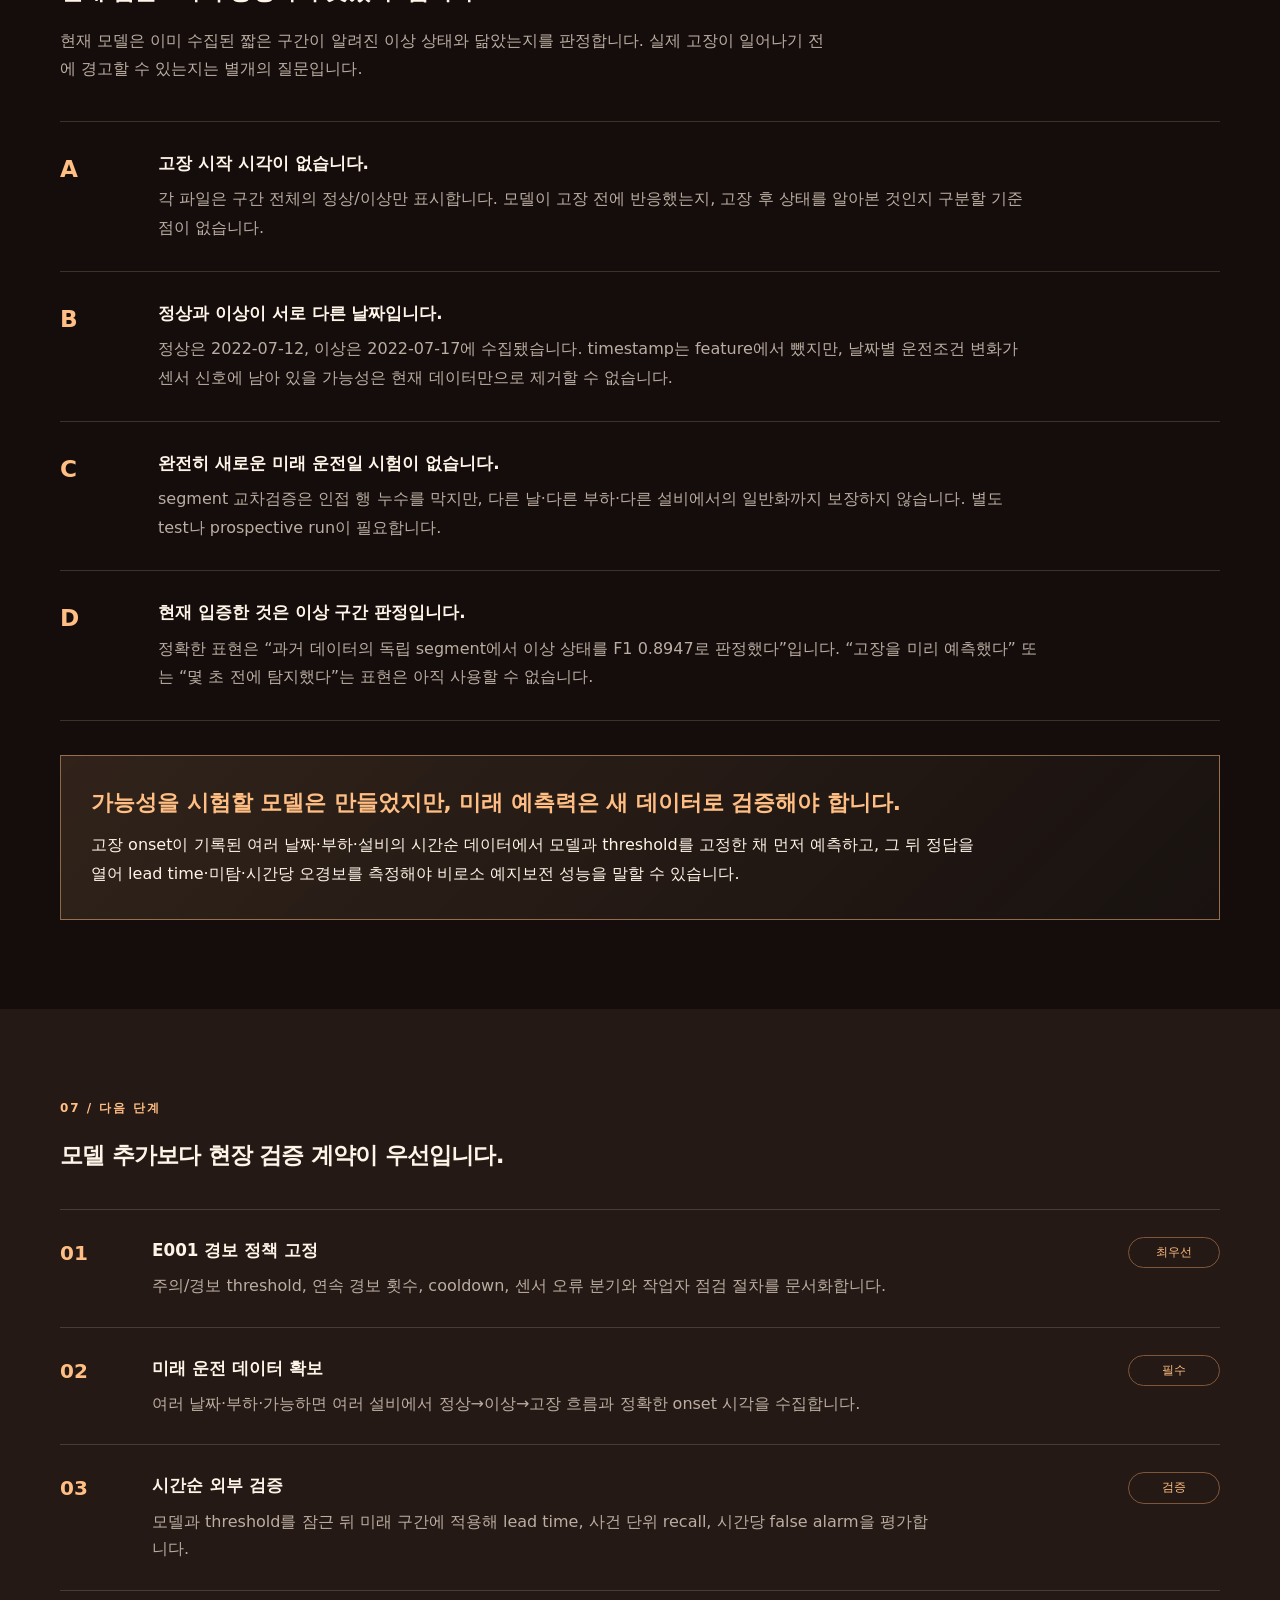
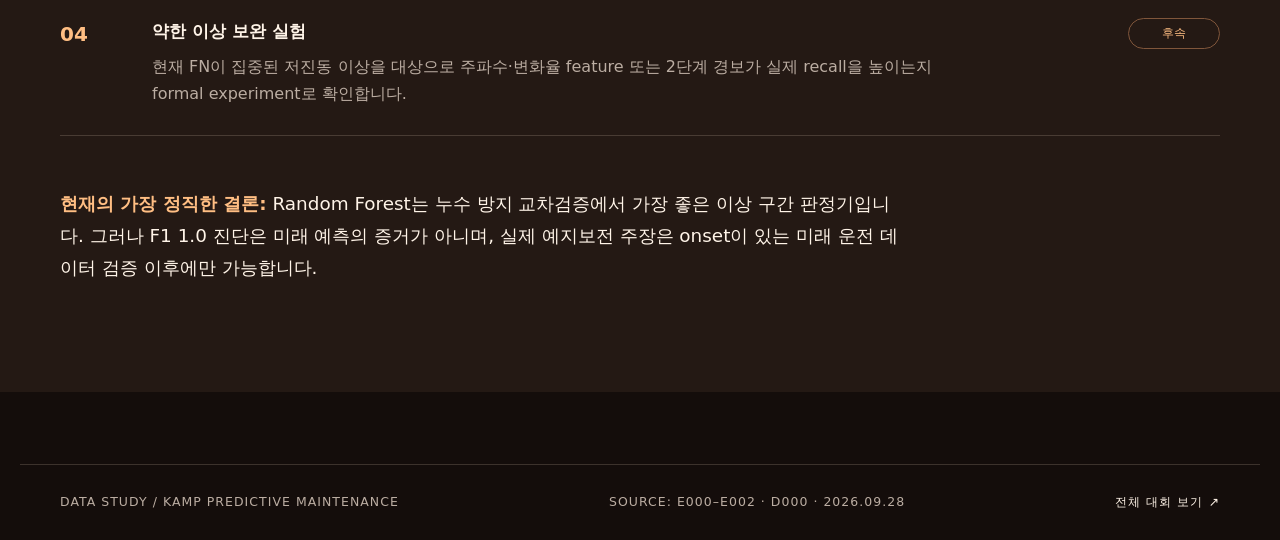
<file: docs/kamp_data_3/index.html>
<!doctype html>
<html lang="ko">
<head>
  <meta charset="utf-8">
  <meta name="viewport" content="width=device-width, initial-scale=1">
  <meta name="description" content="KAMP 소성가공 예지보전 프로젝트의 진행 현황, 모델 성능, F1 1.0의 의미와 미래 예측 가능성을 정리한 보고서">
  <title>KAMP 프레스 유압펌프 예지보전 · 프로젝트 현황</title>
  <link rel="stylesheet" href="styles.css">
  <link rel="stylesheet" href="report.css">
</head>
<body><a href="../" aria-label="Data Study 전체 대회" style="position:fixed;z-index:20;top:12px;right:16px;padding:8px 12px;border-radius:999px;background:#fff;color:#176b9c;text-decoration:none;font:700 13px/1.2 system-ui;box-shadow:0 3px 14px rgba(16,39,63,.16)">← 전체 대회</a>
  <a class="skip-link" href="#main">본문 바로가기</a>
  <header class="masthead"><div class="container masthead-inner">
    <a class="wordmark" href="../">DATA STUDY <span>/</span> KAMP</a>
    <nav aria-label="보고서 목차"><a href="#status">진행 현황</a><a href="#models">모델 비교</a><a href="#perfect">F1 1.0</a><a href="#future">미래 예측</a><a href="#next">다음 단계</a></nav>
  </div></header>

  <main id="main">
    <section class="intro container" aria-labelledby="title">
      <div class="eyebrow"><span class="eyebrow-mark"></span> PROJECT REVIEW <span class="muted">/ 2026.09.28</span></div>
      <div class="intro-grid">
        <div><p class="kicker">2026 K-인공지능 제조데이터 분석 경진대회</p><h1 id="title">이상은 찾았지만,<br><em>미래</em>를 맞혔다고<br>말할 수 있을까?</h1></div>
        <div class="intro-aside"><p>프레스 유압펌프 센서 데이터의 누수를 차단해 세 모델을 비교했습니다. 이 보고서는 현재 최고 모델, F1 1.0의 함정, 실제 예지보전으로 가기 위해 남은 검증을 한곳에 정리합니다.</p><a class="text-link" href="#summary">핵심 결론 보기 ↗</a></div>
      </div>
      <div class="scope-note"><strong>결론의 범위</strong><span>현재 수치는 620개 연속 구간(정상 599, 이상 21)의 교차검증 결과입니다. 별도 미래 테스트와 고장 시작 시각이 없어 “이상 구간 판정”까지만 검증했으며, 고장 몇 초 전 예측은 주장하지 않습니다.</span></div>
    </section>

    <section id="summary" class="section alt" aria-labelledby="summary-title"><div class="container">
      <div class="section-heading"><span class="section-no">01 / 한눈에 보기</span><h2 id="summary-title">현재 최고는 Random Forest.<br><span class="soft">공식 F1은 0.8947입니다.</span></h2></div>
      <div class="metric-grid">
        <div class="metric"><span>모델용 관측</span><strong>20,599</strong><small>정확 중복 1행만 view에서 제외</small></div>
        <div class="metric"><span>공식 최고 F1</span><strong>0.8947</strong><small>E001 Random Forest</small></div>
        <div class="metric"><span>이상 탐지</span><strong>17 / 21</strong><small>Recall 0.8095 · FN 4</small></div>
        <div class="metric"><span>5-seed 최저 F1</span><strong>0.8571</strong><small>평균 0.8826 · 표준편차 0.0155</small></div>
      </div>
      <p class="takeaway"><span class="asterisk" aria-hidden="true">✳</span><span><strong>핵심 해석</strong> — 누수 방지 조건에서는 이상 구간을 상당히 잘 구분하지만 약한 진동 이상 4개를 놓쳤습니다. 비정식 진단의 F1 1.0은 미래 성능의 증거가 아니라, 검증 방식이 결과를 얼마나 낙관적으로 만들 수 있는지 보여 주는 사례입니다.</span></p>
    </div></section>

    <section id="status" class="section container" aria-labelledby="status-title">
      <div class="section-heading"><span class="section-no">02 / 지금 어디까지 왔나</span><h2 id="status-title">데이터 진단부터 후보 선정까지 완료했습니다.</h2><p>대회의 평가 항목과 직접 연결되는 작업을 우선했고, 원본 데이터와 공식 검증 기준은 고정했습니다.</p></div>
      <div class="progress-list">
        <article class="progress-card"><span class="state">완료 · DATA</span><h3>데이터 구조와 위험 진단</h3><p>정상 20,000행, 이상 600행을 보존적으로 통합했습니다. 이상 비율 2.91%, 0.1초 연속 구간의 다수 gap, 정상·이상의 수집일 분리, 정확 중복 1개를 확인했습니다.</p></article>
        <article class="progress-card"><span class="state">완료 · VALIDATION</span><h3>누수 방지 검증 고정</h3><p>시간적으로 붙은 행을 섞지 않고 segment 단위 3-fold로 나눴습니다. timestamp·파일명·행 번호·segment 길이를 feature에서 제외하고 threshold도 각 training fold 안에서만 선택했습니다.</p></article>
        <article class="progress-card"><span class="state">완료 · MODEL</span><h3>세 가지 공식 모델 비교</h3><p>Logistic Regression, Random Forest, LSTM-Autoencoder를 같은 segment 검증에서 비교했습니다. E001 Random Forest가 최고이며 5개 seed robustness까지 완료했습니다.</p></article>
        <article class="progress-card"><span class="state">완료 · ERROR</span><h3>미탐·오경보 조건 분석</h3><p>E001의 기준 seed에서 오경보는 0개, 미탐은 4개였습니다. 미탐의 상부 진동 RMS 중앙값은 0.0446으로 탐지된 이상 0.4689보다 현저히 낮았습니다.</p></article>
        <article class="progress-card"><span class="state">완료 · GUIDEBOOK</span><h3>가이드북 방식 재현 진단</h3><p>raw 100-sample LSTM-Autoencoder를 최대 200 epoch로 실행했고 92 epoch에서 조기 종료했습니다. F1 1.0을 얻었지만 공식 후보 선정에서는 제외했습니다.</p></article>
        <article class="progress-card"><span class="state">남음 · FIELD POLICY</span><h3>현장 경보 정책 문서화</h3><p>E001의 threshold, 연속 경보 횟수, cooldown, 불확실 구간 재검사 규칙을 확정해야 합니다. 실제 미래 운전 데이터 확보 전에는 정책을 가설로 표시합니다.</p></article>
      </div>
    </section>

    <section class="section alt" aria-labelledby="competition-title"><div class="container">
      <div class="section-heading"><span class="section-no">03 / 대회 주제와의 연결</span><h2 id="competition-title">높은 점수보다 “언제 믿을 수 있는가”를 설명합니다.</h2><p>대회 주제는 진동·전류로 유압펌프 이상을 조기에 탐지하고, 미탐지와 오경보 조건을 분석하는 것입니다.</p></div>
      <div class="explain-grid">
        <article class="explain-card"><h3>이상 탐지</h3><p>상부·하부 진동과 전류의 평균, RMS, 변동, 분위수, 추세, 채널 간 상관을 구간별로 요약해 정상과 이상을 구분합니다.</p></article>
        <article class="explain-card"><h3>오류 조건</h3><p>단순 성능표에서 끝내지 않고 FN 4개가 낮은 진동 강도에 집중된다는 사실을 확인했습니다. 이는 약한 이상을 위한 별도 경보 정책이 필요하다는 뜻입니다.</p></article>
        <article class="explain-card"><h3>현장 활용</h3><p>낮은 threshold의 ‘주의’와 높은 threshold가 연속된 ‘경보’를 분리하고, cooldown으로 같은 사건의 반복 알림을 묶는 방향을 제안합니다.</p></article>
        <article class="explain-card"><h3>재현성과 정직한 한계</h3><p>동일 split·metric·threshold 규칙으로 모델을 비교하고, test·onset label이 없다는 사실을 숨기지 않습니다. 조기탐지 시간은 현재 점수에서 도출하지 않습니다.</p></article>
      </div>
    </div></section>

    <section id="models" class="section container" aria-labelledby="models-title">
      <div class="section-heading"><span class="section-no">04 / 공식 모델 비교</span><h2 id="models-title">같은 시험지에서 비교해야<br>모델 차이를 읽을 수 있습니다.</h2><p>아래 세 실험은 `segment-validation-v1`과 positive-class segment F1을 공유합니다. E001이 기준 모델 E000보다 F1 0.1328 높습니다.</p></div>
      <div class="table-wrap"><table>
        <caption>공식 실험의 segment 단위 성능 비교</caption>
        <thead><tr><th scope="col">실험 · 모델</th><th scope="col">F1</th><th scope="col">Precision</th><th scope="col">Recall</th><th scope="col">PR-AUC</th><th scope="col">FP / FN</th><th scope="col">판정</th></tr></thead>
        <tbody>
          <tr><th scope="row">E000 · Logistic Regression</th><td>0.7619</td><td>0.7619</td><td>0.7619</td><td>0.8413</td><td>5 / 5</td><td>INCONCLUSIVE</td></tr>
          <tr class="best-row"><th scope="row">E001 · Random Forest</th><td><strong>0.8947</strong></td><td>1.0000</td><td>0.8095</td><td>0.9517</td><td>0 / 4</td><td>ROBUSTNESS 완료</td></tr>
          <tr><th scope="row">E002 · LSTM-Autoencoder</th><td>0.8000</td><td>1.0000</td><td>0.6667</td><td>0.8239</td><td>0 / 7</td><td>INCONCLUSIVE</td></tr>
        </tbody>
      </table></div>
      <p class="under-table">F1은 이상 class의 정밀도와 재현율을 함께 반영합니다. 기준 seed에서 E001은 정상 599개를 모두 정상으로 판단했지만 이상 21개 중 4개를 놓쳤습니다. 데이터 규모가 작아 숫자 하나의 영향이 크므로 5-seed 결과도 함께 봐야 합니다.</p>
    </section>

    <section id="perfect" class="section alt" aria-labelledby="perfect-title"><div class="container">
      <div class="section-heading"><span class="section-no">05 / 사용자가 궁금한 F1 1.0</span><h2 id="perfect-title">F1 1.0은 “그 평가셋에서 완벽”이라는 뜻이지,<br><span class="soft">“미래에도 완벽”이라는 뜻이 아닙니다.</span></h2></div>
      <div class="formula"><strong>F1 = 정밀도와 재현율의 조화평균</strong><p>F1 = 2 × (Precision × Recall) ÷ (Precision + Recall). F1이 1.0이 되려면 평가한 표본에서 오경보(FP)와 미탐(FN)이 모두 0이어야 합니다.</p></div>
      <div class="score-compare">
        <article class="score-card valid"><span class="score">1.0000</span><span class="label">E001의 3개 fold 중 한 fold</span><p>Random Forest가 특정 fold의 정상 200개와 이상 7개를 모두 맞혔습니다. 그러나 나머지 fold까지 합친 공식 OOF F1은 0.8947입니다. 작은 평가셋에서는 7개 이상을 모두 맞히는 한 번의 fold가 쉽게 1.0이 될 수 있습니다.</p></article>
        <article class="score-card invalid"><span class="score">1.0000</span><span class="label">D000 가이드북 재현 · 비정식</span><p>100-sample sequence가 실제 timestamp gap을 넘고, 평가할 데이터의 정답을 사용해 threshold를 선택했습니다. 시험 답을 임계값 선택에 반영한 셈이라 점수가 낙관적으로 치우칩니다. 공식 모델 순위에 사용할 수 없습니다.</p></article>
      </div>
      <div class="answer-box"><span class="answer">따라서 두 1.0은 의미가 다릅니다.</span><p>E001의 한 fold 1.0은 올바른 검증 안에서 나온 부분 결과지만 전체 성능은 아닙니다. D000의 1.0은 검증 계약이 다른 진단값이며 누수 때문에 일반화 성능으로 해석할 수 없습니다. 모델 이름보다 데이터 분할과 threshold 선택 시점을 먼저 확인해야 합니다.</p></div>
    </div></section>

    <section id="future" class="section container" aria-labelledby="future-title">
      <div class="section-heading"><span class="section-no">06 / 미래를 예측할 수 있는가</span><h2 id="future-title">현재 답은 “아직 증명하지 못했다”입니다.</h2><p>현재 모델은 이미 수집된 짧은 구간이 알려진 이상 상태와 닮았는지를 판정합니다. 실제 고장이 일어나기 전에 경고할 수 있는지는 별개의 질문입니다.</p></div>
      <div class="evidence-list">
        <article><span class="evidence-index">A</span><div><h3>고장 시작 시각이 없습니다.</h3><p>각 파일은 구간 전체의 정상/이상만 표시합니다. 모델이 고장 전에 반응했는지, 고장 후 상태를 알아본 것인지 구분할 기준점이 없습니다.</p></div></article>
        <article><span class="evidence-index">B</span><div><h3>정상과 이상이 서로 다른 날짜입니다.</h3><p>정상은 2022-07-12, 이상은 2022-07-17에 수집됐습니다. timestamp는 feature에서 뺐지만, 날짜별 운전조건 변화가 센서 신호에 남아 있을 가능성은 현재 데이터만으로 제거할 수 없습니다.</p></div></article>
        <article><span class="evidence-index">C</span><div><h3>완전히 새로운 미래 운전일 시험이 없습니다.</h3><p>segment 교차검증은 인접 행 누수를 막지만, 다른 날·다른 부하·다른 설비에서의 일반화까지 보장하지 않습니다. 별도 test나 prospective run이 필요합니다.</p></div></article>
        <article><span class="evidence-index">D</span><div><h3>현재 입증한 것은 이상 구간 판정입니다.</h3><p>정확한 표현은 “과거 데이터의 독립 segment에서 이상 상태를 F1 0.8947로 판정했다”입니다. “고장을 미리 예측했다” 또는 “몇 초 전에 탐지했다”는 표현은 아직 사용할 수 없습니다.</p></div></article>
      </div>
      <div class="answer-box"><span class="answer">가능성을 시험할 모델은 만들었지만, 미래 예측력은 새 데이터로 검증해야 합니다.</span><p>고장 onset이 기록된 여러 날짜·부하·설비의 시간순 데이터에서 모델과 threshold를 고정한 채 먼저 예측하고, 그 뒤 정답을 열어 lead time·미탐·시간당 오경보를 측정해야 비로소 예지보전 성능을 말할 수 있습니다.</p></div>
    </section>

    <section id="next" class="section alt" aria-labelledby="next-title"><div class="container">
      <div class="section-heading"><span class="section-no">07 / 다음 단계</span><h2 id="next-title">모델 추가보다 현장 검증 계약이 우선입니다.</h2></div>
      <ol class="roadmap">
        <li><span class="step">01</span><div><h3>E001 경보 정책 고정</h3><p>주의/경보 threshold, 연속 경보 횟수, cooldown, 센서 오류 분기와 작업자 점검 절차를 문서화합니다.</p></div><span class="step-state">최우선</span></li>
        <li><span class="step">02</span><div><h3>미래 운전 데이터 확보</h3><p>여러 날짜·부하·가능하면 여러 설비에서 정상→이상→고장 흐름과 정확한 onset 시각을 수집합니다.</p></div><span class="step-state">필수</span></li>
        <li><span class="step">03</span><div><h3>시간순 외부 검증</h3><p>모델과 threshold를 잠근 뒤 미래 구간에 적용해 lead time, 사건 단위 recall, 시간당 false alarm을 평가합니다.</p></div><span class="step-state">검증</span></li>
        <li><span class="step">04</span><div><h3>약한 이상 보완 실험</h3><p>현재 FN이 집중된 저진동 이상을 대상으로 주파수·변화율 feature 또는 2단계 경보가 실제 recall을 높이는지 formal experiment로 확인합니다.</p></div><span class="step-state">후속</span></li>
      </ol>
      <div class="closing"><p><strong>현재의 가장 정직한 결론:</strong> Random Forest는 누수 방지 교차검증에서 가장 좋은 이상 구간 판정기입니다. 그러나 F1 1.0 진단은 미래 예측의 증거가 아니며, 실제 예지보전 주장은 onset이 있는 미래 운전 데이터 검증 이후에만 가능합니다.</p></div>
    </div></section>
  </main>

  <footer class="site-footer"><div class="container footer-inner"><span>DATA STUDY / KAMP PREDICTIVE MAINTENANCE</span><span>Source: E000–E002 · D000 · 2026.09.28</span><a href="../" aria-label="Data Study 전체 대회로 돌아가기">전체 대회 보기 ↗</a></div></footer>
</body>
</html>
</file>
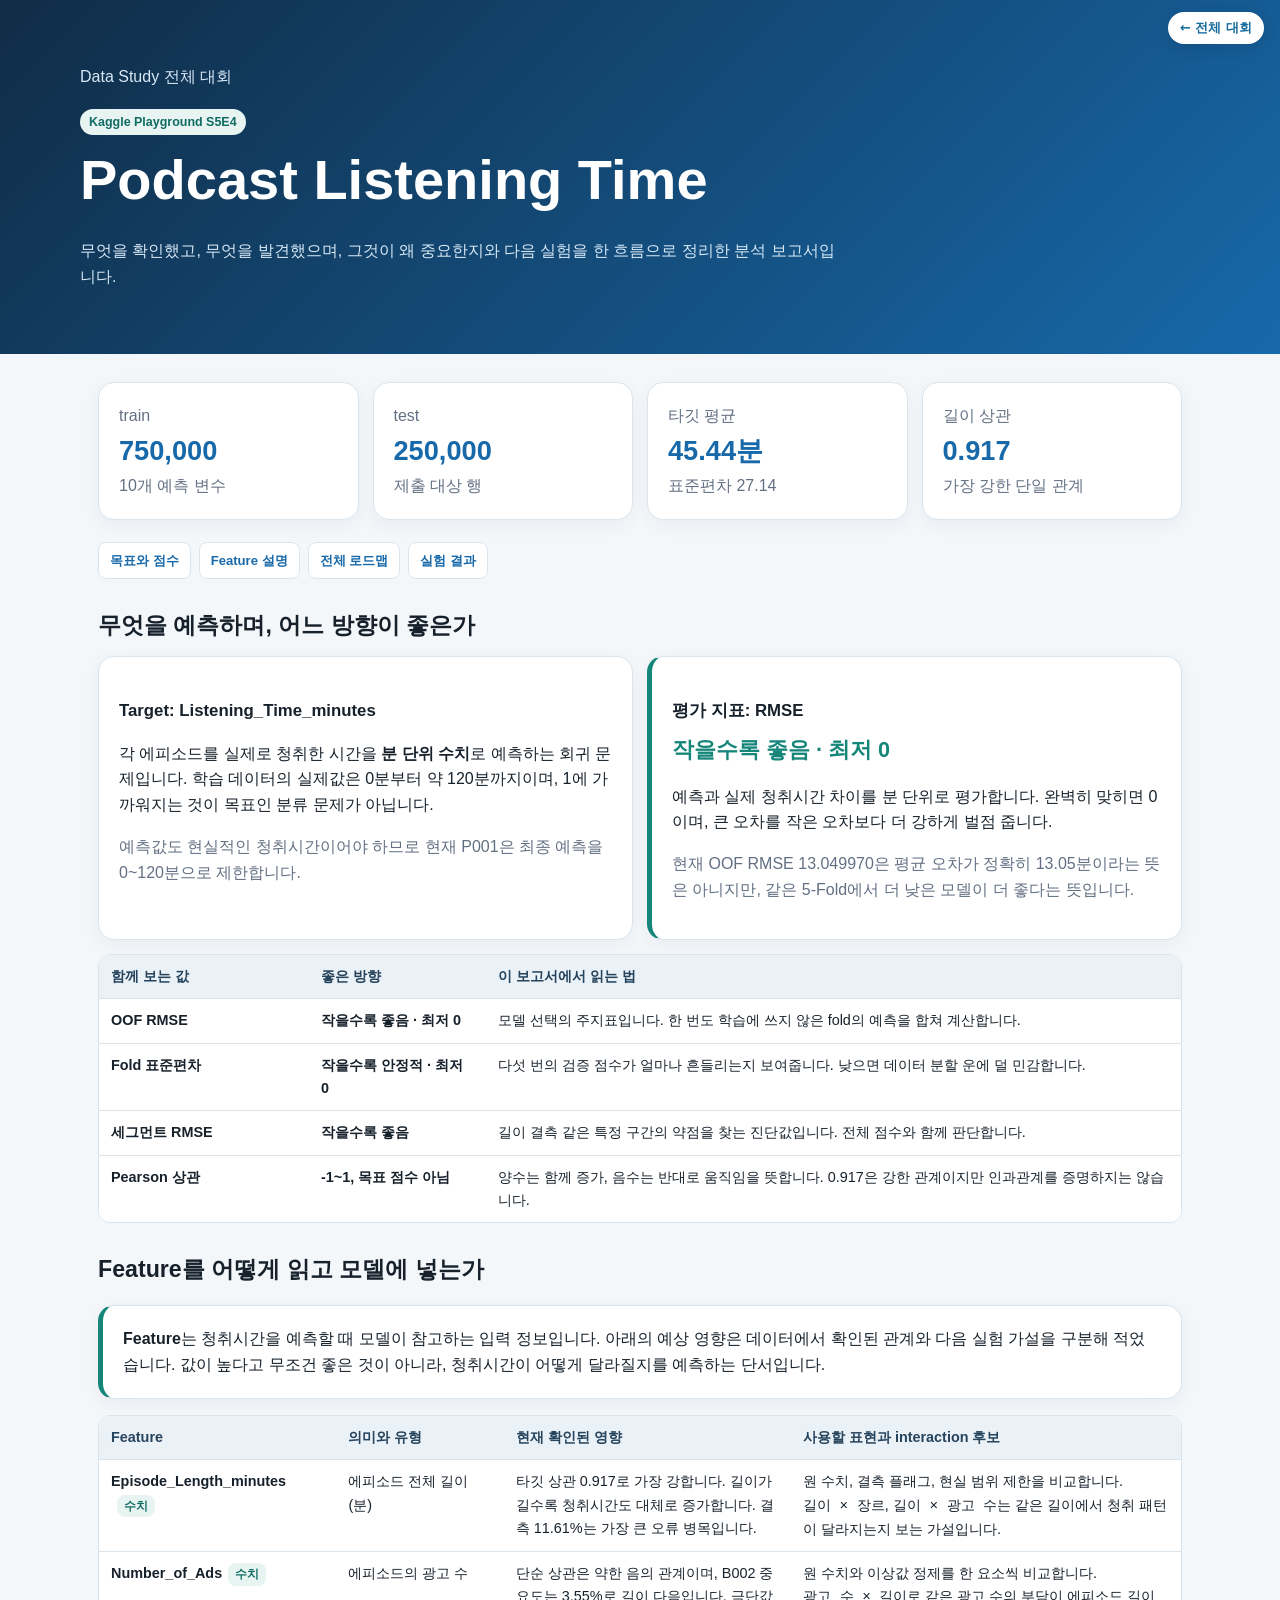
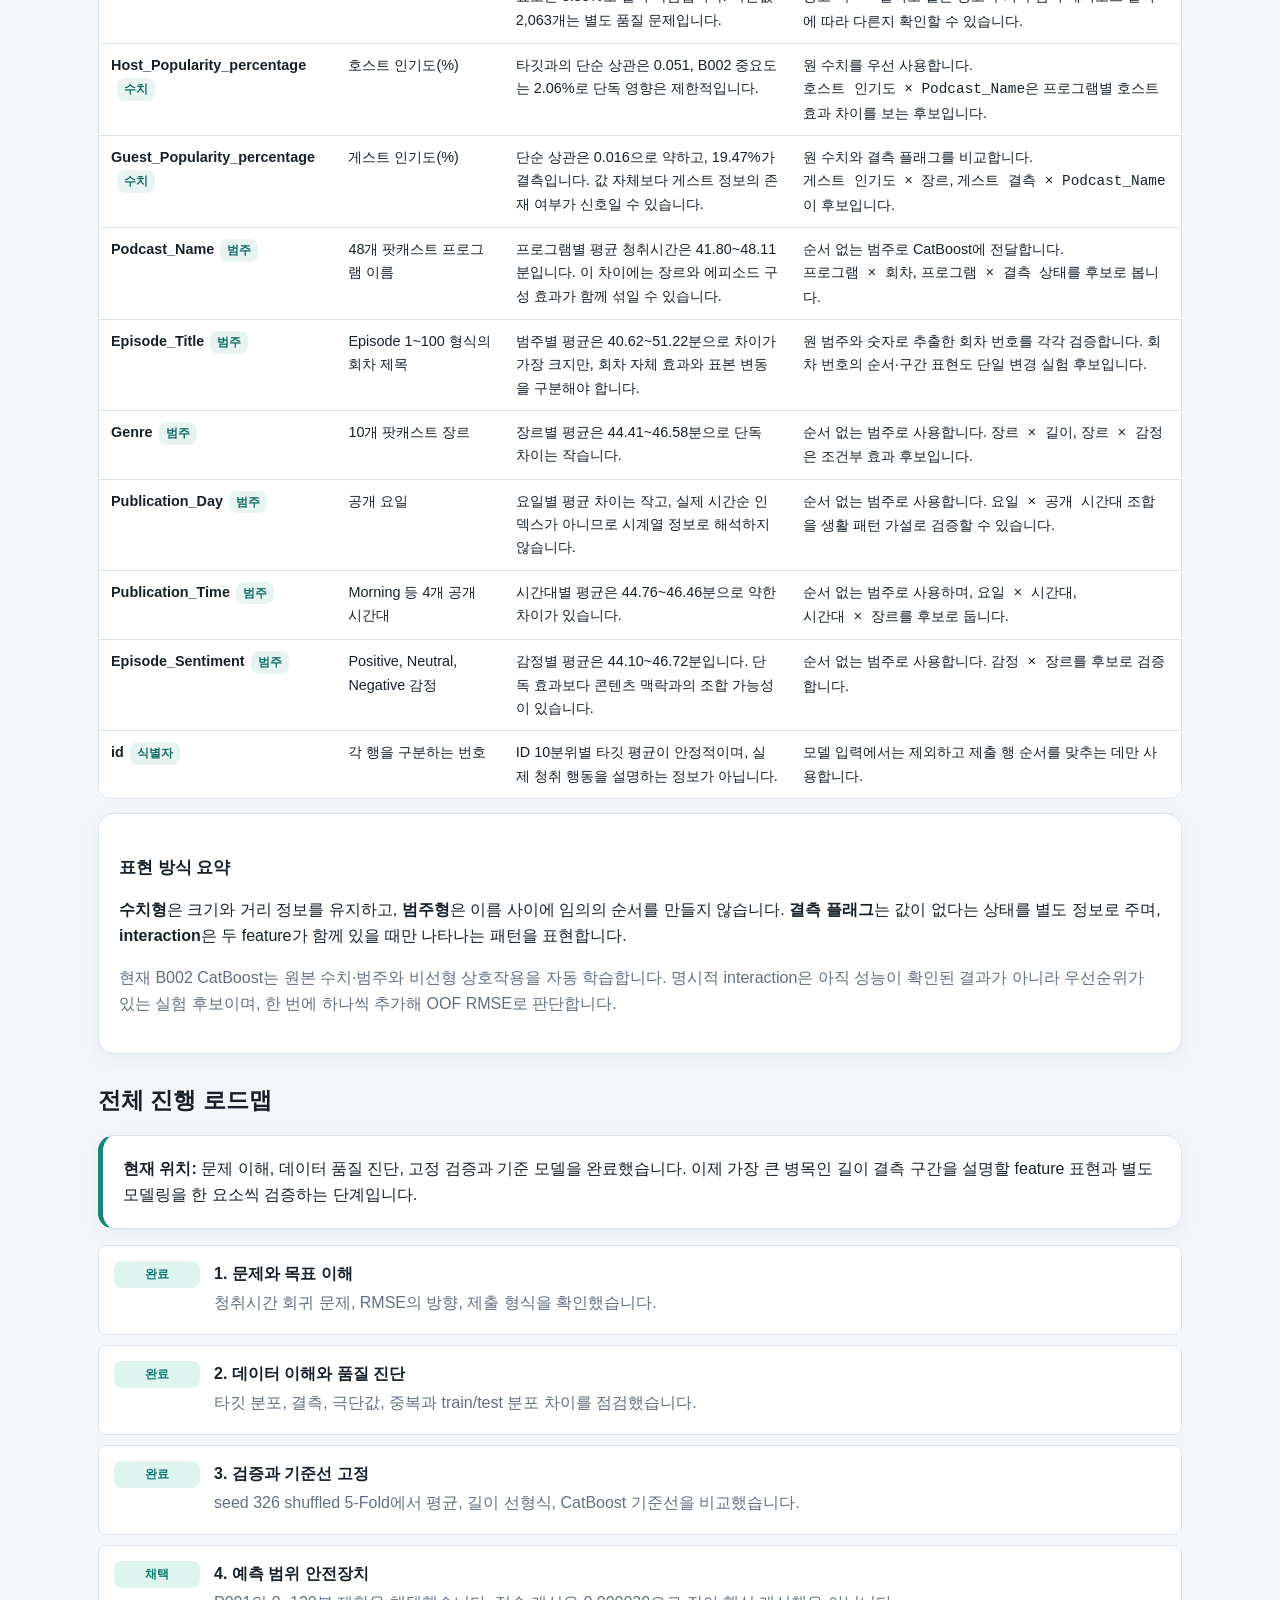
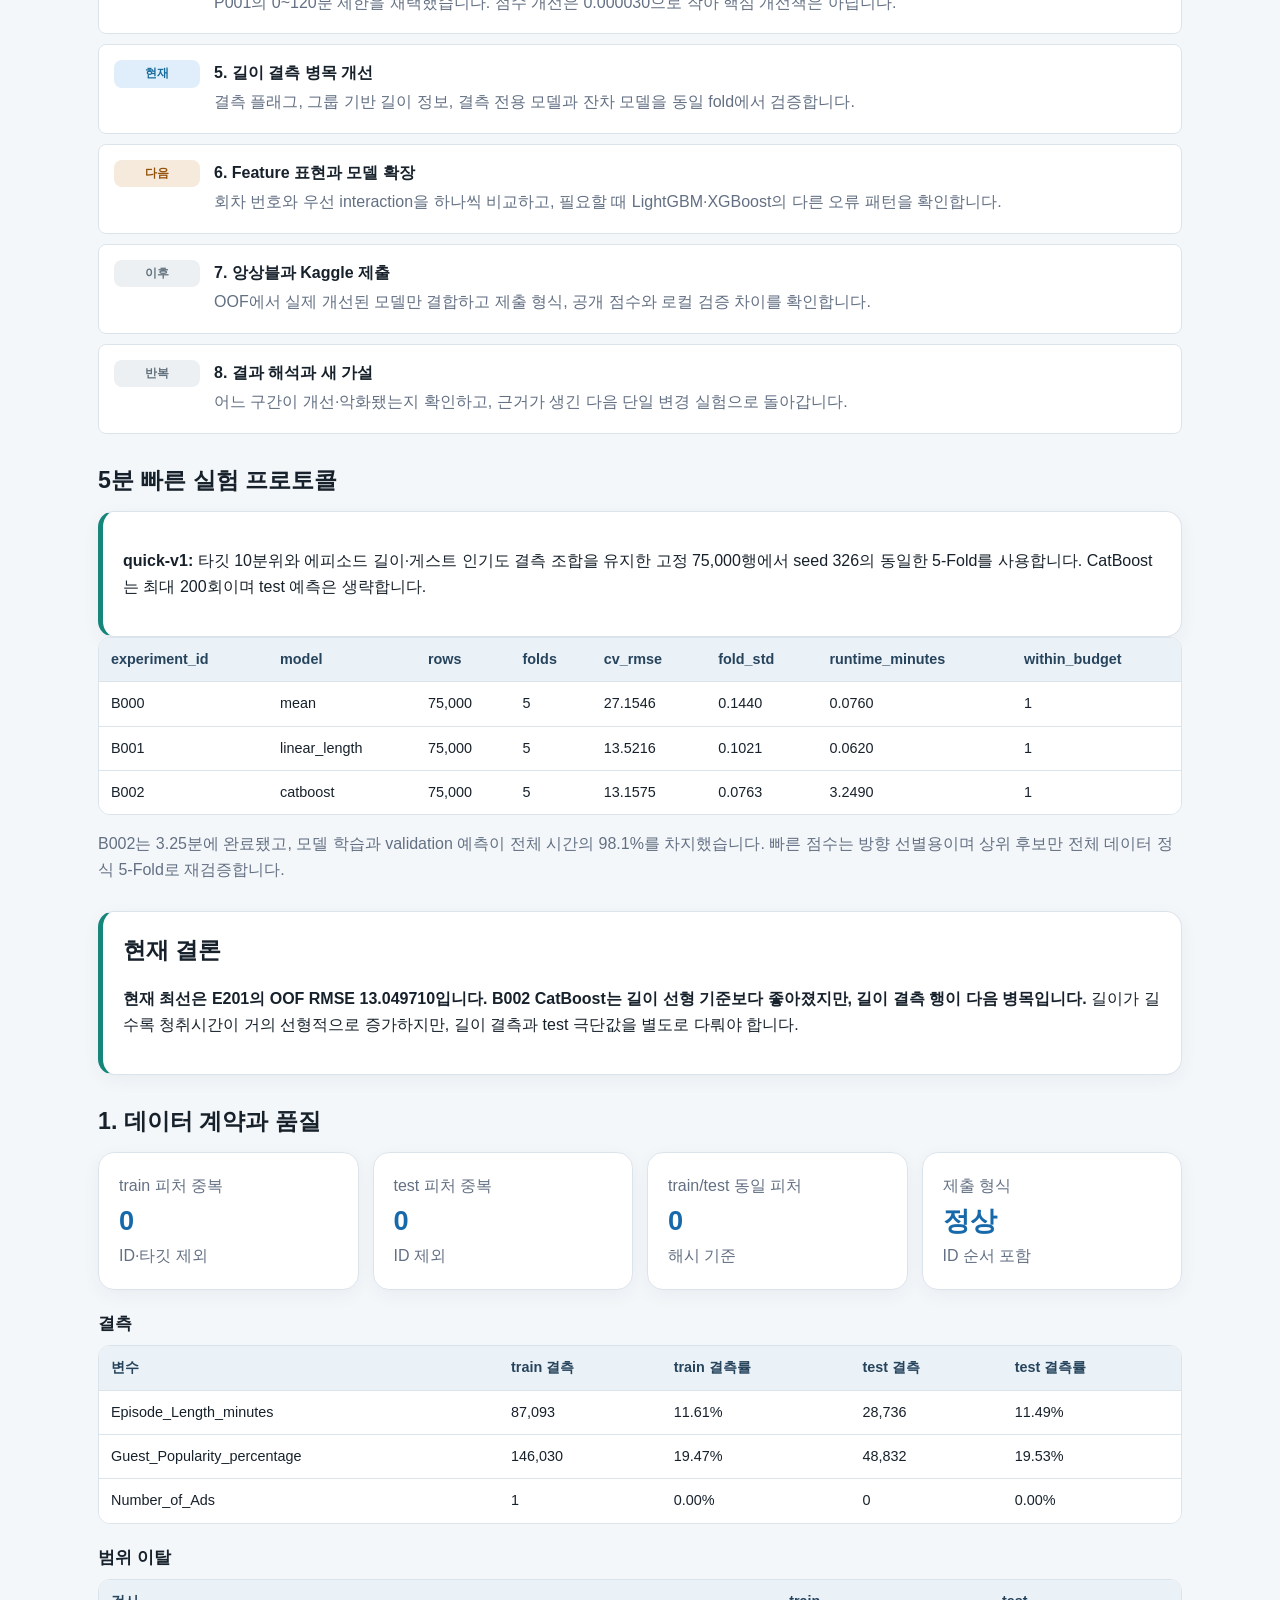
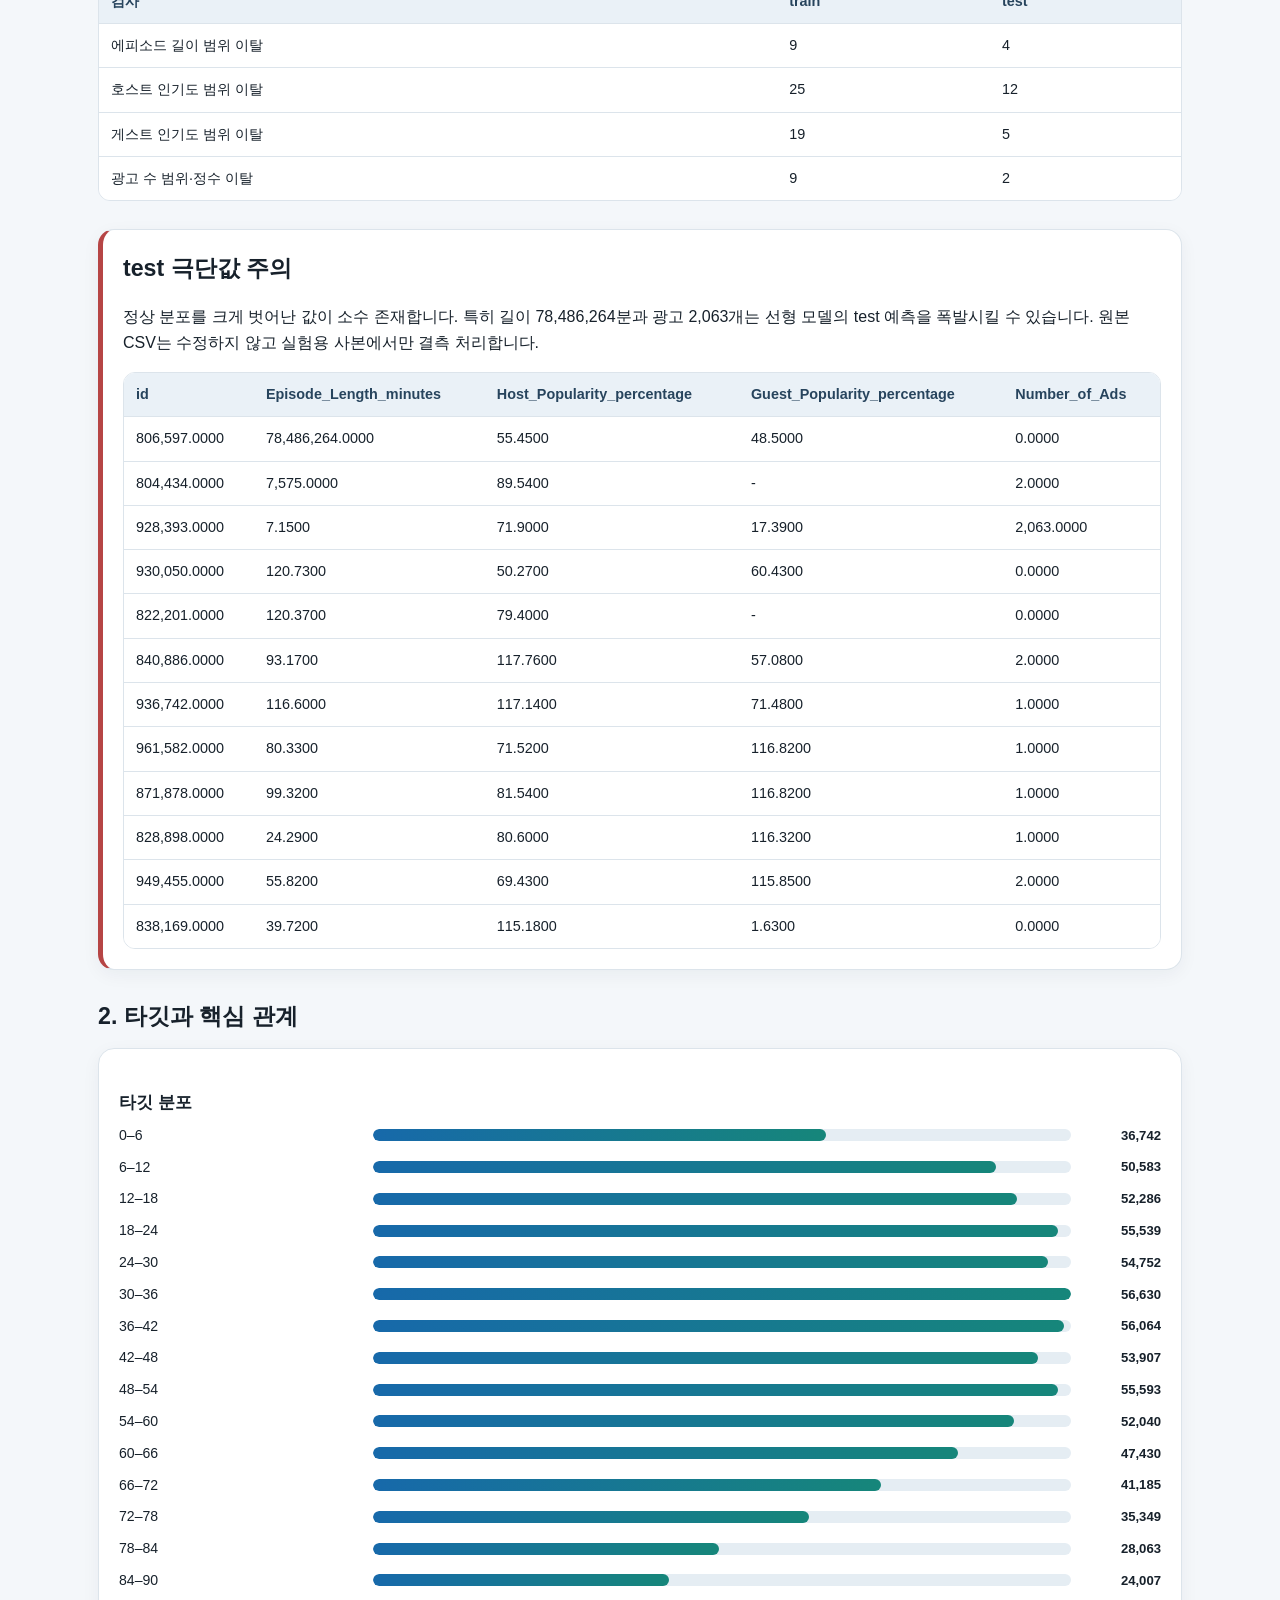
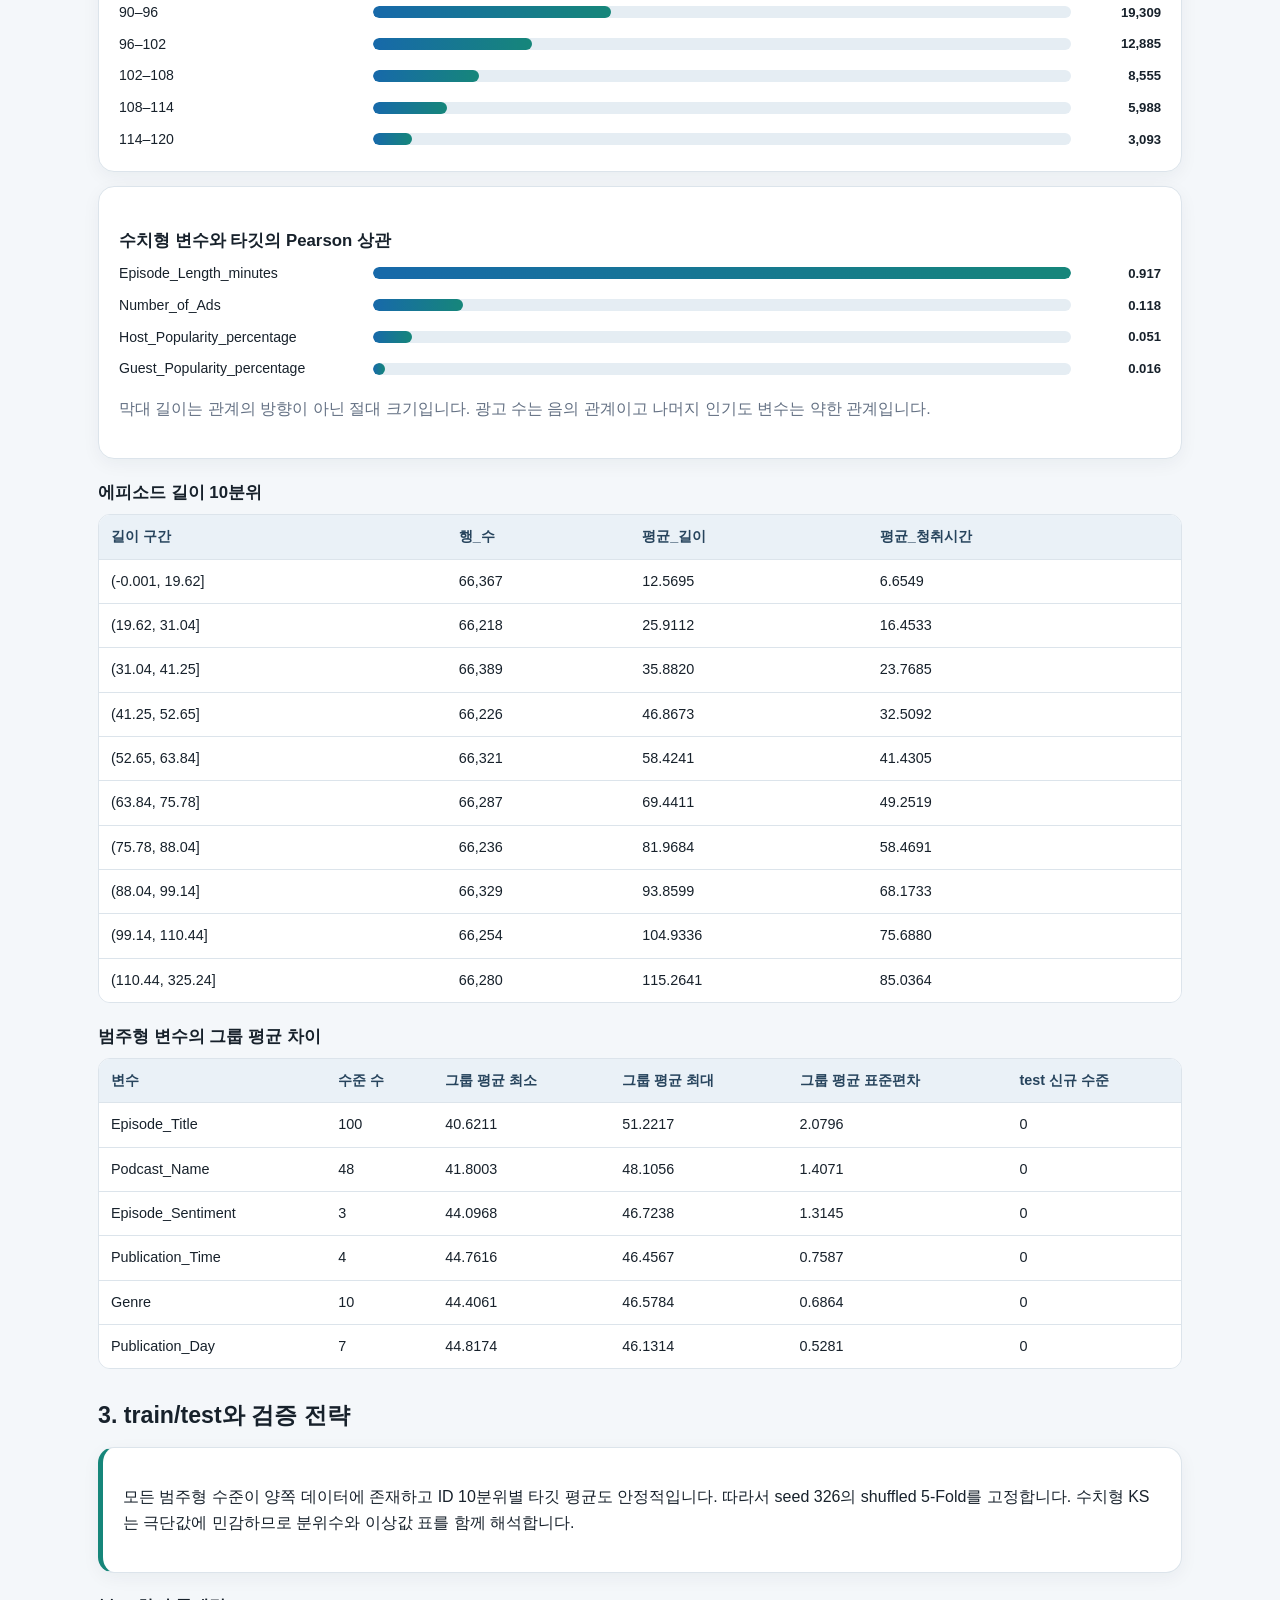
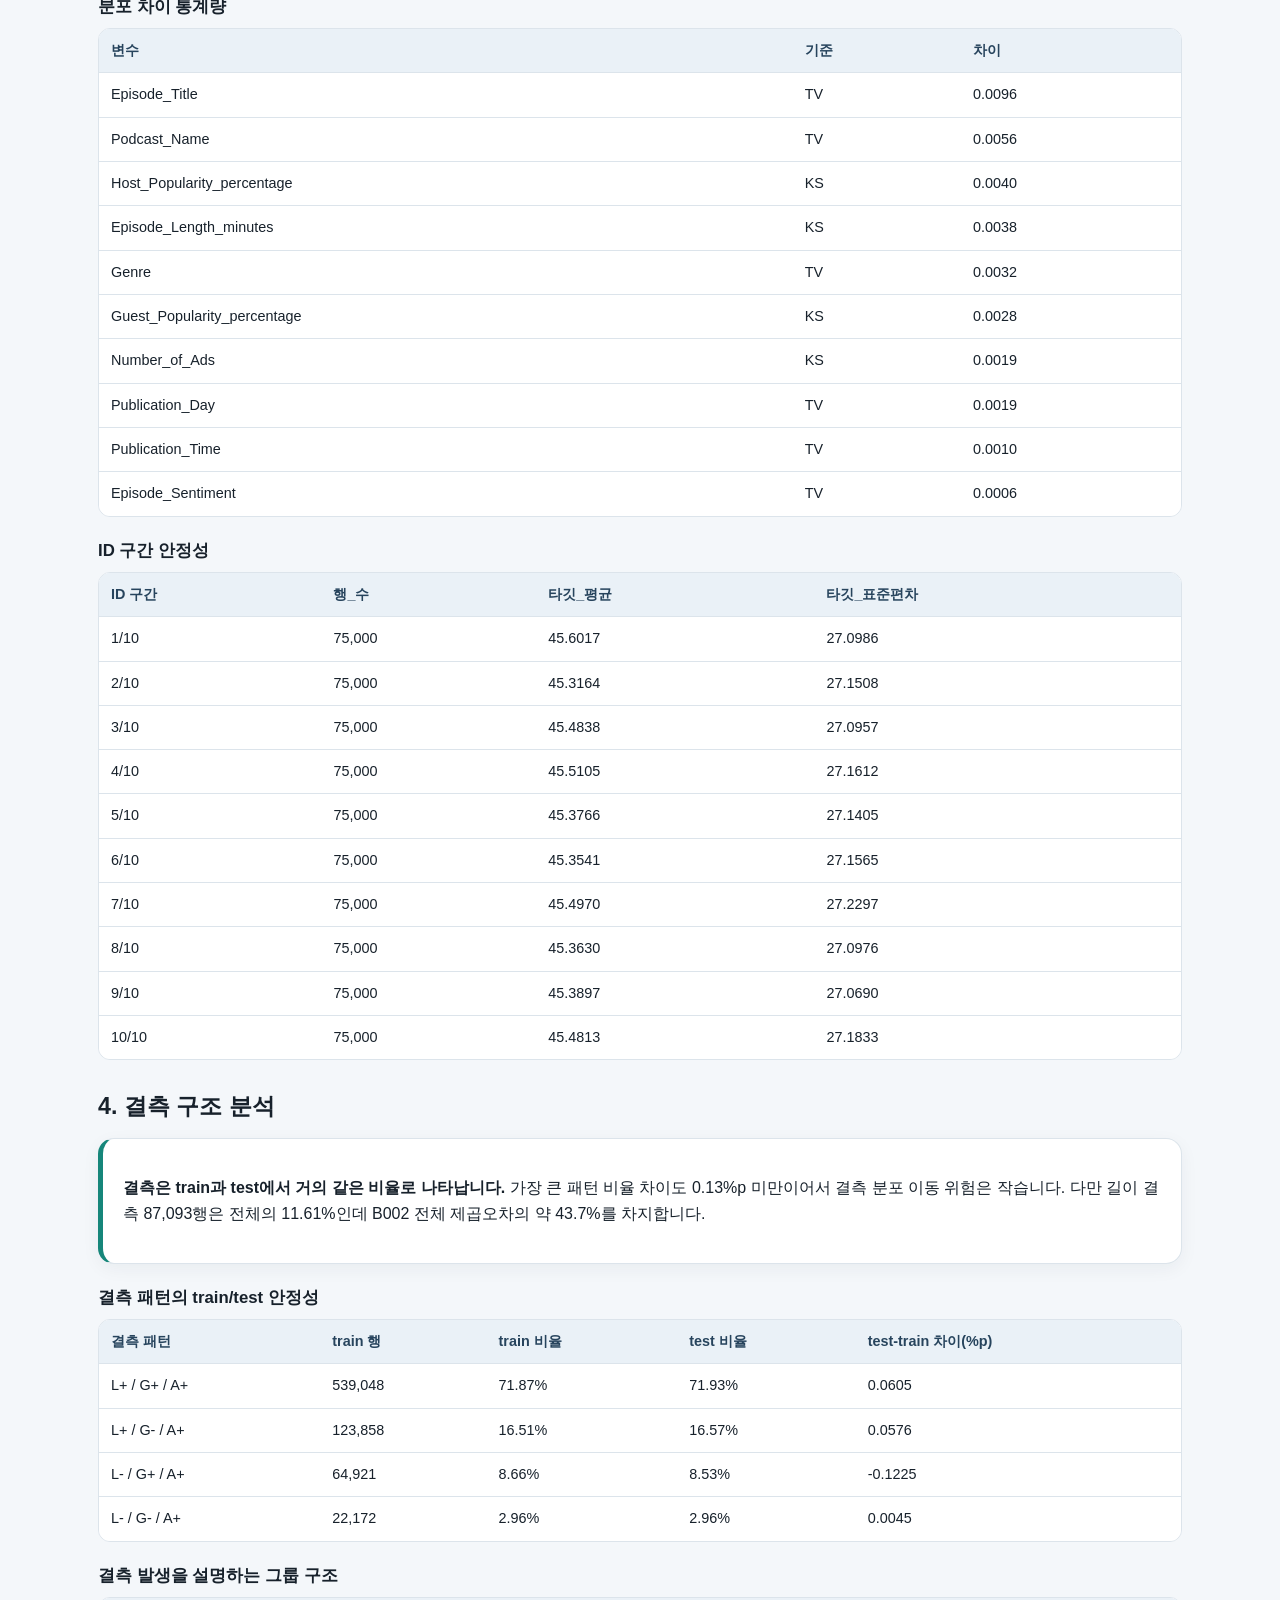
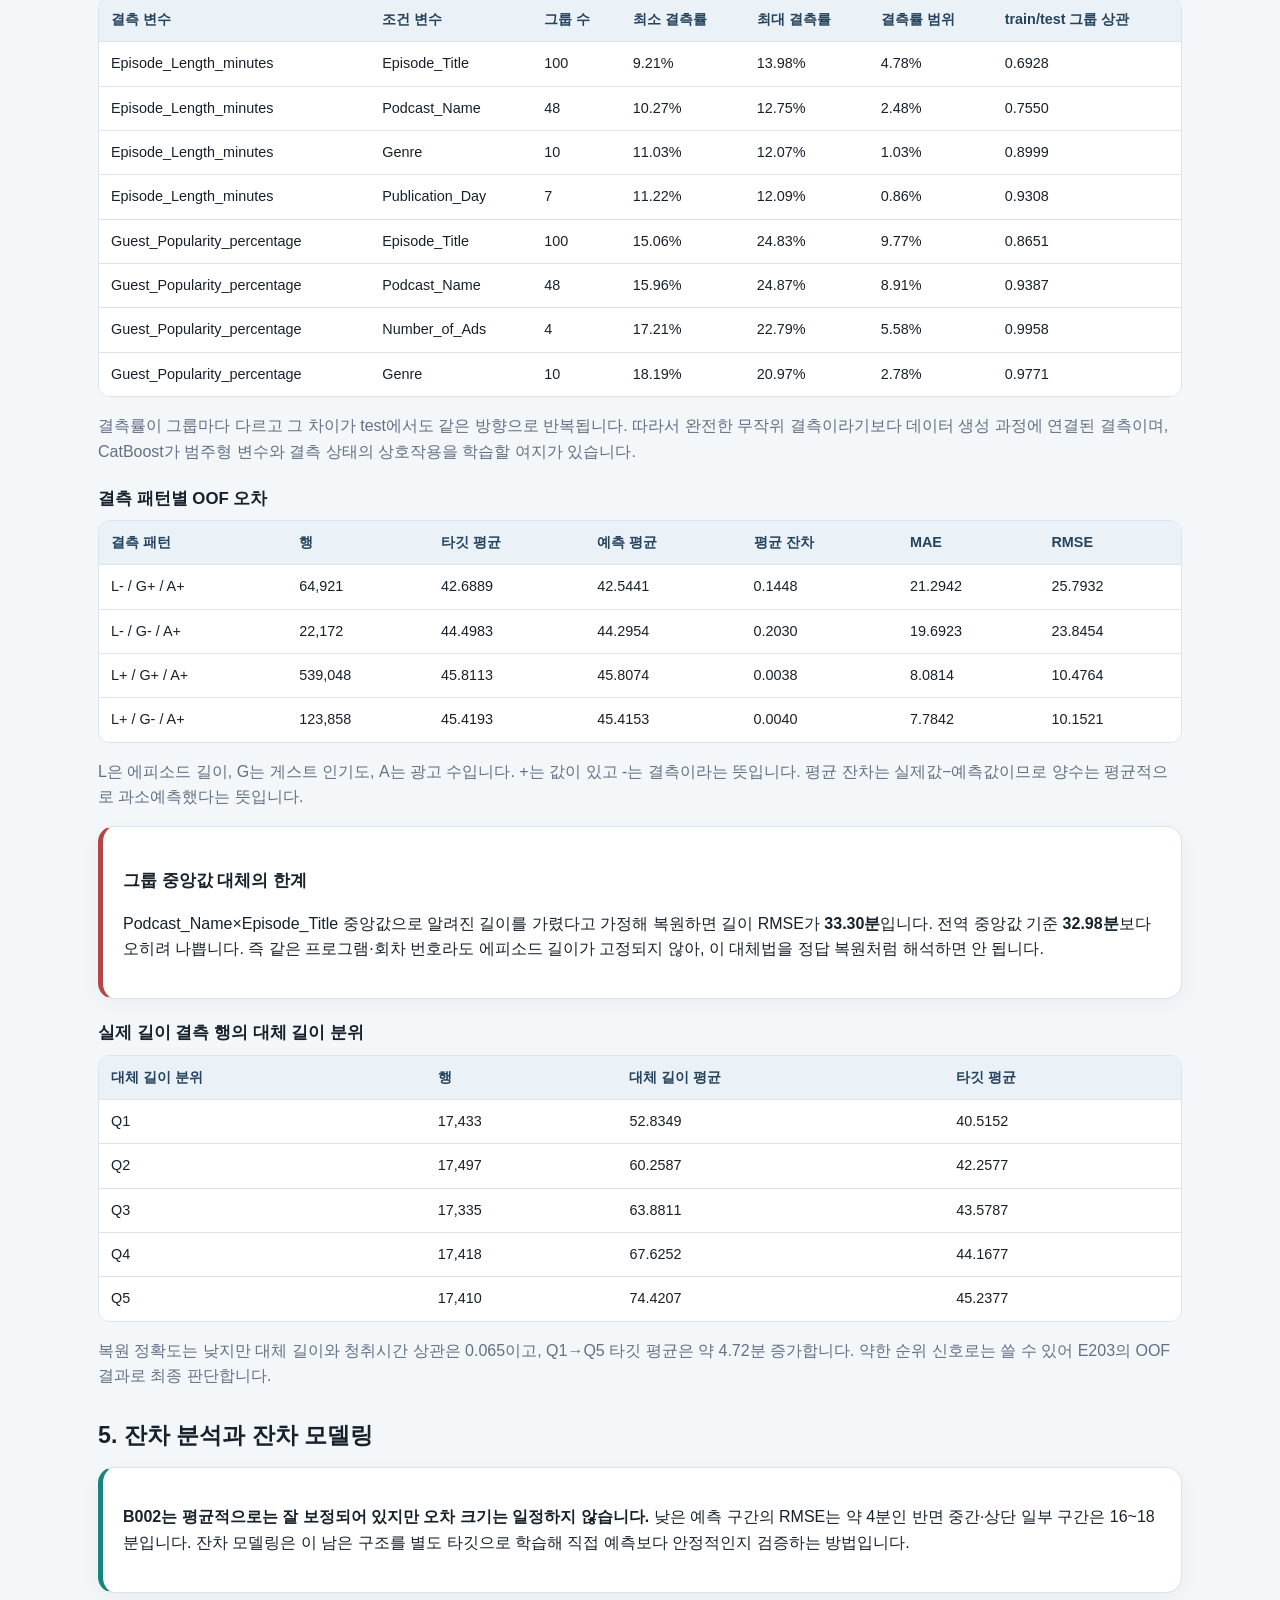
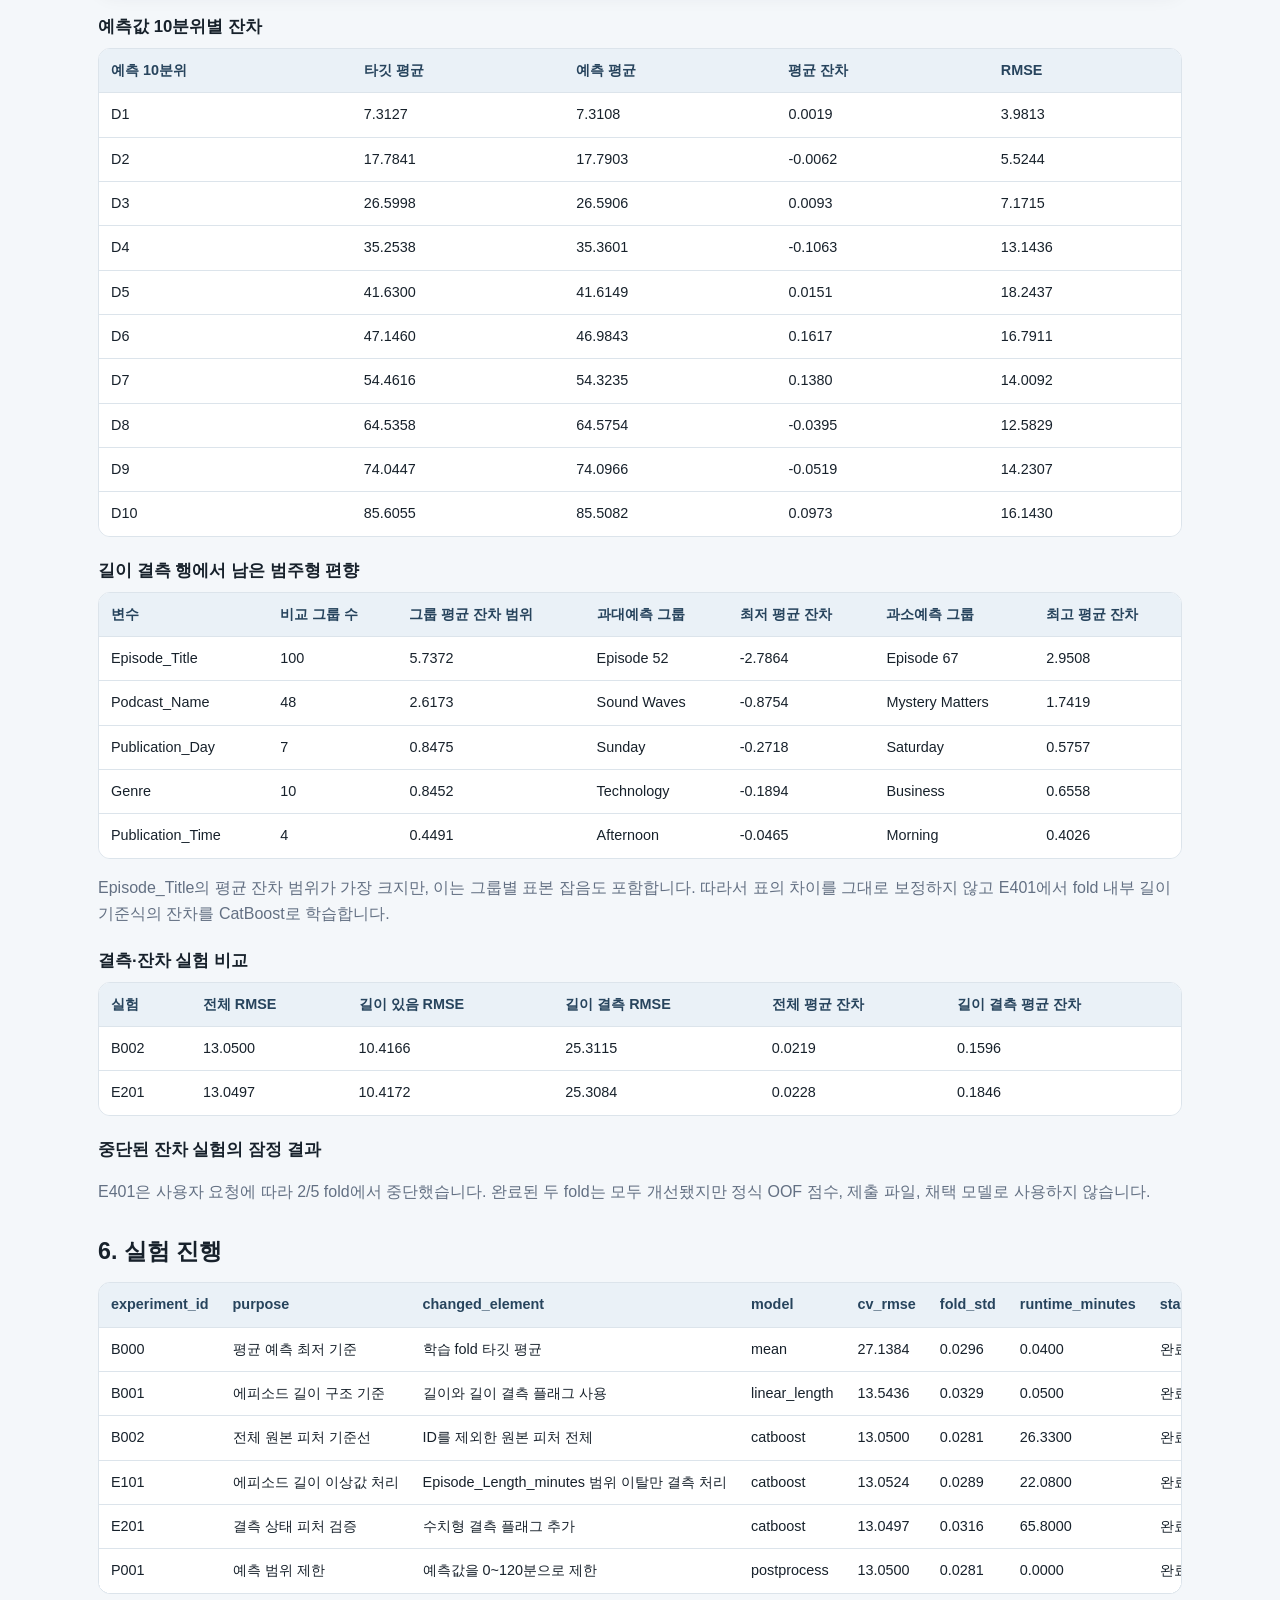
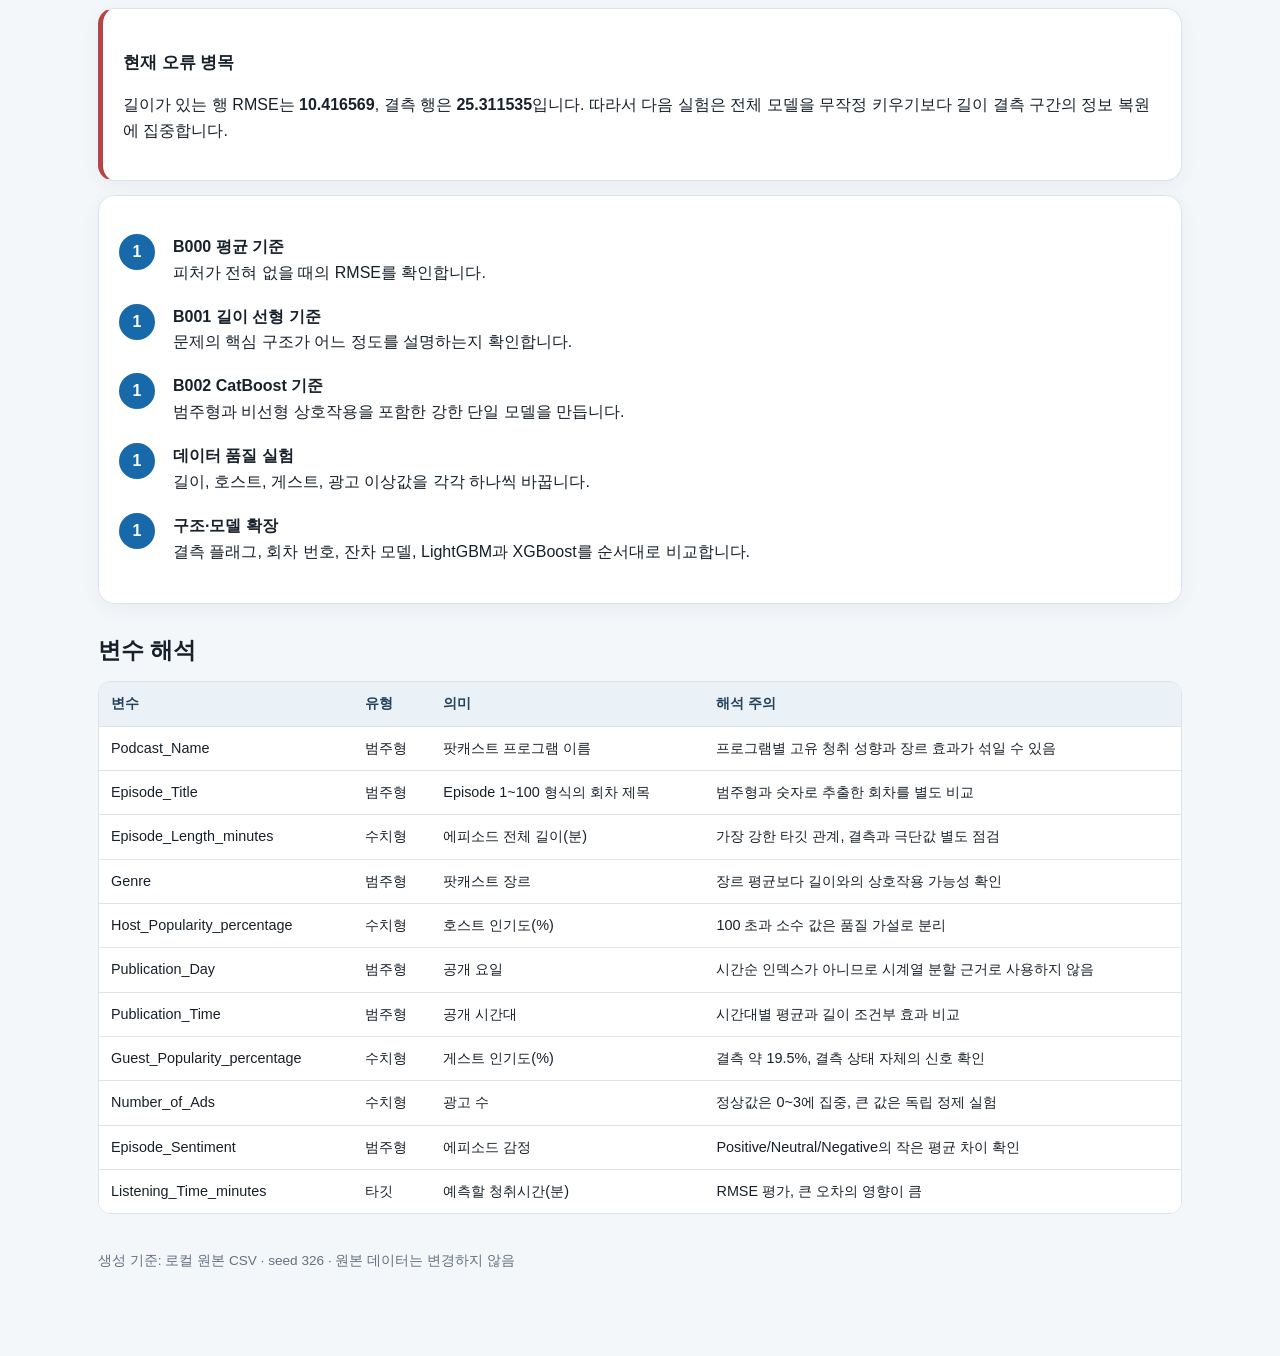
<file: docs/playground-series-s5e4/index.html>
<!doctype html><html lang="ko"><head><meta charset="utf-8"><meta name="viewport" content="width=device-width,initial-scale=1"><title>Podcast Listening Time 분석</title><style>
    :root{--ink:#17212b;--muted:#637083;--paper:#f4f7fa;--card:#fff;--blue:#1769aa;--teal:#16867a;--red:#b64545;--line:#dce4eb}
    *{box-sizing:border-box} body{margin:0;background:var(--paper);color:var(--ink);font-family:Inter,"Noto Sans KR",Arial,sans-serif;line-height:1.62}
    .hero{background:linear-gradient(135deg,#102c46,#1769aa);color:#fff;padding:64px 24px}.wrap{max-width:1120px;margin:auto}.hero h1{font-size:clamp(2rem,5vw,3.5rem);margin:0 0 12px}.hero p{max-width:760px;color:#d7e8f6;margin:0}.back{display:inline-block;margin-bottom:18px;color:#d7e8f6;text-decoration:none}.back:hover{text-decoration:underline}
    main{max-width:1120px;margin:28px auto;padding:0 18px 64px}.grid{display:grid;grid-template-columns:repeat(4,1fr);gap:14px}.two{grid-template-columns:repeat(2,1fr)}.card{background:var(--card);border:1px solid var(--line);border-radius:16px;padding:20px;box-shadow:0 5px 18px rgba(25,45,64,.05)}
    .metric strong{display:block;font-size:1.7rem;color:var(--blue)}.metric span,.muted{color:var(--muted)}section{margin-top:28px}h2{font-size:1.45rem;margin:0 0 12px}h3{font-size:1.05rem;margin:20px 0 8px}.callout{border-left:5px solid var(--teal)}.warning{border-left:5px solid var(--red)}
    .table-wrap{overflow:auto;border:1px solid var(--line);border-radius:12px}table{width:100%;border-collapse:collapse;background:#fff;font-size:.9rem}th,td{padding:10px 12px;border-bottom:1px solid var(--line);text-align:left;white-space:nowrap}th{background:#eaf1f7;color:#27445d;position:sticky;top:0}tr:last-child td{border-bottom:0}
    .bars{display:grid;gap:9px}.bar-row{display:grid;grid-template-columns:minmax(140px,1.4fr) 4fr 80px;align-items:center;gap:10px}.bar-label{font-size:.88rem}.bar-track{height:12px;background:#e5edf3;border-radius:99px;overflow:hidden}.bar-track i{display:block;height:100%;background:linear-gradient(90deg,var(--blue),var(--teal));border-radius:99px}.bar-row strong{text-align:right;font-size:.82rem}
    .steps{counter-reset:s}.step{position:relative;padding-left:54px;margin:18px 0}.step:before{counter-increment:s;content:counter(s);position:absolute;left:0;top:0;width:36px;height:36px;border-radius:50%;display:grid;place-items:center;background:var(--blue);color:#fff;font-weight:700}.step b{display:block}.tag{display:inline-block;padding:3px 9px;border-radius:99px;background:#e7f4f2;color:#116b62;font-size:.78rem;font-weight:700}
    .quick-nav{display:flex;flex-wrap:wrap;gap:8px;margin:22px 0 4px}.quick-nav a{padding:7px 11px;border:1px solid var(--line);border-radius:8px;background:#fff;color:var(--blue);text-decoration:none;font-size:.82rem;font-weight:700}
    .guide td{white-space:normal;vertical-align:top;min-width:150px}.guide td:first-child{min-width:210px}.guide code{white-space:nowrap}.type{display:inline-block;margin-left:6px;padding:2px 7px;border-radius:8px;background:#e7f4f2;color:#116b62;font-size:.72rem;font-weight:700}.direction{font-size:1.35rem;font-weight:800;color:var(--teal)}
    .roadmap{display:grid;gap:10px}.roadmap-item{display:grid;grid-template-columns:86px 1fr;gap:14px;align-items:start;background:#fff;border:1px solid var(--line);border-radius:8px;padding:15px}.roadmap-item p{margin:3px 0;color:var(--muted)}.status{display:inline-block;text-align:center;border-radius:8px;padding:4px 8px;font-size:.74rem;font-weight:800}.done{background:#dff4ef;color:#08796f}.now{background:#dfeefa;color:#176b9c}.next{background:#f5eadc;color:#92520c}.later{background:#edf0f2;color:#60717d}
    footer{color:var(--muted);font-size:.85rem;margin-top:36px}@media(max-width:800px){.grid{grid-template-columns:repeat(2,1fr)}.bar-row{grid-template-columns:110px 1fr 64px}.card{padding:16px}}@media(max-width:480px){.grid,.two{grid-template-columns:1fr}.hero{padding:42px 20px}main{padding:0 12px 50px}.bar-label{font-size:.76rem}.roadmap-item{grid-template-columns:70px 1fr}}
    </style></head>
    <body><a href="../" aria-label="Data Study 전체 대회" style="position:fixed;z-index:20;top:12px;right:16px;padding:8px 12px;border-radius:999px;background:#fff;color:#176b9c;text-decoration:none;font:700 13px/1.2 system-ui;box-shadow:0 3px 14px rgba(16,39,63,.16)">← 전체 대회</a><header class="hero"><div class="wrap"><a class="back" href="../">Data Study 전체 대회</a><br><span class="tag">Kaggle Playground S5E4</span><h1>Podcast Listening Time</h1><p>무엇을 확인했고, 무엇을 발견했으며, 그것이 왜 중요한지와 다음 실험을 한 흐름으로 정리한 분석 보고서입니다.</p></div></header><main>
    <div class="grid">
      <div class="card metric"><span>train</span><strong>750,000</strong><span>10개 예측 변수</span></div>
      <div class="card metric"><span>test</span><strong>250,000</strong><span>제출 대상 행</span></div>
      <div class="card metric"><span>타깃 평균</span><strong>45.44분</strong><span>표준편차 27.14</span></div>
      <div class="card metric"><span>길이 상관</span><strong>0.917</strong><span>가장 강한 단일 관계</span></div>
    </div>

    <nav class="quick-nav" aria-label="보고서 바로가기"><a href="#objective">목표와 점수</a><a href="#features">Feature 설명</a><a href="#roadmap">전체 로드맵</a><a href="#experiments">실험 결과</a></nav>

    <section id="objective"><h2>무엇을 예측하며, 어느 방향이 좋은가</h2><div class="grid two">
      <article class="card"><h3>Target: Listening_Time_minutes</h3><p>각 에피소드를 실제로 청취한 시간을 <b>분 단위 수치</b>로 예측하는 회귀 문제입니다. 학습 데이터의 실제값은 0분부터 약 120분까지이며, 1에 가까워지는 것이 목표인 분류 문제가 아닙니다.</p><p class="muted">예측값도 현실적인 청취시간이어야 하므로 현재 P001은 최종 예측을 0~120분으로 제한합니다.</p></article>
      <article class="card callout"><h3>평가 지표: RMSE</h3><div class="direction">작을수록 좋음 · 최저 0</div><p>예측과 실제 청취시간 차이를 분 단위로 평가합니다. 완벽히 맞히면 0이며, 큰 오차를 작은 오차보다 더 강하게 벌점 줍니다.</p><p class="muted">현재 OOF RMSE 13.049970은 평균 오차가 정확히 13.05분이라는 뜻은 아니지만, 같은 5-Fold에서 더 낮은 모델이 더 좋다는 뜻입니다.</p></article>
    </div><div class="table-wrap" style="margin-top:14px"><table class="guide"><thead><tr><th>함께 보는 값</th><th>좋은 방향</th><th>이 보고서에서 읽는 법</th></tr></thead><tbody><tr><td><b>OOF RMSE</b></td><td><b>작을수록 좋음 · 최저 0</b></td><td>모델 선택의 주지표입니다. 한 번도 학습에 쓰지 않은 fold의 예측을 합쳐 계산합니다.</td></tr><tr><td><b>Fold 표준편차</b></td><td><b>작을수록 안정적 · 최저 0</b></td><td>다섯 번의 검증 점수가 얼마나 흔들리는지 보여줍니다. 낮으면 데이터 분할 운에 덜 민감합니다.</td></tr><tr><td><b>세그먼트 RMSE</b></td><td><b>작을수록 좋음</b></td><td>길이 결측 같은 특정 구간의 약점을 찾는 진단값입니다. 전체 점수와 함께 판단합니다.</td></tr><tr><td><b>Pearson 상관</b></td><td><b>-1~1, 목표 점수 아님</b></td><td>양수는 함께 증가, 음수는 반대로 움직임을 뜻합니다. 0.917은 강한 관계이지만 인과관계를 증명하지는 않습니다.</td></tr></tbody></table></div></section>

    <section id="features"><h2>Feature를 어떻게 읽고 모델에 넣는가</h2><p class="card callout"><b>Feature</b>는 청취시간을 예측할 때 모델이 참고하는 입력 정보입니다. 아래의 예상 영향은 데이터에서 확인된 관계와 다음 실험 가설을 구분해 적었습니다. 값이 높다고 무조건 좋은 것이 아니라, 청취시간이 어떻게 달라질지를 예측하는 단서입니다.</p><div class="table-wrap"><table class="guide"><thead><tr><th>Feature</th><th>의미와 유형</th><th>현재 확인된 영향</th><th>사용할 표현과 interaction 후보</th></tr></thead><tbody>
      <tr><td><b>Episode_Length_minutes</b><span class="type">수치</span></td><td>에피소드 전체 길이(분)</td><td>타깃 상관 0.917로 가장 강합니다. 길이가 길수록 청취시간도 대체로 증가합니다. 결측 11.61%는 가장 큰 오류 병목입니다.</td><td>원 수치, 결측 플래그, 현실 범위 제한을 비교합니다. <code>길이 × 장르</code>, <code>길이 × 광고 수</code>는 같은 길이에서 청취 패턴이 달라지는지 보는 가설입니다.</td></tr>
      <tr><td><b>Number_of_Ads</b><span class="type">수치</span></td><td>에피소드의 광고 수</td><td>단순 상관은 약한 음의 관계이며, B002 중요도는 3.55%로 길이 다음입니다. 극단값 2,063개는 별도 품질 문제입니다.</td><td>원 수치와 이상값 정제를 한 요소씩 비교합니다. <code>광고 수 × 길이</code>로 같은 광고 수의 부담이 에피소드 길이에 따라 다른지 확인할 수 있습니다.</td></tr>
      <tr><td><b>Host_Popularity_percentage</b><span class="type">수치</span></td><td>호스트 인기도(%)</td><td>타깃과의 단순 상관은 0.051, B002 중요도는 2.06%로 단독 영향은 제한적입니다.</td><td>원 수치를 우선 사용합니다. <code>호스트 인기도 × Podcast_Name</code>은 프로그램별 호스트 효과 차이를 보는 후보입니다.</td></tr>
      <tr><td><b>Guest_Popularity_percentage</b><span class="type">수치</span></td><td>게스트 인기도(%)</td><td>단순 상관은 0.016으로 약하고, 19.47%가 결측입니다. 값 자체보다 게스트 정보의 존재 여부가 신호일 수 있습니다.</td><td>원 수치와 결측 플래그를 비교합니다. <code>게스트 인기도 × 장르</code>, <code>게스트 결측 × Podcast_Name</code>이 후보입니다.</td></tr>
      <tr><td><b>Podcast_Name</b><span class="type">범주</span></td><td>48개 팟캐스트 프로그램 이름</td><td>프로그램별 평균 청취시간은 41.80~48.11분입니다. 이 차이에는 장르와 에피소드 구성 효과가 함께 섞일 수 있습니다.</td><td>순서 없는 범주로 CatBoost에 전달합니다. <code>프로그램 × 회차</code>, <code>프로그램 × 결측 상태</code>를 후보로 봅니다.</td></tr>
      <tr><td><b>Episode_Title</b><span class="type">범주</span></td><td>Episode 1~100 형식의 회차 제목</td><td>범주별 평균은 40.62~51.22분으로 차이가 가장 크지만, 회차 자체 효과와 표본 변동을 구분해야 합니다.</td><td>원 범주와 숫자로 추출한 회차 번호를 각각 검증합니다. 회차 번호의 순서·구간 표현도 단일 변경 실험 후보입니다.</td></tr>
      <tr><td><b>Genre</b><span class="type">범주</span></td><td>10개 팟캐스트 장르</td><td>장르별 평균은 44.41~46.58분으로 단독 차이는 작습니다.</td><td>순서 없는 범주로 사용합니다. <code>장르 × 길이</code>, <code>장르 × 감정</code>은 조건부 효과 후보입니다.</td></tr>
      <tr><td><b>Publication_Day</b><span class="type">범주</span></td><td>공개 요일</td><td>요일별 평균 차이는 작고, 실제 시간순 인덱스가 아니므로 시계열 정보로 해석하지 않습니다.</td><td>순서 없는 범주로 사용합니다. <code>요일 × 공개 시간대</code> 조합을 생활 패턴 가설로 검증할 수 있습니다.</td></tr>
      <tr><td><b>Publication_Time</b><span class="type">범주</span></td><td>Morning 등 4개 공개 시간대</td><td>시간대별 평균은 44.76~46.46분으로 약한 차이가 있습니다.</td><td>순서 없는 범주로 사용하며, <code>요일 × 시간대</code>, <code>시간대 × 장르</code>를 후보로 둡니다.</td></tr>
      <tr><td><b>Episode_Sentiment</b><span class="type">범주</span></td><td>Positive, Neutral, Negative 감정</td><td>감정별 평균은 44.10~46.72분입니다. 단독 효과보다 콘텐츠 맥락과의 조합 가능성이 있습니다.</td><td>순서 없는 범주로 사용합니다. <code>감정 × 장르</code>를 후보로 검증합니다.</td></tr>
      <tr><td><b>id</b><span class="type">식별자</span></td><td>각 행을 구분하는 번호</td><td>ID 10분위별 타깃 평균이 안정적이며, 실제 청취 행동을 설명하는 정보가 아닙니다.</td><td>모델 입력에서는 제외하고 제출 행 순서를 맞추는 데만 사용합니다.</td></tr>
    </tbody></table></div><div class="card" style="margin-top:14px"><h3>표현 방식 요약</h3><p><b>수치형</b>은 크기와 거리 정보를 유지하고, <b>범주형</b>은 이름 사이에 임의의 순서를 만들지 않습니다. <b>결측 플래그</b>는 값이 없다는 상태를 별도 정보로 주며, <b>interaction</b>은 두 feature가 함께 있을 때만 나타나는 패턴을 표현합니다.</p><p class="muted">현재 B002 CatBoost는 원본 수치·범주와 비선형 상호작용을 자동 학습합니다. 명시적 interaction은 아직 성능이 확인된 결과가 아니라 우선순위가 있는 실험 후보이며, 한 번에 하나씩 추가해 OOF RMSE로 판단합니다.</p></div></section>

    <section id="roadmap"><h2>전체 진행 로드맵</h2><p class="card callout"><b>현재 위치:</b> 문제 이해, 데이터 품질 진단, 고정 검증과 기준 모델을 완료했습니다. 이제 가장 큰 병목인 길이 결측 구간을 설명할 feature 표현과 별도 모델링을 한 요소씩 검증하는 단계입니다.</p><div class="roadmap">
      <article class="roadmap-item"><span class="status done">완료</span><div><b>1. 문제와 목표 이해</b><p>청취시간 회귀 문제, RMSE의 방향, 제출 형식을 확인했습니다.</p></div></article>
      <article class="roadmap-item"><span class="status done">완료</span><div><b>2. 데이터 이해와 품질 진단</b><p>타깃 분포, 결측, 극단값, 중복과 train/test 분포 차이를 점검했습니다.</p></div></article>
      <article class="roadmap-item"><span class="status done">완료</span><div><b>3. 검증과 기준선 고정</b><p>seed 326 shuffled 5-Fold에서 평균, 길이 선형식, CatBoost 기준선을 비교했습니다.</p></div></article>
      <article class="roadmap-item"><span class="status done">채택</span><div><b>4. 예측 범위 안전장치</b><p>P001의 0~120분 제한을 채택했습니다. 점수 개선은 0.000030으로 작아 핵심 개선책은 아닙니다.</p></div></article>
      <article class="roadmap-item"><span class="status now">현재</span><div><b>5. 길이 결측 병목 개선</b><p>결측 플래그, 그룹 기반 길이 정보, 결측 전용 모델과 잔차 모델을 동일 fold에서 검증합니다.</p></div></article>
      <article class="roadmap-item"><span class="status next">다음</span><div><b>6. Feature 표현과 모델 확장</b><p>회차 번호와 우선 interaction을 하나씩 비교하고, 필요할 때 LightGBM·XGBoost의 다른 오류 패턴을 확인합니다.</p></div></article>
      <article class="roadmap-item"><span class="status later">이후</span><div><b>7. 앙상블과 Kaggle 제출</b><p>OOF에서 실제 개선된 모델만 결합하고 제출 형식, 공개 점수와 로컬 검증 차이를 확인합니다.</p></div></article>
      <article class="roadmap-item"><span class="status later">반복</span><div><b>8. 결과 해석과 새 가설</b><p>어느 구간이 개선·악화됐는지 확인하고, 근거가 생긴 다음 단일 변경 실험으로 돌아갑니다.</p></div></article>
    </div></section>

    <section id="quick-protocol"><h2>5분 빠른 실험 프로토콜</h2>
      <div class="card callout"><p><b>quick-v1:</b> 타깃 10분위와 에피소드 길이·게스트 인기도 결측 조합을 유지한 고정 75,000행에서 seed 326의 동일한 5-Fold를 사용합니다. CatBoost는 최대 200회이며 test 예측은 생략합니다.</p></div>
      <div class="table-wrap"><table><thead><tr><th>experiment_id</th><th>model</th><th>rows</th><th>folds</th><th>cv_rmse</th><th>fold_std</th><th>runtime_minutes</th><th>within_budget</th></tr></thead><tbody><tr><td>B000</td><td>mean</td><td>75,000</td><td>5</td><td>27.1546</td><td>0.1440</td><td>0.0760</td><td>1</td></tr><tr><td>B001</td><td>linear_length</td><td>75,000</td><td>5</td><td>13.5216</td><td>0.1021</td><td>0.0620</td><td>1</td></tr><tr><td>B002</td><td>catboost</td><td>75,000</td><td>5</td><td>13.1575</td><td>0.0763</td><td>3.2490</td><td>1</td></tr></tbody></table></div>
      <p class="muted">B002는 3.25분에 완료됐고, 모델 학습과 validation 예측이 전체 시간의 98.1%를 차지했습니다. 빠른 점수는 방향 선별용이며 상위 후보만 전체 데이터 정식 5-Fold로 재검증합니다.</p>
    </section>

    <section class="card callout"><h2>현재 결론</h2><p><b>현재 최선은 E201의 OOF RMSE 13.049710입니다. B002 CatBoost는 길이 선형 기준보다 좋아졌지만, 길이 결측 행이 다음 병목입니다.</b> 길이가 길수록 청취시간이 거의 선형적으로 증가하지만, 길이 결측과 test 극단값을 별도로 다뤄야 합니다.</p></section>

    <section><h2>1. 데이터 계약과 품질</h2><div class="grid">
      <div class="card metric"><span>train 피처 중복</span><strong>0</strong><span>ID·타깃 제외</span></div>
      <div class="card metric"><span>test 피처 중복</span><strong>0</strong><span>ID 제외</span></div>
      <div class="card metric"><span>train/test 동일 피처</span><strong>0</strong><span>해시 기준</span></div>
      <div class="card metric"><span>제출 형식</span><strong>정상</strong><span>ID 순서 포함</span></div>
    </div><h3>결측</h3><div class="table-wrap"><table><thead><tr><th>변수</th><th>train 결측</th><th>train 결측률</th><th>test 결측</th><th>test 결측률</th></tr></thead><tbody><tr><td>Episode_Length_minutes</td><td>87,093</td><td>11.61%</td><td>28,736</td><td>11.49%</td></tr><tr><td>Guest_Popularity_percentage</td><td>146,030</td><td>19.47%</td><td>48,832</td><td>19.53%</td></tr><tr><td>Number_of_Ads</td><td>1</td><td>0.00%</td><td>0</td><td>0.00%</td></tr></tbody></table></div><h3>범위 이탈</h3><div class="table-wrap"><table><thead><tr><th>검사</th><th>train</th><th>test</th></tr></thead><tbody><tr><td>에피소드 길이 범위 이탈</td><td>9</td><td>4</td></tr><tr><td>호스트 인기도 범위 이탈</td><td>25</td><td>12</td></tr><tr><td>게스트 인기도 범위 이탈</td><td>19</td><td>5</td></tr><tr><td>광고 수 범위·정수 이탈</td><td>9</td><td>2</td></tr></tbody></table></div></section>

    <section class="card warning"><h2>test 극단값 주의</h2><p>정상 분포를 크게 벗어난 값이 소수 존재합니다. 특히 길이 78,486,264분과 광고 2,063개는 선형 모델의 test 예측을 폭발시킬 수 있습니다. 원본 CSV는 수정하지 않고 실험용 사본에서만 결측 처리합니다.</p><div class="table-wrap"><table><thead><tr><th>id</th><th>Episode_Length_minutes</th><th>Host_Popularity_percentage</th><th>Guest_Popularity_percentage</th><th>Number_of_Ads</th></tr></thead><tbody><tr><td>806,597.0000</td><td>78,486,264.0000</td><td>55.4500</td><td>48.5000</td><td>0.0000</td></tr><tr><td>804,434.0000</td><td>7,575.0000</td><td>89.5400</td><td>-</td><td>2.0000</td></tr><tr><td>928,393.0000</td><td>7.1500</td><td>71.9000</td><td>17.3900</td><td>2,063.0000</td></tr><tr><td>930,050.0000</td><td>120.7300</td><td>50.2700</td><td>60.4300</td><td>0.0000</td></tr><tr><td>822,201.0000</td><td>120.3700</td><td>79.4000</td><td>-</td><td>0.0000</td></tr><tr><td>840,886.0000</td><td>93.1700</td><td>117.7600</td><td>57.0800</td><td>2.0000</td></tr><tr><td>936,742.0000</td><td>116.6000</td><td>117.1400</td><td>71.4800</td><td>1.0000</td></tr><tr><td>961,582.0000</td><td>80.3300</td><td>71.5200</td><td>116.8200</td><td>1.0000</td></tr><tr><td>871,878.0000</td><td>99.3200</td><td>81.5400</td><td>116.8200</td><td>1.0000</td></tr><tr><td>828,898.0000</td><td>24.2900</td><td>80.6000</td><td>116.3200</td><td>1.0000</td></tr><tr><td>949,455.0000</td><td>55.8200</td><td>69.4300</td><td>115.8500</td><td>2.0000</td></tr><tr><td>838,169.0000</td><td>39.7200</td><td>115.1800</td><td>1.6300</td><td>0.0000</td></tr></tbody></table></div></section>

    <section><h2>2. 타깃과 핵심 관계</h2><div class="card"><h3>타깃 분포</h3><div class="bars"><div class="bar-row"><span class="bar-label">0–6</span><span class="bar-track"><i style="width:64.9%"></i></span><strong>36,742</strong></div><div class="bar-row"><span class="bar-label">6–12</span><span class="bar-track"><i style="width:89.3%"></i></span><strong>50,583</strong></div><div class="bar-row"><span class="bar-label">12–18</span><span class="bar-track"><i style="width:92.3%"></i></span><strong>52,286</strong></div><div class="bar-row"><span class="bar-label">18–24</span><span class="bar-track"><i style="width:98.1%"></i></span><strong>55,539</strong></div><div class="bar-row"><span class="bar-label">24–30</span><span class="bar-track"><i style="width:96.7%"></i></span><strong>54,752</strong></div><div class="bar-row"><span class="bar-label">30–36</span><span class="bar-track"><i style="width:100.0%"></i></span><strong>56,630</strong></div><div class="bar-row"><span class="bar-label">36–42</span><span class="bar-track"><i style="width:99.0%"></i></span><strong>56,064</strong></div><div class="bar-row"><span class="bar-label">42–48</span><span class="bar-track"><i style="width:95.2%"></i></span><strong>53,907</strong></div><div class="bar-row"><span class="bar-label">48–54</span><span class="bar-track"><i style="width:98.2%"></i></span><strong>55,593</strong></div><div class="bar-row"><span class="bar-label">54–60</span><span class="bar-track"><i style="width:91.9%"></i></span><strong>52,040</strong></div><div class="bar-row"><span class="bar-label">60–66</span><span class="bar-track"><i style="width:83.8%"></i></span><strong>47,430</strong></div><div class="bar-row"><span class="bar-label">66–72</span><span class="bar-track"><i style="width:72.7%"></i></span><strong>41,185</strong></div><div class="bar-row"><span class="bar-label">72–78</span><span class="bar-track"><i style="width:62.4%"></i></span><strong>35,349</strong></div><div class="bar-row"><span class="bar-label">78–84</span><span class="bar-track"><i style="width:49.6%"></i></span><strong>28,063</strong></div><div class="bar-row"><span class="bar-label">84–90</span><span class="bar-track"><i style="width:42.4%"></i></span><strong>24,007</strong></div><div class="bar-row"><span class="bar-label">90–96</span><span class="bar-track"><i style="width:34.1%"></i></span><strong>19,309</strong></div><div class="bar-row"><span class="bar-label">96–102</span><span class="bar-track"><i style="width:22.8%"></i></span><strong>12,885</strong></div><div class="bar-row"><span class="bar-label">102–108</span><span class="bar-track"><i style="width:15.1%"></i></span><strong>8,555</strong></div><div class="bar-row"><span class="bar-label">108–114</span><span class="bar-track"><i style="width:10.6%"></i></span><strong>5,988</strong></div><div class="bar-row"><span class="bar-label">114–120</span><span class="bar-track"><i style="width:5.5%"></i></span><strong>3,093</strong></div></div></div>
    <div class="card" style="margin-top:14px"><h3>수치형 변수와 타깃의 Pearson 상관</h3><div class="bars"><div class="bar-row"><span class="bar-label">Episode_Length_minutes</span><span class="bar-track"><i style="width:100.0%"></i></span><strong>0.917</strong></div><div class="bar-row"><span class="bar-label">Number_of_Ads</span><span class="bar-track"><i style="width:12.9%"></i></span><strong>0.118</strong></div><div class="bar-row"><span class="bar-label">Host_Popularity_percentage</span><span class="bar-track"><i style="width:5.5%"></i></span><strong>0.051</strong></div><div class="bar-row"><span class="bar-label">Guest_Popularity_percentage</span><span class="bar-track"><i style="width:1.7%"></i></span><strong>0.016</strong></div></div><p class="muted">막대 길이는 관계의 방향이 아닌 절대 크기입니다. 광고 수는 음의 관계이고 나머지 인기도 변수는 약한 관계입니다.</p></div>
    <h3>에피소드 길이 10분위</h3><div class="table-wrap"><table><thead><tr><th>길이 구간</th><th>행_수</th><th>평균_길이</th><th>평균_청취시간</th></tr></thead><tbody><tr><td>(-0.001, 19.62]</td><td>66,367</td><td>12.5695</td><td>6.6549</td></tr><tr><td>(19.62, 31.04]</td><td>66,218</td><td>25.9112</td><td>16.4533</td></tr><tr><td>(31.04, 41.25]</td><td>66,389</td><td>35.8820</td><td>23.7685</td></tr><tr><td>(41.25, 52.65]</td><td>66,226</td><td>46.8673</td><td>32.5092</td></tr><tr><td>(52.65, 63.84]</td><td>66,321</td><td>58.4241</td><td>41.4305</td></tr><tr><td>(63.84, 75.78]</td><td>66,287</td><td>69.4411</td><td>49.2519</td></tr><tr><td>(75.78, 88.04]</td><td>66,236</td><td>81.9684</td><td>58.4691</td></tr><tr><td>(88.04, 99.14]</td><td>66,329</td><td>93.8599</td><td>68.1733</td></tr><tr><td>(99.14, 110.44]</td><td>66,254</td><td>104.9336</td><td>75.6880</td></tr><tr><td>(110.44, 325.24]</td><td>66,280</td><td>115.2641</td><td>85.0364</td></tr></tbody></table></div><h3>범주형 변수의 그룹 평균 차이</h3><div class="table-wrap"><table><thead><tr><th>변수</th><th>수준 수</th><th>그룹 평균 최소</th><th>그룹 평균 최대</th><th>그룹 평균 표준편차</th><th>test 신규 수준</th></tr></thead><tbody><tr><td>Episode_Title</td><td>100</td><td>40.6211</td><td>51.2217</td><td>2.0796</td><td>0</td></tr><tr><td>Podcast_Name</td><td>48</td><td>41.8003</td><td>48.1056</td><td>1.4071</td><td>0</td></tr><tr><td>Episode_Sentiment</td><td>3</td><td>44.0968</td><td>46.7238</td><td>1.3145</td><td>0</td></tr><tr><td>Publication_Time</td><td>4</td><td>44.7616</td><td>46.4567</td><td>0.7587</td><td>0</td></tr><tr><td>Genre</td><td>10</td><td>44.4061</td><td>46.5784</td><td>0.6864</td><td>0</td></tr><tr><td>Publication_Day</td><td>7</td><td>44.8174</td><td>46.1314</td><td>0.5281</td><td>0</td></tr></tbody></table></div></section>

    <section><h2>3. train/test와 검증 전략</h2><div class="card callout"><p>모든 범주형 수준이 양쪽 데이터에 존재하고 ID 10분위별 타깃 평균도 안정적입니다. 따라서 seed 326의 shuffled 5-Fold를 고정합니다. 수치형 KS는 극단값에 민감하므로 분위수와 이상값 표를 함께 해석합니다.</p></div><h3>분포 차이 통계량</h3><div class="table-wrap"><table><thead><tr><th>변수</th><th>기준</th><th>차이</th></tr></thead><tbody><tr><td>Episode_Title</td><td>TV</td><td>0.0096</td></tr><tr><td>Podcast_Name</td><td>TV</td><td>0.0056</td></tr><tr><td>Host_Popularity_percentage</td><td>KS</td><td>0.0040</td></tr><tr><td>Episode_Length_minutes</td><td>KS</td><td>0.0038</td></tr><tr><td>Genre</td><td>TV</td><td>0.0032</td></tr><tr><td>Guest_Popularity_percentage</td><td>KS</td><td>0.0028</td></tr><tr><td>Number_of_Ads</td><td>KS</td><td>0.0019</td></tr><tr><td>Publication_Day</td><td>TV</td><td>0.0019</td></tr><tr><td>Publication_Time</td><td>TV</td><td>0.0010</td></tr><tr><td>Episode_Sentiment</td><td>TV</td><td>0.0006</td></tr></tbody></table></div><h3>ID 구간 안정성</h3><div class="table-wrap"><table><thead><tr><th>ID 구간</th><th>행_수</th><th>타깃_평균</th><th>타깃_표준편차</th></tr></thead><tbody><tr><td>1/10</td><td>75,000</td><td>45.6017</td><td>27.0986</td></tr><tr><td>2/10</td><td>75,000</td><td>45.3164</td><td>27.1508</td></tr><tr><td>3/10</td><td>75,000</td><td>45.4838</td><td>27.0957</td></tr><tr><td>4/10</td><td>75,000</td><td>45.5105</td><td>27.1612</td></tr><tr><td>5/10</td><td>75,000</td><td>45.3766</td><td>27.1405</td></tr><tr><td>6/10</td><td>75,000</td><td>45.3541</td><td>27.1565</td></tr><tr><td>7/10</td><td>75,000</td><td>45.4970</td><td>27.2297</td></tr><tr><td>8/10</td><td>75,000</td><td>45.3630</td><td>27.0976</td></tr><tr><td>9/10</td><td>75,000</td><td>45.3897</td><td>27.0690</td></tr><tr><td>10/10</td><td>75,000</td><td>45.4813</td><td>27.1833</td></tr></tbody></table></div></section>

    <section><h2>4. 결측 구조 분석</h2>
      <div class="card callout"><p><b>결측은 train과 test에서 거의 같은 비율로 나타납니다.</b> 가장 큰 패턴 비율 차이도 0.13%p 미만이어서 결측 분포 이동 위험은 작습니다. 다만 길이 결측 87,093행은 전체의 11.61%인데 B002 전체 제곱오차의 약 43.7%를 차지합니다.</p></div>
      <h3>결측 패턴의 train/test 안정성</h3><div class="table-wrap"><table><thead><tr><th>결측 패턴</th><th>train 행</th><th>train 비율</th><th>test 비율</th><th>test-train 차이(%p)</th></tr></thead><tbody><tr><td>L+ / G+ / A+</td><td>539,048</td><td>71.87%</td><td>71.93%</td><td>0.0605</td></tr><tr><td>L+ / G- / A+</td><td>123,858</td><td>16.51%</td><td>16.57%</td><td>0.0576</td></tr><tr><td>L- / G+ / A+</td><td>64,921</td><td>8.66%</td><td>8.53%</td><td>-0.1225</td></tr><tr><td>L- / G- / A+</td><td>22,172</td><td>2.96%</td><td>2.96%</td><td>0.0045</td></tr></tbody></table></div>
      <h3>결측 발생을 설명하는 그룹 구조</h3><div class="table-wrap"><table><thead><tr><th>결측 변수</th><th>조건 변수</th><th>그룹 수</th><th>최소 결측률</th><th>최대 결측률</th><th>결측률 범위</th><th>train/test 그룹 상관</th></tr></thead><tbody><tr><td>Episode_Length_minutes</td><td>Episode_Title</td><td>100</td><td>9.21%</td><td>13.98%</td><td>4.78%</td><td>0.6928</td></tr><tr><td>Episode_Length_minutes</td><td>Podcast_Name</td><td>48</td><td>10.27%</td><td>12.75%</td><td>2.48%</td><td>0.7550</td></tr><tr><td>Episode_Length_minutes</td><td>Genre</td><td>10</td><td>11.03%</td><td>12.07%</td><td>1.03%</td><td>0.8999</td></tr><tr><td>Episode_Length_minutes</td><td>Publication_Day</td><td>7</td><td>11.22%</td><td>12.09%</td><td>0.86%</td><td>0.9308</td></tr><tr><td>Guest_Popularity_percentage</td><td>Episode_Title</td><td>100</td><td>15.06%</td><td>24.83%</td><td>9.77%</td><td>0.8651</td></tr><tr><td>Guest_Popularity_percentage</td><td>Podcast_Name</td><td>48</td><td>15.96%</td><td>24.87%</td><td>8.91%</td><td>0.9387</td></tr><tr><td>Guest_Popularity_percentage</td><td>Number_of_Ads</td><td>4</td><td>17.21%</td><td>22.79%</td><td>5.58%</td><td>0.9958</td></tr><tr><td>Guest_Popularity_percentage</td><td>Genre</td><td>10</td><td>18.19%</td><td>20.97%</td><td>2.78%</td><td>0.9771</td></tr></tbody></table></div>
      <p class="muted">결측률이 그룹마다 다르고 그 차이가 test에서도 같은 방향으로 반복됩니다. 따라서 완전한 무작위 결측이라기보다 데이터 생성 과정에 연결된 결측이며, CatBoost가 범주형 변수와 결측 상태의 상호작용을 학습할 여지가 있습니다.</p>
      <h3>결측 패턴별 OOF 오차</h3><div class="table-wrap"><table><thead><tr><th>결측 패턴</th><th>행</th><th>타깃 평균</th><th>예측 평균</th><th>평균 잔차</th><th>MAE</th><th>RMSE</th></tr></thead><tbody><tr><td>L- / G+ / A+</td><td>64,921</td><td>42.6889</td><td>42.5441</td><td>0.1448</td><td>21.2942</td><td>25.7932</td></tr><tr><td>L- / G- / A+</td><td>22,172</td><td>44.4983</td><td>44.2954</td><td>0.2030</td><td>19.6923</td><td>23.8454</td></tr><tr><td>L+ / G+ / A+</td><td>539,048</td><td>45.8113</td><td>45.8074</td><td>0.0038</td><td>8.0814</td><td>10.4764</td></tr><tr><td>L+ / G- / A+</td><td>123,858</td><td>45.4193</td><td>45.4153</td><td>0.0040</td><td>7.7842</td><td>10.1521</td></tr></tbody></table></div>
      <p class="muted">L은 에피소드 길이, G는 게스트 인기도, A는 광고 수입니다. +는 값이 있고 -는 결측이라는 뜻입니다. 평균 잔차는 실제값−예측값이므로 양수는 평균적으로 과소예측했다는 뜻입니다.</p>
      <div class="card warning" style="margin-top:14px"><h3>그룹 중앙값 대체의 한계</h3><p>Podcast_Name×Episode_Title 중앙값으로 알려진 길이를 가렸다고 가정해 복원하면 길이 RMSE가 <b>33.30분</b>입니다. 전역 중앙값 기준 <b>32.98분</b>보다 오히려 나쁩니다. 즉 같은 프로그램·회차 번호라도 에피소드 길이가 고정되지 않아, 이 대체법을 정답 복원처럼 해석하면 안 됩니다.</p></div>
      <h3>실제 길이 결측 행의 대체 길이 분위</h3><div class="table-wrap"><table><thead><tr><th>대체 길이 분위</th><th>행</th><th>대체 길이 평균</th><th>타깃 평균</th></tr></thead><tbody><tr><td>Q1</td><td>17,433</td><td>52.8349</td><td>40.5152</td></tr><tr><td>Q2</td><td>17,497</td><td>60.2587</td><td>42.2577</td></tr><tr><td>Q3</td><td>17,335</td><td>63.8811</td><td>43.5787</td></tr><tr><td>Q4</td><td>17,418</td><td>67.6252</td><td>44.1677</td></tr><tr><td>Q5</td><td>17,410</td><td>74.4207</td><td>45.2377</td></tr></tbody></table></div>
      <p class="muted">복원 정확도는 낮지만 대체 길이와 청취시간 상관은 0.065이고, Q1→Q5 타깃 평균은 약 4.72분 증가합니다. 약한 순위 신호로는 쓸 수 있어 E203의 OOF 결과로 최종 판단합니다.</p>
    </section>

    <section><h2>5. 잔차 분석과 잔차 모델링</h2>
      <div class="card callout"><p><b>B002는 평균적으로는 잘 보정되어 있지만 오차 크기는 일정하지 않습니다.</b> 낮은 예측 구간의 RMSE는 약 4분인 반면 중간·상단 일부 구간은 16~18분입니다. 잔차 모델링은 이 남은 구조를 별도 타깃으로 학습해 직접 예측보다 안정적인지 검증하는 방법입니다.</p></div>
      <h3>예측값 10분위별 잔차</h3><div class="table-wrap"><table><thead><tr><th>예측 10분위</th><th>타깃 평균</th><th>예측 평균</th><th>평균 잔차</th><th>RMSE</th></tr></thead><tbody><tr><td>D1</td><td>7.3127</td><td>7.3108</td><td>0.0019</td><td>3.9813</td></tr><tr><td>D2</td><td>17.7841</td><td>17.7903</td><td>-0.0062</td><td>5.5244</td></tr><tr><td>D3</td><td>26.5998</td><td>26.5906</td><td>0.0093</td><td>7.1715</td></tr><tr><td>D4</td><td>35.2538</td><td>35.3601</td><td>-0.1063</td><td>13.1436</td></tr><tr><td>D5</td><td>41.6300</td><td>41.6149</td><td>0.0151</td><td>18.2437</td></tr><tr><td>D6</td><td>47.1460</td><td>46.9843</td><td>0.1617</td><td>16.7911</td></tr><tr><td>D7</td><td>54.4616</td><td>54.3235</td><td>0.1380</td><td>14.0092</td></tr><tr><td>D8</td><td>64.5358</td><td>64.5754</td><td>-0.0395</td><td>12.5829</td></tr><tr><td>D9</td><td>74.0447</td><td>74.0966</td><td>-0.0519</td><td>14.2307</td></tr><tr><td>D10</td><td>85.6055</td><td>85.5082</td><td>0.0973</td><td>16.1430</td></tr></tbody></table></div>
      <h3>길이 결측 행에서 남은 범주형 편향</h3><div class="table-wrap"><table><thead><tr><th>변수</th><th>비교 그룹 수</th><th>그룹 평균 잔차 범위</th><th>과대예측 그룹</th><th>최저 평균 잔차</th><th>과소예측 그룹</th><th>최고 평균 잔차</th></tr></thead><tbody><tr><td>Episode_Title</td><td>100</td><td>5.7372</td><td>Episode 52</td><td>-2.7864</td><td>Episode 67</td><td>2.9508</td></tr><tr><td>Podcast_Name</td><td>48</td><td>2.6173</td><td>Sound Waves</td><td>-0.8754</td><td>Mystery Matters</td><td>1.7419</td></tr><tr><td>Publication_Day</td><td>7</td><td>0.8475</td><td>Sunday</td><td>-0.2718</td><td>Saturday</td><td>0.5757</td></tr><tr><td>Genre</td><td>10</td><td>0.8452</td><td>Technology</td><td>-0.1894</td><td>Business</td><td>0.6558</td></tr><tr><td>Publication_Time</td><td>4</td><td>0.4491</td><td>Afternoon</td><td>-0.0465</td><td>Morning</td><td>0.4026</td></tr></tbody></table></div>
      <p class="muted">Episode_Title의 평균 잔차 범위가 가장 크지만, 이는 그룹별 표본 잡음도 포함합니다. 따라서 표의 차이를 그대로 보정하지 않고 E401에서 fold 내부 길이 기준식의 잔차를 CatBoost로 학습합니다.</p>
      <h3>결측·잔차 실험 비교</h3><div class="table-wrap"><table><thead><tr><th>실험</th><th>전체 RMSE</th><th>길이 있음 RMSE</th><th>길이 결측 RMSE</th><th>전체 평균 잔차</th><th>길이 결측 평균 잔차</th></tr></thead><tbody><tr><td>B002</td><td>13.0500</td><td>10.4166</td><td>25.3115</td><td>0.0219</td><td>0.1596</td></tr><tr><td>E201</td><td>13.0497</td><td>10.4172</td><td>25.3084</td><td>0.0228</td><td>0.1846</td></tr></tbody></table></div>
      <h3>중단된 잔차 실험의 잠정 결과</h3>
      <p class="muted">E401은 사용자 요청에 따라 2/5 fold에서 중단했습니다. 완료된 두 fold는 모두 개선됐지만 정식 OOF 점수, 제출 파일, 채택 모델로 사용하지 않습니다.</p>
    </section>

    <section id="experiments"><h2>6. 실험 진행</h2><div class="table-wrap"><table><thead><tr><th>experiment_id</th><th>purpose</th><th>changed_element</th><th>model</th><th>cv_rmse</th><th>fold_std</th><th>runtime_minutes</th><th>status</th></tr></thead><tbody><tr><td>B000</td><td>평균 예측 최저 기준</td><td>학습 fold 타깃 평균</td><td>mean</td><td>27.1384</td><td>0.0296</td><td>0.0400</td><td>완료</td></tr><tr><td>B001</td><td>에피소드 길이 구조 기준</td><td>길이와 길이 결측 플래그 사용</td><td>linear_length</td><td>13.5436</td><td>0.0329</td><td>0.0500</td><td>완료</td></tr><tr><td>B002</td><td>전체 원본 피처 기준선</td><td>ID를 제외한 원본 피처 전체</td><td>catboost</td><td>13.0500</td><td>0.0281</td><td>26.3300</td><td>완료</td></tr><tr><td>E101</td><td>에피소드 길이 이상값 처리</td><td>Episode_Length_minutes 범위 이탈만 결측 처리</td><td>catboost</td><td>13.0524</td><td>0.0289</td><td>22.0800</td><td>완료</td></tr><tr><td>E201</td><td>결측 상태 피처 검증</td><td>수치형 결측 플래그 추가</td><td>catboost</td><td>13.0497</td><td>0.0316</td><td>65.8000</td><td>완료</td></tr><tr><td>P001</td><td>예측 범위 제한</td><td>예측값을 0~120분으로 제한</td><td>postprocess</td><td>13.0500</td><td>0.0281</td><td>0.0000</td><td>완료</td></tr></tbody></table></div><div class="card warning" style="margin-top:14px"><h3>현재 오류 병목</h3><p>길이가 있는 행 RMSE는 <b>10.416569</b>, 결측 행은 <b>25.311535</b>입니다. 따라서 다음 실험은 전체 모델을 무작정 키우기보다 길이 결측 구간의 정보 복원에 집중합니다.</p></div><div class="card" style="margin-top:14px">
      <div class="step"><b>B000 평균 기준</b><span>피처가 전혀 없을 때의 RMSE를 확인합니다.</span></div>
      <div class="step"><b>B001 길이 선형 기준</b><span>문제의 핵심 구조가 어느 정도를 설명하는지 확인합니다.</span></div>
      <div class="step"><b>B002 CatBoost 기준</b><span>범주형과 비선형 상호작용을 포함한 강한 단일 모델을 만듭니다.</span></div>
      <div class="step"><b>데이터 품질 실험</b><span>길이, 호스트, 게스트, 광고 이상값을 각각 하나씩 바꿉니다.</span></div>
      <div class="step"><b>구조·모델 확장</b><span>결측 플래그, 회차 번호, 잔차 모델, LightGBM과 XGBoost를 순서대로 비교합니다.</span></div>
    </div></section>

    <section><h2>변수 해석</h2><div class="table-wrap"><table><thead><tr><th>변수</th><th>유형</th><th>의미</th><th>해석 주의</th></tr></thead><tbody><tr><td>Podcast_Name</td><td>범주형</td><td>팟캐스트 프로그램 이름</td><td>프로그램별 고유 청취 성향과 장르 효과가 섞일 수 있음</td></tr><tr><td>Episode_Title</td><td>범주형</td><td>Episode 1~100 형식의 회차 제목</td><td>범주형과 숫자로 추출한 회차를 별도 비교</td></tr><tr><td>Episode_Length_minutes</td><td>수치형</td><td>에피소드 전체 길이(분)</td><td>가장 강한 타깃 관계, 결측과 극단값 별도 점검</td></tr><tr><td>Genre</td><td>범주형</td><td>팟캐스트 장르</td><td>장르 평균보다 길이와의 상호작용 가능성 확인</td></tr><tr><td>Host_Popularity_percentage</td><td>수치형</td><td>호스트 인기도(%)</td><td>100 초과 소수 값은 품질 가설로 분리</td></tr><tr><td>Publication_Day</td><td>범주형</td><td>공개 요일</td><td>시간순 인덱스가 아니므로 시계열 분할 근거로 사용하지 않음</td></tr><tr><td>Publication_Time</td><td>범주형</td><td>공개 시간대</td><td>시간대별 평균과 길이 조건부 효과 비교</td></tr><tr><td>Guest_Popularity_percentage</td><td>수치형</td><td>게스트 인기도(%)</td><td>결측 약 19.5%, 결측 상태 자체의 신호 확인</td></tr><tr><td>Number_of_Ads</td><td>수치형</td><td>광고 수</td><td>정상값은 0~3에 집중, 큰 값은 독립 정제 실험</td></tr><tr><td>Episode_Sentiment</td><td>범주형</td><td>에피소드 감정</td><td>Positive/Neutral/Negative의 작은 평균 차이 확인</td></tr><tr><td>Listening_Time_minutes</td><td>타깃</td><td>예측할 청취시간(분)</td><td>RMSE 평가, 큰 오차의 영향이 큼</td></tr></tbody></table></div></section>
    <footer>생성 기준: 로컬 원본 CSV · seed 326 · 원본 데이터는 변경하지 않음</footer></main></body></html>
</file>
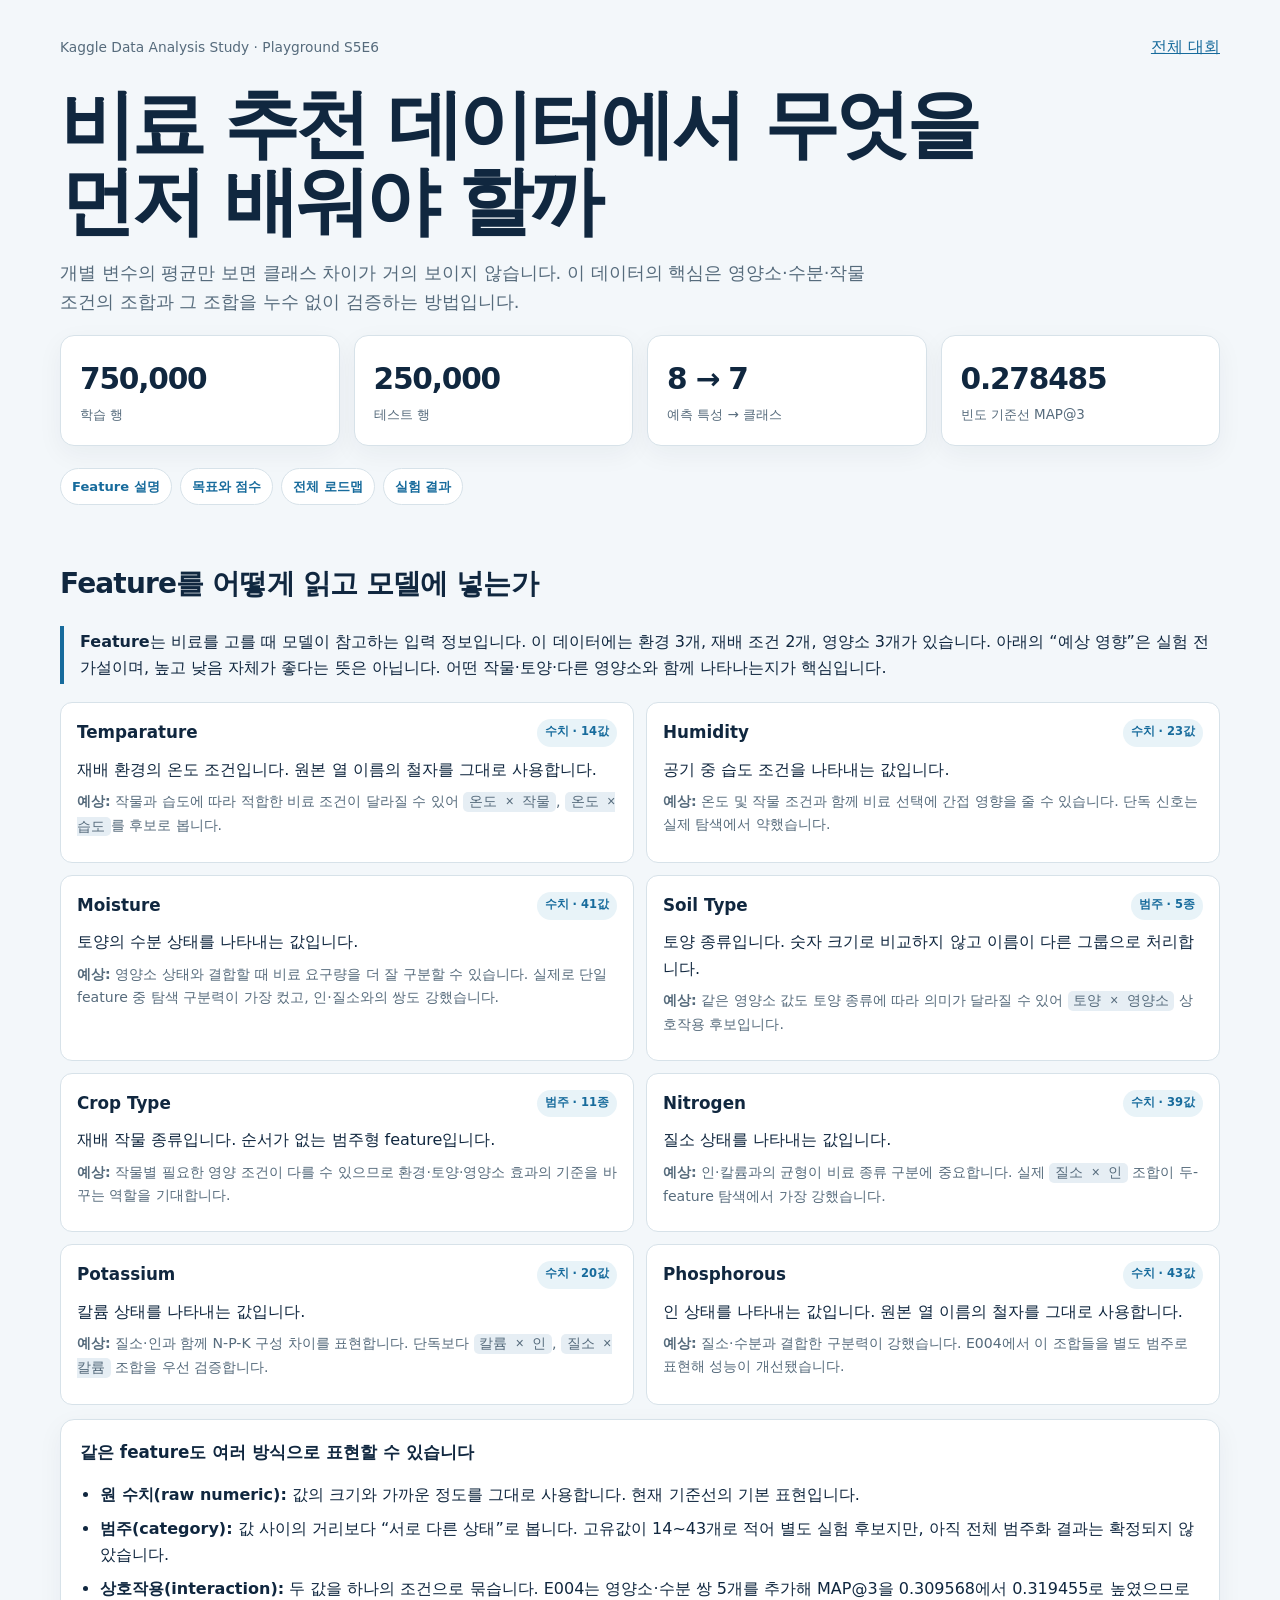
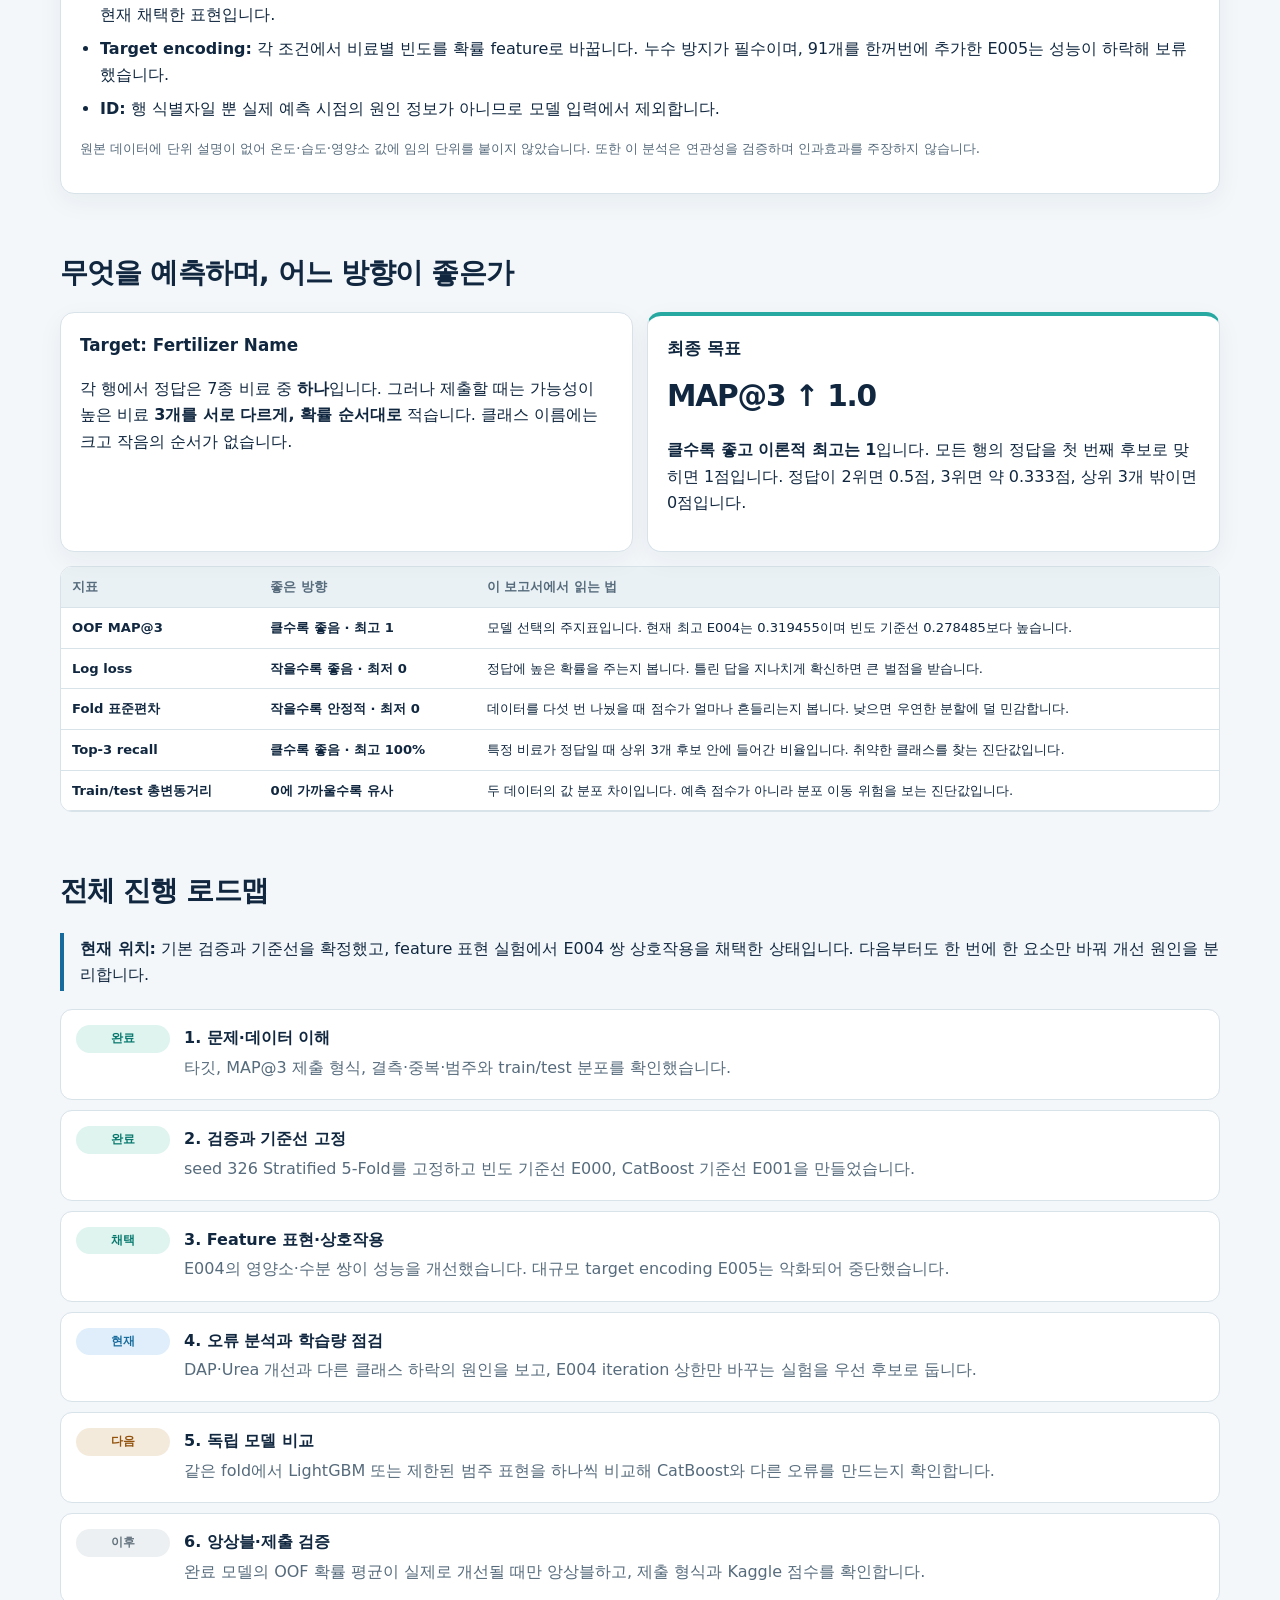
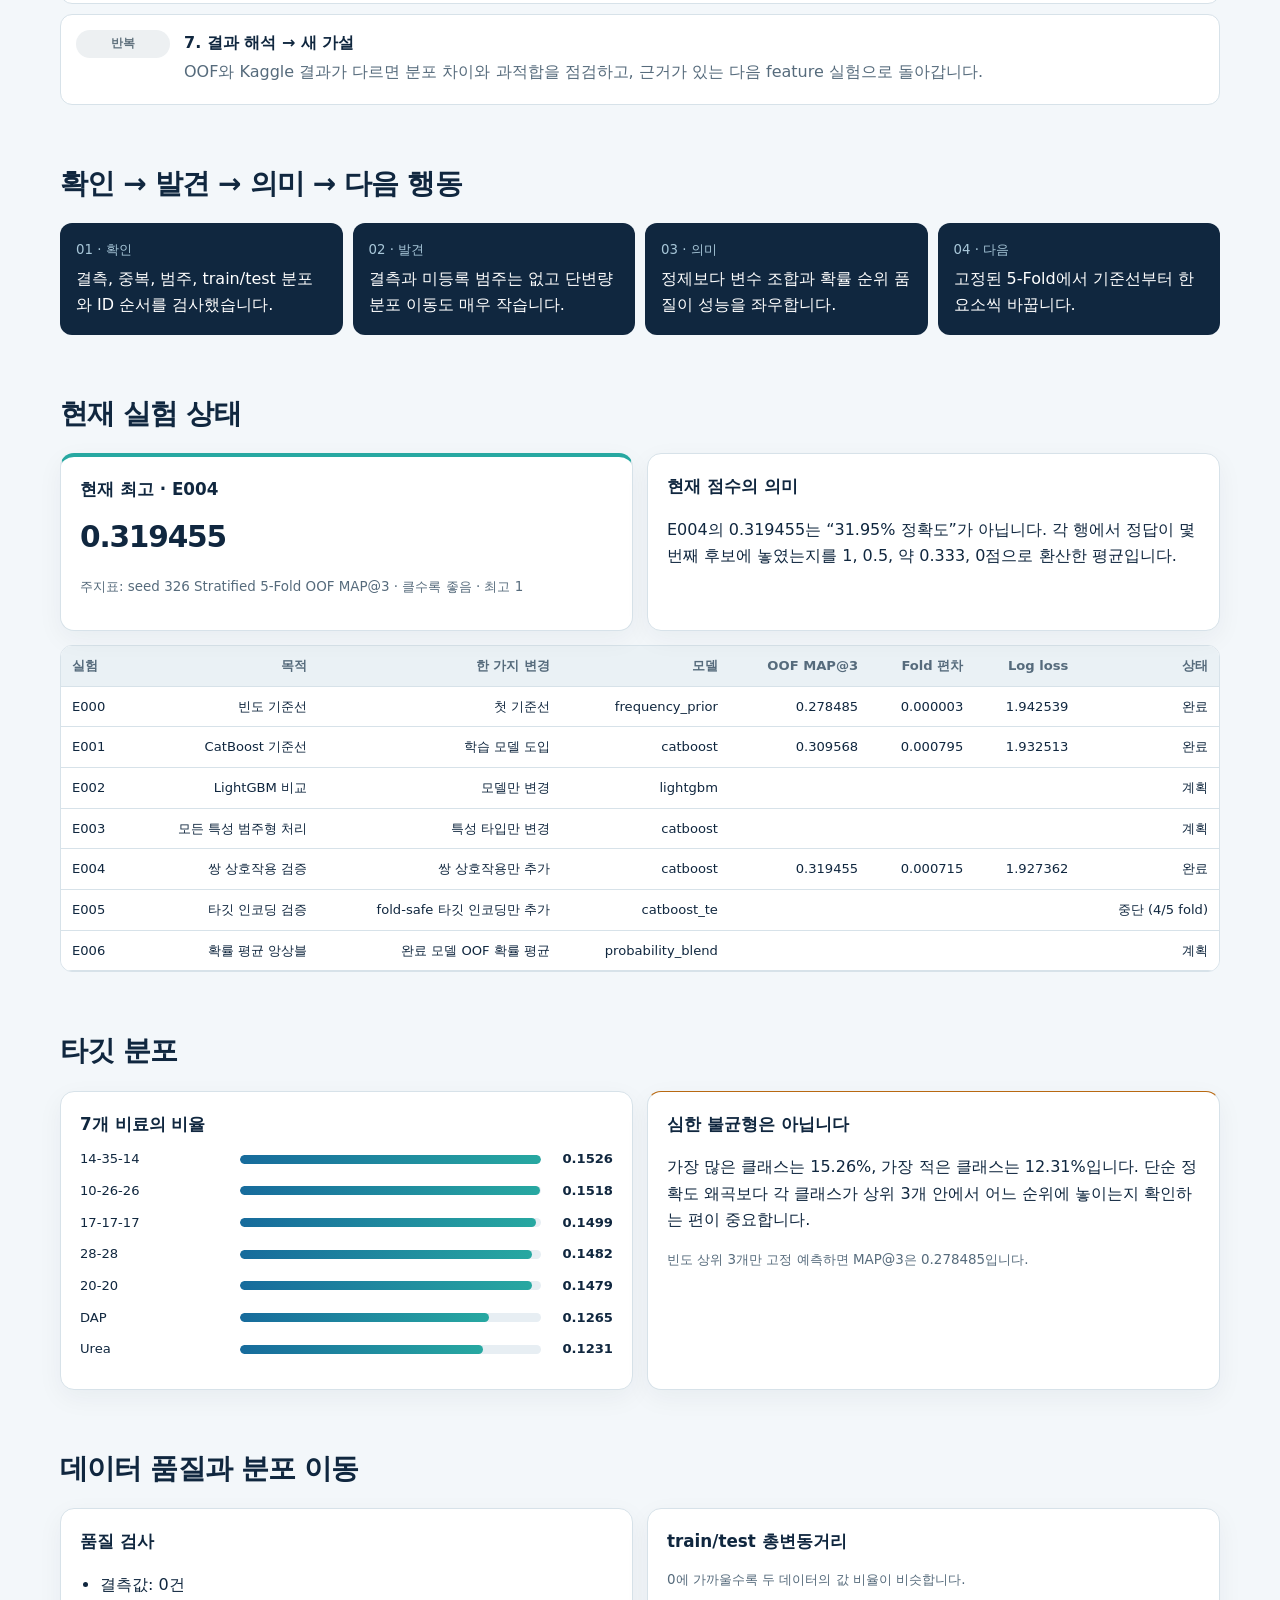
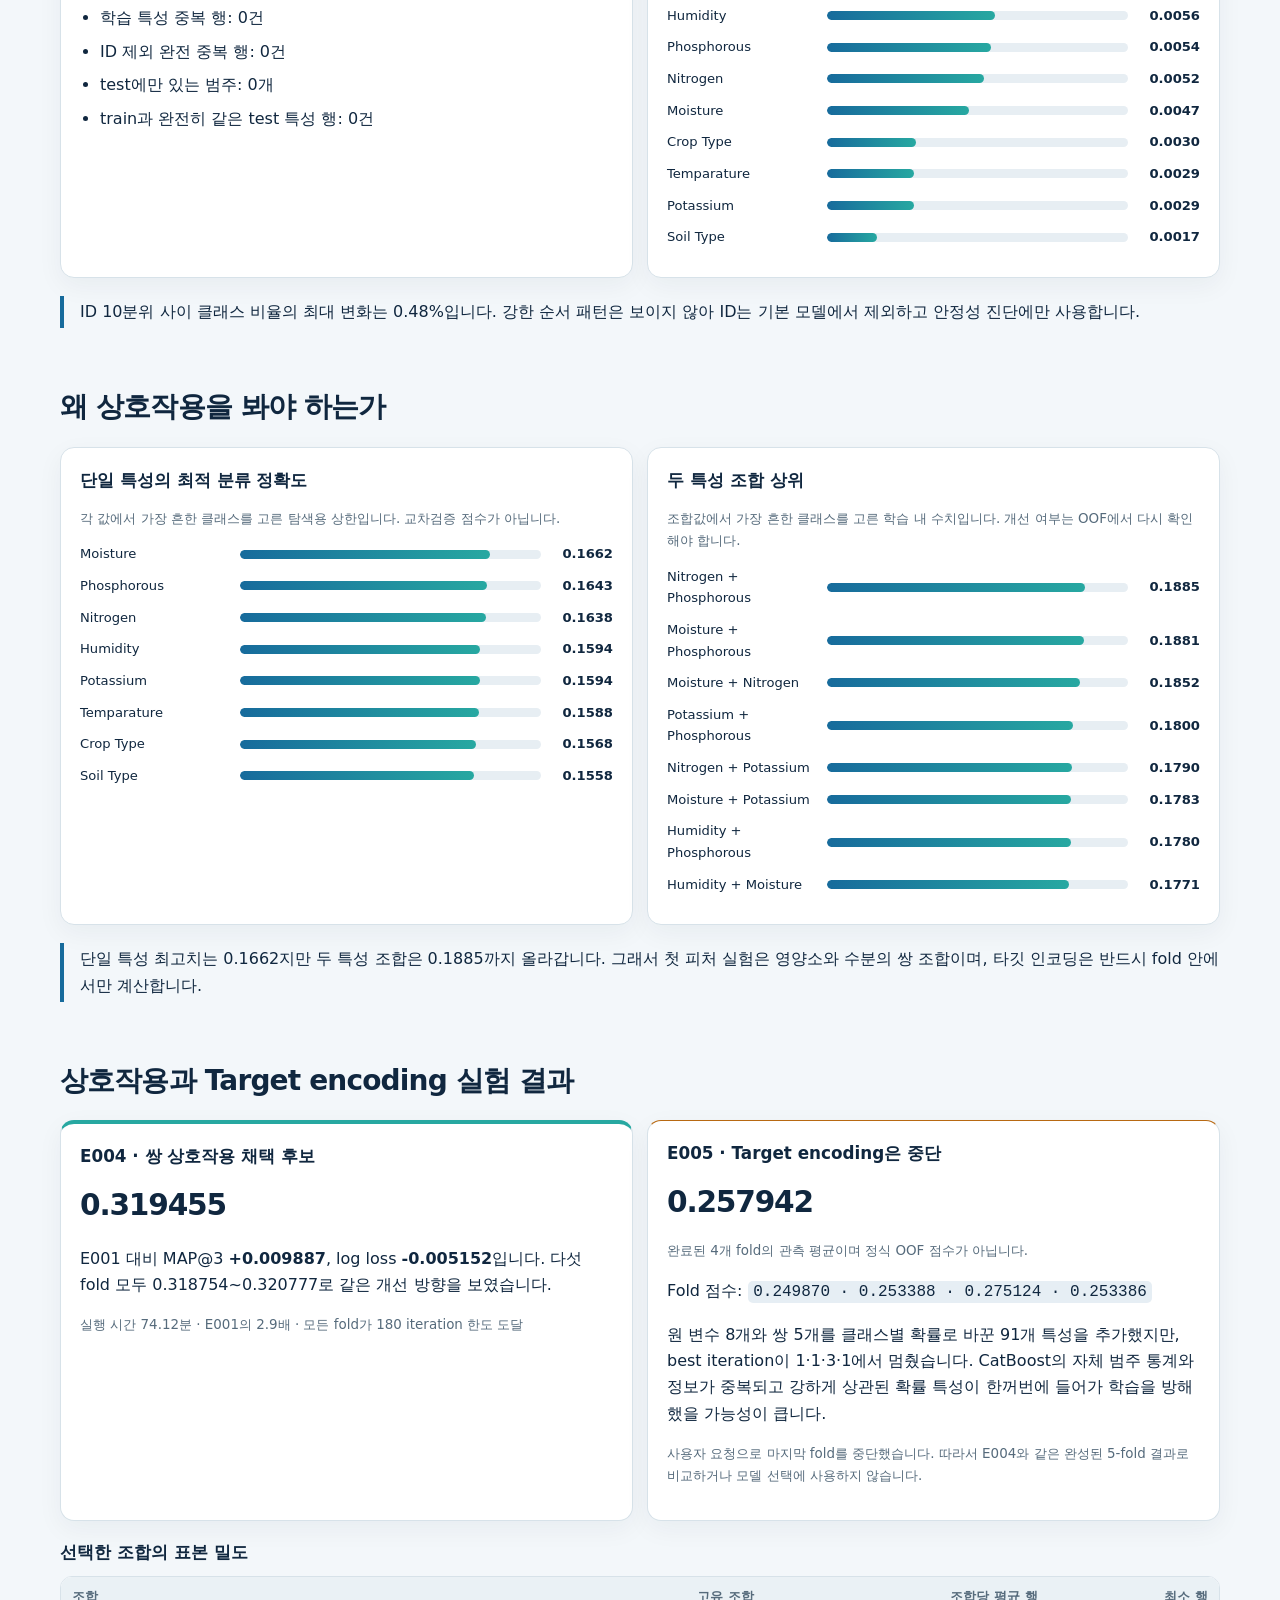
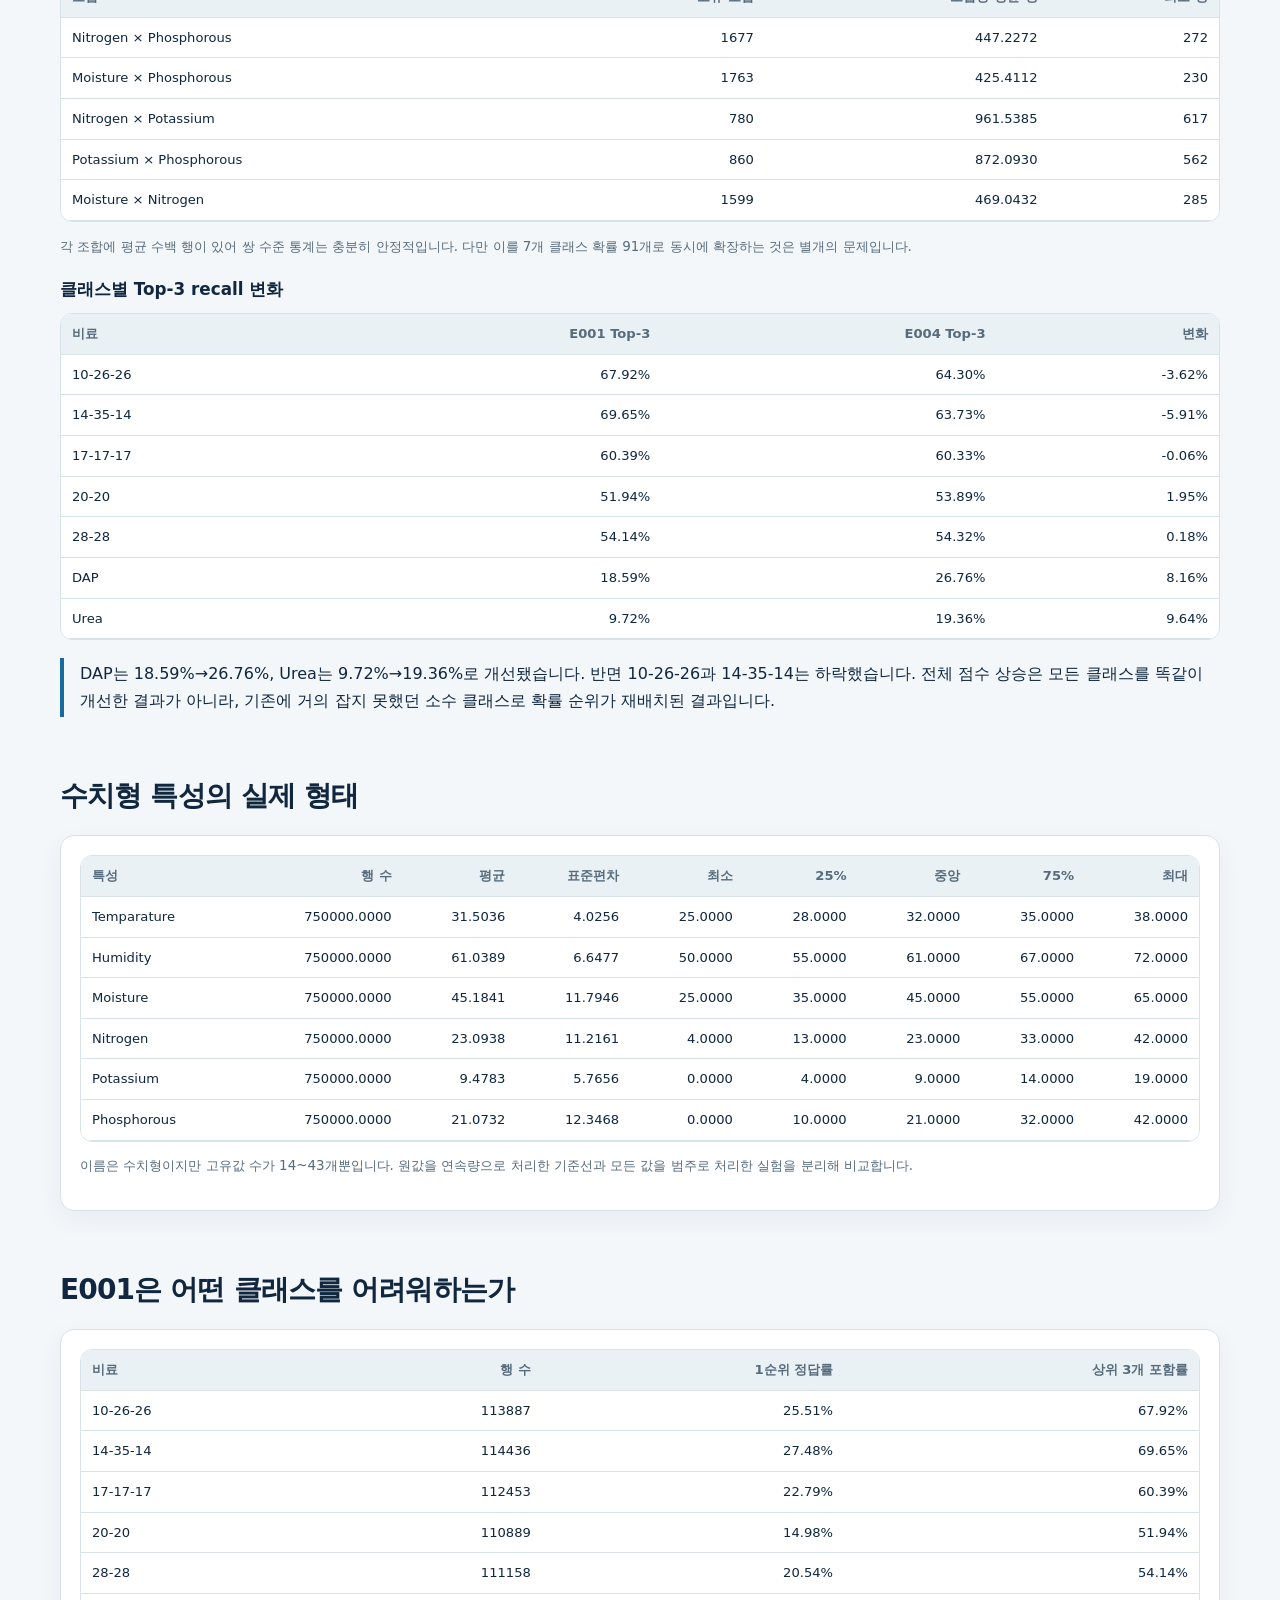
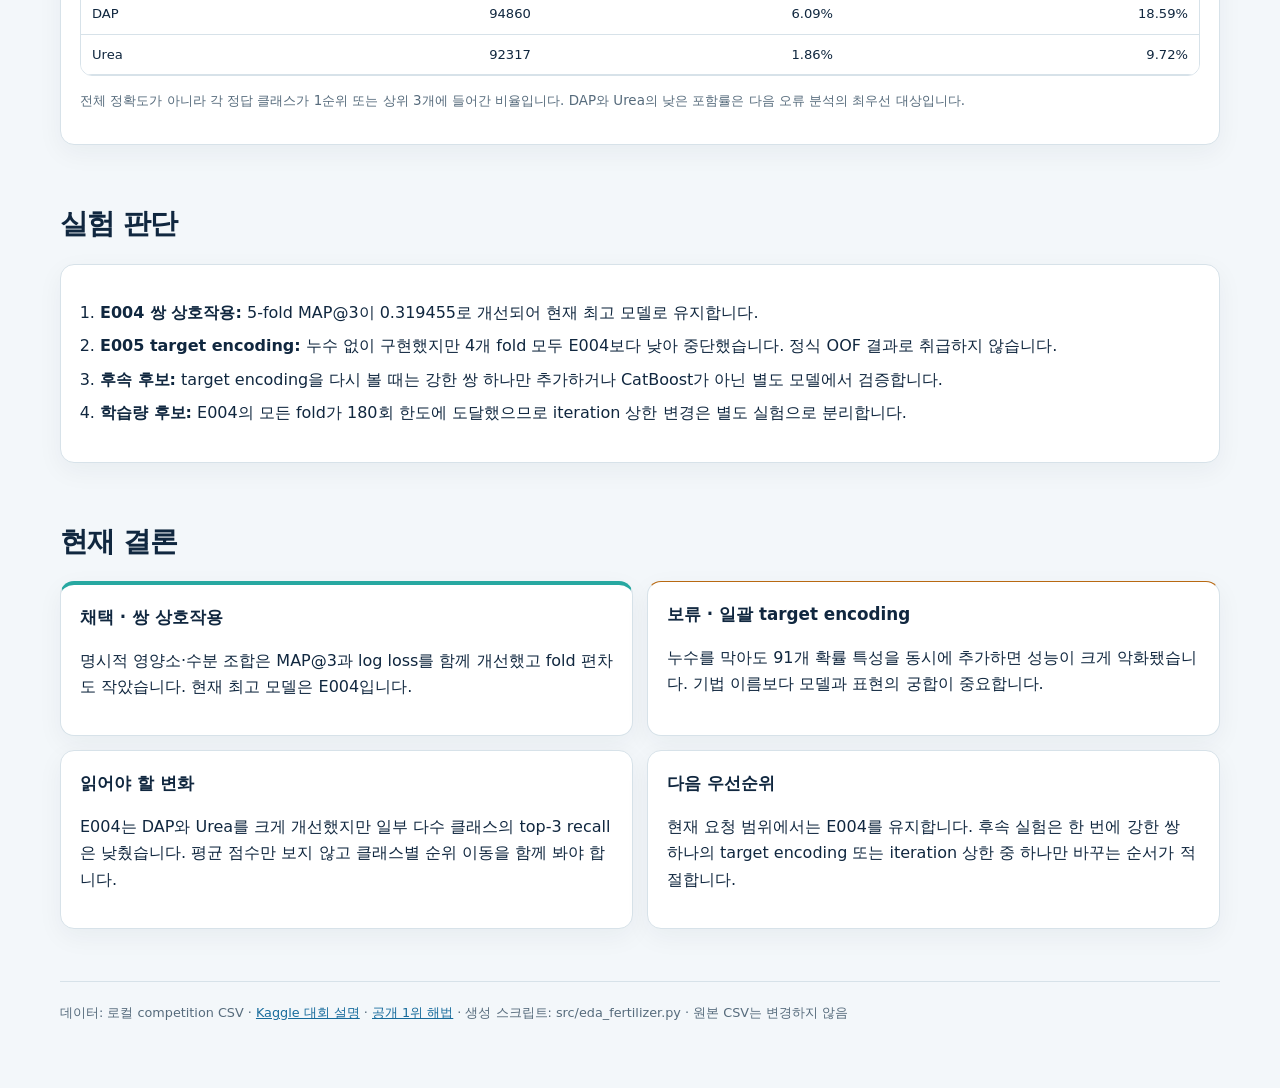
<file: docs/playground-series-s5e6/index.html>
<!doctype html><html lang="ko"><head><meta charset="utf-8"><meta name="viewport" content="width=device-width,initial-scale=1"><meta name="description" content="Kaggle 비료 추천 데이터 분석과 실험 계획"><title>비료 추천 데이터 분석</title><style>
    :root{--navy:#10273f;--blue:#176b9c;--cyan:#27a8a1;--paper:#f3f7fa;--card:#fff;--line:#d7e2e9;--muted:#566b7c;--amber:#b86912}
    *{box-sizing:border-box}html{scroll-behavior:smooth}body{margin:0;background:var(--paper);color:var(--navy);font:16px/1.65 Inter,"Noto Sans KR",system-ui,sans-serif}
    main{width:min(1160px,calc(100% - 32px));margin:auto;padding:34px 0 72px}.top{display:flex;justify-content:space-between;gap:18px;align-items:center;margin-bottom:26px}
    .crumb{font-size:.86rem;color:var(--muted)}a{color:var(--blue)}h1{font-size:clamp(2.25rem,6vw,4.7rem);line-height:1.02;letter-spacing:-.055em;margin:.35rem 0 1rem;max-width:920px}
    .lead{font-size:1.12rem;color:var(--muted);max-width:820px}h2{font-size:1.75rem;letter-spacing:-.03em;margin:3.5rem 0 1rem}h3{margin:0 0 .6rem;font-size:1.05rem}
    .grid{display:grid;grid-template-columns:repeat(4,1fr);gap:14px}.two{grid-template-columns:repeat(2,1fr)}.card{background:var(--card);border:1px solid var(--line);border-radius:14px;padding:19px;box-shadow:0 8px 26px rgba(16,39,63,.05)}
    .metric{font-size:1.85rem;font-weight:800;letter-spacing:-.04em}.label,.note{font-size:.84rem;color:var(--muted)}.finding{border-top:4px solid var(--cyan)}.warning{border-top-color:var(--amber)}
    .flow{display:grid;grid-template-columns:repeat(4,1fr);gap:10px}.step{background:var(--navy);color:white;border-radius:12px;padding:16px}.step small{display:block;color:#a8c7d9;margin-bottom:5px}
    .quick-nav{display:flex;flex-wrap:wrap;gap:8px;margin:22px 0 4px}.quick-nav a{padding:7px 11px;border:1px solid var(--line);border-radius:999px;background:white;text-decoration:none;font-size:.82rem;font-weight:700}
    .feature-grid{display:grid;grid-template-columns:repeat(2,1fr);gap:12px}.feature-card{background:white;border:1px solid var(--line);border-radius:12px;padding:16px}.feature-card h3{display:flex;justify-content:space-between;gap:12px}.type{font-size:.72rem;color:var(--blue);background:#e8f3f8;border-radius:999px;padding:3px 8px;white-space:nowrap}.feature-card p{margin:.45rem 0}.feature-card .expected{color:var(--muted);font-size:.88rem}
    .metric-guide td:nth-child(2),.metric-guide td:nth-child(3){text-align:left;white-space:normal}.metric-guide th:nth-child(2),.metric-guide th:nth-child(3){text-align:left}.roadmap{display:grid;gap:10px}.roadmap-item{display:grid;grid-template-columns:94px 1fr;gap:14px;align-items:start;background:white;border:1px solid var(--line);border-radius:12px;padding:15px}.status{display:inline-block;text-align:center;border-radius:999px;padding:4px 8px;font-size:.74rem;font-weight:800}.done{background:#dff4ef;color:#08796f}.now{background:#dfeefa;color:#176b9c}.next{background:#f4eadc;color:#92520c}.later{background:#edf0f2;color:#60717d}.roadmap-item p{margin:3px 0;color:var(--muted)}
    .bar-row{display:grid;grid-template-columns:150px 1fr 62px;gap:10px;align-items:center;margin:10px 0;font-size:.82rem}.bar-track{height:9px;background:#e7eef3;border-radius:8px;overflow:hidden}.bar-track i{display:block;height:100%;background:linear-gradient(90deg,var(--blue),var(--cyan));border-radius:8px}.bar-row strong{text-align:right;font-variant-numeric:tabular-nums}
    .table-wrap{overflow:auto;border:1px solid var(--line);border-radius:12px}table{border-collapse:collapse;width:100%;background:white;font-size:.82rem}th,td{padding:9px 11px;border-bottom:1px solid var(--line);white-space:nowrap;text-align:right}th{background:#eaf1f5;color:var(--muted)}th:first-child,td:first-child{text-align:left}
    ol,ul{padding-left:1.25rem}li{margin:.45rem 0}code{background:#e6eef4;padding:.12rem .35rem;border-radius:5px}.callout{border-left:4px solid var(--blue);padding:3px 0 3px 16px;margin:18px 0}
    footer{margin-top:52px;padding-top:20px;border-top:1px solid var(--line);font-size:.8rem;color:var(--muted)}
    @media(max-width:820px){.grid,.flow,.two,.feature-grid{grid-template-columns:1fr 1fr}.top{align-items:flex-start}}
    @media(max-width:560px){main{padding-top:22px}.grid,.flow,.two,.feature-grid{grid-template-columns:1fr}.bar-row{grid-template-columns:105px 1fr 55px}h2{margin-top:2.7rem}.roadmap-item{grid-template-columns:78px 1fr}}
    </style></head><body><main>
    <div class="top"><div class="crumb">Kaggle Data Analysis Study · Playground S5E6</div><a href="../">전체 대회</a></div>
    <h1>비료 추천 데이터에서 무엇을 먼저 배워야 할까</h1>
    <p class="lead">개별 변수의 평균만 보면 클래스 차이가 거의 보이지 않습니다. 이 데이터의 핵심은 영양소·수분·작물 조건의 조합과 그 조합을 누수 없이 검증하는 방법입니다.</p>
    <section class="grid"><div class="card"><div class="metric">750,000</div><div class="label">학습 행</div></div><div class="card"><div class="metric">250,000</div><div class="label">테스트 행</div></div><div class="card"><div class="metric">8 → 7</div><div class="label">예측 특성 → 클래스</div></div><div class="card"><div class="metric">0.278485</div><div class="label">빈도 기준선 MAP@3</div></div></section>
    <nav class="quick-nav" aria-label="보고서 바로가기"><a href="#features">Feature 설명</a><a href="#objective">목표와 점수</a><a href="#roadmap">전체 로드맵</a><a href="#experiments">실험 결과</a></nav>

    <h2 id="features">Feature를 어떻게 읽고 모델에 넣는가</h2>
    <p class="callout"><strong>Feature</strong>는 비료를 고를 때 모델이 참고하는 입력 정보입니다. 이 데이터에는 환경 3개, 재배 조건 2개, 영양소 3개가 있습니다. 아래의 “예상 영향”은 실험 전 가설이며, 높고 낮음 자체가 좋다는 뜻은 아닙니다. 어떤 작물·토양·다른 영양소와 함께 나타나는지가 핵심입니다.</p>
    <section class="feature-grid">
      <article class="feature-card"><h3>Temparature <span class="type">수치 · 14값</span></h3><p>재배 환경의 온도 조건입니다. 원본 열 이름의 철자를 그대로 사용합니다.</p><p class="expected"><strong>예상:</strong> 작물과 습도에 따라 적합한 비료 조건이 달라질 수 있어 <code>온도 × 작물</code>, <code>온도 × 습도</code>를 후보로 봅니다.</p></article>
      <article class="feature-card"><h3>Humidity <span class="type">수치 · 23값</span></h3><p>공기 중 습도 조건을 나타내는 값입니다.</p><p class="expected"><strong>예상:</strong> 온도 및 작물 조건과 함께 비료 선택에 간접 영향을 줄 수 있습니다. 단독 신호는 실제 탐색에서 약했습니다.</p></article>
      <article class="feature-card"><h3>Moisture <span class="type">수치 · 41값</span></h3><p>토양의 수분 상태를 나타내는 값입니다.</p><p class="expected"><strong>예상:</strong> 영양소 상태와 결합할 때 비료 요구량을 더 잘 구분할 수 있습니다. 실제로 단일 feature 중 탐색 구분력이 가장 컸고, 인·질소와의 쌍도 강했습니다.</p></article>
      <article class="feature-card"><h3>Soil Type <span class="type">범주 · 5종</span></h3><p>토양 종류입니다. 숫자 크기로 비교하지 않고 이름이 다른 그룹으로 처리합니다.</p><p class="expected"><strong>예상:</strong> 같은 영양소 값도 토양 종류에 따라 의미가 달라질 수 있어 <code>토양 × 영양소</code> 상호작용 후보입니다.</p></article>
      <article class="feature-card"><h3>Crop Type <span class="type">범주 · 11종</span></h3><p>재배 작물 종류입니다. 순서가 없는 범주형 feature입니다.</p><p class="expected"><strong>예상:</strong> 작물별 필요한 영양 조건이 다를 수 있으므로 환경·토양·영양소 효과의 기준을 바꾸는 역할을 기대합니다.</p></article>
      <article class="feature-card"><h3>Nitrogen <span class="type">수치 · 39값</span></h3><p>질소 상태를 나타내는 값입니다.</p><p class="expected"><strong>예상:</strong> 인·칼륨과의 균형이 비료 종류 구분에 중요합니다. 실제 <code>질소 × 인</code> 조합이 두-feature 탐색에서 가장 강했습니다.</p></article>
      <article class="feature-card"><h3>Potassium <span class="type">수치 · 20값</span></h3><p>칼륨 상태를 나타내는 값입니다.</p><p class="expected"><strong>예상:</strong> 질소·인과 함께 N-P-K 구성 차이를 표현합니다. 단독보다 <code>칼륨 × 인</code>, <code>질소 × 칼륨</code> 조합을 우선 검증합니다.</p></article>
      <article class="feature-card"><h3>Phosphorous <span class="type">수치 · 43값</span></h3><p>인 상태를 나타내는 값입니다. 원본 열 이름의 철자를 그대로 사용합니다.</p><p class="expected"><strong>예상:</strong> 질소·수분과 결합한 구분력이 강했습니다. E004에서 이 조합들을 별도 범주로 표현해 성능이 개선됐습니다.</p></article>
    </section>
    <article class="card" style="margin-top:14px"><h3>같은 feature도 여러 방식으로 표현할 수 있습니다</h3><ul><li><strong>원 수치(raw numeric):</strong> 값의 크기와 가까운 정도를 그대로 사용합니다. 현재 기준선의 기본 표현입니다.</li><li><strong>범주(category):</strong> 값 사이의 거리보다 “서로 다른 상태”로 봅니다. 고유값이 14~43개로 적어 별도 실험 후보지만, 아직 전체 범주화 결과는 확정되지 않았습니다.</li><li><strong>상호작용(interaction):</strong> 두 값을 하나의 조건으로 묶습니다. E004는 영양소·수분 쌍 5개를 추가해 MAP@3을 0.309568에서 0.319455로 높였으므로 현재 채택한 표현입니다.</li><li><strong>Target encoding:</strong> 각 조건에서 비료별 빈도를 확률 feature로 바꿉니다. 누수 방지가 필수이며, 91개를 한꺼번에 추가한 E005는 성능이 하락해 보류했습니다.</li><li><strong>ID:</strong> 행 식별자일 뿐 실제 예측 시점의 원인 정보가 아니므로 모델 입력에서 제외합니다.</li></ul><p class="note">원본 데이터에 단위 설명이 없어 온도·습도·영양소 값에 임의 단위를 붙이지 않았습니다. 또한 이 분석은 연관성을 검증하며 인과효과를 주장하지 않습니다.</p></article>

    <h2 id="objective">무엇을 예측하며, 어느 방향이 좋은가</h2>
    <section class="grid two"><article class="card"><h3>Target: Fertilizer Name</h3><p>각 행에서 정답은 7종 비료 중 <strong>하나</strong>입니다. 그러나 제출할 때는 가능성이 높은 비료 <strong>3개를 서로 다르게, 확률 순서대로</strong> 적습니다. 클래스 이름에는 크고 작음의 순서가 없습니다.</p></article><article class="card finding"><h3>최종 목표</h3><div class="metric">MAP@3 ↑ 1.0</div><p><strong>클수록 좋고 이론적 최고는 1</strong>입니다. 모든 행의 정답을 첫 번째 후보로 맞히면 1점입니다. 정답이 2위면 0.5점, 3위면 약 0.333점, 상위 3개 밖이면 0점입니다.</p></article></section>
    <div class="table-wrap metric-guide" style="margin-top:14px"><table><thead><tr><th>지표</th><th>좋은 방향</th><th>이 보고서에서 읽는 법</th></tr></thead><tbody><tr><td><strong>OOF MAP@3</strong></td><td><strong>클수록 좋음 · 최고 1</strong></td><td>모델 선택의 주지표입니다. 현재 최고 E004는 0.319455이며 빈도 기준선 0.278485보다 높습니다.</td></tr><tr><td><strong>Log loss</strong></td><td><strong>작을수록 좋음 · 최저 0</strong></td><td>정답에 높은 확률을 주는지 봅니다. 틀린 답을 지나치게 확신하면 큰 벌점을 받습니다.</td></tr><tr><td><strong>Fold 표준편차</strong></td><td><strong>작을수록 안정적 · 최저 0</strong></td><td>데이터를 다섯 번 나눴을 때 점수가 얼마나 흔들리는지 봅니다. 낮으면 우연한 분할에 덜 민감합니다.</td></tr><tr><td><strong>Top-3 recall</strong></td><td><strong>클수록 좋음 · 최고 100%</strong></td><td>특정 비료가 정답일 때 상위 3개 후보 안에 들어간 비율입니다. 취약한 클래스를 찾는 진단값입니다.</td></tr><tr><td><strong>Train/test 총변동거리</strong></td><td><strong>0에 가까울수록 유사</strong></td><td>두 데이터의 값 분포 차이입니다. 예측 점수가 아니라 분포 이동 위험을 보는 진단값입니다.</td></tr></tbody></table></div>

    <h2 id="roadmap">전체 진행 로드맵</h2>
    <p class="callout"><strong>현재 위치:</strong> 기본 검증과 기준선을 확정했고, feature 표현 실험에서 E004 쌍 상호작용을 채택한 상태입니다. 다음부터도 한 번에 한 요소만 바꿔 개선 원인을 분리합니다.</p>
    <section class="roadmap"><article class="roadmap-item"><span class="status done">완료</span><div><strong>1. 문제·데이터 이해</strong><p>타깃, MAP@3 제출 형식, 결측·중복·범주와 train/test 분포를 확인했습니다.</p></div></article><article class="roadmap-item"><span class="status done">완료</span><div><strong>2. 검증과 기준선 고정</strong><p>seed 326 Stratified 5-Fold를 고정하고 빈도 기준선 E000, CatBoost 기준선 E001을 만들었습니다.</p></div></article><article class="roadmap-item"><span class="status done">채택</span><div><strong>3. Feature 표현·상호작용</strong><p>E004의 영양소·수분 쌍이 성능을 개선했습니다. 대규모 target encoding E005는 악화되어 중단했습니다.</p></div></article><article class="roadmap-item"><span class="status now">현재</span><div><strong>4. 오류 분석과 학습량 점검</strong><p>DAP·Urea 개선과 다른 클래스 하락의 원인을 보고, E004 iteration 상한만 바꾸는 실험을 우선 후보로 둡니다.</p></div></article><article class="roadmap-item"><span class="status next">다음</span><div><strong>5. 독립 모델 비교</strong><p>같은 fold에서 LightGBM 또는 제한된 범주 표현을 하나씩 비교해 CatBoost와 다른 오류를 만드는지 확인합니다.</p></div></article><article class="roadmap-item"><span class="status later">이후</span><div><strong>6. 앙상블·제출 검증</strong><p>완료 모델의 OOF 확률 평균이 실제로 개선될 때만 앙상블하고, 제출 형식과 Kaggle 점수를 확인합니다.</p></div></article><article class="roadmap-item"><span class="status later">반복</span><div><strong>7. 결과 해석 → 새 가설</strong><p>OOF와 Kaggle 결과가 다르면 분포 차이와 과적합을 점검하고, 근거가 있는 다음 feature 실험으로 돌아갑니다.</p></div></article></section>

    <h2>확인 → 발견 → 의미 → 다음 행동</h2><section class="flow"><div class="step"><small>01 · 확인</small>결측, 중복, 범주, train/test 분포와 ID 순서를 검사했습니다.</div><div class="step"><small>02 · 발견</small>결측과 미등록 범주는 없고 단변량 분포 이동도 매우 작습니다.</div><div class="step"><small>03 · 의미</small>정제보다 변수 조합과 확률 순위 품질이 성능을 좌우합니다.</div><div class="step"><small>04 · 다음</small>고정된 5-Fold에서 기준선부터 한 요소씩 바꿉니다.</div></section>

    <h2 id="experiments">현재 실험 상태</h2><section class="grid two"><article class="card finding"><h3>현재 최고 · E004</h3><div class="metric">0.319455</div><p class="note">주지표: seed 326 Stratified 5-Fold OOF MAP@3 · 클수록 좋음 · 최고 1</p></article><article class="card"><h3>현재 점수의 의미</h3><p>E004의 0.319455는 “31.95% 정확도”가 아닙니다. 각 행에서 정답이 몇 번째 후보에 놓였는지를 1, 0.5, 약 0.333, 0점으로 환산한 평균입니다.</p></article></section><div style="margin-top:14px"><div class="table-wrap"><table><thead><tr><th>실험</th><th>목적</th><th>한 가지 변경</th><th>모델</th><th>OOF MAP@3</th><th>Fold 편차</th><th>Log loss</th><th>상태</th></tr></thead><tbody><tr><td>E000</td><td>빈도 기준선</td><td>첫 기준선</td><td>frequency_prior</td><td>0.278485</td><td>0.000003</td><td>1.942539</td><td>완료</td></tr><tr><td>E001</td><td>CatBoost 기준선</td><td>학습 모델 도입</td><td>catboost</td><td>0.309568</td><td>0.000795</td><td>1.932513</td><td>완료</td></tr><tr><td>E002</td><td>LightGBM 비교</td><td>모델만 변경</td><td>lightgbm</td><td></td><td></td><td></td><td>계획</td></tr><tr><td>E003</td><td>모든 특성 범주형 처리</td><td>특성 타입만 변경</td><td>catboost</td><td></td><td></td><td></td><td>계획</td></tr><tr><td>E004</td><td>쌍 상호작용 검증</td><td>쌍 상호작용만 추가</td><td>catboost</td><td>0.319455</td><td>0.000715</td><td>1.927362</td><td>완료</td></tr><tr><td>E005</td><td>타깃 인코딩 검증</td><td>fold-safe 타깃 인코딩만 추가</td><td>catboost_te</td><td></td><td></td><td></td><td>중단 (4/5 fold)</td></tr><tr><td>E006</td><td>확률 평균 앙상블</td><td>완료 모델 OOF 확률 평균</td><td>probability_blend</td><td></td><td></td><td></td><td>계획</td></tr></tbody></table></div></div>

    <h2>타깃 분포</h2><section class="grid two"><article class="card"><h3>7개 비료의 비율</h3><div class="bar-row"><span>14-35-14</span><span class="bar-track"><i style="width:100.00%"></i></span><strong>0.1526</strong></div><div class="bar-row"><span>10-26-26</span><span class="bar-track"><i style="width:99.52%"></i></span><strong>0.1518</strong></div><div class="bar-row"><span>17-17-17</span><span class="bar-track"><i style="width:98.27%"></i></span><strong>0.1499</strong></div><div class="bar-row"><span>28-28</span><span class="bar-track"><i style="width:97.14%"></i></span><strong>0.1482</strong></div><div class="bar-row"><span>20-20</span><span class="bar-track"><i style="width:96.90%"></i></span><strong>0.1479</strong></div><div class="bar-row"><span>DAP</span><span class="bar-track"><i style="width:82.89%"></i></span><strong>0.1265</strong></div><div class="bar-row"><span>Urea</span><span class="bar-track"><i style="width:80.67%"></i></span><strong>0.1231</strong></div></article><article class="card warning"><h3>심한 불균형은 아닙니다</h3><p>가장 많은 클래스는 15.26%, 가장 적은 클래스는 12.31%입니다. 단순 정확도 왜곡보다 각 클래스가 상위 3개 안에서 어느 순위에 놓이는지 확인하는 편이 중요합니다.</p><p class="note">빈도 상위 3개만 고정 예측하면 MAP@3은 0.278485입니다.</p></article></section>

    <h2>데이터 품질과 분포 이동</h2><section class="grid two"><article class="card"><h3>품질 검사</h3><ul><li>결측값: 0건</li><li>학습 특성 중복 행: 0건</li><li>ID 제외 완전 중복 행: 0건</li><li>test에만 있는 범주: 0개</li><li>train과 완전히 같은 test 특성 행: 0건</li></ul></article><article class="card"><h3>train/test 총변동거리</h3><p class="note">0에 가까울수록 두 데이터의 값 비율이 비슷합니다.</p><div class="bar-row"><span>Humidity</span><span class="bar-track"><i style="width:55.95%"></i></span><strong>0.0056</strong></div><div class="bar-row"><span>Phosphorous</span><span class="bar-track"><i style="width:54.39%"></i></span><strong>0.0054</strong></div><div class="bar-row"><span>Nitrogen</span><span class="bar-track"><i style="width:52.31%"></i></span><strong>0.0052</strong></div><div class="bar-row"><span>Moisture</span><span class="bar-track"><i style="width:47.31%"></i></span><strong>0.0047</strong></div><div class="bar-row"><span>Crop Type</span><span class="bar-track"><i style="width:29.56%"></i></span><strong>0.0030</strong></div><div class="bar-row"><span>Temparature</span><span class="bar-track"><i style="width:29.05%"></i></span><strong>0.0029</strong></div><div class="bar-row"><span>Potassium</span><span class="bar-track"><i style="width:28.77%"></i></span><strong>0.0029</strong></div><div class="bar-row"><span>Soil Type</span><span class="bar-track"><i style="width:16.71%"></i></span><strong>0.0017</strong></div></article></section>
    <p class="callout">ID 10분위 사이 클래스 비율의 최대 변화는 0.48%입니다. 강한 순서 패턴은 보이지 않아 ID는 기본 모델에서 제외하고 안정성 진단에만 사용합니다.</p>

    <h2>왜 상호작용을 봐야 하는가</h2><section class="grid two"><article class="card"><h3>단일 특성의 최적 분류 정확도</h3><p class="note">각 값에서 가장 흔한 클래스를 고른 탐색용 상한입니다. 교차검증 점수가 아닙니다.</p><div class="bar-row"><span>Moisture</span><span class="bar-track"><i style="width:83.10%"></i></span><strong>0.1662</strong></div><div class="bar-row"><span>Phosphorous</span><span class="bar-track"><i style="width:82.13%"></i></span><strong>0.1643</strong></div><div class="bar-row"><span>Nitrogen</span><span class="bar-track"><i style="width:81.89%"></i></span><strong>0.1638</strong></div><div class="bar-row"><span>Humidity</span><span class="bar-track"><i style="width:79.70%"></i></span><strong>0.1594</strong></div><div class="bar-row"><span>Potassium</span><span class="bar-track"><i style="width:79.70%"></i></span><strong>0.1594</strong></div><div class="bar-row"><span>Temparature</span><span class="bar-track"><i style="width:79.39%"></i></span><strong>0.1588</strong></div><div class="bar-row"><span>Crop Type</span><span class="bar-track"><i style="width:78.42%"></i></span><strong>0.1568</strong></div><div class="bar-row"><span>Soil Type</span><span class="bar-track"><i style="width:77.90%"></i></span><strong>0.1558</strong></div></article><article class="card"><h3>두 특성 조합 상위</h3><p class="note">조합값에서 가장 흔한 클래스를 고른 학습 내 수치입니다. 개선 여부는 OOF에서 다시 확인해야 합니다.</p><div class="bar-row"><span>Nitrogen + Phosphorous</span><span class="bar-track"><i style="width:85.69%"></i></span><strong>0.1885</strong></div><div class="bar-row"><span>Moisture + Phosphorous</span><span class="bar-track"><i style="width:85.50%"></i></span><strong>0.1881</strong></div><div class="bar-row"><span>Moisture + Nitrogen</span><span class="bar-track"><i style="width:84.17%"></i></span><strong>0.1852</strong></div><div class="bar-row"><span>Potassium + Phosphorous</span><span class="bar-track"><i style="width:81.82%"></i></span><strong>0.1800</strong></div><div class="bar-row"><span>Nitrogen + Potassium</span><span class="bar-track"><i style="width:81.36%"></i></span><strong>0.1790</strong></div><div class="bar-row"><span>Moisture + Potassium</span><span class="bar-track"><i style="width:81.07%"></i></span><strong>0.1783</strong></div><div class="bar-row"><span>Humidity + Phosphorous</span><span class="bar-track"><i style="width:80.91%"></i></span><strong>0.1780</strong></div><div class="bar-row"><span>Humidity + Moisture</span><span class="bar-track"><i style="width:80.49%"></i></span><strong>0.1771</strong></div></article></section>
    <p class="callout">단일 특성 최고치는 0.1662지만 두 특성 조합은 0.1885까지 올라갑니다. 그래서 첫 피처 실험은 영양소와 수분의 쌍 조합이며, 타깃 인코딩은 반드시 fold 안에서만 계산합니다.</p>

    <h2>상호작용과 Target encoding 실험 결과</h2>
    <section class="grid two"><article class="card finding"><h3>E004 · 쌍 상호작용 채택 후보</h3>
    <div class="metric">0.319455</div>
    <p>E001 대비 MAP@3 <strong>+0.009887</strong>, log loss
    <strong>-0.005152</strong>입니다. 다섯 fold 모두 0.318754~0.320777로
    같은 개선 방향을 보였습니다.</p><p class="note">실행 시간 74.12분 ·
    E001의 2.9배 · 모든 fold가 180 iteration 한도 도달</p></article>

        <div class="card warning"><h3>E005 · Target encoding은 중단</h3>
        <div class="metric">0.257942</div>
        <p class="note">완료된 4개 fold의 관측 평균이며 정식 OOF 점수가 아닙니다.</p>
        <p>Fold 점수: <code>0.249870 · 0.253388 · 0.275124 · 0.253386</code></p>
        <p>원 변수 8개와 쌍 5개를 클래스별 확률로 바꾼 91개 특성을 추가했지만,
        best iteration이 1·1·3·1에서 멈췄습니다. CatBoost의 자체 범주 통계와 정보가
        중복되고 강하게 상관된 확률 특성이 한꺼번에 들어가 학습을 방해했을 가능성이 큽니다.</p>
        <p class="note">사용자 요청으로 마지막 fold를 중단했습니다. 따라서 E004와 같은
        완성된 5-fold 결과로 비교하거나 모델 선택에 사용하지 않습니다.</p></div></section>
    <h3 style="margin-top:18px">선택한 조합의 표본 밀도</h3><div class="table-wrap"><table><thead><tr><th>조합</th><th>고유 조합</th><th>조합당 평균 행</th><th>최소 행</th></tr></thead><tbody><tr><td>Nitrogen × Phosphorous</td><td>1677</td><td>447.2272</td><td>272</td></tr><tr><td>Moisture × Phosphorous</td><td>1763</td><td>425.4112</td><td>230</td></tr><tr><td>Nitrogen × Potassium</td><td>780</td><td>961.5385</td><td>617</td></tr><tr><td>Potassium × Phosphorous</td><td>860</td><td>872.0930</td><td>562</td></tr><tr><td>Moisture × Nitrogen</td><td>1599</td><td>469.0432</td><td>285</td></tr></tbody></table></div>
    <p class="note">각 조합에 평균 수백 행이 있어 쌍 수준 통계는 충분히 안정적입니다.
    다만 이를 7개 클래스 확률 91개로 동시에 확장하는 것은 별개의 문제입니다.</p>
    <h3 style="margin-top:18px">클래스별 Top-3 recall 변화</h3><div class="table-wrap"><table><thead><tr><th>비료</th><th>E001 Top-3</th><th>E004 Top-3</th><th>변화</th></tr></thead><tbody><tr><td>10-26-26</td><td>67.92%</td><td>64.30%</td><td>-3.62%</td></tr><tr><td>14-35-14</td><td>69.65%</td><td>63.73%</td><td>-5.91%</td></tr><tr><td>17-17-17</td><td>60.39%</td><td>60.33%</td><td>-0.06%</td></tr><tr><td>20-20</td><td>51.94%</td><td>53.89%</td><td>1.95%</td></tr><tr><td>28-28</td><td>54.14%</td><td>54.32%</td><td>0.18%</td></tr><tr><td>DAP</td><td>18.59%</td><td>26.76%</td><td>8.16%</td></tr><tr><td>Urea</td><td>9.72%</td><td>19.36%</td><td>9.64%</td></tr></tbody></table></div>
    <p class="callout">DAP는 18.59%→26.76%, Urea는 9.72%→19.36%로 개선됐습니다.
    반면 10-26-26과 14-35-14는 하락했습니다. 전체 점수 상승은 모든 클래스를 똑같이
    개선한 결과가 아니라, 기존에 거의 잡지 못했던 소수 클래스로 확률 순위가 재배치된 결과입니다.</p>


    <h2>수치형 특성의 실제 형태</h2><article class="card"><div class="table-wrap"><table><thead><tr><th>특성</th><th>행 수</th><th>평균</th><th>표준편차</th><th>최소</th><th>25%</th><th>중앙</th><th>75%</th><th>최대</th></tr></thead><tbody><tr><td>Temparature</td><td>750000.0000</td><td>31.5036</td><td>4.0256</td><td>25.0000</td><td>28.0000</td><td>32.0000</td><td>35.0000</td><td>38.0000</td></tr><tr><td>Humidity</td><td>750000.0000</td><td>61.0389</td><td>6.6477</td><td>50.0000</td><td>55.0000</td><td>61.0000</td><td>67.0000</td><td>72.0000</td></tr><tr><td>Moisture</td><td>750000.0000</td><td>45.1841</td><td>11.7946</td><td>25.0000</td><td>35.0000</td><td>45.0000</td><td>55.0000</td><td>65.0000</td></tr><tr><td>Nitrogen</td><td>750000.0000</td><td>23.0938</td><td>11.2161</td><td>4.0000</td><td>13.0000</td><td>23.0000</td><td>33.0000</td><td>42.0000</td></tr><tr><td>Potassium</td><td>750000.0000</td><td>9.4783</td><td>5.7656</td><td>0.0000</td><td>4.0000</td><td>9.0000</td><td>14.0000</td><td>19.0000</td></tr><tr><td>Phosphorous</td><td>750000.0000</td><td>21.0732</td><td>12.3468</td><td>0.0000</td><td>10.0000</td><td>21.0000</td><td>32.0000</td><td>42.0000</td></tr></tbody></table></div><p class="note">이름은 수치형이지만 고유값 수가 14~43개뿐입니다. 원값을 연속량으로 처리한 기준선과 모든 값을 범주로 처리한 실험을 분리해 비교합니다.</p></article>

    <h2>E001은 어떤 클래스를 어려워하는가</h2><article class="card"><div class="table-wrap"><table><thead><tr><th>비료</th><th>행 수</th><th>1순위 정답률</th><th>상위 3개 포함률</th></tr></thead><tbody><tr><td>10-26-26</td><td>113887</td><td>25.51%</td><td>67.92%</td></tr><tr><td>14-35-14</td><td>114436</td><td>27.48%</td><td>69.65%</td></tr><tr><td>17-17-17</td><td>112453</td><td>22.79%</td><td>60.39%</td></tr><tr><td>20-20</td><td>110889</td><td>14.98%</td><td>51.94%</td></tr><tr><td>28-28</td><td>111158</td><td>20.54%</td><td>54.14%</td></tr><tr><td>DAP</td><td>94860</td><td>6.09%</td><td>18.59%</td></tr><tr><td>Urea</td><td>92317</td><td>1.86%</td><td>9.72%</td></tr></tbody></table></div><p class="note">전체 정확도가 아니라 각 정답 클래스가 1순위 또는 상위 3개에 들어간 비율입니다. DAP와 Urea의 낮은 포함률은 다음 오류 분석의 최우선 대상입니다.</p></article>

    <h2>실험 판단</h2><article class="card"><ol><li><strong>E004 쌍 상호작용:</strong> 5-fold MAP@3이 0.319455로 개선되어 현재 최고 모델로 유지합니다.</li><li><strong>E005 target encoding:</strong> 누수 없이 구현했지만 4개 fold 모두 E004보다 낮아 중단했습니다. 정식 OOF 결과로 취급하지 않습니다.</li><li><strong>후속 후보:</strong> target encoding을 다시 볼 때는 강한 쌍 하나만 추가하거나 CatBoost가 아닌 별도 모델에서 검증합니다.</li><li><strong>학습량 후보:</strong> E004의 모든 fold가 180회 한도에 도달했으므로 iteration 상한 변경은 별도 실험으로 분리합니다.</li></ol></article>

    <h2>현재 결론</h2><section class="grid two"><article class="card finding"><h3>채택 · 쌍 상호작용</h3><p>명시적 영양소·수분 조합은 MAP@3과 log loss를 함께 개선했고 fold 편차도 작았습니다. 현재 최고 모델은 E004입니다.</p></article><article class="card warning"><h3>보류 · 일괄 target encoding</h3><p>누수를 막아도 91개 확률 특성을 동시에 추가하면 성능이 크게 악화됐습니다. 기법 이름보다 모델과 표현의 궁합이 중요합니다.</p></article><article class="card"><h3>읽어야 할 변화</h3><p>E004는 DAP와 Urea를 크게 개선했지만 일부 다수 클래스의 top-3 recall은 낮췄습니다. 평균 점수만 보지 않고 클래스별 순위 이동을 함께 봐야 합니다.</p></article><article class="card"><h3>다음 우선순위</h3><p>현재 요청 범위에서는 E004를 유지합니다. 후속 실험은 한 번에 강한 쌍 하나의 target encoding 또는 iteration 상한 중 하나만 바꾸는 순서가 적절합니다.</p></article></section>

    <footer>데이터: 로컬 competition CSV · <a href="https://www.kaggle.com/competitions/playground-series-s5e6" target="_blank" rel="noopener noreferrer">Kaggle 대회 설명</a> · <a href="https://www.kaggle.com/competitions/playground-series-s5e6/writeups/chris-deotte-1st-place-fast-gpu-experimentation-wi" target="_blank" rel="noopener noreferrer">공개 1위 해법</a> · 생성 스크립트: src/eda_fertilizer.py · 원본 CSV는 변경하지 않음</footer>
    </main></body></html>
</file>
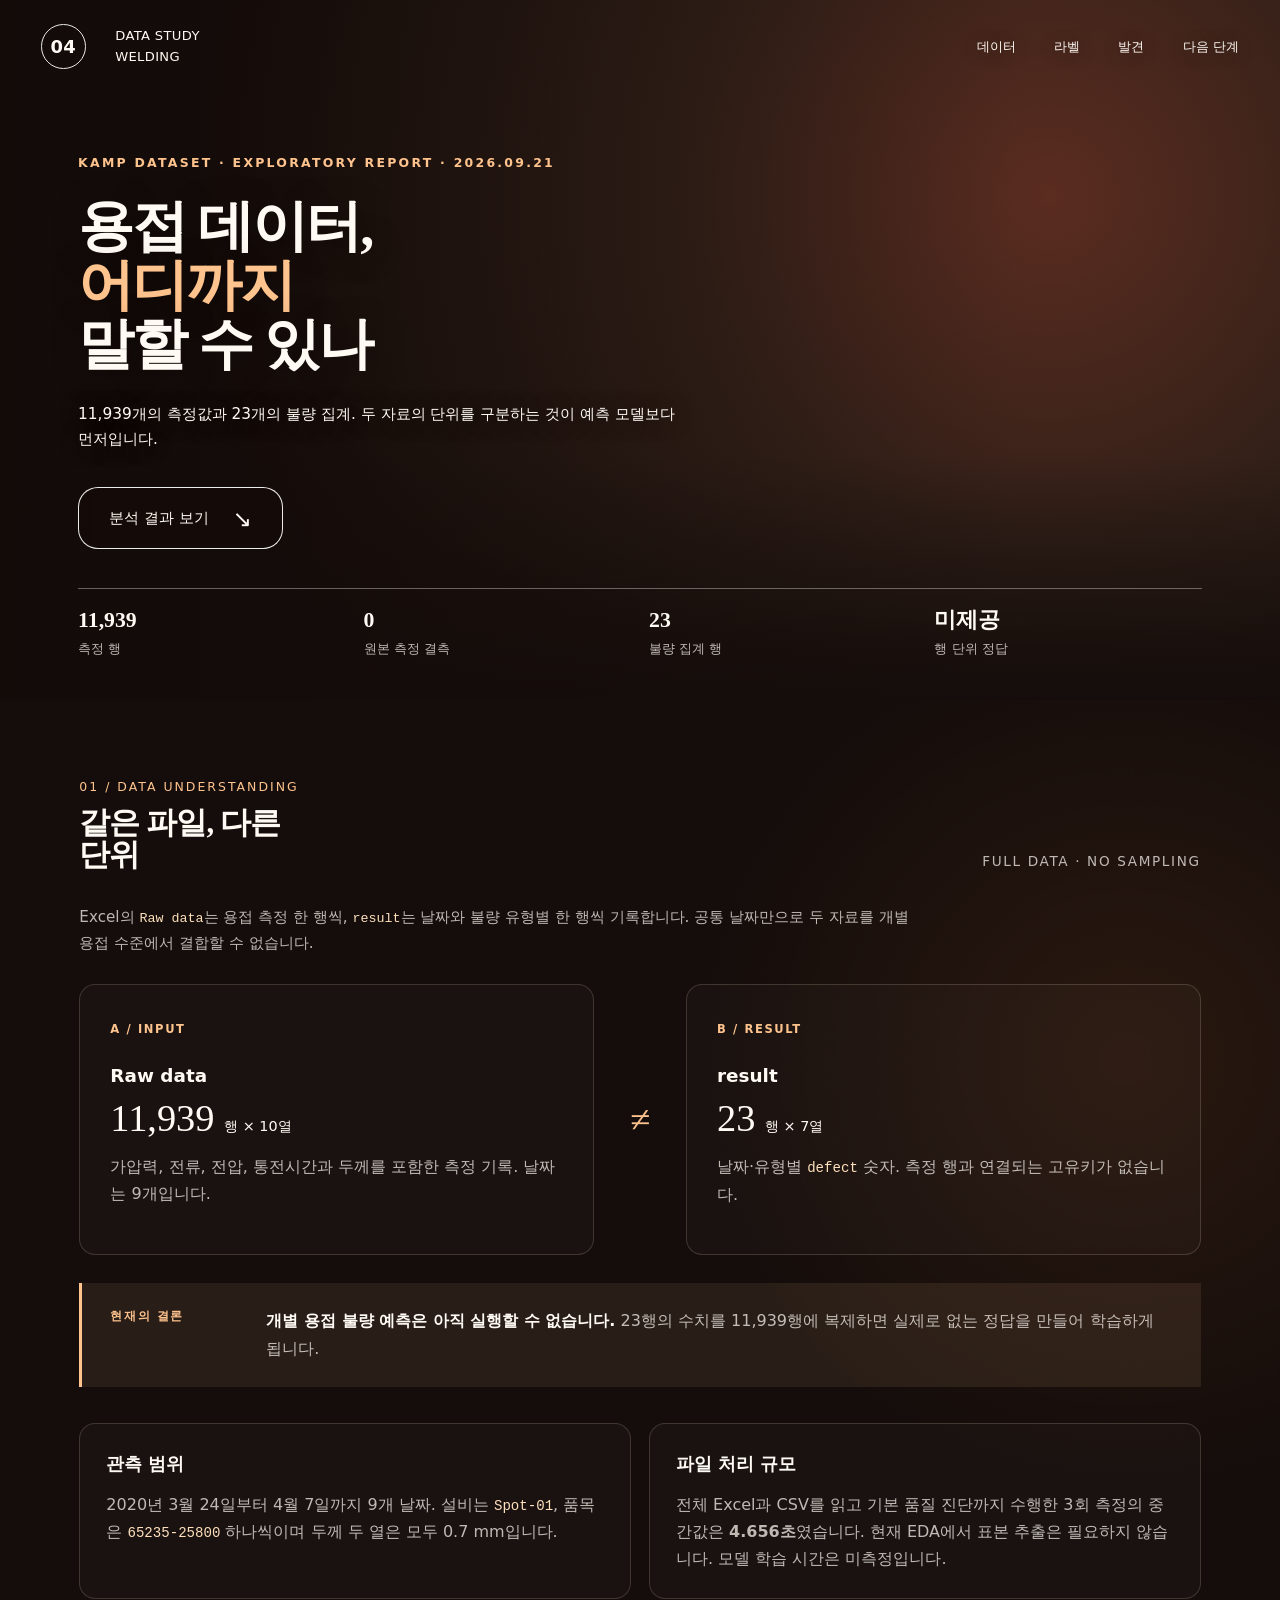
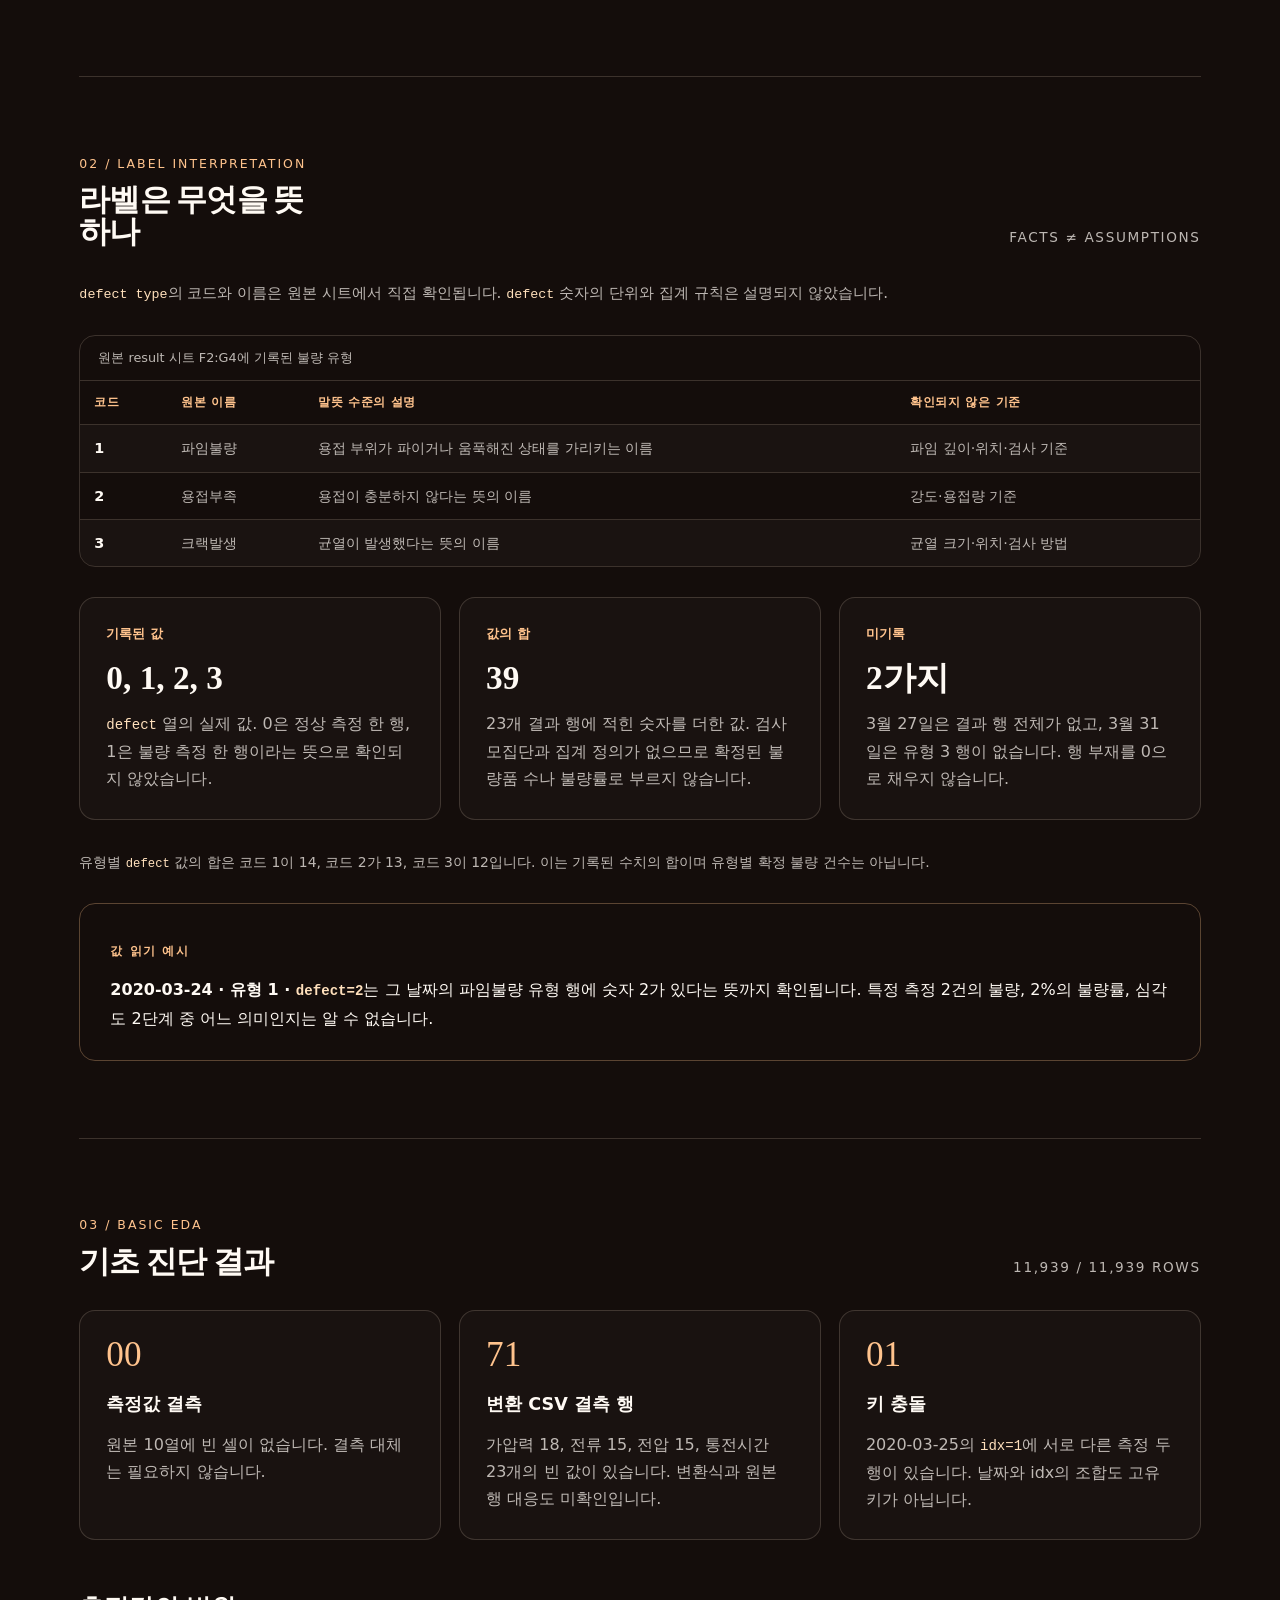
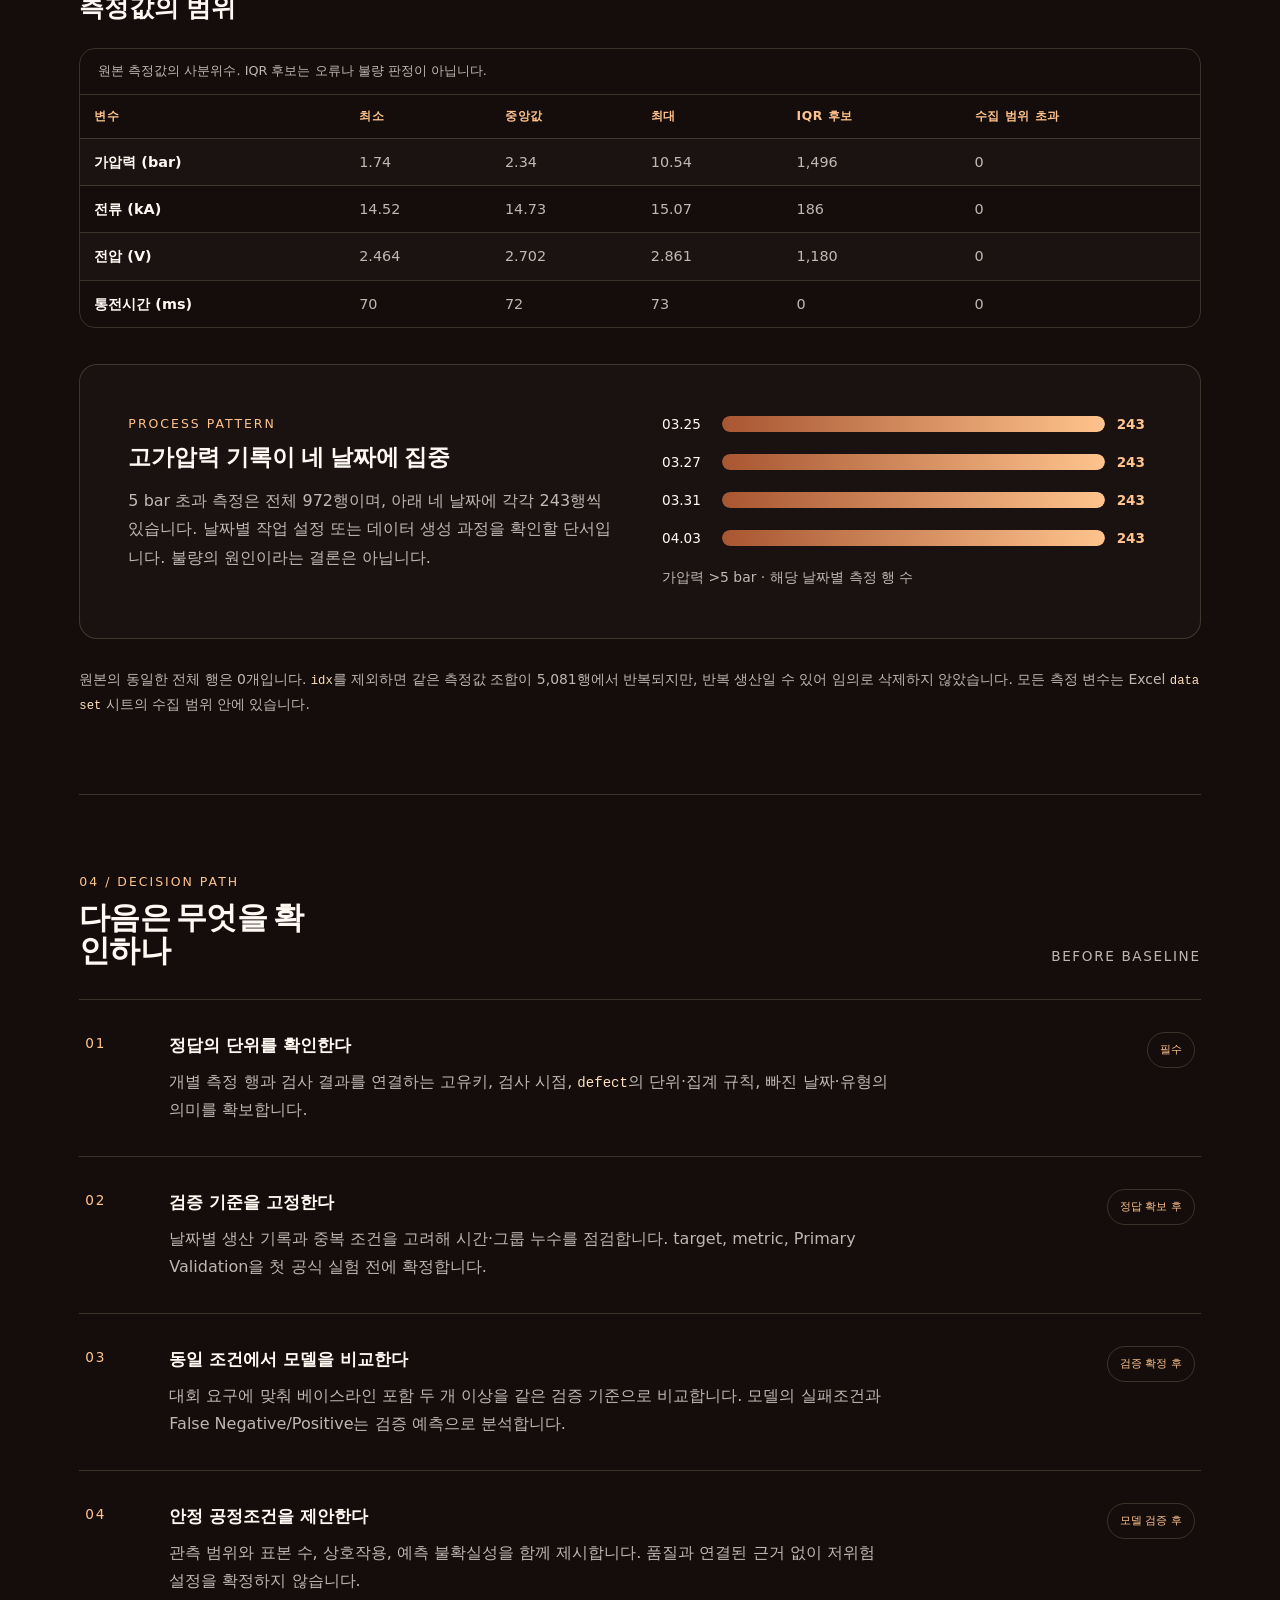
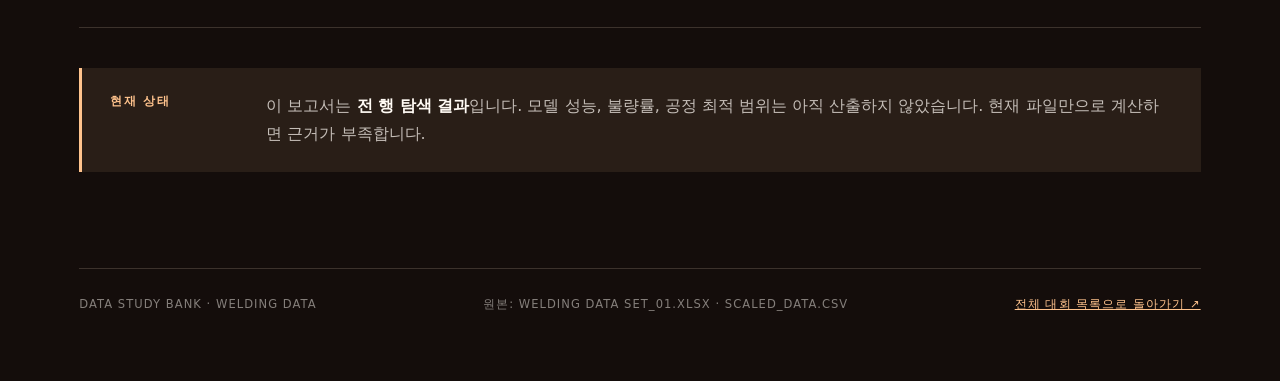
<file: docs/welding-manufacturing/index.html>
<!doctype html>
<html lang="ko">
<head>
  <meta charset="utf-8">
  <meta name="viewport" content="width=device-width, initial-scale=1">
  <meta name="description" content="로봇용접 데이터 11,939행의 기초 분석, 불량 라벨 해석, 다음 분석 단계">
  <meta name="theme-color" content="#140d0b">
  <title>용접 데이터 기초 분석 · Data Study Bank</title>
  <link rel="stylesheet" href="./styles.css">
  <link rel="stylesheet" href="./report.css">
</head>
<body>
  <a class="skip-link" href="#main-content">본문으로 건너뛰기</a>
  <section class="hero report-hero" aria-labelledby="page-title">
    <header class="topbar">
      <a class="brand" href="../" aria-label="Data Study Bank 전체 대회 목록">
        <span class="count" aria-hidden="true">04</span>
        <span class="brand-label">DATA STUDY<br>WELDING</span>
      </a>
      <nav class="nav-links" aria-label="보고서 목차">
        <a href="#overview">데이터</a>
        <a href="#labels">라벨</a>
        <a href="#findings">발견</a>
        <a href="#next">다음 단계</a>
      </nav>
    </header>
    <div class="hero-content report-intro">
      <p class="eyebrow">KAMP DATASET · EXPLORATORY REPORT · 2026.09.21</p>
      <h1 id="page-title"><span>용접 데이터,</span><span class="accent">어디까지</span><span>말할 수 있나</span></h1>
      <p class="hero-lead">11,939개의 측정값과 23개의 불량 집계. 두 자료의 단위를 구분하는 것이 예측 모델보다 먼저입니다.</p>
      <a class="explore" href="#overview">분석 결과 보기 <span class="explore-arrow" aria-hidden="true">↘</span></a>
    </div>
    <div class="hero-index" aria-label="핵심 수치">
      <div><strong>11,939</strong><span>측정 행</span></div>
      <div><strong>0</strong><span>원본 측정 결측</span></div>
      <div><strong>23</strong><span>불량 집계 행</span></div>
      <div><strong>미제공</strong><span>행 단위 정답</span></div>
    </div>
  </section>

  <main id="main-content" class="projects report-main">
    <div class="projects-inner">
      <section id="overview" class="report-section" aria-labelledby="overview-title">
        <div class="section-head"><div><p class="section-kicker">01 / DATA UNDERSTANDING</p><h2 id="overview-title">같은 파일, 다른 단위</h2></div><span class="section-count">FULL DATA · NO SAMPLING</span></div>
        <p class="section-lead">Excel의 <code>Raw data</code>는 용접 측정 한 행씩, <code>result</code>는 날짜와 불량 유형별 한 행씩 기록합니다. 공통 날짜만으로 두 자료를 개별 용접 수준에서 결합할 수 없습니다.</p>
        <div class="grain-grid">
          <article class="grain-card"><span class="grain-no">A / INPUT</span><h3>Raw data</h3><p class="grain-stat">11,939 <small>행 × 10열</small></p><p>가압력, 전류, 전압, 통전시간과 두께를 포함한 측정 기록. 날짜는 9개입니다.</p></article>
          <div class="grain-divider" aria-hidden="true">≠</div>
          <article class="grain-card"><span class="grain-no">B / RESULT</span><h3>result</h3><p class="grain-stat">23 <small>행 × 7열</small></p><p>날짜·유형별 <code>defect</code> 숫자. 측정 행과 연결되는 고유키가 없습니다.</p></article>
        </div>
        <aside class="callout"><span class="callout-label">현재의 결론</span><p><strong>개별 용접 불량 예측은 아직 실행할 수 없습니다.</strong> 23행의 수치를 11,939행에 복제하면 실제로 없는 정답을 만들어 학습하게 됩니다.</p></aside>
        <div class="overview-grid">
          <div class="detail-card"><h3>관측 범위</h3><p>2020년 3월 24일부터 4월 7일까지 9개 날짜. 설비는 <code>Spot-01</code>, 품목은 <code>65235-25800</code> 하나씩이며 두께 두 열은 모두 0.7 mm입니다.</p></div>
          <div class="detail-card"><h3>파일 처리 규모</h3><p>전체 Excel과 CSV를 읽고 기본 품질 진단까지 수행한 3회 측정의 중간값은 <strong>4.656초</strong>였습니다. 현재 EDA에서 표본 추출은 필요하지 않습니다. 모델 학습 시간은 미측정입니다.</p></div>
        </div>
      </section>

      <section id="labels" class="report-section" aria-labelledby="labels-title">
        <div class="section-head"><div><p class="section-kicker">02 / LABEL INTERPRETATION</p><h2 id="labels-title">라벨은 무엇을 뜻하나</h2></div><span class="section-count">FACTS ≠ ASSUMPTIONS</span></div>
        <p class="section-lead"><code>defect type</code>의 코드와 이름은 원본 시트에서 직접 확인됩니다. <code>defect</code> 숫자의 단위와 집계 규칙은 설명되지 않았습니다.</p>
        <div class="table-wrap"><table><caption>원본 result 시트 F2:G4에 기록된 불량 유형</caption><thead><tr><th scope="col">코드</th><th scope="col">원본 이름</th><th scope="col">말뜻 수준의 설명</th><th scope="col">확인되지 않은 기준</th></tr></thead><tbody><tr><th scope="row">1</th><td>파임불량</td><td>용접 부위가 파이거나 움푹해진 상태를 가리키는 이름</td><td>파임 깊이·위치·검사 기준</td></tr><tr><th scope="row">2</th><td>용접부족</td><td>용접이 충분하지 않다는 뜻의 이름</td><td>강도·용접량 기준</td></tr><tr><th scope="row">3</th><td>크랙발생</td><td>균열이 발생했다는 뜻의 이름</td><td>균열 크기·위치·검사 방법</td></tr></tbody></table></div>
        <div class="result-grid">
          <article class="result-card"><span>기록된 값</span><strong>0, 1, 2, 3</strong><p><code>defect</code> 열의 실제 값. 0은 정상 측정 한 행, 1은 불량 측정 한 행이라는 뜻으로 확인되지 않았습니다.</p></article>
          <article class="result-card"><span>값의 합</span><strong>39</strong><p>23개 결과 행에 적힌 숫자를 더한 값. 검사 모집단과 집계 정의가 없으므로 확정된 불량품 수나 불량률로 부르지 않습니다.</p></article>
          <article class="result-card"><span>미기록</span><strong>2가지</strong><p>3월 27일은 결과 행 전체가 없고, 3월 31일은 유형 3 행이 없습니다. 행 부재를 0으로 채우지 않습니다.</p></article>
        </div>
        <p class="note">유형별 <code>defect</code> 값의 합은 코드 1이 14, 코드 2가 13, 코드 3이 12입니다. 이는 기록된 수치의 합이며 유형별 확정 불량 건수는 아닙니다.</p>
        <div class="example-box"><p class="example-kicker">값 읽기 예시</p><p><strong>2020-03-24 · 유형 1 · <code>defect=2</code></strong>는 그 날짜의 파임불량 유형 행에 숫자 2가 있다는 뜻까지 확인됩니다. 특정 측정 2건의 불량, 2%의 불량률, 심각도 2단계 중 어느 의미인지는 알 수 없습니다.</p></div>
      </section>

      <section id="findings" class="report-section" aria-labelledby="findings-title">
        <div class="section-head"><div><p class="section-kicker">03 / BASIC EDA</p><h2 id="findings-title">기초 진단 결과</h2></div><span class="section-count">11,939 / 11,939 ROWS</span></div>
        <div class="finding-grid"><article class="finding"><span class="finding-number">00</span><h3>측정값 결측</h3><p>원본 10열에 빈 셀이 없습니다. 결측 대체는 필요하지 않습니다.</p></article><article class="finding"><span class="finding-number">71</span><h3>변환 CSV 결측 행</h3><p>가압력 18, 전류 15, 전압 15, 통전시간 23개의 빈 값이 있습니다. 변환식과 원본 행 대응도 미확인입니다.</p></article><article class="finding"><span class="finding-number">01</span><h3>키 충돌</h3><p>2020-03-25의 <code>idx=1</code>에 서로 다른 측정 두 행이 있습니다. 날짜와 idx의 조합도 고유키가 아닙니다.</p></article></div>
        <h3 class="subhead">측정값의 범위</h3>
        <div class="table-wrap"><table><caption>원본 측정값의 사분위수. IQR 후보는 오류나 불량 판정이 아닙니다.</caption><thead><tr><th scope="col">변수</th><th scope="col">최소</th><th scope="col">중앙값</th><th scope="col">최대</th><th scope="col">IQR 후보</th><th scope="col">수집 범위 초과</th></tr></thead><tbody><tr><th scope="row">가압력 (bar)</th><td>1.74</td><td>2.34</td><td>10.54</td><td>1,496</td><td>0</td></tr><tr><th scope="row">전류 (kA)</th><td>14.52</td><td>14.73</td><td>15.07</td><td>186</td><td>0</td></tr><tr><th scope="row">전압 (V)</th><td>2.464</td><td>2.702</td><td>2.861</td><td>1,180</td><td>0</td></tr><tr><th scope="row">통전시간 (ms)</th><td>70</td><td>72</td><td>73</td><td>0</td><td>0</td></tr></tbody></table></div>
        <div class="chart-panel"><div class="chart-copy"><p class="section-kicker">PROCESS PATTERN</p><h3>고가압력 기록이 네 날짜에 집중</h3><p>5 bar 초과 측정은 전체 972행이며, 아래 네 날짜에 각각 243행씩 있습니다. 날짜별 작업 설정 또는 데이터 생성 과정을 확인할 단서입니다. 불량의 원인이라는 결론은 아닙니다.</p></div><div class="bar-chart" role="img" aria-label="가압력 5 bar 초과 측정: 2020년 3월 25일, 3월 27일, 3월 31일, 4월 3일 각각 243행. 다른 날짜는 0행."><div class="bar-row"><span>03.25</span><div class="bar-track"><div class="bar-fill"></div></div><b>243</b></div><div class="bar-row"><span>03.27</span><div class="bar-track"><div class="bar-fill"></div></div><b>243</b></div><div class="bar-row"><span>03.31</span><div class="bar-track"><div class="bar-fill"></div></div><b>243</b></div><div class="bar-row"><span>04.03</span><div class="bar-track"><div class="bar-fill"></div></div><b>243</b></div><p class="chart-note">가압력 &gt;5 bar · 해당 날짜별 측정 행 수</p></div></div>
        <p class="note">원본의 동일한 전체 행은 0개입니다. <code>idx</code>를 제외하면 같은 측정값 조합이 5,081행에서 반복되지만, 반복 생산일 수 있어 임의로 삭제하지 않았습니다. 모든 측정 변수는 Excel <code>data set</code> 시트의 수집 범위 안에 있습니다.</p>
      </section>

      <section id="next" class="report-section" aria-labelledby="next-title">
        <div class="section-head"><div><p class="section-kicker">04 / DECISION PATH</p><h2 id="next-title">다음은 무엇을 확인하나</h2></div><span class="section-count">BEFORE BASELINE</span></div>
        <ol class="roadmap"><li><span class="road-no">01</span><div><h3>정답의 단위를 확인한다</h3><p>개별 측정 행과 검사 결과를 연결하는 고유키, 검사 시점, <code>defect</code>의 단위·집계 규칙, 빠진 날짜·유형의 의미를 확보합니다.</p></div><span class="road-state">필수</span></li><li><span class="road-no">02</span><div><h3>검증 기준을 고정한다</h3><p>날짜별 생산 기록과 중복 조건을 고려해 시간·그룹 누수를 점검합니다. target, metric, Primary Validation을 첫 공식 실험 전에 확정합니다.</p></div><span class="road-state">정답 확보 후</span></li><li><span class="road-no">03</span><div><h3>동일 조건에서 모델을 비교한다</h3><p>대회 요구에 맞춰 베이스라인 포함 두 개 이상을 같은 검증 기준으로 비교합니다. 모델의 실패조건과 False Negative/Positive는 검증 예측으로 분석합니다.</p></div><span class="road-state">검증 확정 후</span></li><li><span class="road-no">04</span><div><h3>안정 공정조건을 제안한다</h3><p>관측 범위와 표본 수, 상호작용, 예측 불확실성을 함께 제시합니다. 품질과 연결된 근거 없이 저위험 설정을 확정하지 않습니다.</p></div><span class="road-state">모델 검증 후</span></li></ol>
        <aside class="callout callout-final"><span class="callout-label">현재 상태</span><p>이 보고서는 <strong>전 행 탐색 결과</strong>입니다. 모델 성능, 불량률, 공정 최적 범위는 아직 산출하지 않았습니다. 현재 파일만으로 계산하면 근거가 부족합니다.</p></aside>
      </section>

      <footer class="report-footer"><span>DATA STUDY BANK · WELDING DATA</span><span>원본: Welding Data Set_01.xlsx · scaled_data.csv</span><a href="../">전체 대회 목록으로 돌아가기 ↗</a></footer>
    </div>
  </main>
</body>
</html>
</file>
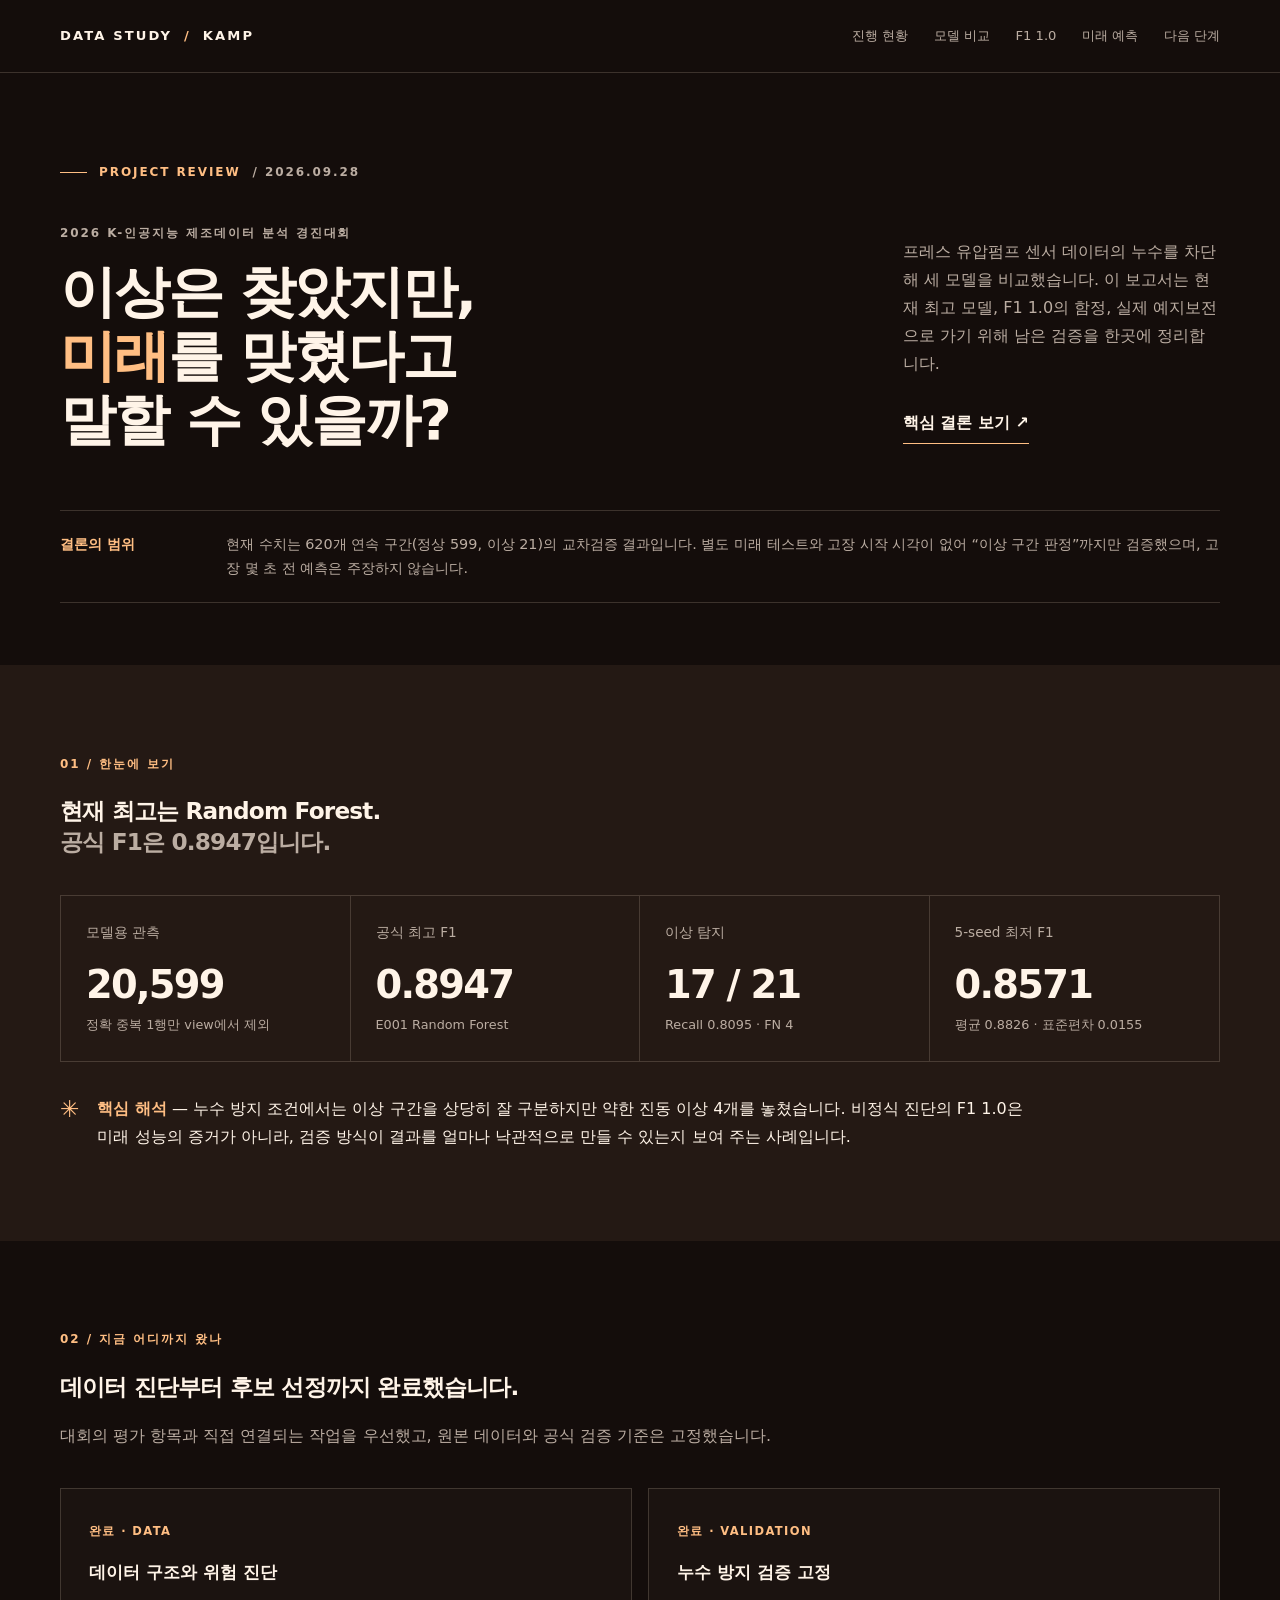
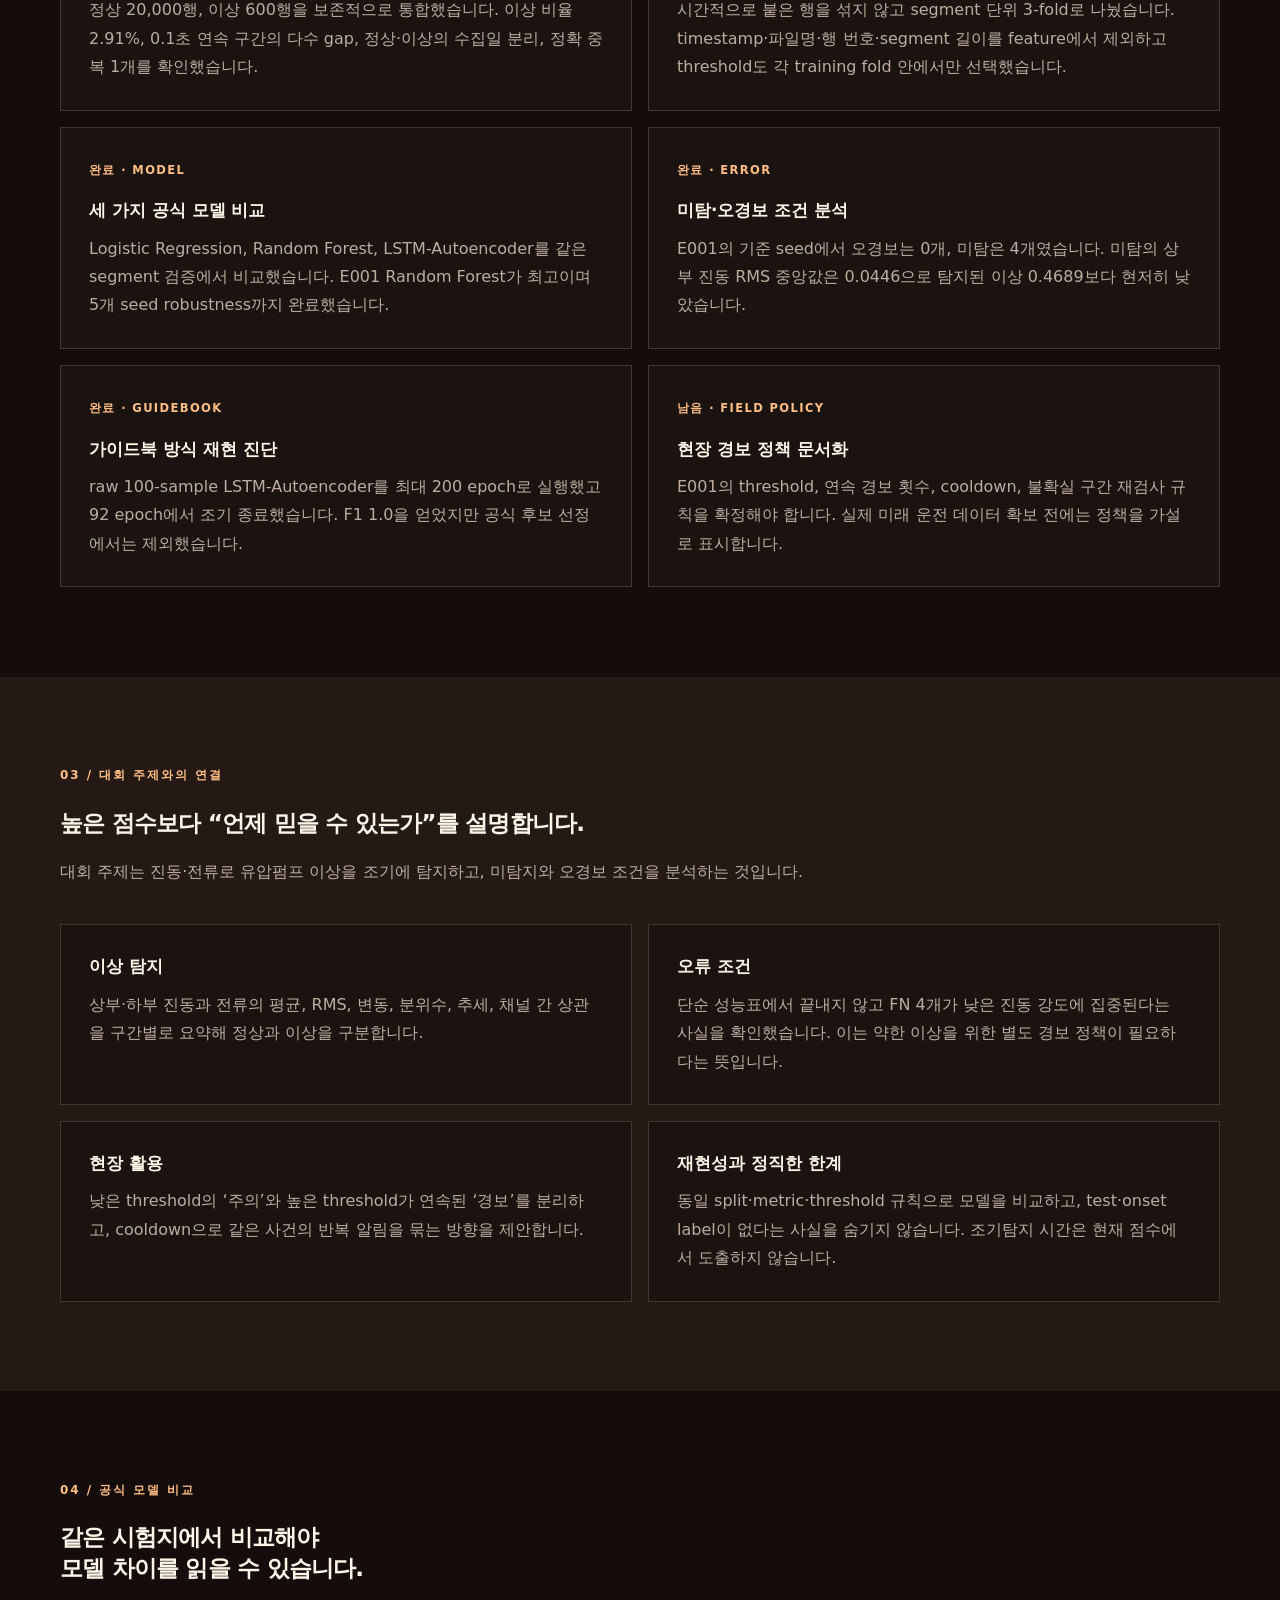
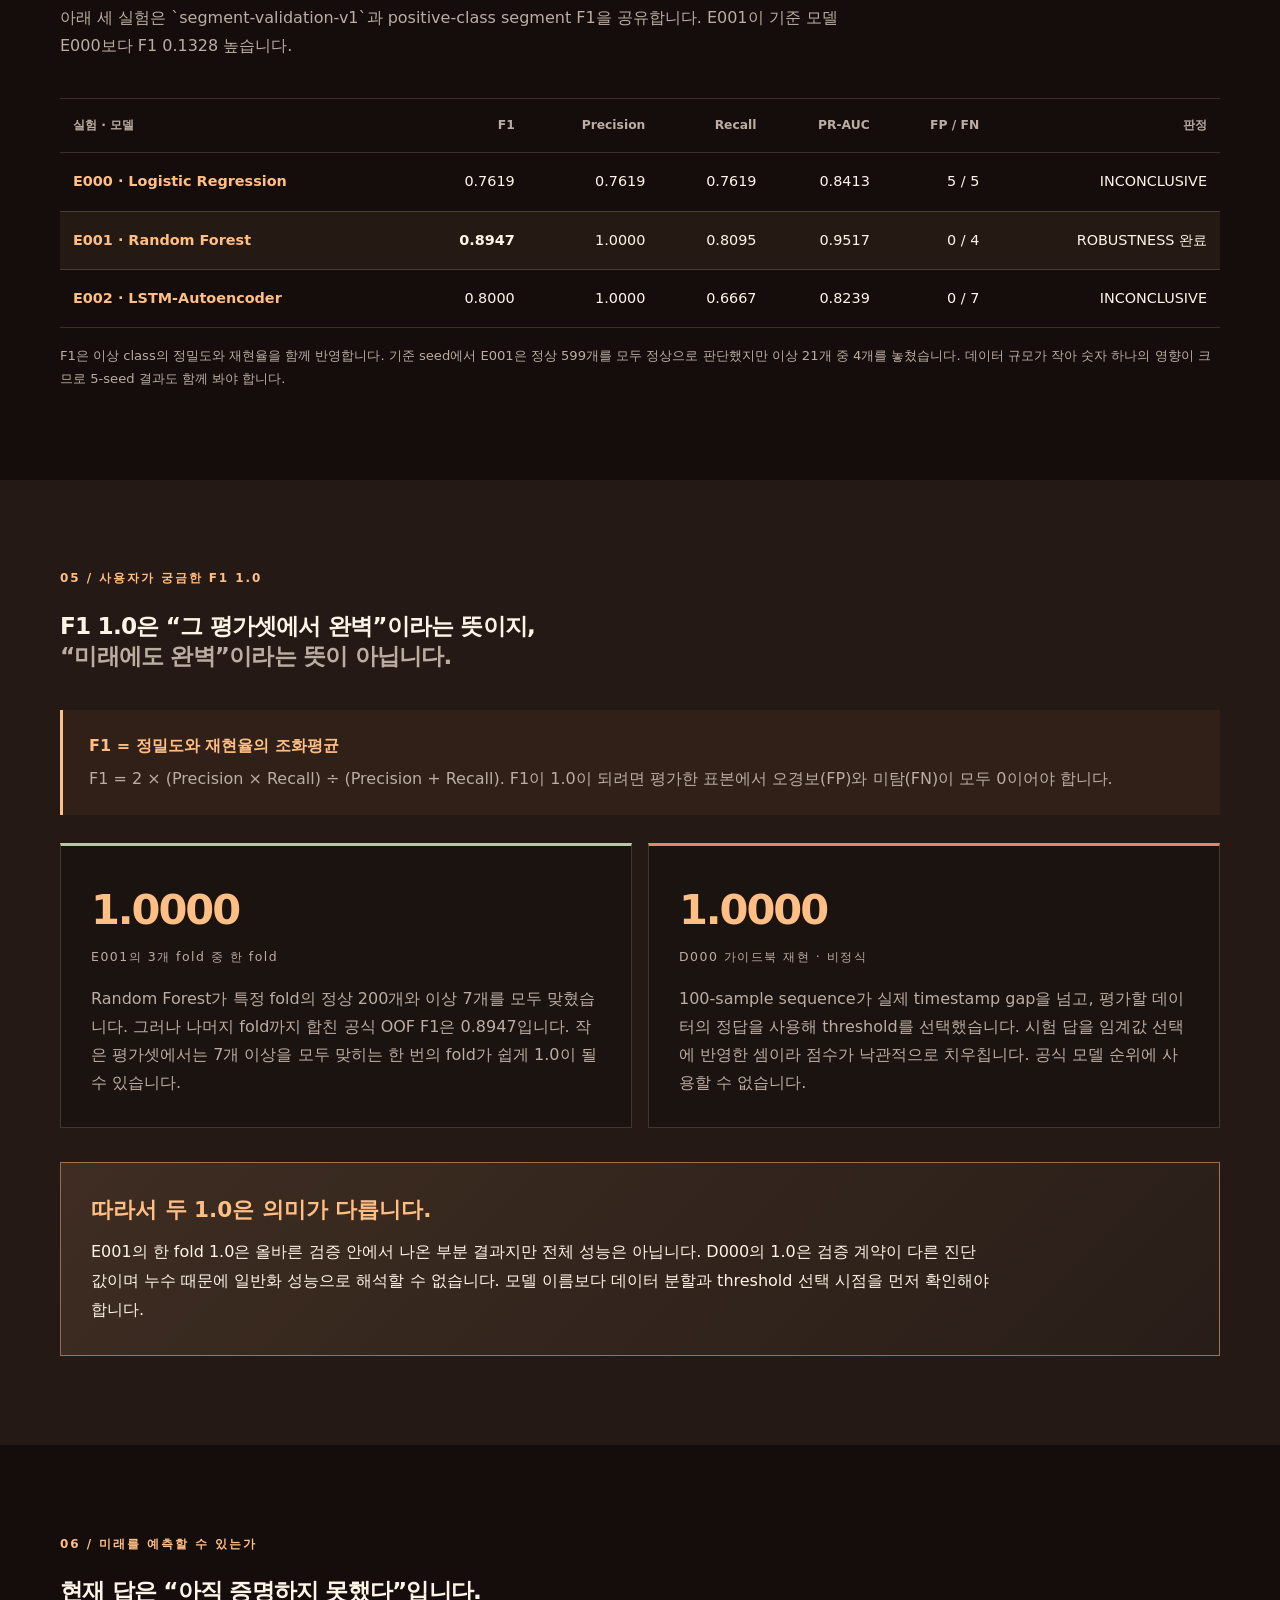
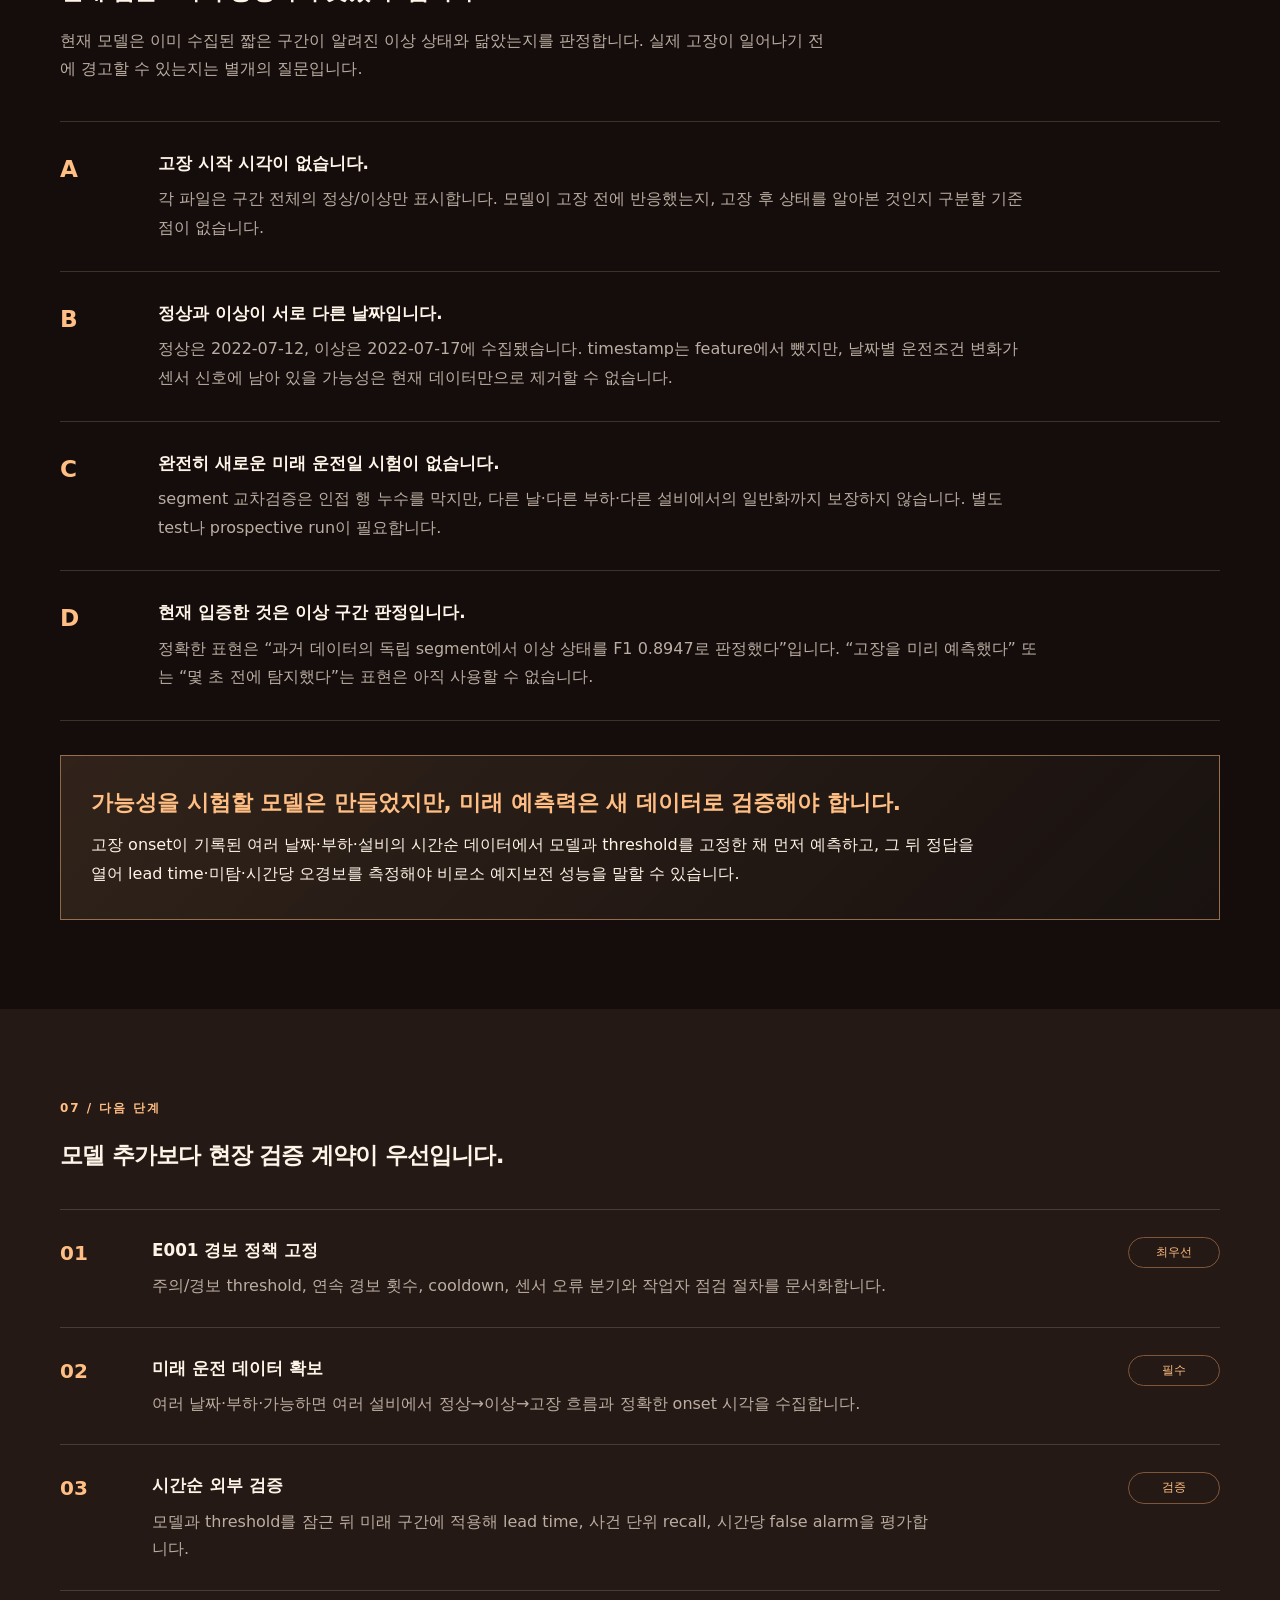
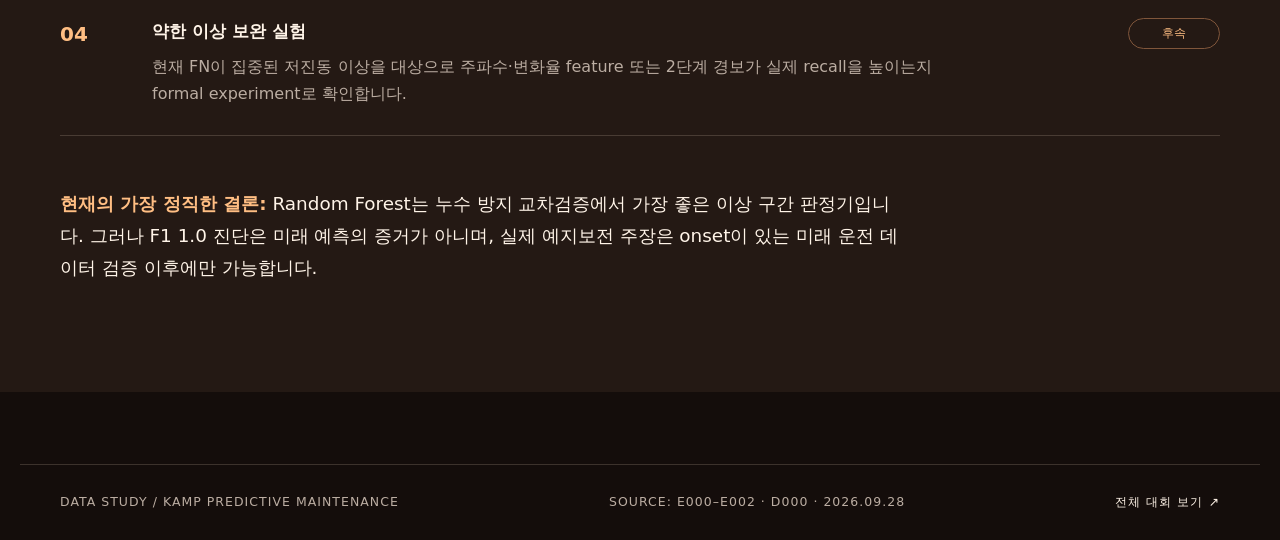
<file: kamp_data_3/docs/index.html>
<!doctype html>
<html lang="ko">
<head>
  <meta charset="utf-8">
  <meta name="viewport" content="width=device-width, initial-scale=1">
  <meta name="description" content="KAMP 소성가공 예지보전 프로젝트의 진행 현황, 모델 성능, F1 1.0의 의미와 미래 예측 가능성을 정리한 보고서">
  <title>KAMP 프레스 유압펌프 예지보전 · 프로젝트 현황</title>
  <link rel="stylesheet" href="styles.css">
  <link rel="stylesheet" href="report.css">
</head>
<body>
  <a class="skip-link" href="#main">본문 바로가기</a>
  <header class="masthead"><div class="container masthead-inner">
    <a class="wordmark" href="../">DATA STUDY <span>/</span> KAMP</a>
    <nav aria-label="보고서 목차"><a href="#status">진행 현황</a><a href="#models">모델 비교</a><a href="#perfect">F1 1.0</a><a href="#future">미래 예측</a><a href="#next">다음 단계</a></nav>
  </div></header>

  <main id="main">
    <section class="intro container" aria-labelledby="title">
      <div class="eyebrow"><span class="eyebrow-mark"></span> PROJECT REVIEW <span class="muted">/ 2026.09.28</span></div>
      <div class="intro-grid">
        <div><p class="kicker">2026 K-인공지능 제조데이터 분석 경진대회</p><h1 id="title">이상은 찾았지만,<br><em>미래</em>를 맞혔다고<br>말할 수 있을까?</h1></div>
        <div class="intro-aside"><p>프레스 유압펌프 센서 데이터의 누수를 차단해 세 모델을 비교했습니다. 이 보고서는 현재 최고 모델, F1 1.0의 함정, 실제 예지보전으로 가기 위해 남은 검증을 한곳에 정리합니다.</p><a class="text-link" href="#summary">핵심 결론 보기 ↗</a></div>
      </div>
      <div class="scope-note"><strong>결론의 범위</strong><span>현재 수치는 620개 연속 구간(정상 599, 이상 21)의 교차검증 결과입니다. 별도 미래 테스트와 고장 시작 시각이 없어 “이상 구간 판정”까지만 검증했으며, 고장 몇 초 전 예측은 주장하지 않습니다.</span></div>
    </section>

    <section id="summary" class="section alt" aria-labelledby="summary-title"><div class="container">
      <div class="section-heading"><span class="section-no">01 / 한눈에 보기</span><h2 id="summary-title">현재 최고는 Random Forest.<br><span class="soft">공식 F1은 0.8947입니다.</span></h2></div>
      <div class="metric-grid">
        <div class="metric"><span>모델용 관측</span><strong>20,599</strong><small>정확 중복 1행만 view에서 제외</small></div>
        <div class="metric"><span>공식 최고 F1</span><strong>0.8947</strong><small>E001 Random Forest</small></div>
        <div class="metric"><span>이상 탐지</span><strong>17 / 21</strong><small>Recall 0.8095 · FN 4</small></div>
        <div class="metric"><span>5-seed 최저 F1</span><strong>0.8571</strong><small>평균 0.8826 · 표준편차 0.0155</small></div>
      </div>
      <p class="takeaway"><span class="asterisk" aria-hidden="true">✳</span><span><strong>핵심 해석</strong> — 누수 방지 조건에서는 이상 구간을 상당히 잘 구분하지만 약한 진동 이상 4개를 놓쳤습니다. 비정식 진단의 F1 1.0은 미래 성능의 증거가 아니라, 검증 방식이 결과를 얼마나 낙관적으로 만들 수 있는지 보여 주는 사례입니다.</span></p>
    </div></section>

    <section id="status" class="section container" aria-labelledby="status-title">
      <div class="section-heading"><span class="section-no">02 / 지금 어디까지 왔나</span><h2 id="status-title">데이터 진단부터 후보 선정까지 완료했습니다.</h2><p>대회의 평가 항목과 직접 연결되는 작업을 우선했고, 원본 데이터와 공식 검증 기준은 고정했습니다.</p></div>
      <div class="progress-list">
        <article class="progress-card"><span class="state">완료 · DATA</span><h3>데이터 구조와 위험 진단</h3><p>정상 20,000행, 이상 600행을 보존적으로 통합했습니다. 이상 비율 2.91%, 0.1초 연속 구간의 다수 gap, 정상·이상의 수집일 분리, 정확 중복 1개를 확인했습니다.</p></article>
        <article class="progress-card"><span class="state">완료 · VALIDATION</span><h3>누수 방지 검증 고정</h3><p>시간적으로 붙은 행을 섞지 않고 segment 단위 3-fold로 나눴습니다. timestamp·파일명·행 번호·segment 길이를 feature에서 제외하고 threshold도 각 training fold 안에서만 선택했습니다.</p></article>
        <article class="progress-card"><span class="state">완료 · MODEL</span><h3>세 가지 공식 모델 비교</h3><p>Logistic Regression, Random Forest, LSTM-Autoencoder를 같은 segment 검증에서 비교했습니다. E001 Random Forest가 최고이며 5개 seed robustness까지 완료했습니다.</p></article>
        <article class="progress-card"><span class="state">완료 · ERROR</span><h3>미탐·오경보 조건 분석</h3><p>E001의 기준 seed에서 오경보는 0개, 미탐은 4개였습니다. 미탐의 상부 진동 RMS 중앙값은 0.0446으로 탐지된 이상 0.4689보다 현저히 낮았습니다.</p></article>
        <article class="progress-card"><span class="state">완료 · GUIDEBOOK</span><h3>가이드북 방식 재현 진단</h3><p>raw 100-sample LSTM-Autoencoder를 최대 200 epoch로 실행했고 92 epoch에서 조기 종료했습니다. F1 1.0을 얻었지만 공식 후보 선정에서는 제외했습니다.</p></article>
        <article class="progress-card"><span class="state">남음 · FIELD POLICY</span><h3>현장 경보 정책 문서화</h3><p>E001의 threshold, 연속 경보 횟수, cooldown, 불확실 구간 재검사 규칙을 확정해야 합니다. 실제 미래 운전 데이터 확보 전에는 정책을 가설로 표시합니다.</p></article>
      </div>
    </section>

    <section class="section alt" aria-labelledby="competition-title"><div class="container">
      <div class="section-heading"><span class="section-no">03 / 대회 주제와의 연결</span><h2 id="competition-title">높은 점수보다 “언제 믿을 수 있는가”를 설명합니다.</h2><p>대회 주제는 진동·전류로 유압펌프 이상을 조기에 탐지하고, 미탐지와 오경보 조건을 분석하는 것입니다.</p></div>
      <div class="explain-grid">
        <article class="explain-card"><h3>이상 탐지</h3><p>상부·하부 진동과 전류의 평균, RMS, 변동, 분위수, 추세, 채널 간 상관을 구간별로 요약해 정상과 이상을 구분합니다.</p></article>
        <article class="explain-card"><h3>오류 조건</h3><p>단순 성능표에서 끝내지 않고 FN 4개가 낮은 진동 강도에 집중된다는 사실을 확인했습니다. 이는 약한 이상을 위한 별도 경보 정책이 필요하다는 뜻입니다.</p></article>
        <article class="explain-card"><h3>현장 활용</h3><p>낮은 threshold의 ‘주의’와 높은 threshold가 연속된 ‘경보’를 분리하고, cooldown으로 같은 사건의 반복 알림을 묶는 방향을 제안합니다.</p></article>
        <article class="explain-card"><h3>재현성과 정직한 한계</h3><p>동일 split·metric·threshold 규칙으로 모델을 비교하고, test·onset label이 없다는 사실을 숨기지 않습니다. 조기탐지 시간은 현재 점수에서 도출하지 않습니다.</p></article>
      </div>
    </div></section>

    <section id="models" class="section container" aria-labelledby="models-title">
      <div class="section-heading"><span class="section-no">04 / 공식 모델 비교</span><h2 id="models-title">같은 시험지에서 비교해야<br>모델 차이를 읽을 수 있습니다.</h2><p>아래 세 실험은 `segment-validation-v1`과 positive-class segment F1을 공유합니다. E001이 기준 모델 E000보다 F1 0.1328 높습니다.</p></div>
      <div class="table-wrap"><table>
        <caption>공식 실험의 segment 단위 성능 비교</caption>
        <thead><tr><th scope="col">실험 · 모델</th><th scope="col">F1</th><th scope="col">Precision</th><th scope="col">Recall</th><th scope="col">PR-AUC</th><th scope="col">FP / FN</th><th scope="col">판정</th></tr></thead>
        <tbody>
          <tr><th scope="row">E000 · Logistic Regression</th><td>0.7619</td><td>0.7619</td><td>0.7619</td><td>0.8413</td><td>5 / 5</td><td>INCONCLUSIVE</td></tr>
          <tr class="best-row"><th scope="row">E001 · Random Forest</th><td><strong>0.8947</strong></td><td>1.0000</td><td>0.8095</td><td>0.9517</td><td>0 / 4</td><td>ROBUSTNESS 완료</td></tr>
          <tr><th scope="row">E002 · LSTM-Autoencoder</th><td>0.8000</td><td>1.0000</td><td>0.6667</td><td>0.8239</td><td>0 / 7</td><td>INCONCLUSIVE</td></tr>
        </tbody>
      </table></div>
      <p class="under-table">F1은 이상 class의 정밀도와 재현율을 함께 반영합니다. 기준 seed에서 E001은 정상 599개를 모두 정상으로 판단했지만 이상 21개 중 4개를 놓쳤습니다. 데이터 규모가 작아 숫자 하나의 영향이 크므로 5-seed 결과도 함께 봐야 합니다.</p>
    </section>

    <section id="perfect" class="section alt" aria-labelledby="perfect-title"><div class="container">
      <div class="section-heading"><span class="section-no">05 / 사용자가 궁금한 F1 1.0</span><h2 id="perfect-title">F1 1.0은 “그 평가셋에서 완벽”이라는 뜻이지,<br><span class="soft">“미래에도 완벽”이라는 뜻이 아닙니다.</span></h2></div>
      <div class="formula"><strong>F1 = 정밀도와 재현율의 조화평균</strong><p>F1 = 2 × (Precision × Recall) ÷ (Precision + Recall). F1이 1.0이 되려면 평가한 표본에서 오경보(FP)와 미탐(FN)이 모두 0이어야 합니다.</p></div>
      <div class="score-compare">
        <article class="score-card valid"><span class="score">1.0000</span><span class="label">E001의 3개 fold 중 한 fold</span><p>Random Forest가 특정 fold의 정상 200개와 이상 7개를 모두 맞혔습니다. 그러나 나머지 fold까지 합친 공식 OOF F1은 0.8947입니다. 작은 평가셋에서는 7개 이상을 모두 맞히는 한 번의 fold가 쉽게 1.0이 될 수 있습니다.</p></article>
        <article class="score-card invalid"><span class="score">1.0000</span><span class="label">D000 가이드북 재현 · 비정식</span><p>100-sample sequence가 실제 timestamp gap을 넘고, 평가할 데이터의 정답을 사용해 threshold를 선택했습니다. 시험 답을 임계값 선택에 반영한 셈이라 점수가 낙관적으로 치우칩니다. 공식 모델 순위에 사용할 수 없습니다.</p></article>
      </div>
      <div class="answer-box"><span class="answer">따라서 두 1.0은 의미가 다릅니다.</span><p>E001의 한 fold 1.0은 올바른 검증 안에서 나온 부분 결과지만 전체 성능은 아닙니다. D000의 1.0은 검증 계약이 다른 진단값이며 누수 때문에 일반화 성능으로 해석할 수 없습니다. 모델 이름보다 데이터 분할과 threshold 선택 시점을 먼저 확인해야 합니다.</p></div>
    </div></section>

    <section id="future" class="section container" aria-labelledby="future-title">
      <div class="section-heading"><span class="section-no">06 / 미래를 예측할 수 있는가</span><h2 id="future-title">현재 답은 “아직 증명하지 못했다”입니다.</h2><p>현재 모델은 이미 수집된 짧은 구간이 알려진 이상 상태와 닮았는지를 판정합니다. 실제 고장이 일어나기 전에 경고할 수 있는지는 별개의 질문입니다.</p></div>
      <div class="evidence-list">
        <article><span class="evidence-index">A</span><div><h3>고장 시작 시각이 없습니다.</h3><p>각 파일은 구간 전체의 정상/이상만 표시합니다. 모델이 고장 전에 반응했는지, 고장 후 상태를 알아본 것인지 구분할 기준점이 없습니다.</p></div></article>
        <article><span class="evidence-index">B</span><div><h3>정상과 이상이 서로 다른 날짜입니다.</h3><p>정상은 2022-07-12, 이상은 2022-07-17에 수집됐습니다. timestamp는 feature에서 뺐지만, 날짜별 운전조건 변화가 센서 신호에 남아 있을 가능성은 현재 데이터만으로 제거할 수 없습니다.</p></div></article>
        <article><span class="evidence-index">C</span><div><h3>완전히 새로운 미래 운전일 시험이 없습니다.</h3><p>segment 교차검증은 인접 행 누수를 막지만, 다른 날·다른 부하·다른 설비에서의 일반화까지 보장하지 않습니다. 별도 test나 prospective run이 필요합니다.</p></div></article>
        <article><span class="evidence-index">D</span><div><h3>현재 입증한 것은 이상 구간 판정입니다.</h3><p>정확한 표현은 “과거 데이터의 독립 segment에서 이상 상태를 F1 0.8947로 판정했다”입니다. “고장을 미리 예측했다” 또는 “몇 초 전에 탐지했다”는 표현은 아직 사용할 수 없습니다.</p></div></article>
      </div>
      <div class="answer-box"><span class="answer">가능성을 시험할 모델은 만들었지만, 미래 예측력은 새 데이터로 검증해야 합니다.</span><p>고장 onset이 기록된 여러 날짜·부하·설비의 시간순 데이터에서 모델과 threshold를 고정한 채 먼저 예측하고, 그 뒤 정답을 열어 lead time·미탐·시간당 오경보를 측정해야 비로소 예지보전 성능을 말할 수 있습니다.</p></div>
    </section>

    <section id="next" class="section alt" aria-labelledby="next-title"><div class="container">
      <div class="section-heading"><span class="section-no">07 / 다음 단계</span><h2 id="next-title">모델 추가보다 현장 검증 계약이 우선입니다.</h2></div>
      <ol class="roadmap">
        <li><span class="step">01</span><div><h3>E001 경보 정책 고정</h3><p>주의/경보 threshold, 연속 경보 횟수, cooldown, 센서 오류 분기와 작업자 점검 절차를 문서화합니다.</p></div><span class="step-state">최우선</span></li>
        <li><span class="step">02</span><div><h3>미래 운전 데이터 확보</h3><p>여러 날짜·부하·가능하면 여러 설비에서 정상→이상→고장 흐름과 정확한 onset 시각을 수집합니다.</p></div><span class="step-state">필수</span></li>
        <li><span class="step">03</span><div><h3>시간순 외부 검증</h3><p>모델과 threshold를 잠근 뒤 미래 구간에 적용해 lead time, 사건 단위 recall, 시간당 false alarm을 평가합니다.</p></div><span class="step-state">검증</span></li>
        <li><span class="step">04</span><div><h3>약한 이상 보완 실험</h3><p>현재 FN이 집중된 저진동 이상을 대상으로 주파수·변화율 feature 또는 2단계 경보가 실제 recall을 높이는지 formal experiment로 확인합니다.</p></div><span class="step-state">후속</span></li>
      </ol>
      <div class="closing"><p><strong>현재의 가장 정직한 결론:</strong> Random Forest는 누수 방지 교차검증에서 가장 좋은 이상 구간 판정기입니다. 그러나 F1 1.0 진단은 미래 예측의 증거가 아니며, 실제 예지보전 주장은 onset이 있는 미래 운전 데이터 검증 이후에만 가능합니다.</p></div>
    </div></section>
  </main>

  <footer class="site-footer"><div class="container footer-inner"><span>DATA STUDY / KAMP PREDICTIVE MAINTENANCE</span><span>Source: E000–E002 · D000 · 2026.09.28</span><a href="../" aria-label="Data Study 전체 대회로 돌아가기">전체 대회 보기 ↗</a></div></footer>
</body>
</html>
</file>
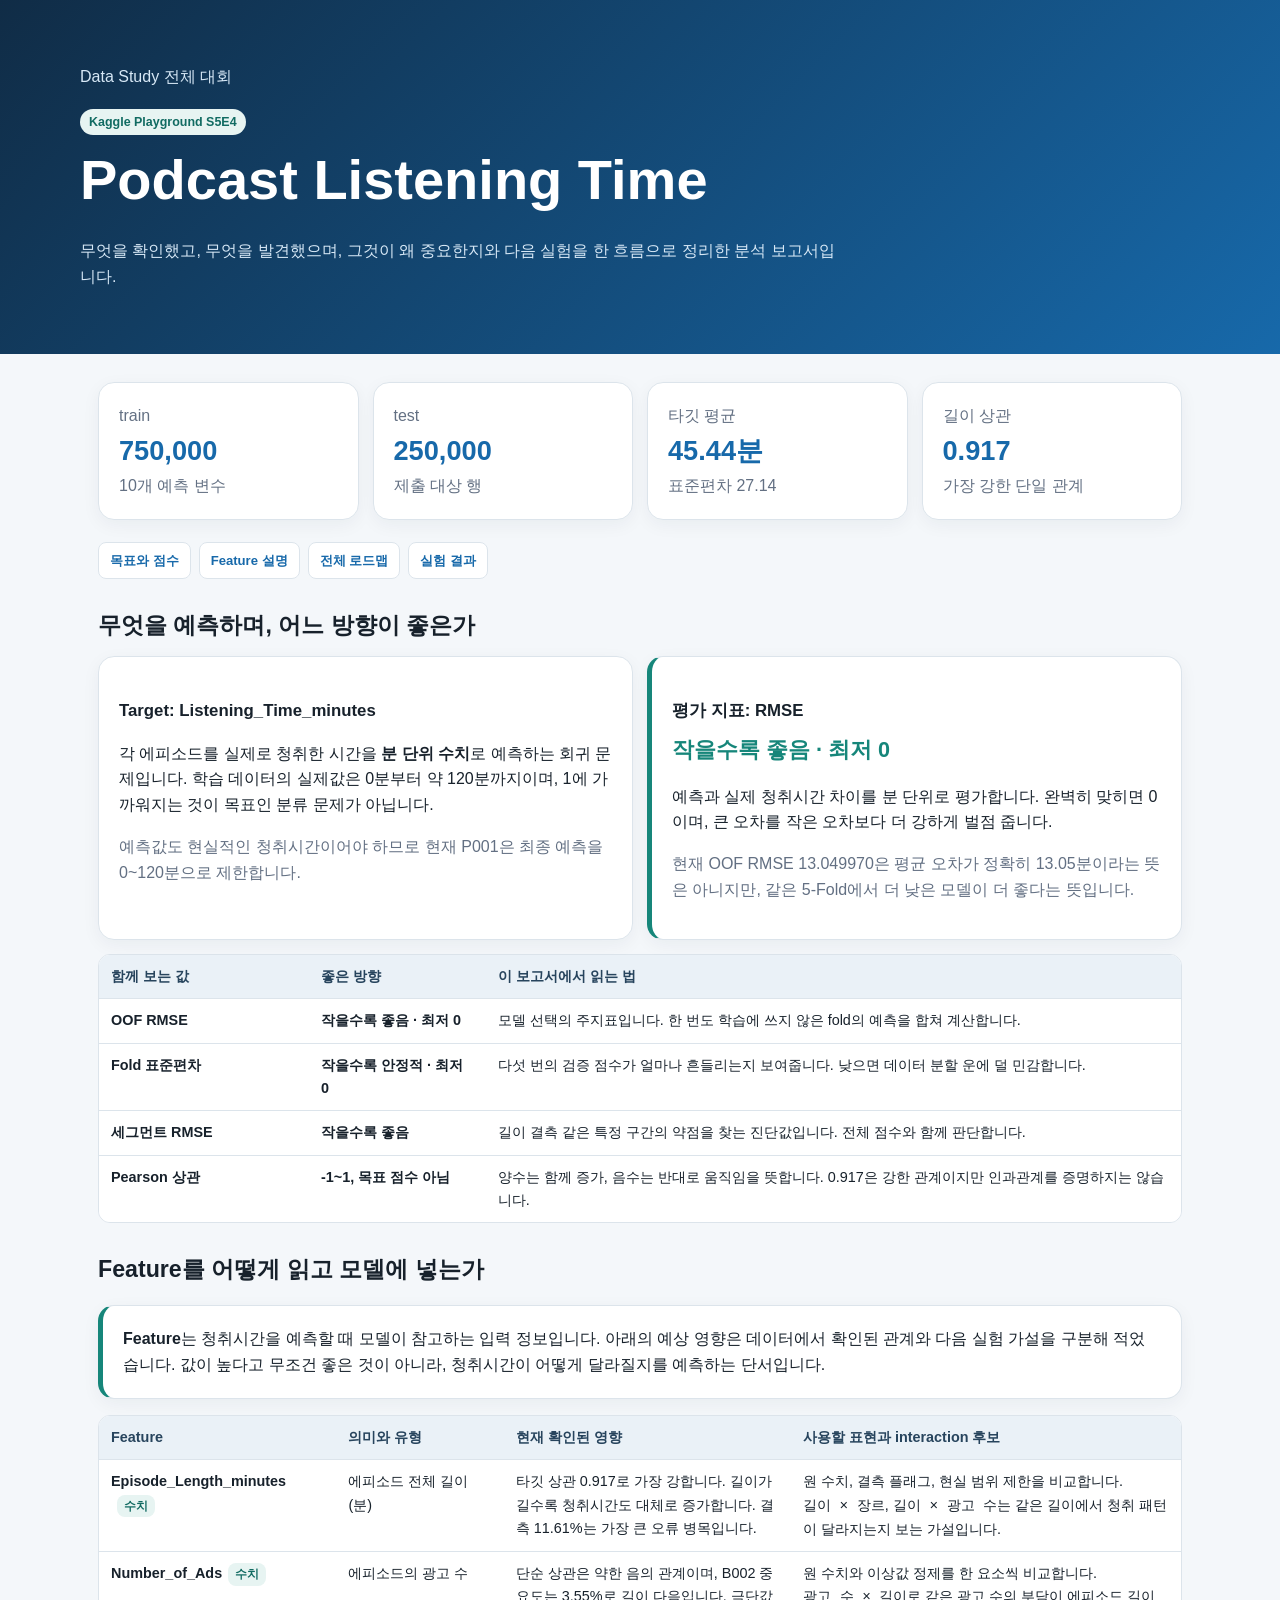
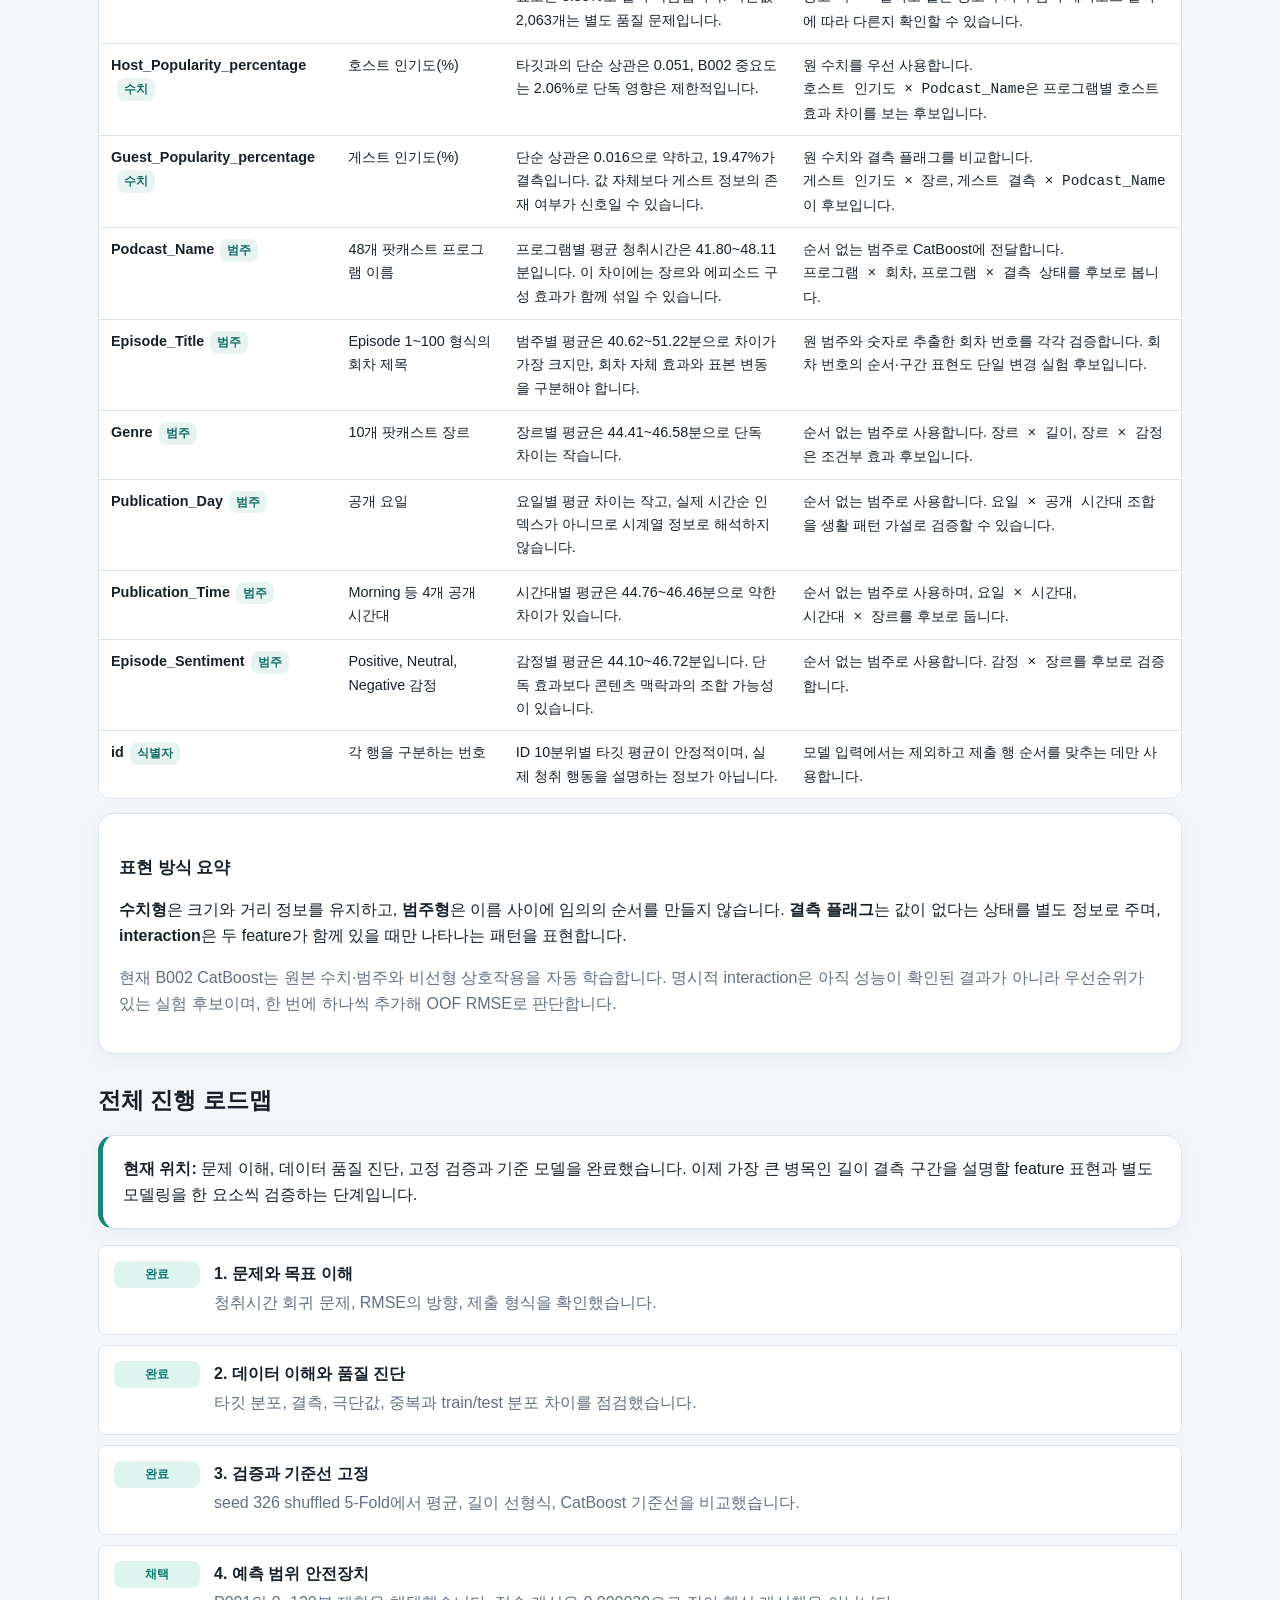
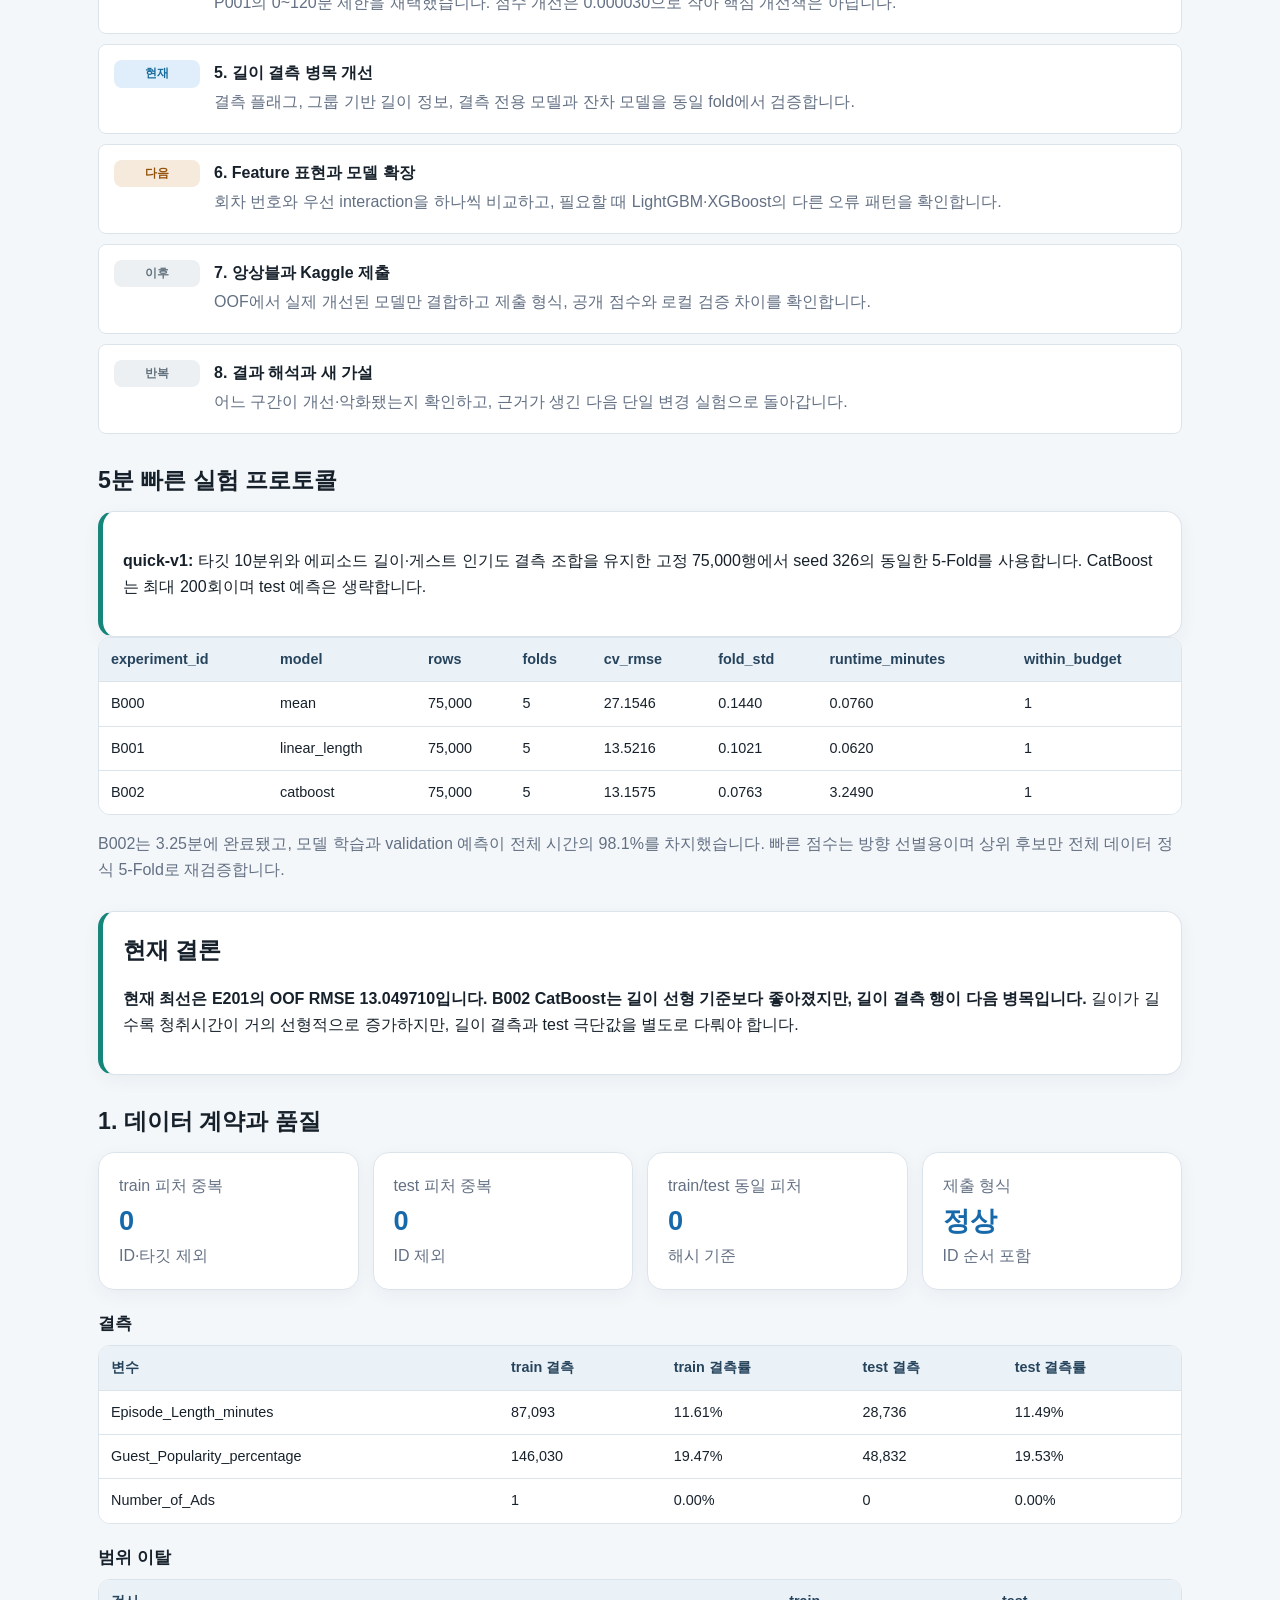
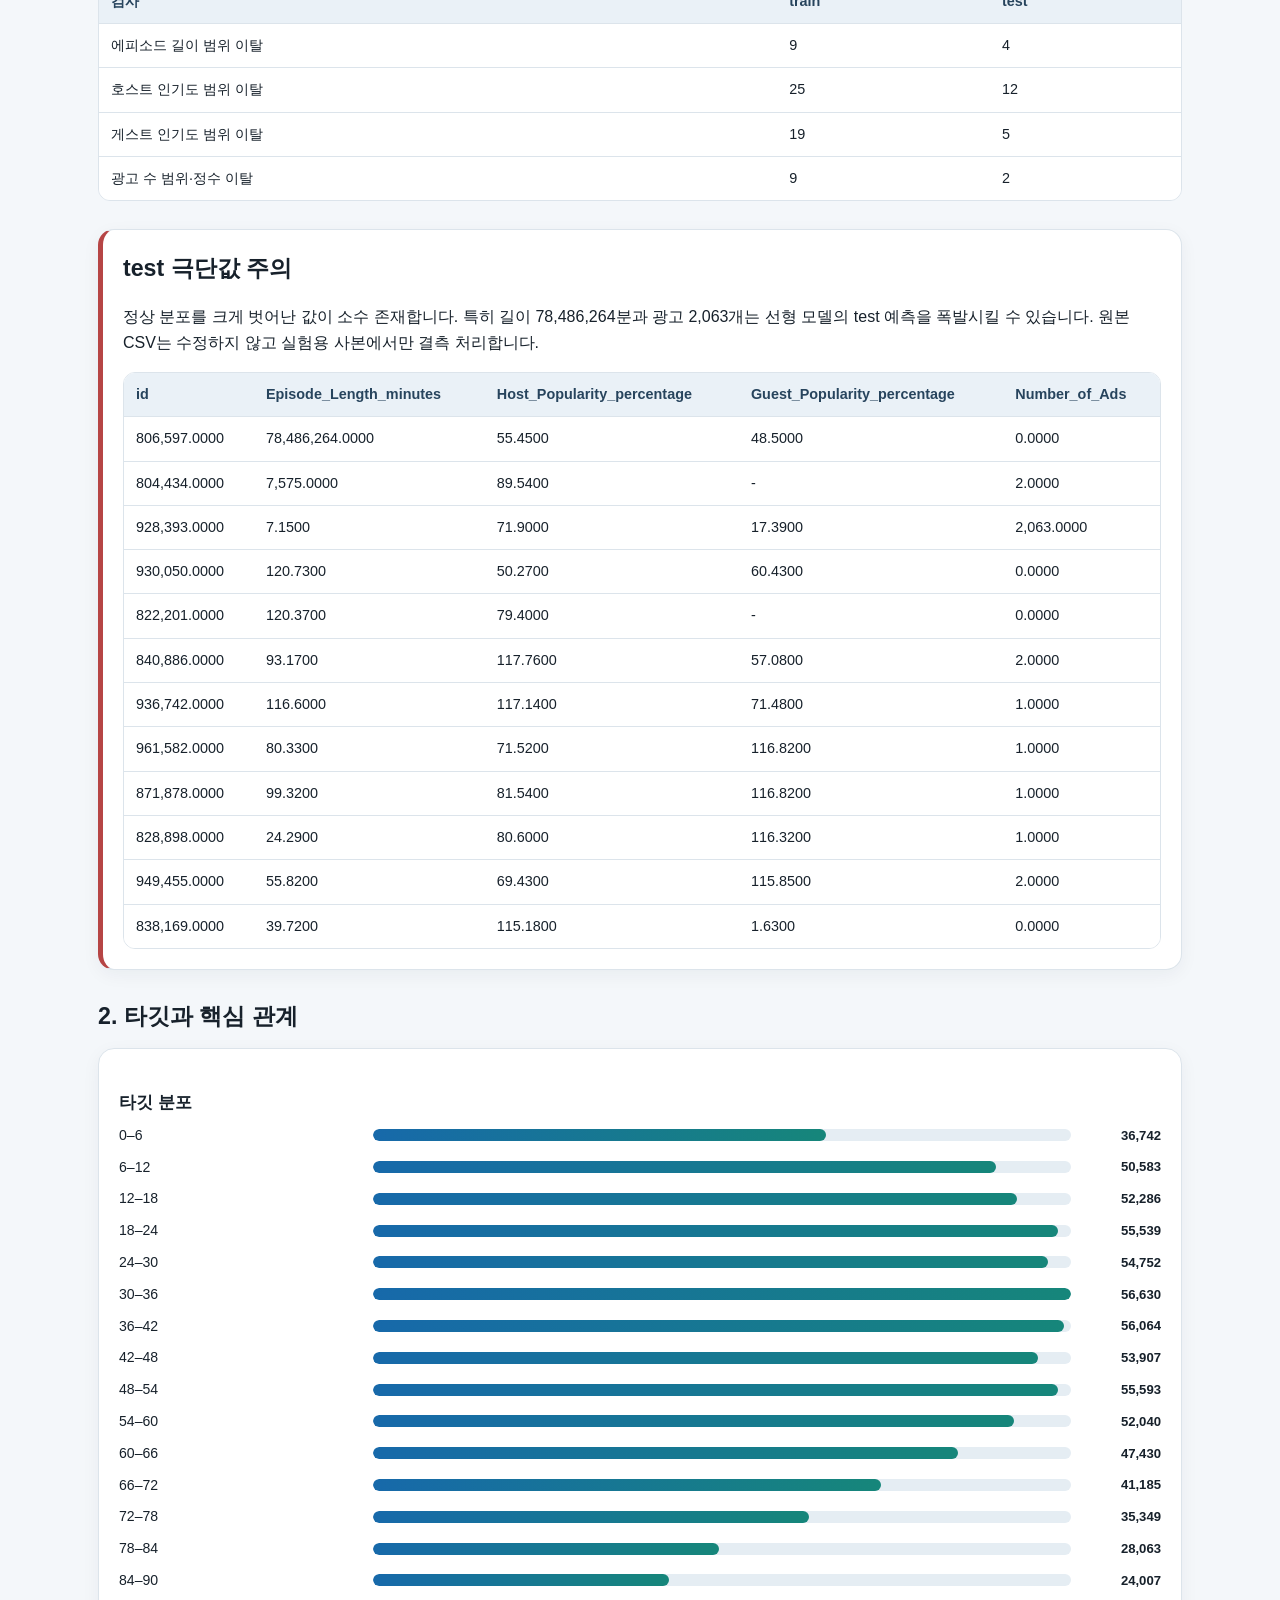
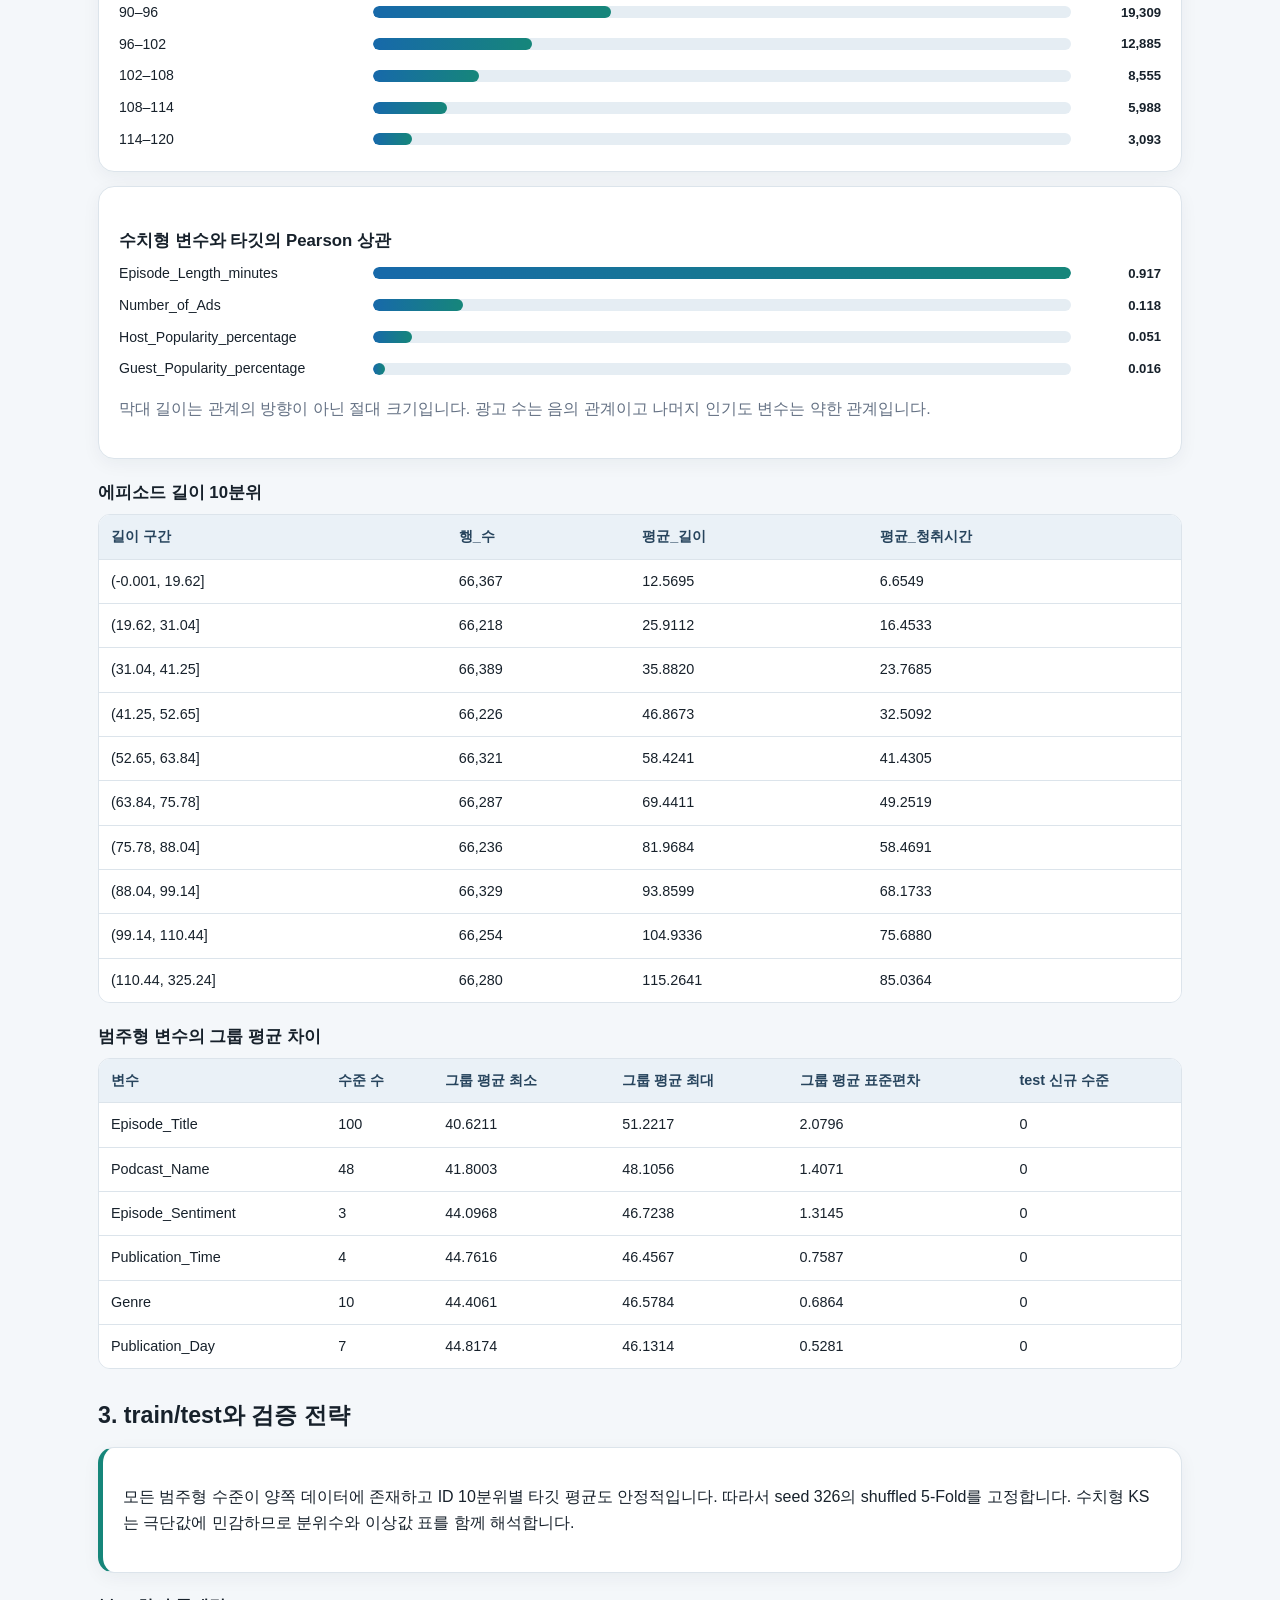
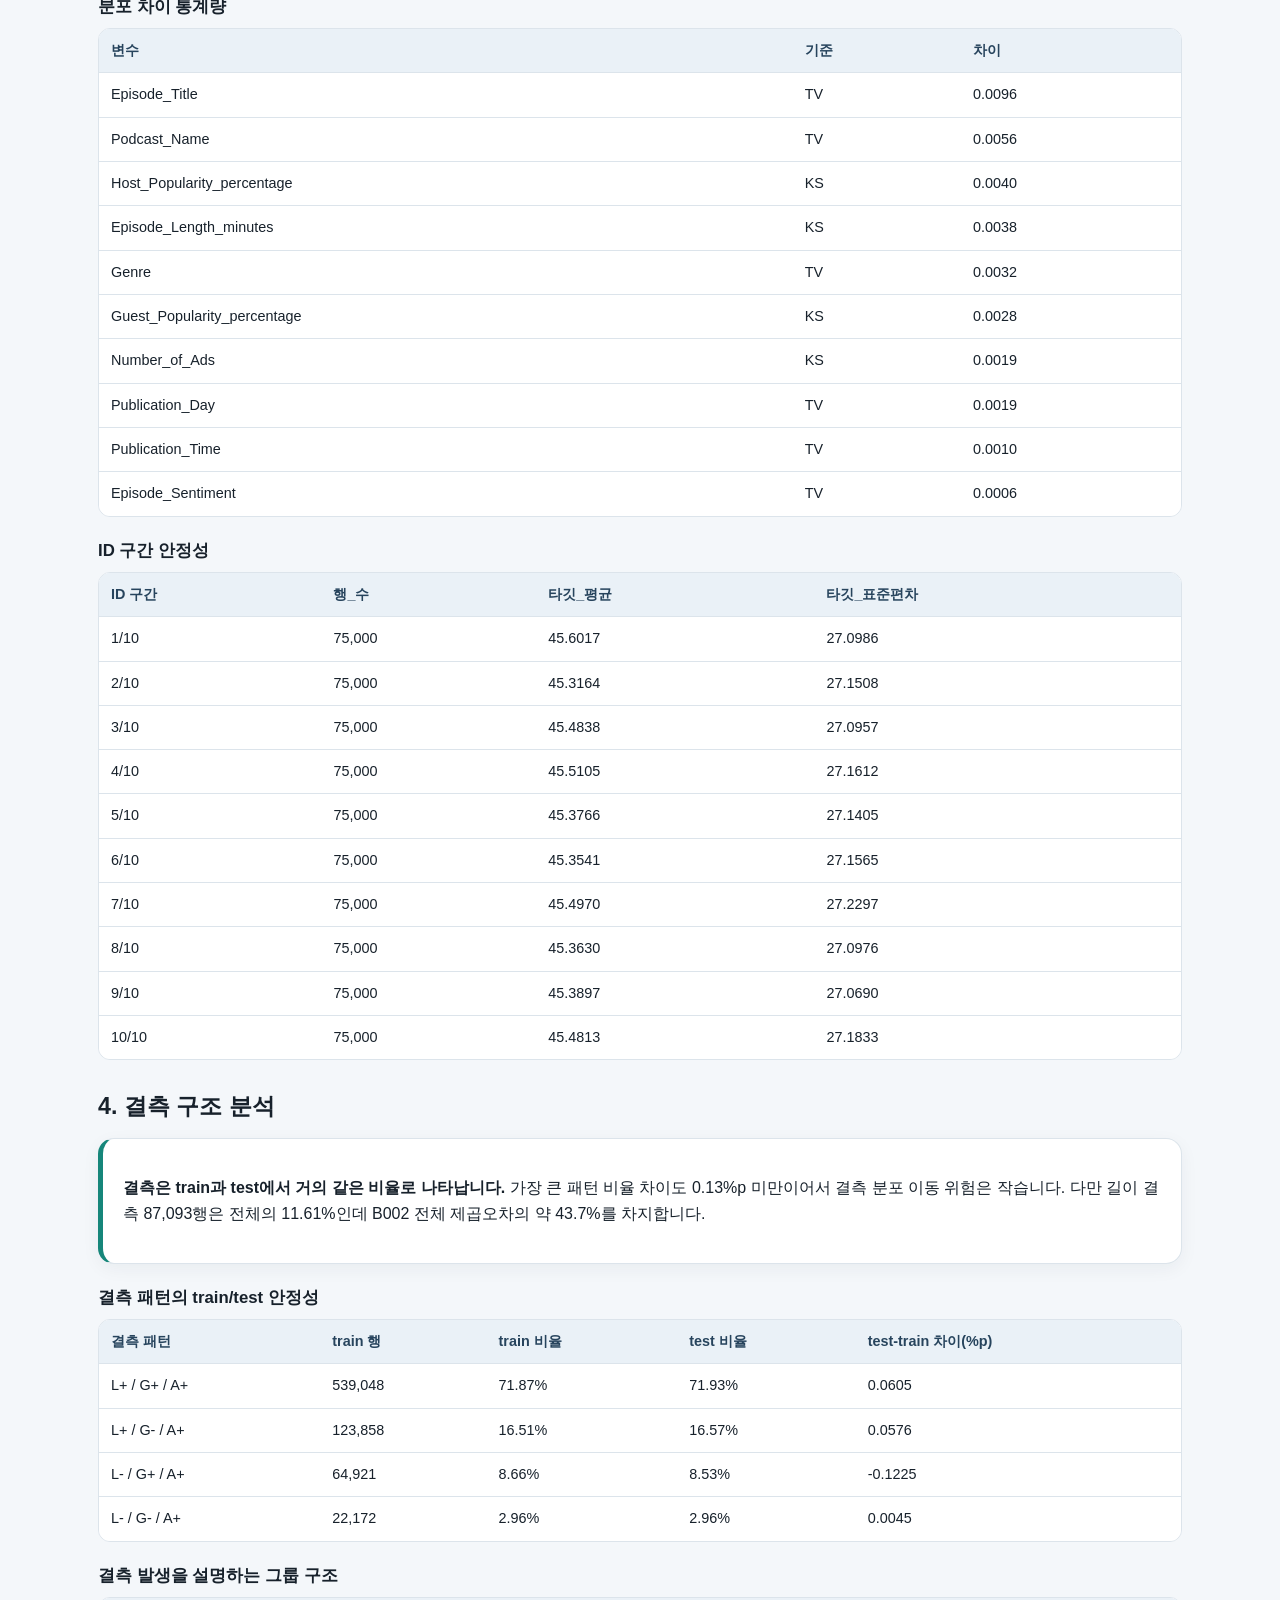
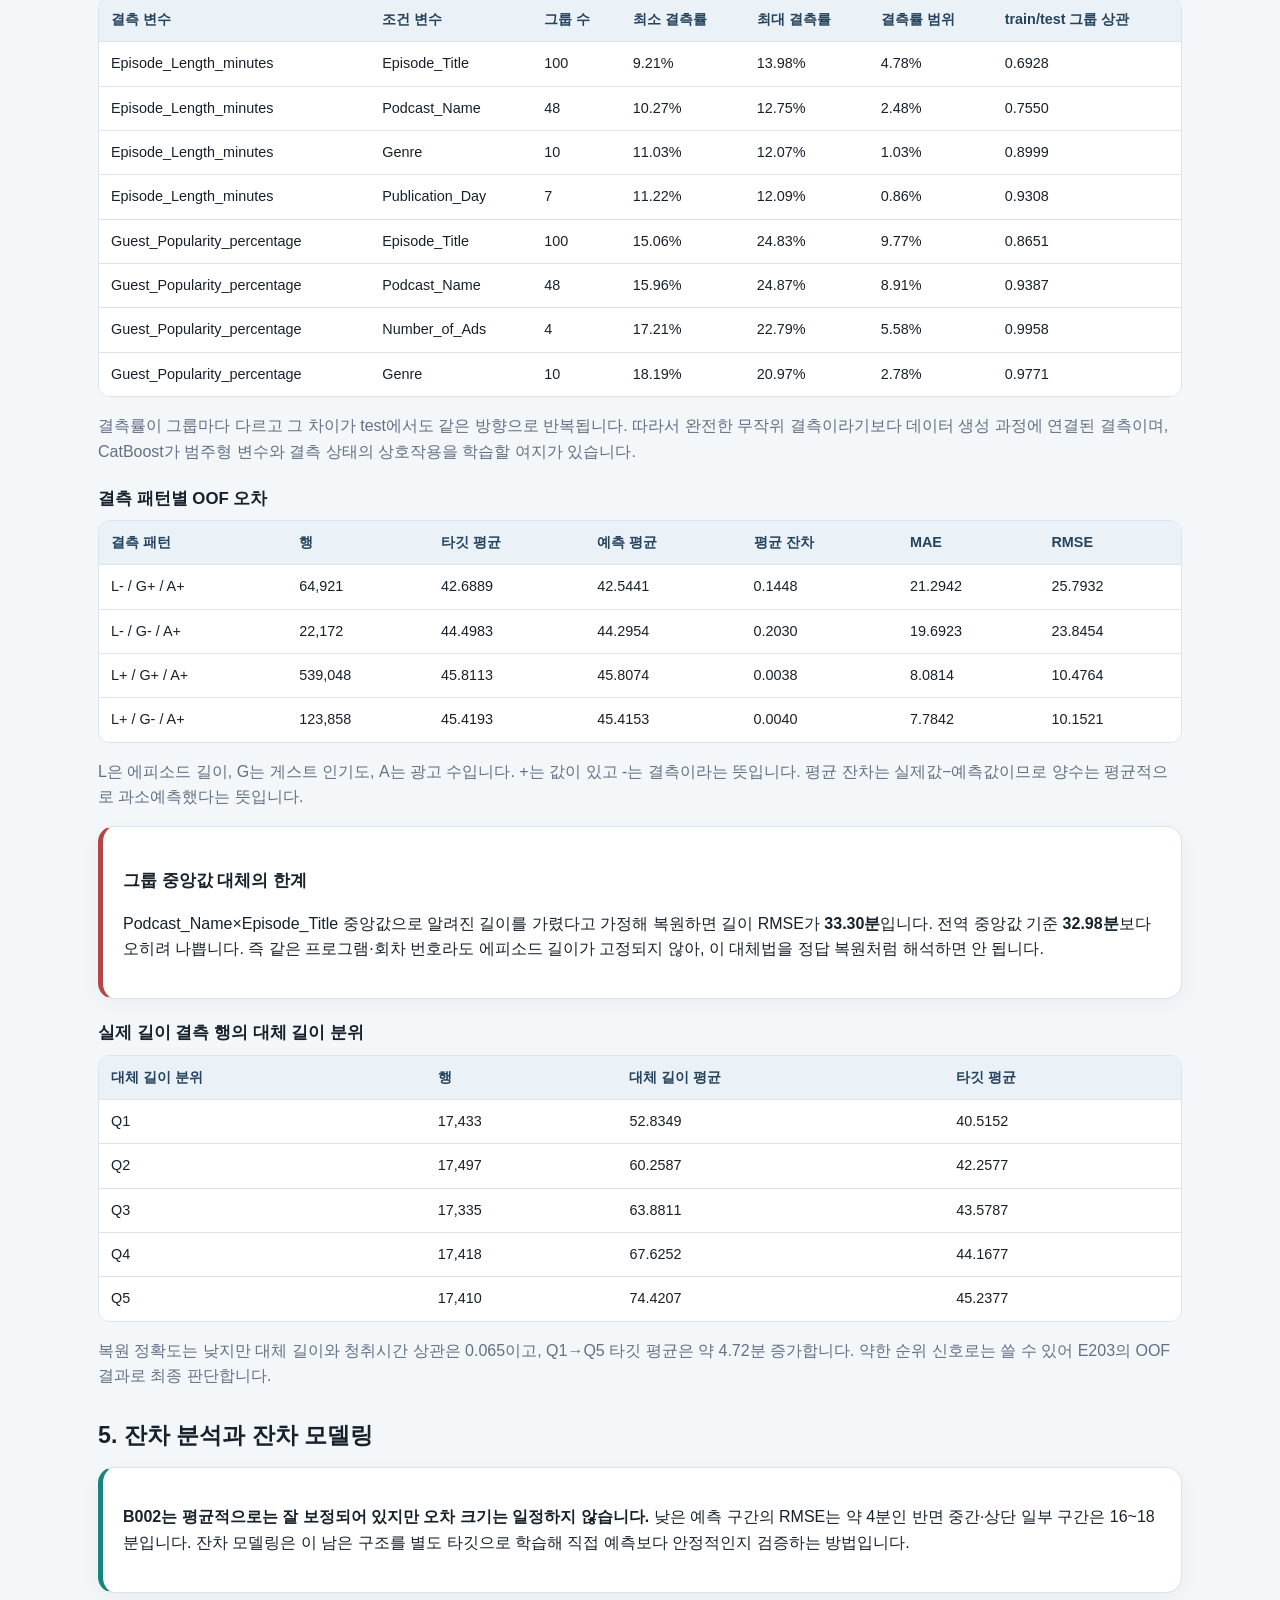
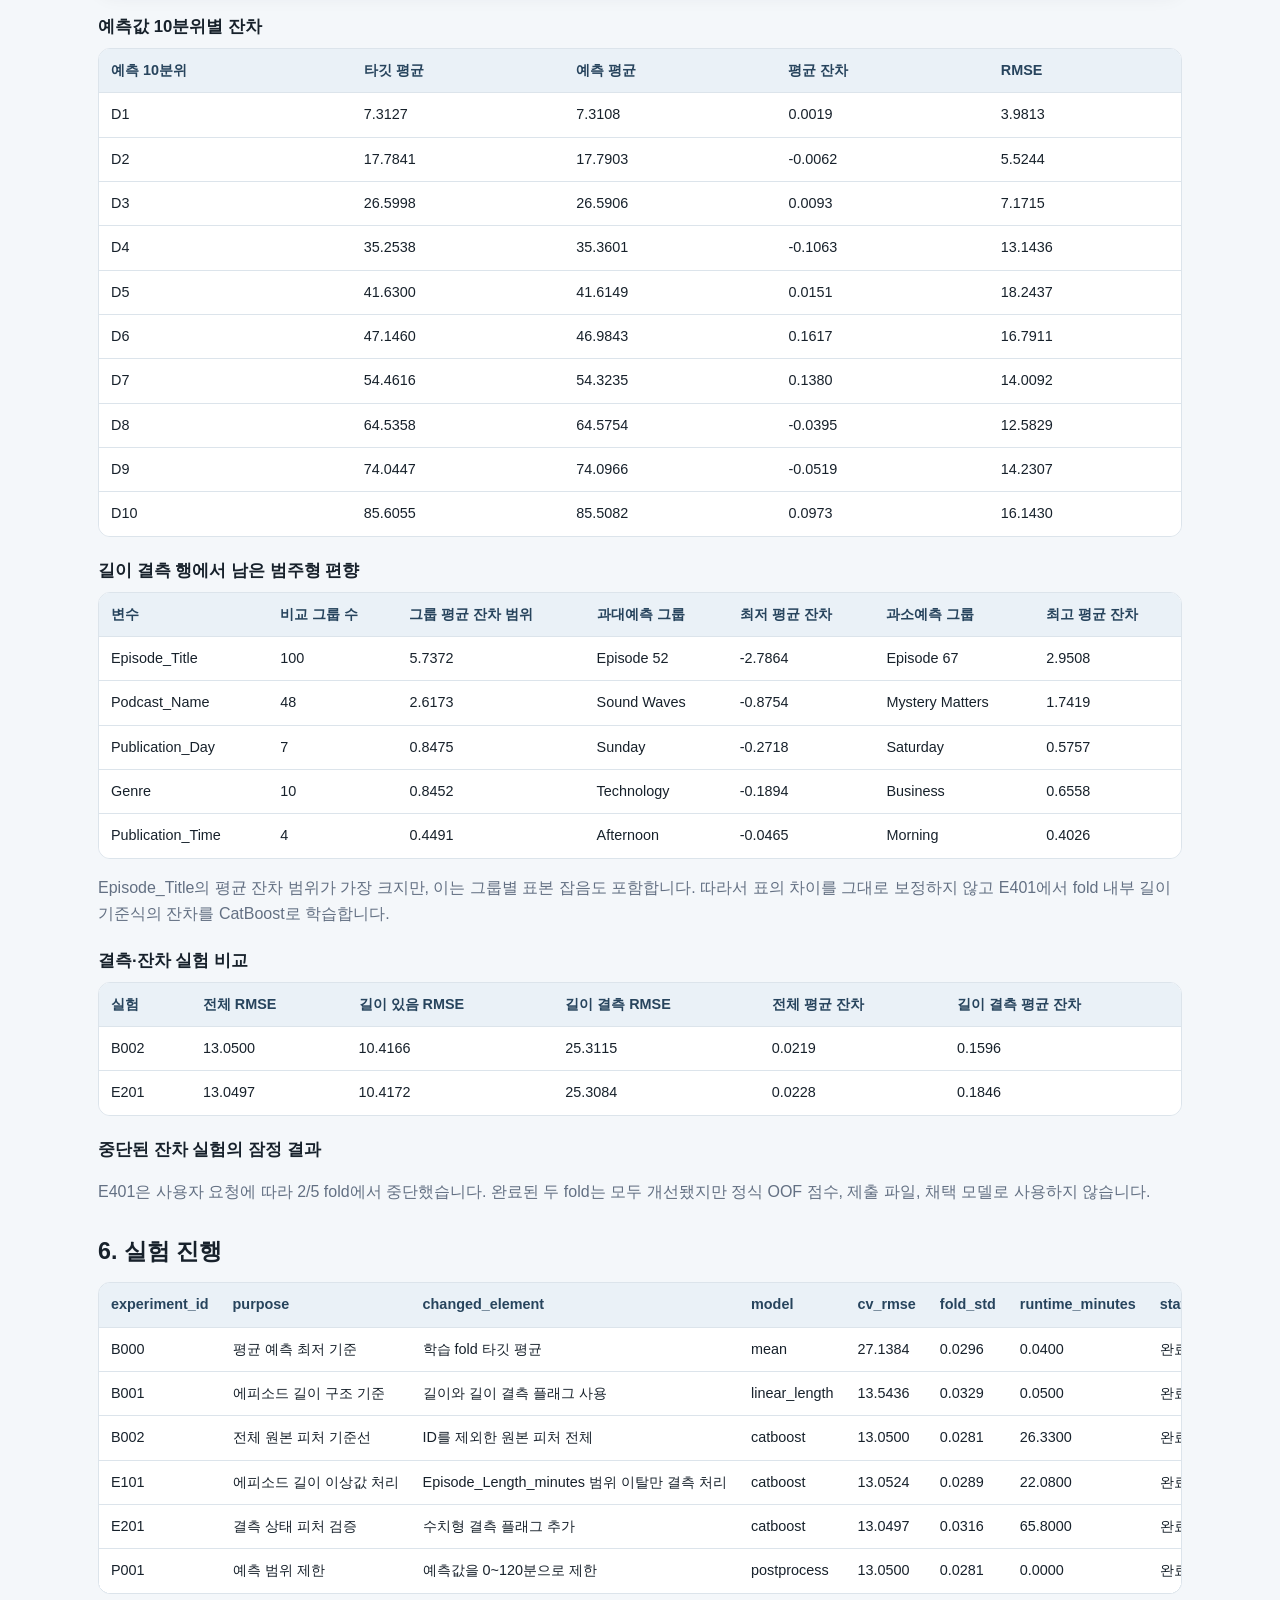
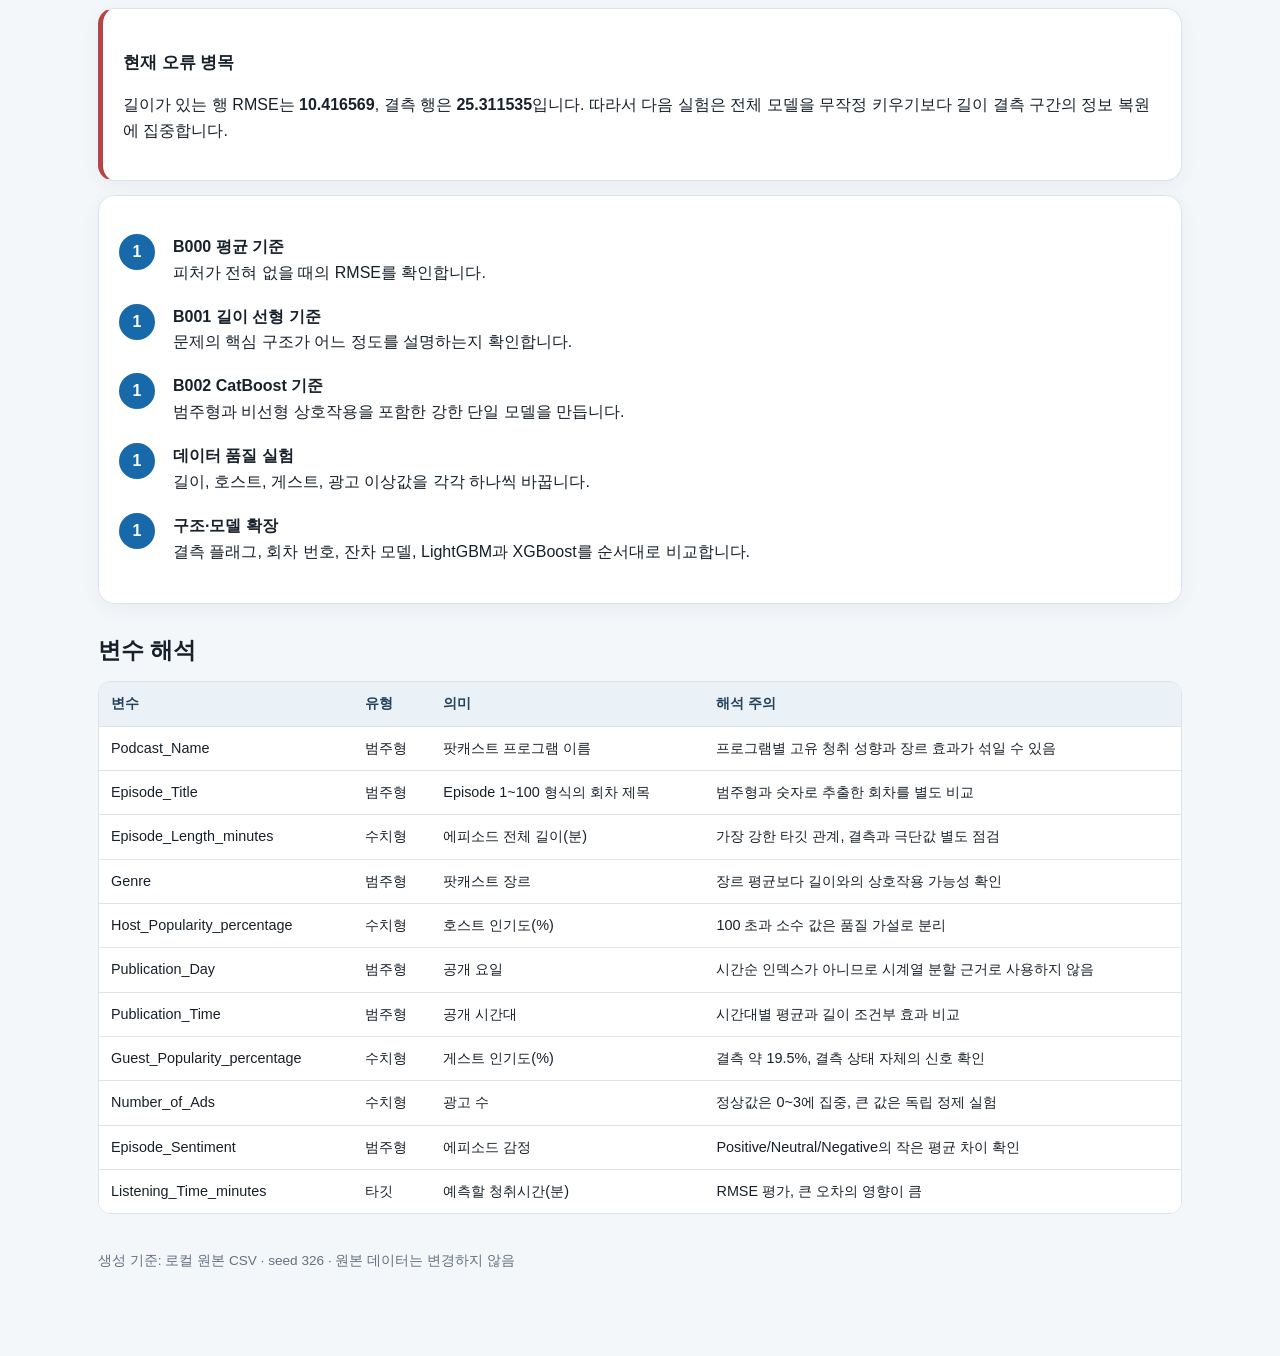
<file: playground-series-s5e4/docs/index.html>
<!doctype html><html lang="ko"><head><meta charset="utf-8"><meta name="viewport" content="width=device-width,initial-scale=1"><title>Podcast Listening Time 분석</title><style>
    :root{--ink:#17212b;--muted:#637083;--paper:#f4f7fa;--card:#fff;--blue:#1769aa;--teal:#16867a;--red:#b64545;--line:#dce4eb}
    *{box-sizing:border-box} body{margin:0;background:var(--paper);color:var(--ink);font-family:Inter,"Noto Sans KR",Arial,sans-serif;line-height:1.62}
    .hero{background:linear-gradient(135deg,#102c46,#1769aa);color:#fff;padding:64px 24px}.wrap{max-width:1120px;margin:auto}.hero h1{font-size:clamp(2rem,5vw,3.5rem);margin:0 0 12px}.hero p{max-width:760px;color:#d7e8f6;margin:0}.back{display:inline-block;margin-bottom:18px;color:#d7e8f6;text-decoration:none}.back:hover{text-decoration:underline}
    main{max-width:1120px;margin:28px auto;padding:0 18px 64px}.grid{display:grid;grid-template-columns:repeat(4,1fr);gap:14px}.two{grid-template-columns:repeat(2,1fr)}.card{background:var(--card);border:1px solid var(--line);border-radius:16px;padding:20px;box-shadow:0 5px 18px rgba(25,45,64,.05)}
    .metric strong{display:block;font-size:1.7rem;color:var(--blue)}.metric span,.muted{color:var(--muted)}section{margin-top:28px}h2{font-size:1.45rem;margin:0 0 12px}h3{font-size:1.05rem;margin:20px 0 8px}.callout{border-left:5px solid var(--teal)}.warning{border-left:5px solid var(--red)}
    .table-wrap{overflow:auto;border:1px solid var(--line);border-radius:12px}table{width:100%;border-collapse:collapse;background:#fff;font-size:.9rem}th,td{padding:10px 12px;border-bottom:1px solid var(--line);text-align:left;white-space:nowrap}th{background:#eaf1f7;color:#27445d;position:sticky;top:0}tr:last-child td{border-bottom:0}
    .bars{display:grid;gap:9px}.bar-row{display:grid;grid-template-columns:minmax(140px,1.4fr) 4fr 80px;align-items:center;gap:10px}.bar-label{font-size:.88rem}.bar-track{height:12px;background:#e5edf3;border-radius:99px;overflow:hidden}.bar-track i{display:block;height:100%;background:linear-gradient(90deg,var(--blue),var(--teal));border-radius:99px}.bar-row strong{text-align:right;font-size:.82rem}
    .steps{counter-reset:s}.step{position:relative;padding-left:54px;margin:18px 0}.step:before{counter-increment:s;content:counter(s);position:absolute;left:0;top:0;width:36px;height:36px;border-radius:50%;display:grid;place-items:center;background:var(--blue);color:#fff;font-weight:700}.step b{display:block}.tag{display:inline-block;padding:3px 9px;border-radius:99px;background:#e7f4f2;color:#116b62;font-size:.78rem;font-weight:700}
    .quick-nav{display:flex;flex-wrap:wrap;gap:8px;margin:22px 0 4px}.quick-nav a{padding:7px 11px;border:1px solid var(--line);border-radius:8px;background:#fff;color:var(--blue);text-decoration:none;font-size:.82rem;font-weight:700}
    .guide td{white-space:normal;vertical-align:top;min-width:150px}.guide td:first-child{min-width:210px}.guide code{white-space:nowrap}.type{display:inline-block;margin-left:6px;padding:2px 7px;border-radius:8px;background:#e7f4f2;color:#116b62;font-size:.72rem;font-weight:700}.direction{font-size:1.35rem;font-weight:800;color:var(--teal)}
    .roadmap{display:grid;gap:10px}.roadmap-item{display:grid;grid-template-columns:86px 1fr;gap:14px;align-items:start;background:#fff;border:1px solid var(--line);border-radius:8px;padding:15px}.roadmap-item p{margin:3px 0;color:var(--muted)}.status{display:inline-block;text-align:center;border-radius:8px;padding:4px 8px;font-size:.74rem;font-weight:800}.done{background:#dff4ef;color:#08796f}.now{background:#dfeefa;color:#176b9c}.next{background:#f5eadc;color:#92520c}.later{background:#edf0f2;color:#60717d}
    footer{color:var(--muted);font-size:.85rem;margin-top:36px}@media(max-width:800px){.grid{grid-template-columns:repeat(2,1fr)}.bar-row{grid-template-columns:110px 1fr 64px}.card{padding:16px}}@media(max-width:480px){.grid,.two{grid-template-columns:1fr}.hero{padding:42px 20px}main{padding:0 12px 50px}.bar-label{font-size:.76rem}.roadmap-item{grid-template-columns:70px 1fr}}
    </style></head>
    <body><header class="hero"><div class="wrap"><a class="back" href="../">Data Study 전체 대회</a><br><span class="tag">Kaggle Playground S5E4</span><h1>Podcast Listening Time</h1><p>무엇을 확인했고, 무엇을 발견했으며, 그것이 왜 중요한지와 다음 실험을 한 흐름으로 정리한 분석 보고서입니다.</p></div></header><main>
    <div class="grid">
      <div class="card metric"><span>train</span><strong>750,000</strong><span>10개 예측 변수</span></div>
      <div class="card metric"><span>test</span><strong>250,000</strong><span>제출 대상 행</span></div>
      <div class="card metric"><span>타깃 평균</span><strong>45.44분</strong><span>표준편차 27.14</span></div>
      <div class="card metric"><span>길이 상관</span><strong>0.917</strong><span>가장 강한 단일 관계</span></div>
    </div>

    <nav class="quick-nav" aria-label="보고서 바로가기"><a href="#objective">목표와 점수</a><a href="#features">Feature 설명</a><a href="#roadmap">전체 로드맵</a><a href="#experiments">실험 결과</a></nav>

    <section id="objective"><h2>무엇을 예측하며, 어느 방향이 좋은가</h2><div class="grid two">
      <article class="card"><h3>Target: Listening_Time_minutes</h3><p>각 에피소드를 실제로 청취한 시간을 <b>분 단위 수치</b>로 예측하는 회귀 문제입니다. 학습 데이터의 실제값은 0분부터 약 120분까지이며, 1에 가까워지는 것이 목표인 분류 문제가 아닙니다.</p><p class="muted">예측값도 현실적인 청취시간이어야 하므로 현재 P001은 최종 예측을 0~120분으로 제한합니다.</p></article>
      <article class="card callout"><h3>평가 지표: RMSE</h3><div class="direction">작을수록 좋음 · 최저 0</div><p>예측과 실제 청취시간 차이를 분 단위로 평가합니다. 완벽히 맞히면 0이며, 큰 오차를 작은 오차보다 더 강하게 벌점 줍니다.</p><p class="muted">현재 OOF RMSE 13.049970은 평균 오차가 정확히 13.05분이라는 뜻은 아니지만, 같은 5-Fold에서 더 낮은 모델이 더 좋다는 뜻입니다.</p></article>
    </div><div class="table-wrap" style="margin-top:14px"><table class="guide"><thead><tr><th>함께 보는 값</th><th>좋은 방향</th><th>이 보고서에서 읽는 법</th></tr></thead><tbody><tr><td><b>OOF RMSE</b></td><td><b>작을수록 좋음 · 최저 0</b></td><td>모델 선택의 주지표입니다. 한 번도 학습에 쓰지 않은 fold의 예측을 합쳐 계산합니다.</td></tr><tr><td><b>Fold 표준편차</b></td><td><b>작을수록 안정적 · 최저 0</b></td><td>다섯 번의 검증 점수가 얼마나 흔들리는지 보여줍니다. 낮으면 데이터 분할 운에 덜 민감합니다.</td></tr><tr><td><b>세그먼트 RMSE</b></td><td><b>작을수록 좋음</b></td><td>길이 결측 같은 특정 구간의 약점을 찾는 진단값입니다. 전체 점수와 함께 판단합니다.</td></tr><tr><td><b>Pearson 상관</b></td><td><b>-1~1, 목표 점수 아님</b></td><td>양수는 함께 증가, 음수는 반대로 움직임을 뜻합니다. 0.917은 강한 관계이지만 인과관계를 증명하지는 않습니다.</td></tr></tbody></table></div></section>

    <section id="features"><h2>Feature를 어떻게 읽고 모델에 넣는가</h2><p class="card callout"><b>Feature</b>는 청취시간을 예측할 때 모델이 참고하는 입력 정보입니다. 아래의 예상 영향은 데이터에서 확인된 관계와 다음 실험 가설을 구분해 적었습니다. 값이 높다고 무조건 좋은 것이 아니라, 청취시간이 어떻게 달라질지를 예측하는 단서입니다.</p><div class="table-wrap"><table class="guide"><thead><tr><th>Feature</th><th>의미와 유형</th><th>현재 확인된 영향</th><th>사용할 표현과 interaction 후보</th></tr></thead><tbody>
      <tr><td><b>Episode_Length_minutes</b><span class="type">수치</span></td><td>에피소드 전체 길이(분)</td><td>타깃 상관 0.917로 가장 강합니다. 길이가 길수록 청취시간도 대체로 증가합니다. 결측 11.61%는 가장 큰 오류 병목입니다.</td><td>원 수치, 결측 플래그, 현실 범위 제한을 비교합니다. <code>길이 × 장르</code>, <code>길이 × 광고 수</code>는 같은 길이에서 청취 패턴이 달라지는지 보는 가설입니다.</td></tr>
      <tr><td><b>Number_of_Ads</b><span class="type">수치</span></td><td>에피소드의 광고 수</td><td>단순 상관은 약한 음의 관계이며, B002 중요도는 3.55%로 길이 다음입니다. 극단값 2,063개는 별도 품질 문제입니다.</td><td>원 수치와 이상값 정제를 한 요소씩 비교합니다. <code>광고 수 × 길이</code>로 같은 광고 수의 부담이 에피소드 길이에 따라 다른지 확인할 수 있습니다.</td></tr>
      <tr><td><b>Host_Popularity_percentage</b><span class="type">수치</span></td><td>호스트 인기도(%)</td><td>타깃과의 단순 상관은 0.051, B002 중요도는 2.06%로 단독 영향은 제한적입니다.</td><td>원 수치를 우선 사용합니다. <code>호스트 인기도 × Podcast_Name</code>은 프로그램별 호스트 효과 차이를 보는 후보입니다.</td></tr>
      <tr><td><b>Guest_Popularity_percentage</b><span class="type">수치</span></td><td>게스트 인기도(%)</td><td>단순 상관은 0.016으로 약하고, 19.47%가 결측입니다. 값 자체보다 게스트 정보의 존재 여부가 신호일 수 있습니다.</td><td>원 수치와 결측 플래그를 비교합니다. <code>게스트 인기도 × 장르</code>, <code>게스트 결측 × Podcast_Name</code>이 후보입니다.</td></tr>
      <tr><td><b>Podcast_Name</b><span class="type">범주</span></td><td>48개 팟캐스트 프로그램 이름</td><td>프로그램별 평균 청취시간은 41.80~48.11분입니다. 이 차이에는 장르와 에피소드 구성 효과가 함께 섞일 수 있습니다.</td><td>순서 없는 범주로 CatBoost에 전달합니다. <code>프로그램 × 회차</code>, <code>프로그램 × 결측 상태</code>를 후보로 봅니다.</td></tr>
      <tr><td><b>Episode_Title</b><span class="type">범주</span></td><td>Episode 1~100 형식의 회차 제목</td><td>범주별 평균은 40.62~51.22분으로 차이가 가장 크지만, 회차 자체 효과와 표본 변동을 구분해야 합니다.</td><td>원 범주와 숫자로 추출한 회차 번호를 각각 검증합니다. 회차 번호의 순서·구간 표현도 단일 변경 실험 후보입니다.</td></tr>
      <tr><td><b>Genre</b><span class="type">범주</span></td><td>10개 팟캐스트 장르</td><td>장르별 평균은 44.41~46.58분으로 단독 차이는 작습니다.</td><td>순서 없는 범주로 사용합니다. <code>장르 × 길이</code>, <code>장르 × 감정</code>은 조건부 효과 후보입니다.</td></tr>
      <tr><td><b>Publication_Day</b><span class="type">범주</span></td><td>공개 요일</td><td>요일별 평균 차이는 작고, 실제 시간순 인덱스가 아니므로 시계열 정보로 해석하지 않습니다.</td><td>순서 없는 범주로 사용합니다. <code>요일 × 공개 시간대</code> 조합을 생활 패턴 가설로 검증할 수 있습니다.</td></tr>
      <tr><td><b>Publication_Time</b><span class="type">범주</span></td><td>Morning 등 4개 공개 시간대</td><td>시간대별 평균은 44.76~46.46분으로 약한 차이가 있습니다.</td><td>순서 없는 범주로 사용하며, <code>요일 × 시간대</code>, <code>시간대 × 장르</code>를 후보로 둡니다.</td></tr>
      <tr><td><b>Episode_Sentiment</b><span class="type">범주</span></td><td>Positive, Neutral, Negative 감정</td><td>감정별 평균은 44.10~46.72분입니다. 단독 효과보다 콘텐츠 맥락과의 조합 가능성이 있습니다.</td><td>순서 없는 범주로 사용합니다. <code>감정 × 장르</code>를 후보로 검증합니다.</td></tr>
      <tr><td><b>id</b><span class="type">식별자</span></td><td>각 행을 구분하는 번호</td><td>ID 10분위별 타깃 평균이 안정적이며, 실제 청취 행동을 설명하는 정보가 아닙니다.</td><td>모델 입력에서는 제외하고 제출 행 순서를 맞추는 데만 사용합니다.</td></tr>
    </tbody></table></div><div class="card" style="margin-top:14px"><h3>표현 방식 요약</h3><p><b>수치형</b>은 크기와 거리 정보를 유지하고, <b>범주형</b>은 이름 사이에 임의의 순서를 만들지 않습니다. <b>결측 플래그</b>는 값이 없다는 상태를 별도 정보로 주며, <b>interaction</b>은 두 feature가 함께 있을 때만 나타나는 패턴을 표현합니다.</p><p class="muted">현재 B002 CatBoost는 원본 수치·범주와 비선형 상호작용을 자동 학습합니다. 명시적 interaction은 아직 성능이 확인된 결과가 아니라 우선순위가 있는 실험 후보이며, 한 번에 하나씩 추가해 OOF RMSE로 판단합니다.</p></div></section>

    <section id="roadmap"><h2>전체 진행 로드맵</h2><p class="card callout"><b>현재 위치:</b> 문제 이해, 데이터 품질 진단, 고정 검증과 기준 모델을 완료했습니다. 이제 가장 큰 병목인 길이 결측 구간을 설명할 feature 표현과 별도 모델링을 한 요소씩 검증하는 단계입니다.</p><div class="roadmap">
      <article class="roadmap-item"><span class="status done">완료</span><div><b>1. 문제와 목표 이해</b><p>청취시간 회귀 문제, RMSE의 방향, 제출 형식을 확인했습니다.</p></div></article>
      <article class="roadmap-item"><span class="status done">완료</span><div><b>2. 데이터 이해와 품질 진단</b><p>타깃 분포, 결측, 극단값, 중복과 train/test 분포 차이를 점검했습니다.</p></div></article>
      <article class="roadmap-item"><span class="status done">완료</span><div><b>3. 검증과 기준선 고정</b><p>seed 326 shuffled 5-Fold에서 평균, 길이 선형식, CatBoost 기준선을 비교했습니다.</p></div></article>
      <article class="roadmap-item"><span class="status done">채택</span><div><b>4. 예측 범위 안전장치</b><p>P001의 0~120분 제한을 채택했습니다. 점수 개선은 0.000030으로 작아 핵심 개선책은 아닙니다.</p></div></article>
      <article class="roadmap-item"><span class="status now">현재</span><div><b>5. 길이 결측 병목 개선</b><p>결측 플래그, 그룹 기반 길이 정보, 결측 전용 모델과 잔차 모델을 동일 fold에서 검증합니다.</p></div></article>
      <article class="roadmap-item"><span class="status next">다음</span><div><b>6. Feature 표현과 모델 확장</b><p>회차 번호와 우선 interaction을 하나씩 비교하고, 필요할 때 LightGBM·XGBoost의 다른 오류 패턴을 확인합니다.</p></div></article>
      <article class="roadmap-item"><span class="status later">이후</span><div><b>7. 앙상블과 Kaggle 제출</b><p>OOF에서 실제 개선된 모델만 결합하고 제출 형식, 공개 점수와 로컬 검증 차이를 확인합니다.</p></div></article>
      <article class="roadmap-item"><span class="status later">반복</span><div><b>8. 결과 해석과 새 가설</b><p>어느 구간이 개선·악화됐는지 확인하고, 근거가 생긴 다음 단일 변경 실험으로 돌아갑니다.</p></div></article>
    </div></section>

    <section id="quick-protocol"><h2>5분 빠른 실험 프로토콜</h2>
      <div class="card callout"><p><b>quick-v1:</b> 타깃 10분위와 에피소드 길이·게스트 인기도 결측 조합을 유지한 고정 75,000행에서 seed 326의 동일한 5-Fold를 사용합니다. CatBoost는 최대 200회이며 test 예측은 생략합니다.</p></div>
      <div class="table-wrap"><table><thead><tr><th>experiment_id</th><th>model</th><th>rows</th><th>folds</th><th>cv_rmse</th><th>fold_std</th><th>runtime_minutes</th><th>within_budget</th></tr></thead><tbody><tr><td>B000</td><td>mean</td><td>75,000</td><td>5</td><td>27.1546</td><td>0.1440</td><td>0.0760</td><td>1</td></tr><tr><td>B001</td><td>linear_length</td><td>75,000</td><td>5</td><td>13.5216</td><td>0.1021</td><td>0.0620</td><td>1</td></tr><tr><td>B002</td><td>catboost</td><td>75,000</td><td>5</td><td>13.1575</td><td>0.0763</td><td>3.2490</td><td>1</td></tr></tbody></table></div>
      <p class="muted">B002는 3.25분에 완료됐고, 모델 학습과 validation 예측이 전체 시간의 98.1%를 차지했습니다. 빠른 점수는 방향 선별용이며 상위 후보만 전체 데이터 정식 5-Fold로 재검증합니다.</p>
    </section>

    <section class="card callout"><h2>현재 결론</h2><p><b>현재 최선은 E201의 OOF RMSE 13.049710입니다. B002 CatBoost는 길이 선형 기준보다 좋아졌지만, 길이 결측 행이 다음 병목입니다.</b> 길이가 길수록 청취시간이 거의 선형적으로 증가하지만, 길이 결측과 test 극단값을 별도로 다뤄야 합니다.</p></section>

    <section><h2>1. 데이터 계약과 품질</h2><div class="grid">
      <div class="card metric"><span>train 피처 중복</span><strong>0</strong><span>ID·타깃 제외</span></div>
      <div class="card metric"><span>test 피처 중복</span><strong>0</strong><span>ID 제외</span></div>
      <div class="card metric"><span>train/test 동일 피처</span><strong>0</strong><span>해시 기준</span></div>
      <div class="card metric"><span>제출 형식</span><strong>정상</strong><span>ID 순서 포함</span></div>
    </div><h3>결측</h3><div class="table-wrap"><table><thead><tr><th>변수</th><th>train 결측</th><th>train 결측률</th><th>test 결측</th><th>test 결측률</th></tr></thead><tbody><tr><td>Episode_Length_minutes</td><td>87,093</td><td>11.61%</td><td>28,736</td><td>11.49%</td></tr><tr><td>Guest_Popularity_percentage</td><td>146,030</td><td>19.47%</td><td>48,832</td><td>19.53%</td></tr><tr><td>Number_of_Ads</td><td>1</td><td>0.00%</td><td>0</td><td>0.00%</td></tr></tbody></table></div><h3>범위 이탈</h3><div class="table-wrap"><table><thead><tr><th>검사</th><th>train</th><th>test</th></tr></thead><tbody><tr><td>에피소드 길이 범위 이탈</td><td>9</td><td>4</td></tr><tr><td>호스트 인기도 범위 이탈</td><td>25</td><td>12</td></tr><tr><td>게스트 인기도 범위 이탈</td><td>19</td><td>5</td></tr><tr><td>광고 수 범위·정수 이탈</td><td>9</td><td>2</td></tr></tbody></table></div></section>

    <section class="card warning"><h2>test 극단값 주의</h2><p>정상 분포를 크게 벗어난 값이 소수 존재합니다. 특히 길이 78,486,264분과 광고 2,063개는 선형 모델의 test 예측을 폭발시킬 수 있습니다. 원본 CSV는 수정하지 않고 실험용 사본에서만 결측 처리합니다.</p><div class="table-wrap"><table><thead><tr><th>id</th><th>Episode_Length_minutes</th><th>Host_Popularity_percentage</th><th>Guest_Popularity_percentage</th><th>Number_of_Ads</th></tr></thead><tbody><tr><td>806,597.0000</td><td>78,486,264.0000</td><td>55.4500</td><td>48.5000</td><td>0.0000</td></tr><tr><td>804,434.0000</td><td>7,575.0000</td><td>89.5400</td><td>-</td><td>2.0000</td></tr><tr><td>928,393.0000</td><td>7.1500</td><td>71.9000</td><td>17.3900</td><td>2,063.0000</td></tr><tr><td>930,050.0000</td><td>120.7300</td><td>50.2700</td><td>60.4300</td><td>0.0000</td></tr><tr><td>822,201.0000</td><td>120.3700</td><td>79.4000</td><td>-</td><td>0.0000</td></tr><tr><td>840,886.0000</td><td>93.1700</td><td>117.7600</td><td>57.0800</td><td>2.0000</td></tr><tr><td>936,742.0000</td><td>116.6000</td><td>117.1400</td><td>71.4800</td><td>1.0000</td></tr><tr><td>961,582.0000</td><td>80.3300</td><td>71.5200</td><td>116.8200</td><td>1.0000</td></tr><tr><td>871,878.0000</td><td>99.3200</td><td>81.5400</td><td>116.8200</td><td>1.0000</td></tr><tr><td>828,898.0000</td><td>24.2900</td><td>80.6000</td><td>116.3200</td><td>1.0000</td></tr><tr><td>949,455.0000</td><td>55.8200</td><td>69.4300</td><td>115.8500</td><td>2.0000</td></tr><tr><td>838,169.0000</td><td>39.7200</td><td>115.1800</td><td>1.6300</td><td>0.0000</td></tr></tbody></table></div></section>

    <section><h2>2. 타깃과 핵심 관계</h2><div class="card"><h3>타깃 분포</h3><div class="bars"><div class="bar-row"><span class="bar-label">0–6</span><span class="bar-track"><i style="width:64.9%"></i></span><strong>36,742</strong></div><div class="bar-row"><span class="bar-label">6–12</span><span class="bar-track"><i style="width:89.3%"></i></span><strong>50,583</strong></div><div class="bar-row"><span class="bar-label">12–18</span><span class="bar-track"><i style="width:92.3%"></i></span><strong>52,286</strong></div><div class="bar-row"><span class="bar-label">18–24</span><span class="bar-track"><i style="width:98.1%"></i></span><strong>55,539</strong></div><div class="bar-row"><span class="bar-label">24–30</span><span class="bar-track"><i style="width:96.7%"></i></span><strong>54,752</strong></div><div class="bar-row"><span class="bar-label">30–36</span><span class="bar-track"><i style="width:100.0%"></i></span><strong>56,630</strong></div><div class="bar-row"><span class="bar-label">36–42</span><span class="bar-track"><i style="width:99.0%"></i></span><strong>56,064</strong></div><div class="bar-row"><span class="bar-label">42–48</span><span class="bar-track"><i style="width:95.2%"></i></span><strong>53,907</strong></div><div class="bar-row"><span class="bar-label">48–54</span><span class="bar-track"><i style="width:98.2%"></i></span><strong>55,593</strong></div><div class="bar-row"><span class="bar-label">54–60</span><span class="bar-track"><i style="width:91.9%"></i></span><strong>52,040</strong></div><div class="bar-row"><span class="bar-label">60–66</span><span class="bar-track"><i style="width:83.8%"></i></span><strong>47,430</strong></div><div class="bar-row"><span class="bar-label">66–72</span><span class="bar-track"><i style="width:72.7%"></i></span><strong>41,185</strong></div><div class="bar-row"><span class="bar-label">72–78</span><span class="bar-track"><i style="width:62.4%"></i></span><strong>35,349</strong></div><div class="bar-row"><span class="bar-label">78–84</span><span class="bar-track"><i style="width:49.6%"></i></span><strong>28,063</strong></div><div class="bar-row"><span class="bar-label">84–90</span><span class="bar-track"><i style="width:42.4%"></i></span><strong>24,007</strong></div><div class="bar-row"><span class="bar-label">90–96</span><span class="bar-track"><i style="width:34.1%"></i></span><strong>19,309</strong></div><div class="bar-row"><span class="bar-label">96–102</span><span class="bar-track"><i style="width:22.8%"></i></span><strong>12,885</strong></div><div class="bar-row"><span class="bar-label">102–108</span><span class="bar-track"><i style="width:15.1%"></i></span><strong>8,555</strong></div><div class="bar-row"><span class="bar-label">108–114</span><span class="bar-track"><i style="width:10.6%"></i></span><strong>5,988</strong></div><div class="bar-row"><span class="bar-label">114–120</span><span class="bar-track"><i style="width:5.5%"></i></span><strong>3,093</strong></div></div></div>
    <div class="card" style="margin-top:14px"><h3>수치형 변수와 타깃의 Pearson 상관</h3><div class="bars"><div class="bar-row"><span class="bar-label">Episode_Length_minutes</span><span class="bar-track"><i style="width:100.0%"></i></span><strong>0.917</strong></div><div class="bar-row"><span class="bar-label">Number_of_Ads</span><span class="bar-track"><i style="width:12.9%"></i></span><strong>0.118</strong></div><div class="bar-row"><span class="bar-label">Host_Popularity_percentage</span><span class="bar-track"><i style="width:5.5%"></i></span><strong>0.051</strong></div><div class="bar-row"><span class="bar-label">Guest_Popularity_percentage</span><span class="bar-track"><i style="width:1.7%"></i></span><strong>0.016</strong></div></div><p class="muted">막대 길이는 관계의 방향이 아닌 절대 크기입니다. 광고 수는 음의 관계이고 나머지 인기도 변수는 약한 관계입니다.</p></div>
    <h3>에피소드 길이 10분위</h3><div class="table-wrap"><table><thead><tr><th>길이 구간</th><th>행_수</th><th>평균_길이</th><th>평균_청취시간</th></tr></thead><tbody><tr><td>(-0.001, 19.62]</td><td>66,367</td><td>12.5695</td><td>6.6549</td></tr><tr><td>(19.62, 31.04]</td><td>66,218</td><td>25.9112</td><td>16.4533</td></tr><tr><td>(31.04, 41.25]</td><td>66,389</td><td>35.8820</td><td>23.7685</td></tr><tr><td>(41.25, 52.65]</td><td>66,226</td><td>46.8673</td><td>32.5092</td></tr><tr><td>(52.65, 63.84]</td><td>66,321</td><td>58.4241</td><td>41.4305</td></tr><tr><td>(63.84, 75.78]</td><td>66,287</td><td>69.4411</td><td>49.2519</td></tr><tr><td>(75.78, 88.04]</td><td>66,236</td><td>81.9684</td><td>58.4691</td></tr><tr><td>(88.04, 99.14]</td><td>66,329</td><td>93.8599</td><td>68.1733</td></tr><tr><td>(99.14, 110.44]</td><td>66,254</td><td>104.9336</td><td>75.6880</td></tr><tr><td>(110.44, 325.24]</td><td>66,280</td><td>115.2641</td><td>85.0364</td></tr></tbody></table></div><h3>범주형 변수의 그룹 평균 차이</h3><div class="table-wrap"><table><thead><tr><th>변수</th><th>수준 수</th><th>그룹 평균 최소</th><th>그룹 평균 최대</th><th>그룹 평균 표준편차</th><th>test 신규 수준</th></tr></thead><tbody><tr><td>Episode_Title</td><td>100</td><td>40.6211</td><td>51.2217</td><td>2.0796</td><td>0</td></tr><tr><td>Podcast_Name</td><td>48</td><td>41.8003</td><td>48.1056</td><td>1.4071</td><td>0</td></tr><tr><td>Episode_Sentiment</td><td>3</td><td>44.0968</td><td>46.7238</td><td>1.3145</td><td>0</td></tr><tr><td>Publication_Time</td><td>4</td><td>44.7616</td><td>46.4567</td><td>0.7587</td><td>0</td></tr><tr><td>Genre</td><td>10</td><td>44.4061</td><td>46.5784</td><td>0.6864</td><td>0</td></tr><tr><td>Publication_Day</td><td>7</td><td>44.8174</td><td>46.1314</td><td>0.5281</td><td>0</td></tr></tbody></table></div></section>

    <section><h2>3. train/test와 검증 전략</h2><div class="card callout"><p>모든 범주형 수준이 양쪽 데이터에 존재하고 ID 10분위별 타깃 평균도 안정적입니다. 따라서 seed 326의 shuffled 5-Fold를 고정합니다. 수치형 KS는 극단값에 민감하므로 분위수와 이상값 표를 함께 해석합니다.</p></div><h3>분포 차이 통계량</h3><div class="table-wrap"><table><thead><tr><th>변수</th><th>기준</th><th>차이</th></tr></thead><tbody><tr><td>Episode_Title</td><td>TV</td><td>0.0096</td></tr><tr><td>Podcast_Name</td><td>TV</td><td>0.0056</td></tr><tr><td>Host_Popularity_percentage</td><td>KS</td><td>0.0040</td></tr><tr><td>Episode_Length_minutes</td><td>KS</td><td>0.0038</td></tr><tr><td>Genre</td><td>TV</td><td>0.0032</td></tr><tr><td>Guest_Popularity_percentage</td><td>KS</td><td>0.0028</td></tr><tr><td>Number_of_Ads</td><td>KS</td><td>0.0019</td></tr><tr><td>Publication_Day</td><td>TV</td><td>0.0019</td></tr><tr><td>Publication_Time</td><td>TV</td><td>0.0010</td></tr><tr><td>Episode_Sentiment</td><td>TV</td><td>0.0006</td></tr></tbody></table></div><h3>ID 구간 안정성</h3><div class="table-wrap"><table><thead><tr><th>ID 구간</th><th>행_수</th><th>타깃_평균</th><th>타깃_표준편차</th></tr></thead><tbody><tr><td>1/10</td><td>75,000</td><td>45.6017</td><td>27.0986</td></tr><tr><td>2/10</td><td>75,000</td><td>45.3164</td><td>27.1508</td></tr><tr><td>3/10</td><td>75,000</td><td>45.4838</td><td>27.0957</td></tr><tr><td>4/10</td><td>75,000</td><td>45.5105</td><td>27.1612</td></tr><tr><td>5/10</td><td>75,000</td><td>45.3766</td><td>27.1405</td></tr><tr><td>6/10</td><td>75,000</td><td>45.3541</td><td>27.1565</td></tr><tr><td>7/10</td><td>75,000</td><td>45.4970</td><td>27.2297</td></tr><tr><td>8/10</td><td>75,000</td><td>45.3630</td><td>27.0976</td></tr><tr><td>9/10</td><td>75,000</td><td>45.3897</td><td>27.0690</td></tr><tr><td>10/10</td><td>75,000</td><td>45.4813</td><td>27.1833</td></tr></tbody></table></div></section>

    <section><h2>4. 결측 구조 분석</h2>
      <div class="card callout"><p><b>결측은 train과 test에서 거의 같은 비율로 나타납니다.</b> 가장 큰 패턴 비율 차이도 0.13%p 미만이어서 결측 분포 이동 위험은 작습니다. 다만 길이 결측 87,093행은 전체의 11.61%인데 B002 전체 제곱오차의 약 43.7%를 차지합니다.</p></div>
      <h3>결측 패턴의 train/test 안정성</h3><div class="table-wrap"><table><thead><tr><th>결측 패턴</th><th>train 행</th><th>train 비율</th><th>test 비율</th><th>test-train 차이(%p)</th></tr></thead><tbody><tr><td>L+ / G+ / A+</td><td>539,048</td><td>71.87%</td><td>71.93%</td><td>0.0605</td></tr><tr><td>L+ / G- / A+</td><td>123,858</td><td>16.51%</td><td>16.57%</td><td>0.0576</td></tr><tr><td>L- / G+ / A+</td><td>64,921</td><td>8.66%</td><td>8.53%</td><td>-0.1225</td></tr><tr><td>L- / G- / A+</td><td>22,172</td><td>2.96%</td><td>2.96%</td><td>0.0045</td></tr></tbody></table></div>
      <h3>결측 발생을 설명하는 그룹 구조</h3><div class="table-wrap"><table><thead><tr><th>결측 변수</th><th>조건 변수</th><th>그룹 수</th><th>최소 결측률</th><th>최대 결측률</th><th>결측률 범위</th><th>train/test 그룹 상관</th></tr></thead><tbody><tr><td>Episode_Length_minutes</td><td>Episode_Title</td><td>100</td><td>9.21%</td><td>13.98%</td><td>4.78%</td><td>0.6928</td></tr><tr><td>Episode_Length_minutes</td><td>Podcast_Name</td><td>48</td><td>10.27%</td><td>12.75%</td><td>2.48%</td><td>0.7550</td></tr><tr><td>Episode_Length_minutes</td><td>Genre</td><td>10</td><td>11.03%</td><td>12.07%</td><td>1.03%</td><td>0.8999</td></tr><tr><td>Episode_Length_minutes</td><td>Publication_Day</td><td>7</td><td>11.22%</td><td>12.09%</td><td>0.86%</td><td>0.9308</td></tr><tr><td>Guest_Popularity_percentage</td><td>Episode_Title</td><td>100</td><td>15.06%</td><td>24.83%</td><td>9.77%</td><td>0.8651</td></tr><tr><td>Guest_Popularity_percentage</td><td>Podcast_Name</td><td>48</td><td>15.96%</td><td>24.87%</td><td>8.91%</td><td>0.9387</td></tr><tr><td>Guest_Popularity_percentage</td><td>Number_of_Ads</td><td>4</td><td>17.21%</td><td>22.79%</td><td>5.58%</td><td>0.9958</td></tr><tr><td>Guest_Popularity_percentage</td><td>Genre</td><td>10</td><td>18.19%</td><td>20.97%</td><td>2.78%</td><td>0.9771</td></tr></tbody></table></div>
      <p class="muted">결측률이 그룹마다 다르고 그 차이가 test에서도 같은 방향으로 반복됩니다. 따라서 완전한 무작위 결측이라기보다 데이터 생성 과정에 연결된 결측이며, CatBoost가 범주형 변수와 결측 상태의 상호작용을 학습할 여지가 있습니다.</p>
      <h3>결측 패턴별 OOF 오차</h3><div class="table-wrap"><table><thead><tr><th>결측 패턴</th><th>행</th><th>타깃 평균</th><th>예측 평균</th><th>평균 잔차</th><th>MAE</th><th>RMSE</th></tr></thead><tbody><tr><td>L- / G+ / A+</td><td>64,921</td><td>42.6889</td><td>42.5441</td><td>0.1448</td><td>21.2942</td><td>25.7932</td></tr><tr><td>L- / G- / A+</td><td>22,172</td><td>44.4983</td><td>44.2954</td><td>0.2030</td><td>19.6923</td><td>23.8454</td></tr><tr><td>L+ / G+ / A+</td><td>539,048</td><td>45.8113</td><td>45.8074</td><td>0.0038</td><td>8.0814</td><td>10.4764</td></tr><tr><td>L+ / G- / A+</td><td>123,858</td><td>45.4193</td><td>45.4153</td><td>0.0040</td><td>7.7842</td><td>10.1521</td></tr></tbody></table></div>
      <p class="muted">L은 에피소드 길이, G는 게스트 인기도, A는 광고 수입니다. +는 값이 있고 -는 결측이라는 뜻입니다. 평균 잔차는 실제값−예측값이므로 양수는 평균적으로 과소예측했다는 뜻입니다.</p>
      <div class="card warning" style="margin-top:14px"><h3>그룹 중앙값 대체의 한계</h3><p>Podcast_Name×Episode_Title 중앙값으로 알려진 길이를 가렸다고 가정해 복원하면 길이 RMSE가 <b>33.30분</b>입니다. 전역 중앙값 기준 <b>32.98분</b>보다 오히려 나쁩니다. 즉 같은 프로그램·회차 번호라도 에피소드 길이가 고정되지 않아, 이 대체법을 정답 복원처럼 해석하면 안 됩니다.</p></div>
      <h3>실제 길이 결측 행의 대체 길이 분위</h3><div class="table-wrap"><table><thead><tr><th>대체 길이 분위</th><th>행</th><th>대체 길이 평균</th><th>타깃 평균</th></tr></thead><tbody><tr><td>Q1</td><td>17,433</td><td>52.8349</td><td>40.5152</td></tr><tr><td>Q2</td><td>17,497</td><td>60.2587</td><td>42.2577</td></tr><tr><td>Q3</td><td>17,335</td><td>63.8811</td><td>43.5787</td></tr><tr><td>Q4</td><td>17,418</td><td>67.6252</td><td>44.1677</td></tr><tr><td>Q5</td><td>17,410</td><td>74.4207</td><td>45.2377</td></tr></tbody></table></div>
      <p class="muted">복원 정확도는 낮지만 대체 길이와 청취시간 상관은 0.065이고, Q1→Q5 타깃 평균은 약 4.72분 증가합니다. 약한 순위 신호로는 쓸 수 있어 E203의 OOF 결과로 최종 판단합니다.</p>
    </section>

    <section><h2>5. 잔차 분석과 잔차 모델링</h2>
      <div class="card callout"><p><b>B002는 평균적으로는 잘 보정되어 있지만 오차 크기는 일정하지 않습니다.</b> 낮은 예측 구간의 RMSE는 약 4분인 반면 중간·상단 일부 구간은 16~18분입니다. 잔차 모델링은 이 남은 구조를 별도 타깃으로 학습해 직접 예측보다 안정적인지 검증하는 방법입니다.</p></div>
      <h3>예측값 10분위별 잔차</h3><div class="table-wrap"><table><thead><tr><th>예측 10분위</th><th>타깃 평균</th><th>예측 평균</th><th>평균 잔차</th><th>RMSE</th></tr></thead><tbody><tr><td>D1</td><td>7.3127</td><td>7.3108</td><td>0.0019</td><td>3.9813</td></tr><tr><td>D2</td><td>17.7841</td><td>17.7903</td><td>-0.0062</td><td>5.5244</td></tr><tr><td>D3</td><td>26.5998</td><td>26.5906</td><td>0.0093</td><td>7.1715</td></tr><tr><td>D4</td><td>35.2538</td><td>35.3601</td><td>-0.1063</td><td>13.1436</td></tr><tr><td>D5</td><td>41.6300</td><td>41.6149</td><td>0.0151</td><td>18.2437</td></tr><tr><td>D6</td><td>47.1460</td><td>46.9843</td><td>0.1617</td><td>16.7911</td></tr><tr><td>D7</td><td>54.4616</td><td>54.3235</td><td>0.1380</td><td>14.0092</td></tr><tr><td>D8</td><td>64.5358</td><td>64.5754</td><td>-0.0395</td><td>12.5829</td></tr><tr><td>D9</td><td>74.0447</td><td>74.0966</td><td>-0.0519</td><td>14.2307</td></tr><tr><td>D10</td><td>85.6055</td><td>85.5082</td><td>0.0973</td><td>16.1430</td></tr></tbody></table></div>
      <h3>길이 결측 행에서 남은 범주형 편향</h3><div class="table-wrap"><table><thead><tr><th>변수</th><th>비교 그룹 수</th><th>그룹 평균 잔차 범위</th><th>과대예측 그룹</th><th>최저 평균 잔차</th><th>과소예측 그룹</th><th>최고 평균 잔차</th></tr></thead><tbody><tr><td>Episode_Title</td><td>100</td><td>5.7372</td><td>Episode 52</td><td>-2.7864</td><td>Episode 67</td><td>2.9508</td></tr><tr><td>Podcast_Name</td><td>48</td><td>2.6173</td><td>Sound Waves</td><td>-0.8754</td><td>Mystery Matters</td><td>1.7419</td></tr><tr><td>Publication_Day</td><td>7</td><td>0.8475</td><td>Sunday</td><td>-0.2718</td><td>Saturday</td><td>0.5757</td></tr><tr><td>Genre</td><td>10</td><td>0.8452</td><td>Technology</td><td>-0.1894</td><td>Business</td><td>0.6558</td></tr><tr><td>Publication_Time</td><td>4</td><td>0.4491</td><td>Afternoon</td><td>-0.0465</td><td>Morning</td><td>0.4026</td></tr></tbody></table></div>
      <p class="muted">Episode_Title의 평균 잔차 범위가 가장 크지만, 이는 그룹별 표본 잡음도 포함합니다. 따라서 표의 차이를 그대로 보정하지 않고 E401에서 fold 내부 길이 기준식의 잔차를 CatBoost로 학습합니다.</p>
      <h3>결측·잔차 실험 비교</h3><div class="table-wrap"><table><thead><tr><th>실험</th><th>전체 RMSE</th><th>길이 있음 RMSE</th><th>길이 결측 RMSE</th><th>전체 평균 잔차</th><th>길이 결측 평균 잔차</th></tr></thead><tbody><tr><td>B002</td><td>13.0500</td><td>10.4166</td><td>25.3115</td><td>0.0219</td><td>0.1596</td></tr><tr><td>E201</td><td>13.0497</td><td>10.4172</td><td>25.3084</td><td>0.0228</td><td>0.1846</td></tr></tbody></table></div>
      <h3>중단된 잔차 실험의 잠정 결과</h3>
      <p class="muted">E401은 사용자 요청에 따라 2/5 fold에서 중단했습니다. 완료된 두 fold는 모두 개선됐지만 정식 OOF 점수, 제출 파일, 채택 모델로 사용하지 않습니다.</p>
    </section>

    <section id="experiments"><h2>6. 실험 진행</h2><div class="table-wrap"><table><thead><tr><th>experiment_id</th><th>purpose</th><th>changed_element</th><th>model</th><th>cv_rmse</th><th>fold_std</th><th>runtime_minutes</th><th>status</th></tr></thead><tbody><tr><td>B000</td><td>평균 예측 최저 기준</td><td>학습 fold 타깃 평균</td><td>mean</td><td>27.1384</td><td>0.0296</td><td>0.0400</td><td>완료</td></tr><tr><td>B001</td><td>에피소드 길이 구조 기준</td><td>길이와 길이 결측 플래그 사용</td><td>linear_length</td><td>13.5436</td><td>0.0329</td><td>0.0500</td><td>완료</td></tr><tr><td>B002</td><td>전체 원본 피처 기준선</td><td>ID를 제외한 원본 피처 전체</td><td>catboost</td><td>13.0500</td><td>0.0281</td><td>26.3300</td><td>완료</td></tr><tr><td>E101</td><td>에피소드 길이 이상값 처리</td><td>Episode_Length_minutes 범위 이탈만 결측 처리</td><td>catboost</td><td>13.0524</td><td>0.0289</td><td>22.0800</td><td>완료</td></tr><tr><td>E201</td><td>결측 상태 피처 검증</td><td>수치형 결측 플래그 추가</td><td>catboost</td><td>13.0497</td><td>0.0316</td><td>65.8000</td><td>완료</td></tr><tr><td>P001</td><td>예측 범위 제한</td><td>예측값을 0~120분으로 제한</td><td>postprocess</td><td>13.0500</td><td>0.0281</td><td>0.0000</td><td>완료</td></tr></tbody></table></div><div class="card warning" style="margin-top:14px"><h3>현재 오류 병목</h3><p>길이가 있는 행 RMSE는 <b>10.416569</b>, 결측 행은 <b>25.311535</b>입니다. 따라서 다음 실험은 전체 모델을 무작정 키우기보다 길이 결측 구간의 정보 복원에 집중합니다.</p></div><div class="card" style="margin-top:14px">
      <div class="step"><b>B000 평균 기준</b><span>피처가 전혀 없을 때의 RMSE를 확인합니다.</span></div>
      <div class="step"><b>B001 길이 선형 기준</b><span>문제의 핵심 구조가 어느 정도를 설명하는지 확인합니다.</span></div>
      <div class="step"><b>B002 CatBoost 기준</b><span>범주형과 비선형 상호작용을 포함한 강한 단일 모델을 만듭니다.</span></div>
      <div class="step"><b>데이터 품질 실험</b><span>길이, 호스트, 게스트, 광고 이상값을 각각 하나씩 바꿉니다.</span></div>
      <div class="step"><b>구조·모델 확장</b><span>결측 플래그, 회차 번호, 잔차 모델, LightGBM과 XGBoost를 순서대로 비교합니다.</span></div>
    </div></section>

    <section><h2>변수 해석</h2><div class="table-wrap"><table><thead><tr><th>변수</th><th>유형</th><th>의미</th><th>해석 주의</th></tr></thead><tbody><tr><td>Podcast_Name</td><td>범주형</td><td>팟캐스트 프로그램 이름</td><td>프로그램별 고유 청취 성향과 장르 효과가 섞일 수 있음</td></tr><tr><td>Episode_Title</td><td>범주형</td><td>Episode 1~100 형식의 회차 제목</td><td>범주형과 숫자로 추출한 회차를 별도 비교</td></tr><tr><td>Episode_Length_minutes</td><td>수치형</td><td>에피소드 전체 길이(분)</td><td>가장 강한 타깃 관계, 결측과 극단값 별도 점검</td></tr><tr><td>Genre</td><td>범주형</td><td>팟캐스트 장르</td><td>장르 평균보다 길이와의 상호작용 가능성 확인</td></tr><tr><td>Host_Popularity_percentage</td><td>수치형</td><td>호스트 인기도(%)</td><td>100 초과 소수 값은 품질 가설로 분리</td></tr><tr><td>Publication_Day</td><td>범주형</td><td>공개 요일</td><td>시간순 인덱스가 아니므로 시계열 분할 근거로 사용하지 않음</td></tr><tr><td>Publication_Time</td><td>범주형</td><td>공개 시간대</td><td>시간대별 평균과 길이 조건부 효과 비교</td></tr><tr><td>Guest_Popularity_percentage</td><td>수치형</td><td>게스트 인기도(%)</td><td>결측 약 19.5%, 결측 상태 자체의 신호 확인</td></tr><tr><td>Number_of_Ads</td><td>수치형</td><td>광고 수</td><td>정상값은 0~3에 집중, 큰 값은 독립 정제 실험</td></tr><tr><td>Episode_Sentiment</td><td>범주형</td><td>에피소드 감정</td><td>Positive/Neutral/Negative의 작은 평균 차이 확인</td></tr><tr><td>Listening_Time_minutes</td><td>타깃</td><td>예측할 청취시간(분)</td><td>RMSE 평가, 큰 오차의 영향이 큼</td></tr></tbody></table></div></section>
    <footer>생성 기준: 로컬 원본 CSV · seed 326 · 원본 데이터는 변경하지 않음</footer></main></body></html>
</file>
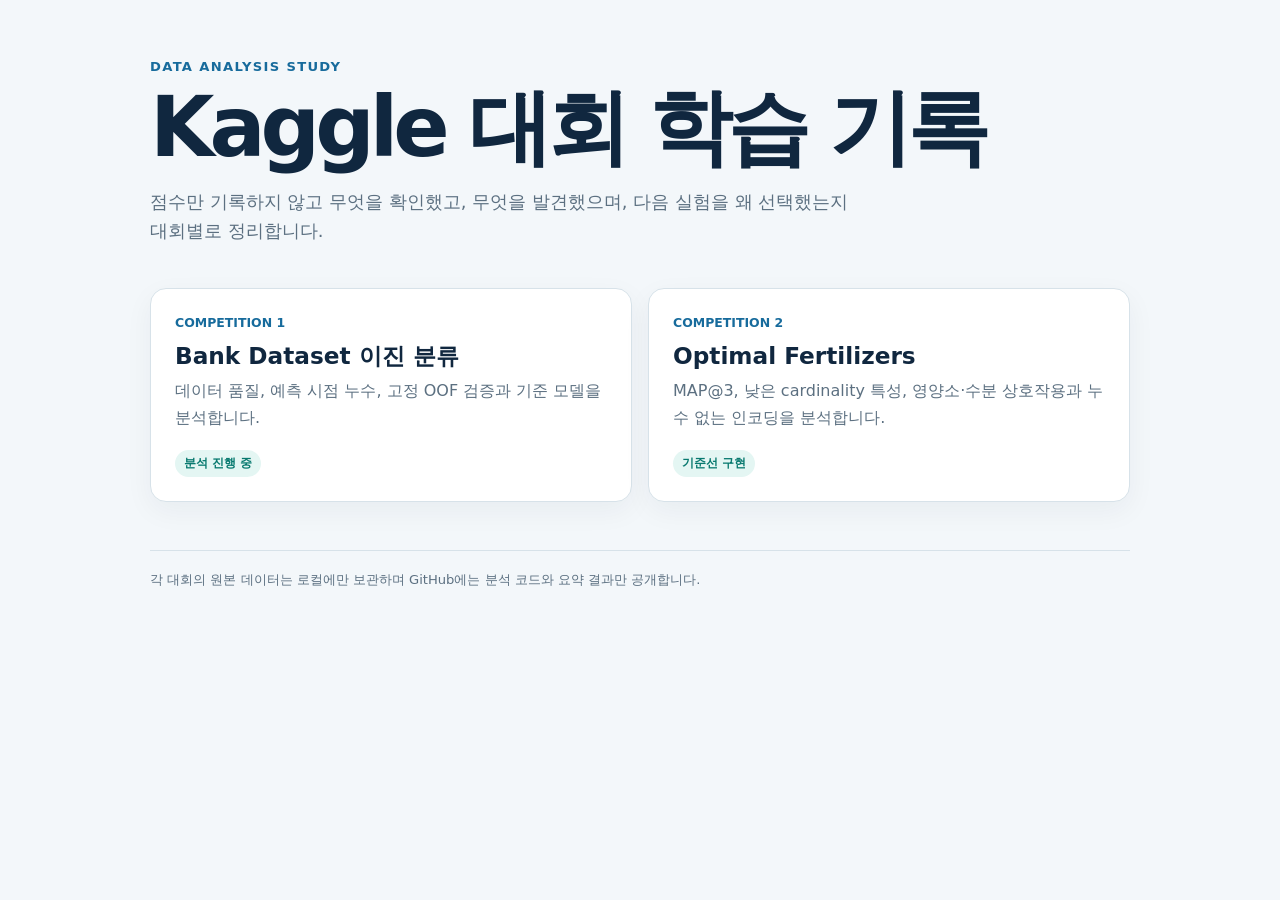
<file: playground-series-s5e6/docs/portfolio-index.html>
<!doctype html>
<html lang="ko">
<head>
  <meta charset="utf-8">
  <meta name="viewport" content="width=device-width,initial-scale=1">
  <meta name="description" content="Kaggle 데이터 분석 학습 기록">
  <title>Kaggle Data Analysis Study</title>
  <style>
    :root{--ink:#10273f;--muted:#5c7081;--paper:#f3f7fa;--card:#fff;--line:#d7e2e9;--blue:#176b9c;--cyan:#27a8a1}
    *{box-sizing:border-box}body{margin:0;background:var(--paper);color:var(--ink);font:16px/1.65 Inter,"Noto Sans KR",system-ui,sans-serif}
    main{width:min(980px,calc(100% - 32px));margin:auto;padding:56px 0 80px}.eyebrow{font-size:.82rem;font-weight:800;letter-spacing:.1em;color:var(--blue)}
    h1{font-size:clamp(2.5rem,7vw,5.2rem);line-height:1;letter-spacing:-.06em;margin:.5rem 0 1rem}.lead{max-width:720px;color:var(--muted);font-size:1.12rem}
    .grid{display:grid;grid-template-columns:repeat(2,1fr);gap:16px;margin-top:42px}.card{display:block;text-decoration:none;color:inherit;background:var(--card);border:1px solid var(--line);border-radius:16px;padding:24px;box-shadow:0 9px 28px rgba(16,39,63,.05);transition:.18s ease}
    .card:hover,.card:focus-visible{transform:translateY(-3px);border-color:var(--cyan);box-shadow:0 13px 34px rgba(16,39,63,.1)}.tag{font-size:.78rem;color:var(--blue);font-weight:800}.card h2{font-size:1.45rem;line-height:1.25;margin:.5rem 0}.card p{color:var(--muted);margin:.4rem 0}.status{display:inline-block;margin-top:12px;padding:4px 9px;border-radius:999px;background:#e4f6f3;color:#08796f;font-size:.75rem;font-weight:800}
    footer{margin-top:48px;padding-top:18px;border-top:1px solid var(--line);font-size:.82rem;color:var(--muted)}@media(max-width:620px){main{padding-top:34px}.grid{grid-template-columns:1fr}}
  </style>
</head>
<body><main>
  <div class="eyebrow">DATA ANALYSIS STUDY</div>
  <h1>Kaggle 대회 학습 기록</h1>
  <p class="lead">점수만 기록하지 않고 무엇을 확인했고, 무엇을 발견했으며, 다음 실험을 왜 선택했는지 대회별로 정리합니다.</p>
  <section class="grid" aria-label="대회 리포트">
    <a class="card" href="bank/"><div class="tag">COMPETITION 1</div><h2>Bank Dataset 이진 분류</h2><p>데이터 품질, 예측 시점 누수, 고정 OOF 검증과 기준 모델을 분석합니다.</p><span class="status">분석 진행 중</span></a>
    <a class="card" href="playground-series-s5e6/"><div class="tag">COMPETITION 2</div><h2>Optimal Fertilizers</h2><p>MAP@3, 낮은 cardinality 특성, 영양소·수분 상호작용과 누수 없는 인코딩을 분석합니다.</p><span class="status">기준선 구현</span></a>
  </section>
  <footer>각 대회의 원본 데이터는 로컬에만 보관하며 GitHub에는 분석 코드와 요약 결과만 공개합니다.</footer>
</main></body>
</html>
</file>
<file: docs/kamp_data_1/styles.css>
/* Shared colors and typography for every page. */
:root {
  color-scheme: dark;
  --ink: #fffaf4;
  --ink-soft: rgba(255, 250, 244, .72);
  --warm: #ffc38d;
  --night: #140d0b;
  --line: rgba(255, 229, 207, .17);
  --sans: Inter, ui-sans-serif, system-ui, -apple-system, BlinkMacSystemFont, "Segoe UI", "Noto Sans KR", sans-serif;
  --serif: Georgia, "Times New Roman", "Noto Serif KR", serif;
}
* { box-sizing: border-box; }
html { scroll-behavior: smooth; }
body {
  margin: 0;
  min-width: 320px;
  color: var(--ink);
  background: var(--night);
  font-family: var(--sans);
  font-size: 16px;
  line-height: 1.62;
  -webkit-font-smoothing: antialiased;
}
a { color: inherit; }
.skip-link {
  position: fixed; z-index: 100; top: 12px; left: 12px;
  padding: 10px 14px; color: #23130d; background: var(--ink);
  border-radius: 999px; transform: translateY(-150%);
}
.skip-link:focus { transform: translateY(0); }
.hero {
  position: relative; display: flex; min-height: 100svh;
  isolation: isolate; overflow: hidden; background: #322018;
}
.hero::before {
  position: absolute; z-index: -2; inset: 0; content: "";
  background-color: #322018;
  background-image: url("assets/hero-seoul-workspace.webp");
  background-repeat: no-repeat; background-position: center; background-size: cover;
  transform: scale(1.002);
}
.hero::after {
  position: absolute; z-index: -1; inset: 0; content: "";
  background:
    linear-gradient(90deg, rgba(19,10,7,.74) 0%, rgba(19,10,7,.34) 34%, rgba(19,10,7,.03) 68%),
    linear-gradient(180deg, rgba(15,9,7,.42) 0%, transparent 25%, transparent 67%, rgba(15,9,7,.36) 100%);
}
.topbar {
  position: absolute; z-index: 2; top: 0; left: 0;
  display: flex; width: 100%; align-items: center; justify-content: space-between;
  padding: 24px clamp(24px, 3.2vw, 50px);
}
.brand {
  display: inline-flex; align-items: center; gap: clamp(16px, 2.3vw, 34px);
  color: var(--ink); text-decoration: none;
  font-size: clamp(.9rem, 1.35vw, 1.25rem); font-weight: 500; letter-spacing: .025em;
}
.count {
  display: grid; width: clamp(50px, 4.2vw, 62px); aspect-ratio: 1;
  place-items: center; border: 1px solid rgba(255,255,255,.9); border-radius: 50%;
  font-size: clamp(1.25rem, 2vw, 1.75rem); font-weight: 700;
}
.nav-links { display: flex; align-items: center; gap: clamp(22px, 3vw, 48px); }
.nav-links a {
  position: relative; padding: 8px 0; color: var(--ink); text-decoration: none;
  font-size: clamp(.95rem, 1.3vw, 1.2rem); text-shadow: 0 2px 18px rgba(0,0,0,.45);
}
.nav-links a::after {
  position: absolute; right: 0; bottom: 2px; left: 0; height: 1px;
  background: currentColor; content: ""; transform: scaleX(0);
  transform-origin: right; transition: transform .25s ease;
}
.nav-links a:hover::after, .nav-links a:focus-visible::after {
  transform: scaleX(1); transform-origin: left;
}
.hero-content {
  width: min(620px, 50vw); align-self: center;
  margin: 94px 0 5vh clamp(40px, 6.1vw, 96px);
}
.hero h1 {
  max-width: 6ch; margin: 0; font-family: var(--serif);
  font-size: clamp(3rem, 5.4vw, 4.5rem); font-weight: 700;
  letter-spacing: -.045em; line-height: .83; text-shadow: 0 4px 32px rgba(0,0,0,.35);
}
.hero h1 span { display: block; }
.hero h1 .accent { color: var(--warm); }
.hero-lead {
  max-width: 360px; margin: clamp(24px, 3.2vh, 38px) 0 0;
  color: var(--ink); font-size: clamp(1rem, 1.25vw, 1.2rem);
  line-height: 1.45; text-shadow: 0 2px 20px rgba(0,0,0,.5);
}
.explore {
  display: inline-flex; min-width: 198px; min-height: 62px;
  align-items: center; justify-content: center; gap: 24px;
  margin-top: clamp(28px, 4vh, 48px); padding: 0 30px;
  border: 1.5px solid rgba(255,255,255,.92); border-radius: 20px;
  color: var(--ink); background: rgba(23,12,8,.22); backdrop-filter: blur(5px);
  text-decoration: none; font-size: 1.1rem;
  transition: color .2s ease, background .2s ease, transform .2s ease;
}
.explore:hover, .explore:focus-visible {
  color: #25140e; background: var(--ink); outline: none; transform: translateY(-2px);
}
.explore-arrow { font-size: 1.45rem; line-height: 1; }
.projects {
  position: relative; padding: clamp(78px, 10vw, 140px) clamp(24px, 6.2vw, 96px) 90px;
  background: radial-gradient(circle at 88% 8%, rgba(201,104,48,.12), transparent 27rem), var(--night);
}
.projects-inner { width: min(1240px, 100%); margin: 0 auto; }
.section-head {
  display: flex; align-items: end; justify-content: space-between;
  gap: 32px; margin-bottom: 44px;
}
.section-kicker {
  margin: 0 0 10px; color: var(--warm); font-size: .78rem;
  letter-spacing: .16em; text-transform: uppercase;
}
.section-head h2 {
  margin: 0; font-family: var(--serif); font-size: clamp(2rem, 3.5vw, 3rem);
  letter-spacing: -.04em; line-height: .95;
}
.section-count { color: var(--ink-soft); font-size: .85rem; letter-spacing: .12em; }
.project-list { border-top: 1px solid var(--line); }
.project {
  display: grid; grid-template-columns: 54px minmax(0, 1fr) minmax(260px, 340px);
  gap: clamp(20px, 3vw, 48px); align-items: start; padding: 38px 20px;
  border-bottom: 1px solid var(--line);
  transition: background .25s ease, transform .25s ease;
}
.project:hover {
  background: linear-gradient(90deg, rgba(255,195,141,.09), transparent 75%);
  transform: translateX(6px);
}
.project-no { padding-top: 7px; color: var(--warm); font-size: .82rem; letter-spacing: .1em; }
.project h3 { margin: 0 0 12px; font-size: clamp(1.2rem, 1.8vw, 1.55rem); letter-spacing: -.025em; }
.project p { max-width: 610px; margin: 0; color: var(--ink-soft); font-size: 1rem; line-height: 1.75; }
.project-side { display: flex; flex-direction: column; align-items: flex-end; gap: 24px; }
.tags { display: flex; flex-wrap: wrap; justify-content: flex-end; gap: 7px; }
.tag {
  padding: 7px 10px; border: 1px solid var(--line); border-radius: 999px;
  color: var(--ink-soft); font-size: .7rem; letter-spacing: .08em; text-transform: uppercase;
}
.actions { display: flex; flex-wrap: wrap; justify-content: flex-end; gap: 10px; }
.button {
  display: inline-flex; min-height: 42px; align-items: center; justify-content: center; gap: 8px;
  padding: 0 15px; border: 1px solid var(--line); border-radius: 12px;
  color: var(--ink-soft); background: rgba(255,255,255,.025);
  text-decoration: none; font-size: .78rem; letter-spacing: .04em;
  transition: border-color .2s ease, color .2s ease, background .2s ease;
}
.button.primary { border-color: rgba(255,195,141,.6); color: var(--warm); }
.button:hover, .button:focus-visible {
  border-color: var(--warm); color: #24130d; background: var(--warm); outline: none;
}
footer {
  display: flex; justify-content: space-between; gap: 24px;
  width: min(1240px, 100%); margin: 72px auto 0; padding-top: 26px;
  border-top: 1px solid var(--line); color: rgba(255,250,244,.48);
  font-size: .72rem; letter-spacing: .09em; text-transform: uppercase;
}
:focus-visible { outline: 2px solid var(--warm); outline-offset: 4px; }
@media (max-width: 820px) {
  .topbar { padding: 20px 22px; }
  .brand { gap: 12px; }
  .brand-label { font-size: .85rem; }
  .nav-links { gap: 18px; }
  .nav-links a { font-size: .9rem; }
  .hero::before { background-position: 58% center; }
  .hero::after {
    background:
      linear-gradient(90deg, rgba(19,10,7,.76) 0%, rgba(19,10,7,.28) 70%, rgba(19,10,7,.08) 100%),
      linear-gradient(180deg, rgba(15,9,7,.4), transparent 30%, rgba(15,9,7,.36));
  }
  .hero-content { width: min(88vw, 520px); margin: 112px 24px 3vh; }
  .hero h1 { font-size: clamp(3rem, 12vw, 4.2rem); }
  .project { grid-template-columns: 42px 1fr; }
  .project-side { grid-column: 2; align-items: flex-start; }
  .tags, .actions { justify-content: flex-start; }
}
@media (max-width: 520px) {
  .hero { min-height: 760px; }
  .count { width: 46px; font-size: 1.15rem; }
  .brand-label { max-width: 86px; line-height: 1.15; }
  .nav-links { gap: 14px; }
  .nav-links a { font-size: .82rem; }
  .hero-content { align-self: end; margin-bottom: 11vh; }
  .hero h1 { font-size: clamp(2.8rem, 14vw, 3.8rem); }
  .hero-lead { max-width: 270px; font-size: 1.05rem; }
  .explore { min-width: 174px; min-height: 56px; border-radius: 17px; }
  .projects { padding-right: 18px; padding-left: 18px; }
  .section-head { align-items: start; }
  .project { grid-template-columns: 28px 1fr; gap: 14px; padding: 30px 4px; }
  .project-side { grid-column: 1 / -1; align-items: stretch; }
  .actions { display: grid; grid-template-columns: 1fr 1fr; }
  footer { flex-direction: column; }
}
@media (prefers-reduced-motion: reduce) {
  html { scroll-behavior: auto; }
  *, *::before, *::after { transition: none !important; }
}
</file>
<file: docs/kamp_data_1/report.css>
:root { --paper:#1b1310; --paper-2:#241914; --cream:#fff4e8; --quiet:#bbada2; --orange:#ffbe83; --red:#ed816d; --green:#b6c9a3; }
body { background:var(--night); color:var(--cream); }
.container { width:min(1160px, calc(100% - 48px)); margin-inline:auto; }
.masthead { border-bottom:1px solid var(--line); }
.masthead-inner { display:flex; align-items:center; justify-content:space-between; gap:24px; min-height:72px; }
.wordmark { font-size:.82rem; letter-spacing:.16em; font-weight:800; text-decoration:none; white-space:nowrap; }
.wordmark span { color:var(--orange); margin:0 .4em; }
.masthead nav { display:flex; flex-wrap:wrap; gap:clamp(12px, 2vw, 32px); }
.masthead nav a { color:var(--quiet); text-decoration:none; font-size:.88rem; }
.masthead nav a:hover, .masthead nav a:focus-visible, .text-link:hover { color:var(--orange); }
.intro { padding-top:clamp(56px, 7vw, 96px); padding-bottom:62px; }
.eyebrow, .section-no, .kicker { font-size:.75rem; font-weight:750; letter-spacing:.16em; text-transform:uppercase; }
.eyebrow { display:flex; align-items:center; gap:12px; color:var(--orange); }
.eyebrow-mark { display:inline-block; width:27px; height:1px; background:var(--orange); }
.muted { color:var(--quiet); }
.intro-grid { display:grid; grid-template-columns:minmax(0,1.5fr) minmax(250px,.55fr); align-items:end; gap:50px; margin:42px 0 66px; }
.kicker { color:var(--quiet); margin:0 0 17px; }
h1, h2, h3, p { margin-top:0; }
h1, h2 { font-family:var(--sans); font-weight:750; letter-spacing:-.035em; }
h1 { font-size:clamp(2.75rem, 4.5vw, 3.5rem); line-height:1.14; margin-bottom:0; }
h1 em { color:var(--orange); font-style:normal; }
.intro-aside { padding-bottom:10px; }
.intro-aside p { color:var(--quiet); font-size:clamp(1rem,1.55vw,1.2rem); line-height:1.75; }
.text-link { display:inline-block; margin-top:18px; color:var(--cream); text-decoration:none; border-bottom:1px solid var(--orange); padding-bottom:8px; font-weight:700; }
.text-link span { color:var(--orange); margin-left:8px; }
.scope-note { display:grid; grid-template-columns:140px 1fr; gap:16px; padding:21px 0; border-top:1px solid var(--line); border-bottom:1px solid var(--line); font-size:.9rem; line-height:1.7; }
.scope-note strong { color:var(--orange); }
.scope-note span { color:var(--quiet); }
.section { padding-block:clamp(62px, 7vw, 92px); }
.summary-band { background:var(--paper); }
.section-heading { margin-bottom:38px; }
.section-no { display:block; margin-bottom:24px; color:var(--orange); }
h2 { font-size:clamp(1.6rem,2vw,2rem); line-height:1.32; margin-bottom:0; }
.section-heading > p { margin:22px 0 0; color:var(--quiet); max-width:720px; line-height:1.7; }
.soft { color:var(--quiet); }
.metric-grid { display:grid; grid-template-columns:repeat(4,1fr); border:1px solid var(--line); }
.metric { min-height:170px; padding:26px 25px; display:flex; flex-direction:column; border-right:1px solid var(--line); }
.metric:last-child { border-right:0; }
.metric > span { font-size:.85rem; color:var(--quiet); }
.metric strong { margin-top:auto; font-family:var(--sans); font-size:clamp(2rem,3vw,2.8rem); font-weight:750; letter-spacing:-.045em; line-height:1; }
.metric small { margin-top:11px; color:var(--quiet); font-size:.8rem; }
.summary-takeaway { display:flex; align-items:start; gap:18px; max-width:960px; margin:33px 0 0; line-height:1.75; font-size:1.05rem; }
.summary-takeaway strong { color:var(--orange); }
.asterisk { color:var(--orange); font-size:1.5rem; line-height:1.2; }
.label-grid { display:grid; grid-template-columns:1fr 1fr; gap:16px; }
.label-card { display:flex; align-items:center; gap:25px; padding:28px; min-height:160px; border:1px solid var(--line); background:var(--paper); }
.label-digit { flex:none; width:68px; height:68px; display:grid; place-items:center; border-radius:50%; font-family:var(--sans); font-size:2.25rem; font-weight:750; }
.good .label-digit { background:rgba(182,201,163,.12); color:var(--green); }
.bad .label-digit { background:rgba(237,129,109,.14); color:var(--red); }
.label-card h3 { font-size:1.25rem; margin:0 0 7px; }
.label-card p { color:var(--quiet); line-height:1.6; margin:0; font-size:.9rem; }
.caution { display:flex; gap:19px; margin-top:20px; padding:24px 28px; background:#302018; border-left:3px solid var(--orange); }
.caution-icon { flex:none; display:grid; place-items:center; width:27px; height:27px; border:1px solid var(--orange); border-radius:50%; color:var(--orange); font-weight:800; }
.caution p { margin:0; color:var(--quiet); line-height:1.75; font-size:.91rem; }
.caution strong { color:var(--cream); }
.caution a { color:var(--orange); text-underline-offset:4px; }
.data-section { background:var(--paper); }
.table-wrap { overflow-x:auto; border-top:1px solid var(--line); }
table { width:100%; border-collapse:collapse; min-width:650px; font-variant-numeric:tabular-nums; }
caption { position:absolute; width:1px; height:1px; overflow:hidden; clip:rect(0,0,0,0); white-space:nowrap; }
th,td { padding:17px 13px; text-align:right; border-bottom:1px solid var(--line); }
th:first-child, td:first-child { text-align:left; }
thead th { color:var(--quiet); font-size:.77rem; font-weight:650; }
tbody th { font-weight:750; color:var(--orange); }
tbody td { font-size:.94rem; }
.under-table { color:var(--quiet); font-size:.85rem; line-height:1.7; margin:17px 0 39px; }
.chart-grid { display:grid; grid-template-columns:1fr 1fr; gap:16px; }
.chart-card { padding:34px; background:var(--night); border:1px solid var(--line); }
.chart-card.emphasis { background:#2d1d17; }
.chart-heading > span { color:var(--orange); font-size:.72rem; font-weight:800; letter-spacing:.15em; }
.chart-heading h3 { margin:13px 0 8px; font-family:var(--sans); font-size:1.45rem; letter-spacing:-.025em; }
.chart-heading p, .chart-foot { color:var(--quiet); font-size:.85rem; line-height:1.65; }
.bar-row { margin-top:25px; }
.bar-label,.conflict-row > div:first-child { display:flex; justify-content:space-between; gap:12px; margin-bottom:10px; font-size:.9rem; }
.bar-label span,.conflict-row span { color:var(--quiet); font-variant-numeric:tabular-nums; }
.bar-track,.conflict-track { height:14px; background:#534237; overflow:hidden; }
.bar-fill { display:block; min-width:2px; height:100%; background:var(--red); }
.conflict-row { margin-top:23px; }
.conflict-track { background:#5a4335; }
.conflict-track span { display:block; height:100%; background:var(--orange); }
.chart-foot { margin:25px 0 0; }
.finding-list { border-top:1px solid var(--line); }
.finding-list article { display:grid; grid-template-columns:90px 1fr; gap:26px; padding:30px 0; border-bottom:1px solid var(--line); }
.finding-index { font-family:var(--sans); font-size:1.6rem; font-weight:750; color:var(--orange); }
.finding-list h3 { font-size:1.2rem; margin-bottom:10px; }
.finding-list p { max-width:850px; color:var(--quiet); line-height:1.8; margin:0; }
code { color:var(--orange); overflow-wrap:anywhere; }
.limits { display:grid; grid-template-columns:220px 1fr; gap:30px; padding:28px; margin-top:38px; background:var(--paper); }
.limits strong { color:var(--orange); }
.limits p { color:var(--quiet); line-height:1.75; margin:0; }
.next-section { background:var(--paper-2); }
.roadmap { padding:0; margin:0; list-style:none; border-top:1px solid var(--line); }
.roadmap li { display:grid; grid-template-columns:78px 1fr 58px; gap:23px; align-items:start; padding:27px 0; border-bottom:1px solid var(--line); }
.step { font-family:var(--sans); color:var(--orange); font-size:1.35rem; font-weight:750; }
.roadmap h3 { font-size:1.17rem; margin:0 0 8px; }
.roadmap p { color:var(--quiet); max-width:770px; line-height:1.7; margin:0; }
.step-state { color:var(--orange); font-size:.77rem; border:1px solid #80563b; border-radius:999px; padding:5px 9px; text-align:center; }
.closing { margin-top:58px; max-width:730px; }
.closing p { font-family:var(--sans); font-size:clamp(1.25rem,2vw,1.6rem); line-height:1.6; letter-spacing:-.02em; }
.closing strong { color:var(--orange); }
.site-footer { display:block; padding:27px 0; border-top:1px solid var(--line); background:var(--night); }
.footer-inner { display:flex; gap:20px; justify-content:space-between; color:var(--quiet); font-size:.78rem; }
.footer-inner a { color:var(--cream); text-decoration:none; }
a:focus-visible { outline:2px solid var(--orange); outline-offset:4px; }
@media (max-width:760px) {
  .container { width:min(100% - 32px, 1160px); }
  .masthead-inner { align-items:flex-start; flex-direction:column; padding-block:16px; gap:14px; }
  .masthead nav { gap:16px; }
  .intro { padding-top:70px; }
  .intro-grid { grid-template-columns:1fr; gap:22px; margin:32px 0 48px; }
  h1 { font-size:clamp(2.55rem,11vw,3.35rem); }
  .scope-note { grid-template-columns:1fr; gap:3px; }
  .metric-grid { grid-template-columns:repeat(2,1fr); }
  .metric:nth-child(2) { border-right:0; }
  .metric:nth-child(-n+2) { border-bottom:1px solid var(--line); }
  .label-grid,.chart-grid { grid-template-columns:1fr; }
  .limits { grid-template-columns:1fr; gap:8px; }
  .footer-inner { flex-wrap:wrap; }
}
@media (max-width:480px) {
  .metric { min-height:145px; padding:20px 15px; }
  .metric strong { font-size:2rem; }
  .label-card { padding:20px; gap:17px; }
  .label-digit { width:56px; height:56px; font-size:1.8rem; }
  .chart-card { padding:23px; }
  .finding-list article { grid-template-columns:40px 1fr; gap:12px; }
  .roadmap li { grid-template-columns:44px 1fr; gap:12px; }
  .step-state { grid-column:2; justify-self:start; }
}
@media print {
  :root { color-scheme:light; }
  body { color:#1e1814; background:#fff; }
  .summary-band,.data-section,.next-section,.label-card,.chart-card,.limits { background:#fff !important; color:#1e1814; }
  .masthead nav { display:none; }
  .section { padding-block:36px; }
  .metric,.chart-card,.label-card { break-inside:avoid; }
  .intro { padding-block:36px; }
  h1 { font-size:3rem; }
  h2 { font-size:1.8rem; }
}
</file>
<file: docs/kamp_data_3/styles.css>
/* Shared colors and typography for every page. */
:root {
  color-scheme: dark;
  --ink: #fffaf4;
  --ink-soft: rgba(255, 250, 244, .72);
  --warm: #ffc38d;
  --night: #140d0b;
  --line: rgba(255, 229, 207, .17);
  --sans: Inter, ui-sans-serif, system-ui, -apple-system, BlinkMacSystemFont, "Segoe UI", "Noto Sans KR", sans-serif;
  --serif: Georgia, "Times New Roman", "Noto Serif KR", serif;
  --text-body: 1rem;
  --text-table: .9rem;
  --text-small: .82rem;
  --text-h3: 1.05rem;
  --text-h2: 1.45rem;
  --text-h1: clamp(2rem, 5vw, 3.5rem);
}
* { box-sizing: border-box; }
html { scroll-behavior: smooth; }
body {
  margin: 0;
  min-width: 320px;
  color: var(--ink);
  background: var(--night);
  font-family: var(--sans);
  font-size: var(--text-body);
  line-height: 1.62;
  -webkit-font-smoothing: antialiased;
}
a { color: inherit; }
h1 { font-size: var(--text-h1); }
h2 { font-size: var(--text-h2); }
h3 { font-size: var(--text-h3); }
table { font-size: var(--text-table); }
.skip-link {
  position: fixed; z-index: 100; top: 12px; left: 12px;
  padding: 10px 14px; color: #23130d; background: var(--ink);
  border-radius: 999px; transform: translateY(-150%);
}
.skip-link:focus { transform: translateY(0); }
.hero {
  position: relative; display: flex; min-height: 100svh;
  isolation: isolate; overflow: hidden; background: #322018;
}
.hero::before {
  position: absolute; z-index: -2; inset: 0; content: "";
  background-color: #322018;
  background-image: url("assets/hero-seoul-workspace.webp");
  background-repeat: no-repeat; background-position: center; background-size: cover;
  transform: scale(1.002);
}
.hero::after {
  position: absolute; z-index: -1; inset: 0; content: "";
  background:
    linear-gradient(90deg, rgba(19,10,7,.74) 0%, rgba(19,10,7,.34) 34%, rgba(19,10,7,.03) 68%),
    linear-gradient(180deg, rgba(15,9,7,.42) 0%, transparent 25%, transparent 67%, rgba(15,9,7,.36) 100%);
}
.topbar {
  position: absolute; z-index: 2; top: 0; left: 0;
  display: flex; width: 100%; align-items: center; justify-content: space-between;
  padding: 24px clamp(24px, 3.2vw, 50px);
}
.brand {
  display: inline-flex; align-items: center; gap: clamp(16px, 2.3vw, 34px);
  color: var(--ink); text-decoration: none;
  font-size: .9rem; font-weight: 500; letter-spacing: .025em;
}
.count {
  display: grid; width: clamp(50px, 4.2vw, 62px); aspect-ratio: 1;
  place-items: center; border: 1px solid rgba(255,255,255,.9); border-radius: 50%;
  font-size: 1.1rem; font-weight: 700;
}
.nav-links { display: flex; align-items: center; gap: clamp(22px, 3vw, 48px); }
.nav-links a {
  position: relative; padding: 8px 0; color: var(--ink); text-decoration: none;
  font-size: var(--text-small); text-shadow: 0 2px 18px rgba(0,0,0,.45);
}
.nav-links a::after {
  position: absolute; right: 0; bottom: 2px; left: 0; height: 1px;
  background: currentColor; content: ""; transform: scaleX(0);
  transform-origin: right; transition: transform .25s ease;
}
.nav-links a:hover::after, .nav-links a:focus-visible::after {
  transform: scaleX(1); transform-origin: left;
}
.hero-content {
  width: min(620px, 50vw); align-self: center;
  margin: 94px 0 5vh clamp(40px, 6.1vw, 96px);
}
.hero h1 {
  max-width: 6ch; margin: 0; font-family: var(--serif);
  font-size: var(--text-h1); font-weight: 700;
  letter-spacing: -.035em; line-height: 1.05; text-shadow: 0 4px 32px rgba(0,0,0,.35);
}
.hero h1 span { display: block; }
.hero h1 .accent { color: var(--warm); }
.hero-lead {
  max-width: 360px; margin: clamp(24px, 3.2vh, 38px) 0 0;
  color: var(--ink); font-size: var(--text-body);
  line-height: 1.62; text-shadow: 0 2px 20px rgba(0,0,0,.5);
}
.explore {
  display: inline-flex; min-width: 198px; min-height: 62px;
  align-items: center; justify-content: center; gap: 24px;
  margin-top: clamp(28px, 4vh, 48px); padding: 0 30px;
  border: 1.5px solid rgba(255,255,255,.92); border-radius: 20px;
  color: var(--ink); background: rgba(23,12,8,.22); backdrop-filter: blur(5px);
  text-decoration: none; font-size: .9rem;
  transition: color .2s ease, background .2s ease, transform .2s ease;
}
.explore:hover, .explore:focus-visible {
  color: #25140e; background: var(--ink); outline: none; transform: translateY(-2px);
}
.explore-arrow { font-size: 1.45rem; line-height: 1; }
.projects {
  position: relative; padding: clamp(56px, 7vw, 88px) clamp(24px, 6.2vw, 96px) 72px;
  background: radial-gradient(circle at 88% 8%, rgba(201,104,48,.12), transparent 27rem), var(--night);
}
.projects-inner { width: min(1240px, 100%); margin: 0 auto; }
.section-head {
  display: flex; align-items: end; justify-content: space-between;
  gap: 32px; margin-bottom: 44px;
}
.section-kicker {
  margin: 0 0 10px; color: var(--warm); font-size: .78rem;
  letter-spacing: .16em; text-transform: uppercase;
}
.section-head h2 {
  margin: 0; font-family: var(--serif); font-size: var(--text-h2);
  letter-spacing: -.025em; line-height: 1.25;
}
.section-count { color: var(--ink-soft); font-size: .85rem; letter-spacing: .12em; }
.project-list { border-top: 1px solid var(--line); }
.project {
  display: grid; grid-template-columns: 54px minmax(0, 1fr) minmax(260px, 340px);
  gap: clamp(20px, 3vw, 48px); align-items: start; padding: 28px 20px;
  border-bottom: 1px solid var(--line);
  transition: background .25s ease, transform .25s ease;
}
.project:hover {
  background: linear-gradient(90deg, rgba(255,195,141,.09), transparent 75%);
  transform: translateX(6px);
}
.project-no { padding-top: 7px; color: var(--warm); font-size: .82rem; letter-spacing: .1em; }
.project h3 { margin: 0 0 12px; font-size: var(--text-h3); letter-spacing: -.015em; }
.project p { max-width: 610px; margin: 0; color: var(--ink-soft); font-size: 1rem; line-height: 1.75; }
.project-side { display: flex; flex-direction: column; align-items: flex-end; gap: 24px; }
.tags { display: flex; flex-wrap: wrap; justify-content: flex-end; gap: 7px; }
.tag {
  padding: 7px 10px; border: 1px solid var(--line); border-radius: 999px;
  color: var(--ink-soft); font-size: .7rem; letter-spacing: .08em; text-transform: uppercase;
}
.actions { display: flex; flex-wrap: wrap; justify-content: flex-end; gap: 10px; }
.button {
  display: inline-flex; min-height: 42px; align-items: center; justify-content: center; gap: 8px;
  padding: 0 15px; border: 1px solid var(--line); border-radius: 12px;
  color: var(--ink-soft); background: rgba(255,255,255,.025);
  text-decoration: none; font-size: .78rem; letter-spacing: .04em;
  transition: border-color .2s ease, color .2s ease, background .2s ease;
}
.button.primary { border-color: rgba(255,195,141,.6); color: var(--warm); }
.button:hover, .button:focus-visible {
  border-color: var(--warm); color: #24130d; background: var(--warm); outline: none;
}
footer {
  display: flex; justify-content: space-between; gap: 24px;
  width: min(1240px, 100%); margin: 72px auto 0; padding-top: 26px;
  border-top: 1px solid var(--line); color: rgba(255,250,244,.48);
  font-size: .72rem; letter-spacing: .09em; text-transform: uppercase;
}
:focus-visible { outline: 2px solid var(--warm); outline-offset: 4px; }
@media (max-width: 820px) {
  .topbar { padding: 20px 22px; }
  .brand { gap: 12px; }
  .brand-label { font-size: .85rem; }
  .nav-links { gap: 18px; }
  .nav-links a { font-size: var(--text-small); }
  .hero::before { background-position: 58% center; }
  .hero::after {
    background:
      linear-gradient(90deg, rgba(19,10,7,.76) 0%, rgba(19,10,7,.28) 70%, rgba(19,10,7,.08) 100%),
      linear-gradient(180deg, rgba(15,9,7,.4), transparent 30%, rgba(15,9,7,.36));
  }
  .hero-content { width: min(88vw, 520px); margin: 112px 24px 3vh; }
  .hero h1 { font-size: var(--text-h1); }
  .project { grid-template-columns: 42px 1fr; }
  .project-side { grid-column: 2; align-items: flex-start; }
  .tags, .actions { justify-content: flex-start; }
}
@media (max-width: 520px) {
  .hero { min-height: 760px; }
  .count { width: 46px; font-size: 1rem; }
  .brand-label { max-width: 86px; line-height: 1.15; }
  .nav-links { gap: 14px; }
  .nav-links a { font-size: var(--text-small); }
  .hero-content { align-self: end; margin-bottom: 11vh; }
  .hero h1 { font-size: 2rem; }
  .hero-lead { max-width: 270px; font-size: .95rem; }
  .explore { min-width: 174px; min-height: 56px; border-radius: 17px; }
  .projects { padding-right: 18px; padding-left: 18px; }
  .section-head { align-items: start; }
  .project { grid-template-columns: 28px 1fr; gap: 14px; padding: 30px 4px; }
  .project-side { grid-column: 1 / -1; align-items: stretch; }
  .actions { display: grid; grid-template-columns: 1fr 1fr; }
  footer { flex-direction: column; }
}
@media (prefers-reduced-motion: reduce) {
  html { scroll-behavior: auto; }
  *, *::before, *::after { transition: none !important; }
}
</file>
<file: docs/kamp_data_3/report.css>
:root { --report-paper:#1b1310; --report-paper-2:#241914; --report-cream:#fff4e8; --report-quiet:#bbada2; --report-orange:#ffbe83; --report-red:#ed816d; --report-green:#b6c9a3; --report-blue:#90b8d6; }
body { background:var(--night); color:var(--report-cream); }
.container { width:min(1160px, calc(100% - 48px)); margin-inline:auto; }
.masthead { border-bottom:1px solid var(--line); }
.masthead-inner { display:flex; align-items:center; justify-content:space-between; gap:24px; min-height:72px; }
.wordmark { font-size:.82rem; letter-spacing:.16em; font-weight:800; text-decoration:none; white-space:nowrap; }
.wordmark span { color:var(--report-orange); margin:0 .4em; }
.masthead nav { display:flex; flex-wrap:wrap; gap:clamp(12px, 2vw, 32px); }
.masthead nav a { color:var(--report-quiet); text-decoration:none; font-size:.82rem; }
.masthead nav a:hover, .masthead nav a:focus-visible, .text-link:hover { color:var(--report-orange); }
.intro { padding-top:clamp(56px, 7vw, 96px); padding-bottom:62px; }
.eyebrow, .section-no, .kicker { font-size:.75rem; font-weight:750; letter-spacing:.16em; text-transform:uppercase; }
.eyebrow { display:flex; align-items:center; gap:12px; color:var(--report-orange); }
.eyebrow-mark { display:inline-block; width:27px; height:1px; background:var(--report-orange); }
.muted { color:var(--report-quiet); }
.intro-grid { display:grid; grid-template-columns:minmax(0,1.5fr) minmax(260px,.6fr); align-items:end; gap:50px; margin:42px 0 58px; }
.kicker { color:var(--report-quiet); margin:0 0 17px; }
h1, h2, h3, p { margin-top:0; }
h1, h2 { font-family:var(--sans); font-weight:750; letter-spacing:-.035em; }
h1 { font-size:var(--text-h1); line-height:1.14; margin-bottom:0; }
h1 em { color:var(--report-orange); font-style:normal; }
.intro-aside { padding-bottom:8px; }
.intro-aside p { color:var(--report-quiet); font-size:1rem; line-height:1.75; }
.text-link { display:inline-block; margin-top:16px; color:var(--report-cream); text-decoration:none; border-bottom:1px solid var(--report-orange); padding-bottom:7px; font-weight:700; }
.scope-note { display:grid; grid-template-columns:150px 1fr; gap:16px; padding:21px 0; border-top:1px solid var(--line); border-bottom:1px solid var(--line); font-size:.9rem; line-height:1.7; }
.scope-note strong { color:var(--report-orange); }
.scope-note span { color:var(--report-quiet); }
.section { padding-block:clamp(62px, 7vw, 92px); }
.section.alt { background:var(--report-paper-2); }
.section-heading { margin-bottom:38px; }
.section-no { display:block; margin-bottom:22px; color:var(--report-orange); }
h2 { font-size:var(--text-h2); line-height:1.32; margin-bottom:0; }
h3 { font-size:var(--text-h3); }
.section-heading > p { margin:20px 0 0; color:var(--report-quiet); max-width:780px; line-height:1.75; }
.soft { color:var(--report-quiet); }
.metric-grid { display:grid; grid-template-columns:repeat(4,1fr); border:1px solid var(--line); }
.metric { min-height:165px; padding:25px; display:flex; flex-direction:column; border-right:1px solid var(--line); }
.metric:last-child { border-right:0; }
.metric > span { font-size:.85rem; color:var(--report-quiet); }
.metric strong { margin-top:auto; font-size:clamp(1.9rem,3vw,2.7rem); font-weight:750; letter-spacing:-.045em; line-height:1; }
.metric small { margin-top:11px; color:var(--report-quiet); font-size:.8rem; }
.takeaway { display:flex; align-items:start; gap:18px; max-width:980px; margin:33px 0 0; line-height:1.75; }
.takeaway strong { color:var(--report-orange); }
.asterisk { color:var(--report-orange); font-size:1.45rem; line-height:1.2; }
.progress-list, .explain-grid { display:grid; grid-template-columns:repeat(2,1fr); gap:16px; }
.progress-card, .explain-card { padding:28px; background:var(--report-paper); border:1px solid var(--line); }
.progress-card .state { display:inline-block; margin-bottom:18px; color:var(--report-orange); font-size:.72rem; font-weight:800; letter-spacing:.12em; }
.progress-card h3, .explain-card h3 { margin-bottom:10px; }
.progress-card p, .explain-card p { margin:0; color:var(--report-quiet); line-height:1.78; }
.table-wrap { overflow-x:auto; border-top:1px solid var(--line); }
table { width:100%; border-collapse:collapse; min-width:760px; font-variant-numeric:tabular-nums; }
caption { position:absolute; width:1px; height:1px; overflow:hidden; clip:rect(0,0,0,0); white-space:nowrap; }
th,td { padding:17px 13px; text-align:right; border-bottom:1px solid var(--line); }
th:first-child, td:first-child { text-align:left; }
thead th { color:var(--report-quiet); font-size:.77rem; font-weight:650; }
tbody th { color:var(--report-orange); font-weight:750; }
tbody td { font-size:var(--text-table); }
.best-row { background:rgba(255,190,131,.07); }
.under-table { color:var(--report-quiet); font-size:.82rem; line-height:1.7; margin:17px 0 0; }
.formula { margin:26px 0; padding:23px 26px; border-left:3px solid var(--report-orange); background:#302018; }
.formula strong { color:var(--report-orange); }
.formula p { margin:7px 0 0; color:var(--report-quiet); }
.score-compare { display:grid; grid-template-columns:1fr 1fr; gap:16px; margin-top:28px; }
.score-card { padding:30px; border:1px solid var(--line); background:var(--report-paper); }
.score-card .score { display:block; color:var(--report-orange); font-size:2.6rem; font-weight:780; letter-spacing:-.05em; }
.score-card .label { display:block; margin:4px 0 18px; font-size:.78rem; letter-spacing:.12em; color:var(--report-quiet); }
.score-card p { margin:0; color:var(--report-quiet); line-height:1.75; }
.score-card.valid { border-top:3px solid var(--report-green); }
.score-card.invalid { border-top:3px solid var(--report-red); }
.answer-box { margin-top:34px; padding:30px; border:1px solid rgba(255,190,131,.5); background:linear-gradient(135deg, rgba(255,190,131,.12), rgba(255,255,255,.02)); }
.answer-box .answer { display:block; margin-bottom:10px; color:var(--report-orange); font-size:1.35rem; font-weight:800; }
.answer-box p { margin:0; max-width:900px; line-height:1.8; }
.evidence-list { border-top:1px solid var(--line); }
.evidence-list article { display:grid; grid-template-columns:74px 1fr; gap:24px; padding:28px 0; border-bottom:1px solid var(--line); }
.evidence-index { color:var(--report-orange); font-size:1.45rem; font-weight:750; }
.evidence-list h3 { margin-bottom:8px; }
.evidence-list p { max-width:880px; margin:0; color:var(--report-quiet); line-height:1.8; }
.roadmap { padding:0; margin:0; list-style:none; border-top:1px solid var(--line); }
.roadmap li { display:grid; grid-template-columns:70px 1fr 92px; gap:22px; align-items:start; padding:27px 0; border-bottom:1px solid var(--line); }
.step { color:var(--report-orange); font-size:1.25rem; font-weight:750; }
.roadmap h3 { margin:0 0 8px; }
.roadmap p { color:var(--report-quiet); max-width:780px; line-height:1.72; margin:0; }
.step-state { color:var(--report-orange); font-size:.75rem; border:1px solid #80563b; border-radius:999px; padding:5px 9px; text-align:center; }
.closing { margin-top:52px; max-width:850px; }
.closing p { font-size:1.15rem; line-height:1.75; }
.closing strong { color:var(--report-orange); }
.site-footer { padding:27px 0; border-top:1px solid var(--line); background:var(--night); }
.footer-inner { display:flex; gap:20px; justify-content:space-between; color:var(--report-quiet); font-size:.78rem; }
.footer-inner a { color:var(--report-cream); text-decoration:none; }
@media (max-width:760px) {
  .container { width:min(100% - 32px, 1160px); }
  .masthead-inner { align-items:flex-start; flex-direction:column; padding-block:16px; gap:14px; }
  .intro { padding-top:64px; }
  .intro-grid, .progress-list, .explain-grid, .score-compare { grid-template-columns:1fr; }
  .intro-grid { gap:22px; margin:32px 0 48px; }
  .scope-note { grid-template-columns:1fr; gap:3px; }
  .metric-grid { grid-template-columns:repeat(2,1fr); }
  .metric:nth-child(2) { border-right:0; }
  .metric:nth-child(-n+2) { border-bottom:1px solid var(--line); }
  .footer-inner { flex-wrap:wrap; }
}
@media (max-width:480px) {
  .metric { min-height:145px; padding:20px 15px; }
  .evidence-list article { grid-template-columns:38px 1fr; gap:12px; }
  .roadmap li { grid-template-columns:42px 1fr; gap:12px; }
  .step-state { grid-column:2; justify-self:start; }
}
@media print {
  :root { color-scheme:light; }
  body { color:#1e1814; background:#fff; }
  .section.alt,.progress-card,.explain-card,.score-card,.answer-box { background:#fff !important; color:#1e1814; }
  .masthead nav { display:none; }
  .section { padding-block:36px; }
  .metric,.score-card,.progress-card { break-inside:avoid; }
}
</file>
<file: docs/welding-manufacturing/styles.css>
/* Shared colors and typography for every page. */
:root {
  color-scheme: dark;
  --ink: #fffaf4;
  --ink-soft: rgba(255, 250, 244, .72);
  --warm: #ffc38d;
  --night: #140d0b;
  --line: rgba(255, 229, 207, .17);
  --sans: Inter, ui-sans-serif, system-ui, -apple-system, BlinkMacSystemFont, "Segoe UI", "Noto Sans KR", sans-serif;
  --serif: Georgia, "Times New Roman", "Noto Serif KR", serif;
}
* { box-sizing: border-box; }
html { scroll-behavior: smooth; }
body {
  margin: 0;
  min-width: 320px;
  color: var(--ink);
  background: var(--night);
  font-family: var(--sans);
  font-size: 16px;
  line-height: 1.62;
  -webkit-font-smoothing: antialiased;
}
a { color: inherit; }
.skip-link {
  position: fixed; z-index: 100; top: 12px; left: 12px;
  padding: 10px 14px; color: #23130d; background: var(--ink);
  border-radius: 999px; transform: translateY(-150%);
}
.skip-link:focus { transform: translateY(0); }
.hero {
  position: relative; display: flex; min-height: 100svh;
  isolation: isolate; overflow: hidden; background: #322018;
}
.hero::before {
  position: absolute; z-index: -2; inset: 0; content: "";
  background-color: #322018;
  background-image: url("assets/hero-seoul-workspace.webp");
  background-repeat: no-repeat; background-position: center; background-size: cover;
  transform: scale(1.002);
}
.hero::after {
  position: absolute; z-index: -1; inset: 0; content: "";
  background:
    linear-gradient(90deg, rgba(19,10,7,.74) 0%, rgba(19,10,7,.34) 34%, rgba(19,10,7,.03) 68%),
    linear-gradient(180deg, rgba(15,9,7,.42) 0%, transparent 25%, transparent 67%, rgba(15,9,7,.36) 100%);
}
.topbar {
  position: absolute; z-index: 2; top: 0; left: 0;
  display: flex; width: 100%; align-items: center; justify-content: space-between;
  padding: 24px clamp(24px, 3.2vw, 50px);
}
.brand {
  display: inline-flex; align-items: center; gap: clamp(16px, 2.3vw, 34px);
  color: var(--ink); text-decoration: none;
  font-size: clamp(.82rem, 1vw, 1rem); font-weight: 500; letter-spacing: .025em;
}
.count {
  display: grid; width: clamp(44px, 3.5vw, 52px); aspect-ratio: 1;
  place-items: center; border: 1px solid rgba(255,255,255,.9); border-radius: 50%;
  font-size: clamp(1rem, 1.4vw, 1.3rem); font-weight: 700;
}
.nav-links { display: flex; align-items: center; gap: clamp(22px, 3vw, 48px); }
.nav-links a {
  position: relative; padding: 8px 0; color: var(--ink); text-decoration: none;
  font-size: clamp(.82rem, 1vw, .95rem); text-shadow: 0 2px 18px rgba(0,0,0,.45);
}
.nav-links a::after {
  position: absolute; right: 0; bottom: 2px; left: 0; height: 1px;
  background: currentColor; content: ""; transform: scaleX(0);
  transform-origin: right; transition: transform .25s ease;
}
.nav-links a:hover::after, .nav-links a:focus-visible::after {
  transform: scaleX(1); transform-origin: left;
}
.hero-content {
  width: min(620px, 56vw); align-self: center;
  margin: 94px 0 5vh clamp(40px, 6.1vw, 96px);
}
.hero h1 {
  max-width: 6ch; margin: 0; font-family: var(--serif);
  font-size: clamp(2.4rem, 5vw, 3.5rem); font-weight: 700;
  letter-spacing: -.035em; line-height: .98; text-shadow: 0 4px 32px rgba(0,0,0,.35);
}
.hero h1 span { display: block; }
.hero h1 .accent { color: var(--warm); }
.hero-lead {
  max-width: 360px; margin: clamp(24px, 3.2vh, 38px) 0 0;
  color: var(--ink); font-size: clamp(.95rem, 1.2vw, 1.1rem);
  line-height: 1.62; text-shadow: 0 2px 20px rgba(0,0,0,.5);
}
.explore {
  display: inline-flex; min-width: 198px; min-height: 62px;
  align-items: center; justify-content: center; gap: 24px;
  margin-top: clamp(28px, 4vh, 48px); padding: 0 30px;
  border: 1.5px solid rgba(255,255,255,.92); border-radius: 20px;
  color: var(--ink); background: rgba(23,12,8,.22); backdrop-filter: blur(5px);
  text-decoration: none; font-size: .95rem;
  transition: color .2s ease, background .2s ease, transform .2s ease;
}
.explore:hover, .explore:focus-visible {
  color: #25140e; background: var(--ink); outline: none; transform: translateY(-2px);
}
.explore-arrow { font-size: 1.45rem; line-height: 1; }
.projects {
  position: relative; padding: clamp(60px, 7vw, 96px) clamp(24px, 6.2vw, 96px) 72px;
  background: radial-gradient(circle at 88% 8%, rgba(201,104,48,.12), transparent 27rem), var(--night);
}
.projects-inner { width: min(1240px, 100%); margin: 0 auto; }
.section-head {
  display: flex; align-items: end; justify-content: space-between;
  gap: 32px; margin-bottom: 32px;
}
.section-kicker {
  margin: 0 0 10px; color: var(--warm); font-size: .78rem;
  letter-spacing: .16em; text-transform: uppercase;
}
.section-head h2 {
  margin: 0; font-family: var(--serif); font-size: clamp(1.65rem, 2.4vw, 2.25rem);
  letter-spacing: -.03em; line-height: 1.08;
}
.section-count { color: var(--ink-soft); font-size: .85rem; letter-spacing: .12em; }
.project-list { border-top: 1px solid var(--line); }
.project {
  display: grid; grid-template-columns: 54px minmax(0, 1fr) minmax(260px, 340px);
  gap: clamp(20px, 3vw, 48px); align-items: start; padding: 38px 20px;
  border-bottom: 1px solid var(--line);
  transition: background .25s ease, transform .25s ease;
}
.project:hover {
  background: linear-gradient(90deg, rgba(255,195,141,.09), transparent 75%);
  transform: translateX(6px);
}
.project-no { padding-top: 7px; color: var(--warm); font-size: .82rem; letter-spacing: .1em; }
.project h3 { margin: 0 0 12px; font-size: clamp(1.15rem, 1.6vw, 1.45rem); letter-spacing: -.02em; }
.project p { max-width: 610px; margin: 0; color: var(--ink-soft); font-size: 1rem; line-height: 1.75; }
.project-side { display: flex; flex-direction: column; align-items: flex-end; gap: 24px; }
.tags { display: flex; flex-wrap: wrap; justify-content: flex-end; gap: 7px; }
.tag {
  padding: 7px 10px; border: 1px solid var(--line); border-radius: 999px;
  color: var(--ink-soft); font-size: .7rem; letter-spacing: .08em; text-transform: uppercase;
}
.actions { display: flex; flex-wrap: wrap; justify-content: flex-end; gap: 10px; }
.button {
  display: inline-flex; min-height: 42px; align-items: center; justify-content: center; gap: 8px;
  padding: 0 15px; border: 1px solid var(--line); border-radius: 12px;
  color: var(--ink-soft); background: rgba(255,255,255,.025);
  text-decoration: none; font-size: .78rem; letter-spacing: .04em;
  transition: border-color .2s ease, color .2s ease, background .2s ease;
}
.button.primary { border-color: rgba(255,195,141,.6); color: var(--warm); }
.button:hover, .button:focus-visible {
  border-color: var(--warm); color: #24130d; background: var(--warm); outline: none;
}
footer {
  display: flex; justify-content: space-between; gap: 24px;
  width: min(1240px, 100%); margin: 72px auto 0; padding-top: 26px;
  border-top: 1px solid var(--line); color: rgba(255,250,244,.48);
  font-size: .72rem; letter-spacing: .09em; text-transform: uppercase;
}
:focus-visible { outline: 2px solid var(--warm); outline-offset: 4px; }
@media (max-width: 820px) {
  .topbar { padding: 20px 22px; }
  .brand { gap: 12px; }
  .brand-label { font-size: .85rem; }
  .nav-links { gap: 18px; }
  .nav-links a { font-size: .9rem; }
  .hero::before { background-position: 58% center; }
  .hero::after {
    background:
      linear-gradient(90deg, rgba(19,10,7,.76) 0%, rgba(19,10,7,.28) 70%, rgba(19,10,7,.08) 100%),
      linear-gradient(180deg, rgba(15,9,7,.4), transparent 30%, rgba(15,9,7,.36));
  }
  .hero-content { width: min(88vw, 520px); margin: 112px 24px 3vh; }
  .hero h1 { font-size: clamp(2.35rem, 9vw, 3.5rem); }
  .project { grid-template-columns: 42px 1fr; }
  .project-side { grid-column: 2; align-items: flex-start; }
  .tags, .actions { justify-content: flex-start; }
}
@media (max-width: 520px) {
  .hero { min-height: 760px; }
  .count { width: 42px; font-size: 1rem; }
  .brand-label { max-width: 86px; line-height: 1.15; }
  .nav-links { gap: 14px; }
  .nav-links a { font-size: .82rem; }
  .hero-content { align-self: end; margin-bottom: 11vh; }
  .hero h1 { font-size: clamp(2.25rem, 10.5vw, 3.2rem); }
  .hero-lead { max-width: 300px; font-size: .95rem; }
  .explore { min-width: 174px; min-height: 56px; border-radius: 17px; }
  .projects { padding-right: 18px; padding-left: 18px; }
  .section-head { align-items: start; }
  .project { grid-template-columns: 28px 1fr; gap: 14px; padding: 30px 4px; }
  .project-side { grid-column: 1 / -1; align-items: stretch; }
  .actions { display: grid; grid-template-columns: 1fr 1fr; }
  footer { flex-direction: column; }
}
@media (prefers-reduced-motion: reduce) {
  html { scroll-behavior: auto; }
  *, *::before, *::after { transition: none !important; }
}
</file>
<file: docs/welding-manufacturing/report.css>
/* Report components built on the shared user-provided styles.css. */
html { scroll-padding-top: 24px; }
code { font-family: ui-monospace, SFMono-Regular, Consolas, monospace; font-size: .88em; color: #ffe0bc; }
.report-hero { min-height: min(700px, 100svh); background: radial-gradient(circle at 82% 28%, #5b2c20 0, #322018 30%, #140d0b 73%); }
.report-hero::before { background-image: none; background-color: transparent; }
.report-hero::after { background: linear-gradient(90deg, rgba(19,10,7,.55), transparent 80%), linear-gradient(180deg, transparent 65%, #140d0b); }
.report-intro { width: min(720px, 74vw); margin-bottom: 92px; }
.eyebrow { margin: 0 0 24px; color: var(--warm); font-size: .78rem; font-weight: 700; letter-spacing: .18em; }
.report-intro h1 { max-width: 15ch; font-size: clamp(2.4rem, 5vw, 3.5rem); line-height: 1.05; }
.report-intro .hero-lead { max-width: 610px; line-height: 1.6; }
.hero-index { position: absolute; right: clamp(24px, 6.1vw, 96px); bottom: 40px; left: clamp(24px, 6.1vw, 96px); display: grid; grid-template-columns: repeat(4, 1fr); gap: 18px; padding-top: 20px; border-top: 1px solid rgba(255,255,255,.35); }
.hero-index div { display: flex; flex-direction: column; gap: 6px; }
.hero-index strong { font-family: var(--serif); font-size: clamp(1.15rem, 1.7vw, 1.7rem); line-height: 1.1; }
.hero-index span { color: var(--ink-soft); font-size: .8rem; }
.report-main { padding-top: 0; }
.report-section { padding: clamp(52px, 6vw, 78px) 0; border-bottom: 1px solid var(--line); }
.report-section:last-of-type { border-bottom: 0; }
.section-head { align-items: end; }
.section-head h2 { max-width: 15ch; line-height: 1.05; }
.section-lead { max-width: 840px; margin: 0 0 28px; color: var(--ink-soft); font-size: clamp(.95rem, 1.1vw, 1.05rem); line-height: 1.72; }
.grain-grid { display: grid; grid-template-columns: 1fr 56px 1fr; align-items: stretch; gap: 18px; }
.grain-card, .detail-card, .result-card, .finding, .chart-panel { border: 1px solid var(--line); background: rgba(255,255,255,.025); }
.grain-card { min-height: 218px; padding: clamp(20px, 2.4vw, 30px); border-radius: 16px; }
.grain-no, .callout-label, .example-kicker { color: var(--warm); font-size: .72rem; font-weight: 800; letter-spacing: .14em; text-transform: uppercase; }
.grain-card h3 { margin: 20px 0 8px; font-size: 1.15rem; }
.grain-card p { color: var(--ink-soft); line-height: 1.7; }
.grain-card .grain-stat { margin: 0 0 12px; color: var(--ink); font-family: var(--serif); font-size: clamp(1.8rem, 3vw, 2.7rem); line-height: 1; }
.grain-stat small { font-family: var(--sans); font-size: .9rem; }
.grain-divider { display: grid; place-items: center; color: var(--warm); font-family: var(--serif); font-size: 2.3rem; }
.callout { display: grid; grid-template-columns: 132px 1fr; gap: 24px; align-items: start; margin-top: 28px; padding: 24px 28px; border-left: 3px solid var(--warm); background: rgba(255,195,141,.09); }
.callout p { margin: 0; color: var(--ink-soft); line-height: 1.75; }
.callout strong { color: var(--ink); }
.overview-grid { display: grid; grid-template-columns: 1fr 1fr; gap: 18px; margin-top: 36px; }
.detail-card { padding: 26px; border-radius: 16px; }
.detail-card h3, .finding h3 { margin: 0 0 12px; font-size: 1.1rem; }
.detail-card p, .finding p { margin: 0; color: var(--ink-soft); line-height: 1.7; }
.table-wrap { width: 100%; overflow-x: auto; border: 1px solid var(--line); border-radius: 16px; }
table { width: 100%; border-collapse: collapse; min-width: 690px; text-align: left; }
caption { padding: 12px 18px; color: var(--ink-soft); text-align: left; font-size: .8rem; }
th, td { padding: 12px 14px; border-top: 1px solid var(--line); vertical-align: top; font-size: .9rem; line-height: 1.55; }
thead th { color: var(--warm); font-size: .77rem; letter-spacing: .05em; }
tbody th { color: var(--ink); font-weight: 700; white-space: nowrap; }
tbody td { color: var(--ink-soft); }
tbody tr:nth-child(odd) { background: rgba(255,255,255,.025); }
.result-grid, .finding-grid { display: grid; grid-template-columns: repeat(3, 1fr); gap: 18px; margin: 30px 0; }
.result-card, .finding { min-height: 216px; padding: 26px; border-radius: 16px; }
.result-card span { display: block; color: var(--warm); font-size: .8rem; font-weight: 700; }
.result-card strong { display: block; margin: 16px 0; font-family: var(--serif); font-size: clamp(1.7rem, 2.6vw, 2.4rem); line-height: 1; }
.result-card p { margin: 0; color: var(--ink-soft); line-height: 1.7; }
.example-box { margin-top: 28px; padding: 26px 30px; border: 1px solid rgba(255,195,141,.3); border-radius: 16px; }
.example-box p:last-child { margin-bottom: 0; line-height: 1.8; }
.finding-number { display: block; margin-bottom: 18px; color: var(--warm); font-family: var(--serif); font-size: 2.2rem; line-height: 1; }
.subhead { margin: 48px 0 20px; font-family: var(--serif); font-size: 1.55rem; }
.chart-panel { display: grid; grid-template-columns: 1fr 1fr; gap: 44px; align-items: center; margin-top: 36px; padding: clamp(26px, 4vw, 48px); border-radius: 18px; }
.chart-copy h3 { margin: 0 0 16px; font-family: var(--serif); font-size: clamp(1.3rem, 1.8vw, 1.7rem); line-height: 1.15; }
.chart-copy p:last-child { color: var(--ink-soft); line-height: 1.8; }
.bar-chart { display: grid; gap: 16px; }
.bar-row { display: grid; grid-template-columns: 48px 1fr 35px; align-items: center; gap: 12px; font-size: .85rem; }
.bar-row b { color: var(--warm); font-variant-numeric: tabular-nums; }
.bar-track { height: 16px; overflow: hidden; border-radius: 99px; background: rgba(255,255,255,.09); }
.bar-fill { width: 100%; height: 100%; border-radius: inherit; background: linear-gradient(90deg, #a85631, var(--warm)); }
.chart-note, .note { color: var(--ink-soft); font-size: .87rem; line-height: 1.75; }
.chart-note { margin: 0; }
.note { margin: 28px 0 0; }
.roadmap { margin: 0; padding: 0; list-style: none; border-top: 1px solid var(--line); }
.roadmap li { display: grid; grid-template-columns: 56px 1fr auto; gap: 28px; align-items: start; padding: 32px 6px; border-bottom: 1px solid var(--line); }
.road-no { color: var(--warm); font-size: .85rem; letter-spacing: .12em; }
.roadmap h3 { margin: 0 0 8px; font-size: 1.08rem; }
.roadmap p { max-width: 720px; margin: 0; color: var(--ink-soft); line-height: 1.75; }
.road-state { padding: 8px 12px; border: 1px solid var(--line); border-radius: 99px; color: var(--warm); white-space: nowrap; font-size: .7rem; }
.callout-final { margin-top: 40px; }
.report-footer { margin-top: 20px; }
.report-footer a { color: var(--warm); }
@media (max-width: 900px) { .grain-grid { grid-template-columns: 1fr 32px 1fr; } .result-grid, .finding-grid { grid-template-columns: 1fr 1fr; } .chart-panel { grid-template-columns: 1fr; } }
@media (max-width: 620px) { .report-hero { min-height: 700px; } .report-intro { width: calc(100% - 48px); margin: 106px 24px 166px; align-self: center; } .report-intro h1 { font-size: clamp(2.2rem, 10vw, 3rem); } .report-intro .hero-lead { font-size: .95rem; } .hero-index { grid-template-columns: 1fr 1fr; gap: 16px; bottom: 22px; } .hero-index strong { font-size: 1.35rem; } .section-head { display: block; } .section-count { display: block; margin-top: 14px; } .grain-grid { grid-template-columns: 1fr; } .grain-divider { height: 24px; } .overview-grid, .result-grid, .finding-grid { grid-template-columns: 1fr; } .callout { grid-template-columns: 1fr; gap: 10px; } .roadmap li { grid-template-columns: 32px 1fr; gap: 16px; } .road-state { grid-column: 2; justify-self: start; } }
</file>
<file: kamp_data_3/docs/styles.css>
/* Shared colors and typography for every page. */
:root {
  color-scheme: dark;
  --ink: #fffaf4;
  --ink-soft: rgba(255, 250, 244, .72);
  --warm: #ffc38d;
  --night: #140d0b;
  --line: rgba(255, 229, 207, .17);
  --sans: Inter, ui-sans-serif, system-ui, -apple-system, BlinkMacSystemFont, "Segoe UI", "Noto Sans KR", sans-serif;
  --serif: Georgia, "Times New Roman", "Noto Serif KR", serif;
  --text-body: 1rem;
  --text-table: .9rem;
  --text-small: .82rem;
  --text-h3: 1.05rem;
  --text-h2: 1.45rem;
  --text-h1: clamp(2rem, 5vw, 3.5rem);
}
* { box-sizing: border-box; }
html { scroll-behavior: smooth; }
body {
  margin: 0;
  min-width: 320px;
  color: var(--ink);
  background: var(--night);
  font-family: var(--sans);
  font-size: var(--text-body);
  line-height: 1.62;
  -webkit-font-smoothing: antialiased;
}
a { color: inherit; }
h1 { font-size: var(--text-h1); }
h2 { font-size: var(--text-h2); }
h3 { font-size: var(--text-h3); }
table { font-size: var(--text-table); }
.skip-link {
  position: fixed; z-index: 100; top: 12px; left: 12px;
  padding: 10px 14px; color: #23130d; background: var(--ink);
  border-radius: 999px; transform: translateY(-150%);
}
.skip-link:focus { transform: translateY(0); }
.hero {
  position: relative; display: flex; min-height: 100svh;
  isolation: isolate; overflow: hidden; background: #322018;
}
.hero::before {
  position: absolute; z-index: -2; inset: 0; content: "";
  background-color: #322018;
  background-image: url("assets/hero-seoul-workspace.webp");
  background-repeat: no-repeat; background-position: center; background-size: cover;
  transform: scale(1.002);
}
.hero::after {
  position: absolute; z-index: -1; inset: 0; content: "";
  background:
    linear-gradient(90deg, rgba(19,10,7,.74) 0%, rgba(19,10,7,.34) 34%, rgba(19,10,7,.03) 68%),
    linear-gradient(180deg, rgba(15,9,7,.42) 0%, transparent 25%, transparent 67%, rgba(15,9,7,.36) 100%);
}
.topbar {
  position: absolute; z-index: 2; top: 0; left: 0;
  display: flex; width: 100%; align-items: center; justify-content: space-between;
  padding: 24px clamp(24px, 3.2vw, 50px);
}
.brand {
  display: inline-flex; align-items: center; gap: clamp(16px, 2.3vw, 34px);
  color: var(--ink); text-decoration: none;
  font-size: .9rem; font-weight: 500; letter-spacing: .025em;
}
.count {
  display: grid; width: clamp(50px, 4.2vw, 62px); aspect-ratio: 1;
  place-items: center; border: 1px solid rgba(255,255,255,.9); border-radius: 50%;
  font-size: 1.1rem; font-weight: 700;
}
.nav-links { display: flex; align-items: center; gap: clamp(22px, 3vw, 48px); }
.nav-links a {
  position: relative; padding: 8px 0; color: var(--ink); text-decoration: none;
  font-size: var(--text-small); text-shadow: 0 2px 18px rgba(0,0,0,.45);
}
.nav-links a::after {
  position: absolute; right: 0; bottom: 2px; left: 0; height: 1px;
  background: currentColor; content: ""; transform: scaleX(0);
  transform-origin: right; transition: transform .25s ease;
}
.nav-links a:hover::after, .nav-links a:focus-visible::after {
  transform: scaleX(1); transform-origin: left;
}
.hero-content {
  width: min(620px, 50vw); align-self: center;
  margin: 94px 0 5vh clamp(40px, 6.1vw, 96px);
}
.hero h1 {
  max-width: 6ch; margin: 0; font-family: var(--serif);
  font-size: var(--text-h1); font-weight: 700;
  letter-spacing: -.035em; line-height: 1.05; text-shadow: 0 4px 32px rgba(0,0,0,.35);
}
.hero h1 span { display: block; }
.hero h1 .accent { color: var(--warm); }
.hero-lead {
  max-width: 360px; margin: clamp(24px, 3.2vh, 38px) 0 0;
  color: var(--ink); font-size: var(--text-body);
  line-height: 1.62; text-shadow: 0 2px 20px rgba(0,0,0,.5);
}
.explore {
  display: inline-flex; min-width: 198px; min-height: 62px;
  align-items: center; justify-content: center; gap: 24px;
  margin-top: clamp(28px, 4vh, 48px); padding: 0 30px;
  border: 1.5px solid rgba(255,255,255,.92); border-radius: 20px;
  color: var(--ink); background: rgba(23,12,8,.22); backdrop-filter: blur(5px);
  text-decoration: none; font-size: .9rem;
  transition: color .2s ease, background .2s ease, transform .2s ease;
}
.explore:hover, .explore:focus-visible {
  color: #25140e; background: var(--ink); outline: none; transform: translateY(-2px);
}
.explore-arrow { font-size: 1.45rem; line-height: 1; }
.projects {
  position: relative; padding: clamp(56px, 7vw, 88px) clamp(24px, 6.2vw, 96px) 72px;
  background: radial-gradient(circle at 88% 8%, rgba(201,104,48,.12), transparent 27rem), var(--night);
}
.projects-inner { width: min(1240px, 100%); margin: 0 auto; }
.section-head {
  display: flex; align-items: end; justify-content: space-between;
  gap: 32px; margin-bottom: 44px;
}
.section-kicker {
  margin: 0 0 10px; color: var(--warm); font-size: .78rem;
  letter-spacing: .16em; text-transform: uppercase;
}
.section-head h2 {
  margin: 0; font-family: var(--serif); font-size: var(--text-h2);
  letter-spacing: -.025em; line-height: 1.25;
}
.section-count { color: var(--ink-soft); font-size: .85rem; letter-spacing: .12em; }
.project-list { border-top: 1px solid var(--line); }
.project {
  display: grid; grid-template-columns: 54px minmax(0, 1fr) minmax(260px, 340px);
  gap: clamp(20px, 3vw, 48px); align-items: start; padding: 28px 20px;
  border-bottom: 1px solid var(--line);
  transition: background .25s ease, transform .25s ease;
}
.project:hover {
  background: linear-gradient(90deg, rgba(255,195,141,.09), transparent 75%);
  transform: translateX(6px);
}
.project-no { padding-top: 7px; color: var(--warm); font-size: .82rem; letter-spacing: .1em; }
.project h3 { margin: 0 0 12px; font-size: var(--text-h3); letter-spacing: -.015em; }
.project p { max-width: 610px; margin: 0; color: var(--ink-soft); font-size: 1rem; line-height: 1.75; }
.project-side { display: flex; flex-direction: column; align-items: flex-end; gap: 24px; }
.tags { display: flex; flex-wrap: wrap; justify-content: flex-end; gap: 7px; }
.tag {
  padding: 7px 10px; border: 1px solid var(--line); border-radius: 999px;
  color: var(--ink-soft); font-size: .7rem; letter-spacing: .08em; text-transform: uppercase;
}
.actions { display: flex; flex-wrap: wrap; justify-content: flex-end; gap: 10px; }
.button {
  display: inline-flex; min-height: 42px; align-items: center; justify-content: center; gap: 8px;
  padding: 0 15px; border: 1px solid var(--line); border-radius: 12px;
  color: var(--ink-soft); background: rgba(255,255,255,.025);
  text-decoration: none; font-size: .78rem; letter-spacing: .04em;
  transition: border-color .2s ease, color .2s ease, background .2s ease;
}
.button.primary { border-color: rgba(255,195,141,.6); color: var(--warm); }
.button:hover, .button:focus-visible {
  border-color: var(--warm); color: #24130d; background: var(--warm); outline: none;
}
footer {
  display: flex; justify-content: space-between; gap: 24px;
  width: min(1240px, 100%); margin: 72px auto 0; padding-top: 26px;
  border-top: 1px solid var(--line); color: rgba(255,250,244,.48);
  font-size: .72rem; letter-spacing: .09em; text-transform: uppercase;
}
:focus-visible { outline: 2px solid var(--warm); outline-offset: 4px; }
@media (max-width: 820px) {
  .topbar { padding: 20px 22px; }
  .brand { gap: 12px; }
  .brand-label { font-size: .85rem; }
  .nav-links { gap: 18px; }
  .nav-links a { font-size: var(--text-small); }
  .hero::before { background-position: 58% center; }
  .hero::after {
    background:
      linear-gradient(90deg, rgba(19,10,7,.76) 0%, rgba(19,10,7,.28) 70%, rgba(19,10,7,.08) 100%),
      linear-gradient(180deg, rgba(15,9,7,.4), transparent 30%, rgba(15,9,7,.36));
  }
  .hero-content { width: min(88vw, 520px); margin: 112px 24px 3vh; }
  .hero h1 { font-size: var(--text-h1); }
  .project { grid-template-columns: 42px 1fr; }
  .project-side { grid-column: 2; align-items: flex-start; }
  .tags, .actions { justify-content: flex-start; }
}
@media (max-width: 520px) {
  .hero { min-height: 760px; }
  .count { width: 46px; font-size: 1rem; }
  .brand-label { max-width: 86px; line-height: 1.15; }
  .nav-links { gap: 14px; }
  .nav-links a { font-size: var(--text-small); }
  .hero-content { align-self: end; margin-bottom: 11vh; }
  .hero h1 { font-size: 2rem; }
  .hero-lead { max-width: 270px; font-size: .95rem; }
  .explore { min-width: 174px; min-height: 56px; border-radius: 17px; }
  .projects { padding-right: 18px; padding-left: 18px; }
  .section-head { align-items: start; }
  .project { grid-template-columns: 28px 1fr; gap: 14px; padding: 30px 4px; }
  .project-side { grid-column: 1 / -1; align-items: stretch; }
  .actions { display: grid; grid-template-columns: 1fr 1fr; }
  footer { flex-direction: column; }
}
@media (prefers-reduced-motion: reduce) {
  html { scroll-behavior: auto; }
  *, *::before, *::after { transition: none !important; }
}
</file>
<file: kamp_data_3/docs/report.css>
:root { --report-paper:#1b1310; --report-paper-2:#241914; --report-cream:#fff4e8; --report-quiet:#bbada2; --report-orange:#ffbe83; --report-red:#ed816d; --report-green:#b6c9a3; --report-blue:#90b8d6; }
body { background:var(--night); color:var(--report-cream); }
.container { width:min(1160px, calc(100% - 48px)); margin-inline:auto; }
.masthead { border-bottom:1px solid var(--line); }
.masthead-inner { display:flex; align-items:center; justify-content:space-between; gap:24px; min-height:72px; }
.wordmark { font-size:.82rem; letter-spacing:.16em; font-weight:800; text-decoration:none; white-space:nowrap; }
.wordmark span { color:var(--report-orange); margin:0 .4em; }
.masthead nav { display:flex; flex-wrap:wrap; gap:clamp(12px, 2vw, 32px); }
.masthead nav a { color:var(--report-quiet); text-decoration:none; font-size:.82rem; }
.masthead nav a:hover, .masthead nav a:focus-visible, .text-link:hover { color:var(--report-orange); }
.intro { padding-top:clamp(56px, 7vw, 96px); padding-bottom:62px; }
.eyebrow, .section-no, .kicker { font-size:.75rem; font-weight:750; letter-spacing:.16em; text-transform:uppercase; }
.eyebrow { display:flex; align-items:center; gap:12px; color:var(--report-orange); }
.eyebrow-mark { display:inline-block; width:27px; height:1px; background:var(--report-orange); }
.muted { color:var(--report-quiet); }
.intro-grid { display:grid; grid-template-columns:minmax(0,1.5fr) minmax(260px,.6fr); align-items:end; gap:50px; margin:42px 0 58px; }
.kicker { color:var(--report-quiet); margin:0 0 17px; }
h1, h2, h3, p { margin-top:0; }
h1, h2 { font-family:var(--sans); font-weight:750; letter-spacing:-.035em; }
h1 { font-size:var(--text-h1); line-height:1.14; margin-bottom:0; }
h1 em { color:var(--report-orange); font-style:normal; }
.intro-aside { padding-bottom:8px; }
.intro-aside p { color:var(--report-quiet); font-size:1rem; line-height:1.75; }
.text-link { display:inline-block; margin-top:16px; color:var(--report-cream); text-decoration:none; border-bottom:1px solid var(--report-orange); padding-bottom:7px; font-weight:700; }
.scope-note { display:grid; grid-template-columns:150px 1fr; gap:16px; padding:21px 0; border-top:1px solid var(--line); border-bottom:1px solid var(--line); font-size:.9rem; line-height:1.7; }
.scope-note strong { color:var(--report-orange); }
.scope-note span { color:var(--report-quiet); }
.section { padding-block:clamp(62px, 7vw, 92px); }
.section.alt { background:var(--report-paper-2); }
.section-heading { margin-bottom:38px; }
.section-no { display:block; margin-bottom:22px; color:var(--report-orange); }
h2 { font-size:var(--text-h2); line-height:1.32; margin-bottom:0; }
h3 { font-size:var(--text-h3); }
.section-heading > p { margin:20px 0 0; color:var(--report-quiet); max-width:780px; line-height:1.75; }
.soft { color:var(--report-quiet); }
.metric-grid { display:grid; grid-template-columns:repeat(4,1fr); border:1px solid var(--line); }
.metric { min-height:165px; padding:25px; display:flex; flex-direction:column; border-right:1px solid var(--line); }
.metric:last-child { border-right:0; }
.metric > span { font-size:.85rem; color:var(--report-quiet); }
.metric strong { margin-top:auto; font-size:clamp(1.9rem,3vw,2.7rem); font-weight:750; letter-spacing:-.045em; line-height:1; }
.metric small { margin-top:11px; color:var(--report-quiet); font-size:.8rem; }
.takeaway { display:flex; align-items:start; gap:18px; max-width:980px; margin:33px 0 0; line-height:1.75; }
.takeaway strong { color:var(--report-orange); }
.asterisk { color:var(--report-orange); font-size:1.45rem; line-height:1.2; }
.progress-list, .explain-grid { display:grid; grid-template-columns:repeat(2,1fr); gap:16px; }
.progress-card, .explain-card { padding:28px; background:var(--report-paper); border:1px solid var(--line); }
.progress-card .state { display:inline-block; margin-bottom:18px; color:var(--report-orange); font-size:.72rem; font-weight:800; letter-spacing:.12em; }
.progress-card h3, .explain-card h3 { margin-bottom:10px; }
.progress-card p, .explain-card p { margin:0; color:var(--report-quiet); line-height:1.78; }
.table-wrap { overflow-x:auto; border-top:1px solid var(--line); }
table { width:100%; border-collapse:collapse; min-width:760px; font-variant-numeric:tabular-nums; }
caption { position:absolute; width:1px; height:1px; overflow:hidden; clip:rect(0,0,0,0); white-space:nowrap; }
th,td { padding:17px 13px; text-align:right; border-bottom:1px solid var(--line); }
th:first-child, td:first-child { text-align:left; }
thead th { color:var(--report-quiet); font-size:.77rem; font-weight:650; }
tbody th { color:var(--report-orange); font-weight:750; }
tbody td { font-size:var(--text-table); }
.best-row { background:rgba(255,190,131,.07); }
.under-table { color:var(--report-quiet); font-size:.82rem; line-height:1.7; margin:17px 0 0; }
.formula { margin:26px 0; padding:23px 26px; border-left:3px solid var(--report-orange); background:#302018; }
.formula strong { color:var(--report-orange); }
.formula p { margin:7px 0 0; color:var(--report-quiet); }
.score-compare { display:grid; grid-template-columns:1fr 1fr; gap:16px; margin-top:28px; }
.score-card { padding:30px; border:1px solid var(--line); background:var(--report-paper); }
.score-card .score { display:block; color:var(--report-orange); font-size:2.6rem; font-weight:780; letter-spacing:-.05em; }
.score-card .label { display:block; margin:4px 0 18px; font-size:.78rem; letter-spacing:.12em; color:var(--report-quiet); }
.score-card p { margin:0; color:var(--report-quiet); line-height:1.75; }
.score-card.valid { border-top:3px solid var(--report-green); }
.score-card.invalid { border-top:3px solid var(--report-red); }
.answer-box { margin-top:34px; padding:30px; border:1px solid rgba(255,190,131,.5); background:linear-gradient(135deg, rgba(255,190,131,.12), rgba(255,255,255,.02)); }
.answer-box .answer { display:block; margin-bottom:10px; color:var(--report-orange); font-size:1.35rem; font-weight:800; }
.answer-box p { margin:0; max-width:900px; line-height:1.8; }
.evidence-list { border-top:1px solid var(--line); }
.evidence-list article { display:grid; grid-template-columns:74px 1fr; gap:24px; padding:28px 0; border-bottom:1px solid var(--line); }
.evidence-index { color:var(--report-orange); font-size:1.45rem; font-weight:750; }
.evidence-list h3 { margin-bottom:8px; }
.evidence-list p { max-width:880px; margin:0; color:var(--report-quiet); line-height:1.8; }
.roadmap { padding:0; margin:0; list-style:none; border-top:1px solid var(--line); }
.roadmap li { display:grid; grid-template-columns:70px 1fr 92px; gap:22px; align-items:start; padding:27px 0; border-bottom:1px solid var(--line); }
.step { color:var(--report-orange); font-size:1.25rem; font-weight:750; }
.roadmap h3 { margin:0 0 8px; }
.roadmap p { color:var(--report-quiet); max-width:780px; line-height:1.72; margin:0; }
.step-state { color:var(--report-orange); font-size:.75rem; border:1px solid #80563b; border-radius:999px; padding:5px 9px; text-align:center; }
.closing { margin-top:52px; max-width:850px; }
.closing p { font-size:1.15rem; line-height:1.75; }
.closing strong { color:var(--report-orange); }
.site-footer { padding:27px 0; border-top:1px solid var(--line); background:var(--night); }
.footer-inner { display:flex; gap:20px; justify-content:space-between; color:var(--report-quiet); font-size:.78rem; }
.footer-inner a { color:var(--report-cream); text-decoration:none; }
@media (max-width:760px) {
  .container { width:min(100% - 32px, 1160px); }
  .masthead-inner { align-items:flex-start; flex-direction:column; padding-block:16px; gap:14px; }
  .intro { padding-top:64px; }
  .intro-grid, .progress-list, .explain-grid, .score-compare { grid-template-columns:1fr; }
  .intro-grid { gap:22px; margin:32px 0 48px; }
  .scope-note { grid-template-columns:1fr; gap:3px; }
  .metric-grid { grid-template-columns:repeat(2,1fr); }
  .metric:nth-child(2) { border-right:0; }
  .metric:nth-child(-n+2) { border-bottom:1px solid var(--line); }
  .footer-inner { flex-wrap:wrap; }
}
@media (max-width:480px) {
  .metric { min-height:145px; padding:20px 15px; }
  .evidence-list article { grid-template-columns:38px 1fr; gap:12px; }
  .roadmap li { grid-template-columns:42px 1fr; gap:12px; }
  .step-state { grid-column:2; justify-self:start; }
}
@media print {
  :root { color-scheme:light; }
  body { color:#1e1814; background:#fff; }
  .section.alt,.progress-card,.explain-card,.score-card,.answer-box { background:#fff !important; color:#1e1814; }
  .masthead nav { display:none; }
  .section { padding-block:36px; }
  .metric,.score-card,.progress-card { break-inside:avoid; }
}
</file>
